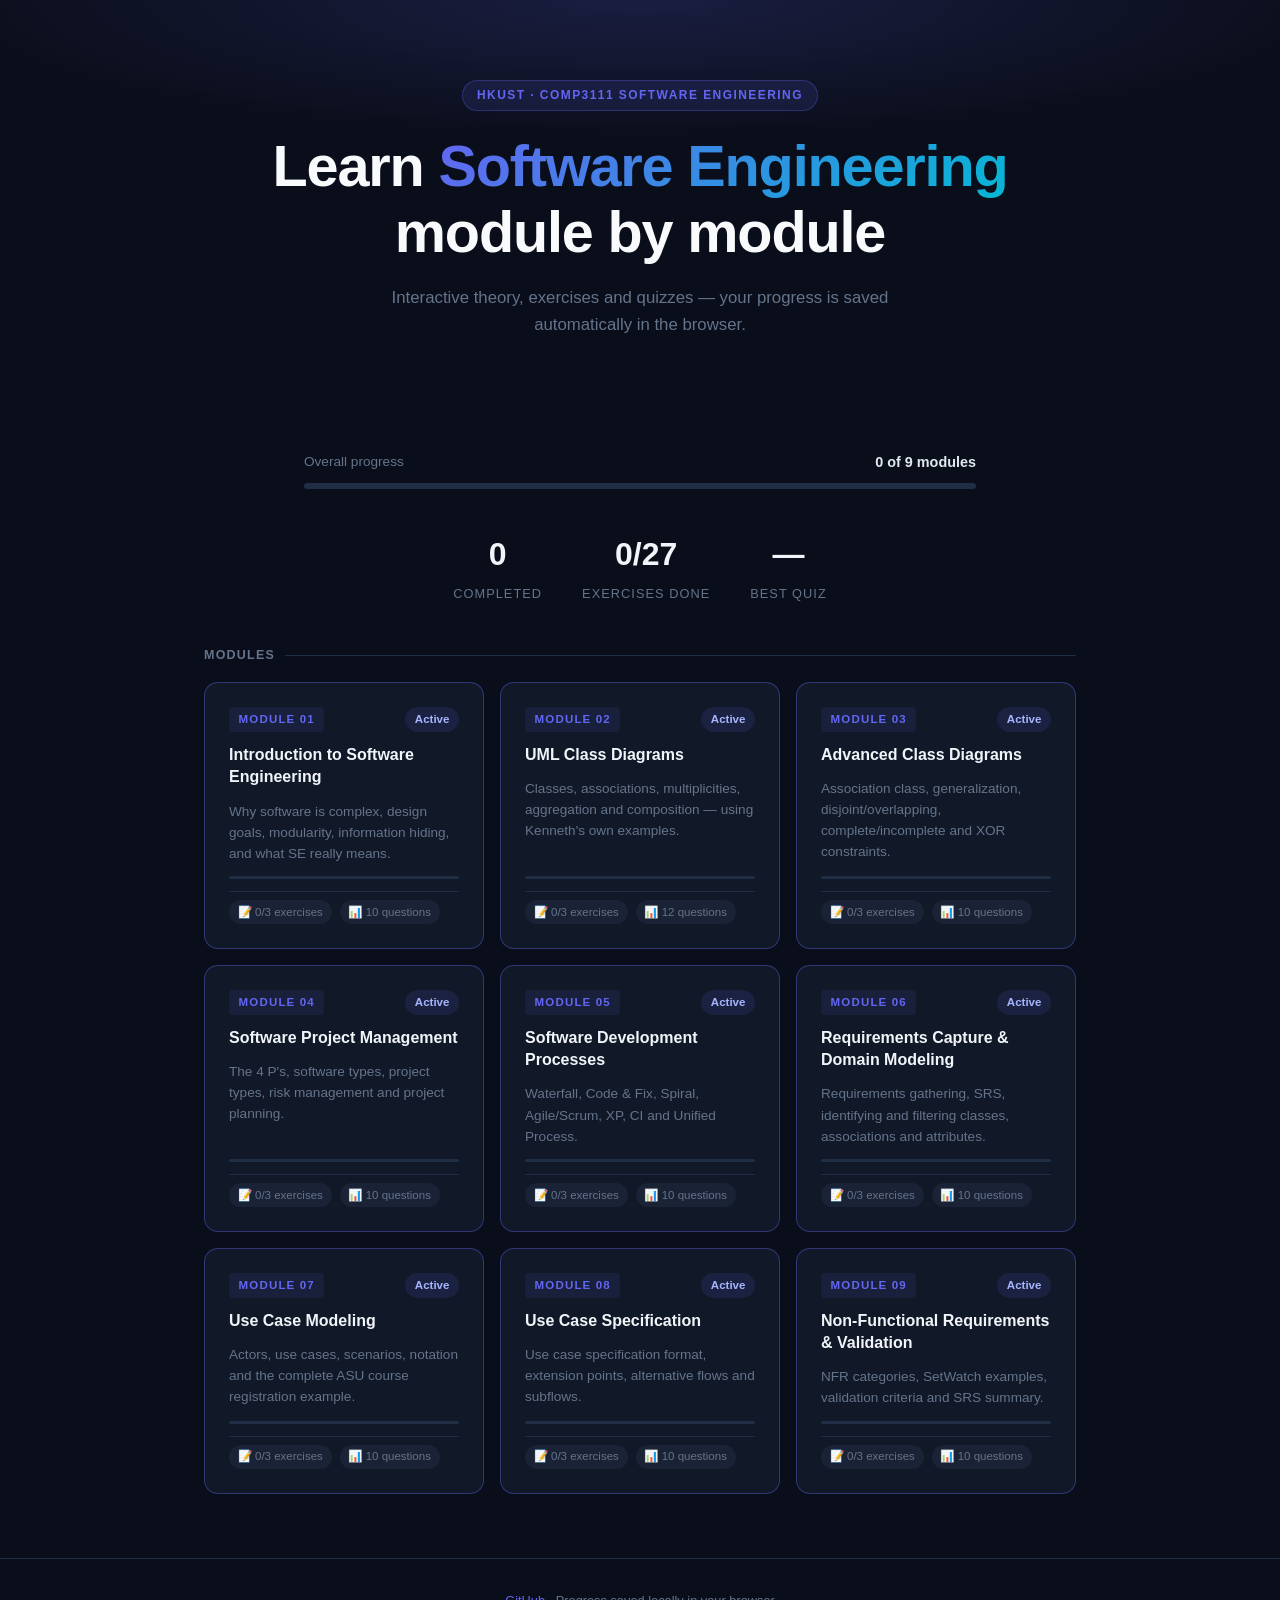
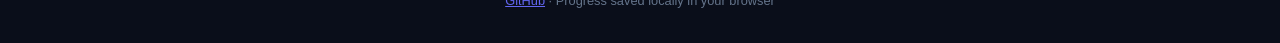
<file: index.html>
<!DOCTYPE html>
<html lang="no">
<head>
  <meta charset="UTF-8">
  <meta name="viewport" content="width=device-width, initial-scale=1.0">
  <title>Software Engineering</title>
  <style>
    :root {
      --bg: #0a0e1a;
      --surface: #111827;
      --surface2: #1a2236;
      --border: #1f2d45;
      --accent: #6366f1;
      --accent2: #06b6d4;
      --text: #e2e8f0;
      --muted: #64748b;
      --success: #22c55e;
      --warn: #f59e0b;
    }
    *, *::before, *::after { box-sizing: border-box; margin: 0; padding: 0; }
    body {
      font-family: -apple-system, BlinkMacSystemFont, 'Inter', 'Segoe UI', sans-serif;
      background: var(--bg);
      color: var(--text);
      min-height: 100vh;
      line-height: 1.6;
    }

    /* ── HERO ── */
    .hero {
      padding: 5rem 2rem 4rem;
      text-align: center;
      position: relative;
      overflow: hidden;
    }
    .hero::before {
      content: '';
      position: absolute;
      inset: 0;
      background: radial-gradient(ellipse 80% 50% at 50% 0%, rgba(99,102,241,.18) 0%, transparent 70%);
      pointer-events: none;
    }
    .hero-tag {
      display: inline-block;
      font-size: 0.75rem;
      font-weight: 600;
      letter-spacing: .12em;
      text-transform: uppercase;
      color: var(--accent);
      background: rgba(99,102,241,.12);
      border: 1px solid rgba(99,102,241,.3);
      padding: .3rem .9rem;
      border-radius: 99px;
      margin-bottom: 1.4rem;
    }
    .hero h1 {
      font-size: clamp(2.2rem, 5vw, 3.6rem);
      font-weight: 800;
      line-height: 1.15;
      letter-spacing: -.02em;
      color: #f8fafc;
    }
    .hero h1 span {
      background: linear-gradient(135deg, var(--accent), var(--accent2));
      -webkit-background-clip: text;
      -webkit-text-fill-color: transparent;
      background-clip: text;
    }
    .hero-sub {
      margin: 1.2rem auto 0;
      max-width: 560px;
      font-size: 1.05rem;
      color: var(--muted);
    }

    /* ── OVERALL PROGRESS ── */
    .progress-section {
      max-width: 720px;
      margin: 3rem auto 0;
      padding: 0 1.5rem;
    }
    .progress-header {
      display: flex;
      justify-content: space-between;
      align-items: center;
      margin-bottom: .6rem;
    }
    .progress-header span { font-size: .85rem; color: var(--muted); }
    .progress-header strong { font-size: .9rem; color: var(--text); }
    .track {
      height: 6px;
      background: var(--border);
      border-radius: 99px;
      overflow: hidden;
    }
    .track-fill {
      height: 100%;
      background: linear-gradient(90deg, var(--accent), var(--accent2));
      border-radius: 99px;
      transition: width .5s cubic-bezier(.4,0,.2,1);
    }

    /* ── STATS ROW ── */
    .stats {
      display: flex;
      justify-content: center;
      gap: 2.5rem;
      padding: 2.5rem 1.5rem;
      max-width: 720px;
      margin: 0 auto;
    }
    .stat { text-align: center; }
    .stat-num {
      font-size: 2rem;
      font-weight: 700;
      color: #f1f5f9;
      display: block;
    }
    .stat-label { font-size: .8rem; color: var(--muted); text-transform: uppercase; letter-spacing: .08em; }

    /* ── SECTION LABEL ── */
    .section-label {
      max-width: 920px;
      margin: 0 auto;
      padding: 0 1.5rem 1rem;
      font-size: .78rem;
      font-weight: 600;
      text-transform: uppercase;
      letter-spacing: .1em;
      color: var(--muted);
      display: flex;
      align-items: center;
      gap: .6rem;
    }
    .section-label::after {
      content: '';
      flex: 1;
      height: 1px;
      background: var(--border);
    }

    /* ── MODULE GRID ── */
    .grid {
      display: grid;
      grid-template-columns: repeat(auto-fill, minmax(280px, 1fr));
      gap: 1rem;
      max-width: 920px;
      margin: 0 auto;
      padding: 0 1.5rem 4rem;
    }

    .card {
      background: var(--surface);
      border: 1px solid var(--border);
      border-radius: 14px;
      padding: 1.5rem;
      cursor: pointer;
      text-decoration: none;
      color: inherit;
      display: flex;
      flex-direction: column;
      gap: .75rem;
      transition: border-color .18s, transform .18s, box-shadow .18s;
      position: relative;
      overflow: hidden;
    }
    .card::before {
      content: '';
      position: absolute;
      top: 0; left: 0; right: 0;
      height: 2px;
      background: linear-gradient(90deg, var(--accent), var(--accent2));
      opacity: 0;
      transition: opacity .18s;
    }
    .card:hover { border-color: rgba(99,102,241,.5); transform: translateY(-3px); box-shadow: 0 8px 32px rgba(0,0,0,.35); }
    .card:hover::before { opacity: 1; }

    .card.locked {
      opacity: .4;
      cursor: not-allowed;
      pointer-events: none;
    }
    .card.done { border-color: rgba(34,197,94,.25); }
    .card.done::before { background: linear-gradient(90deg, var(--success), #16a34a); opacity: 1; }
    .card.active { border-color: rgba(99,102,241,.4); }

    .card-top { display: flex; justify-content: space-between; align-items: flex-start; }
    .card-num {
      font-size: .72rem;
      font-weight: 700;
      letter-spacing: .1em;
      text-transform: uppercase;
      color: var(--accent);
      background: rgba(99,102,241,.1);
      padding: .2rem .6rem;
      border-radius: 4px;
    }
    .card-status {
      font-size: .72rem;
      padding: .2rem .6rem;
      border-radius: 99px;
      font-weight: 600;
    }
    .card-status.done { background: rgba(34,197,94,.12); color: var(--success); }
    .card-status.active { background: rgba(99,102,241,.12); color: #a5b4fc; }
    .card-status.locked-label { background: var(--surface2); color: var(--muted); }

    .card h2 { font-size: 1rem; font-weight: 600; color: #f1f5f9; line-height: 1.4; }
    .card p { font-size: .85rem; color: var(--muted); line-height: 1.55; flex: 1; }

    .card-footer {
      display: flex;
      gap: .5rem;
      flex-wrap: wrap;
      padding-top: .5rem;
      border-top: 1px solid var(--border);
    }
    .pill {
      font-size: .72rem;
      padding: .18rem .55rem;
      border-radius: 99px;
      background: var(--surface2);
      color: var(--muted);
      display: flex;
      align-items: center;
      gap: .3rem;
    }

    .card-progress { height: 3px; background: var(--border); border-radius: 99px; overflow: hidden; }
    .card-progress-fill { height: 100%; background: linear-gradient(90deg, var(--accent), var(--accent2)); border-radius: 99px; }

    /* ── EMPTY STATE ── */
    .empty {
      grid-column: 1 / -1;
      text-align: center;
      padding: 4rem 1rem;
      color: var(--muted);
    }
    .empty-icon { font-size: 2.5rem; margin-bottom: 1rem; display: block; opacity: .5; }
    .empty h3 { font-size: 1rem; font-weight: 600; color: #475569; margin-bottom: .4rem; }
    .empty code { font-size: .82rem; color: #475569; background: var(--surface2); padding: .15rem .45rem; border-radius: 4px; }

    /* ── FOOTER ── */
    footer {
      text-align: center;
      padding: 2rem;
      font-size: .8rem;
      color: var(--muted);
      border-top: 1px solid var(--border);
    }
    footer a { color: var(--accent); }
  </style>
</head>
<body>

  <div class="hero">
    <div class="hero-tag">HKUST · COMP3111 Software Engineering</div>
    <h1>Learn <span>Software Engineering</span><br>module by module</h1>
    <p class="hero-sub">Interactive theory, exercises and quizzes — your progress is saved automatically in the browser.</p>
  </div>

  <div class="progress-section">
    <div class="progress-header">
      <span>Overall progress</span>
      <strong id="progress-text">0 of 0 modules</strong>
    </div>
    <div class="track"><div class="track-fill" id="track-fill" style="width:0%"></div></div>
  </div>

  <div class="stats">
    <div class="stat"><span class="stat-num" id="stat-done">0</span><span class="stat-label">Completed</span></div>
    <div class="stat"><span class="stat-num" id="stat-exercises">0</span><span class="stat-label">Exercises done</span></div>
    <div class="stat"><span class="stat-num" id="stat-quiz">—</span><span class="stat-label">Best quiz</span></div>
  </div>

  <div class="section-label">Modules</div>

  <div class="grid" id="module-grid"></div>

  <footer>
    <a href="https://github.com/Veggis1077/software-engineering-course" target="_blank">GitHub</a> ·
    Progress saved locally in your browser
  </footer>

  <script>
    const STORAGE_KEY = 'se-progress-v1';

    // Module definitions — add entries here as modules are built
    const MODULES = [
      { id: 'mod01', num: '01', title: 'Introduction to Software Engineering', desc: 'Why software is complex, design goals, modularity, information hiding, and what SE really means.', path: 'modules/module-01/', exercises: 3, quizQuestions: 10 },
      { id: 'mod02', num: '02', title: 'UML Class Diagrams', desc: 'Classes, associations, multiplicities, aggregation and composition — using Kenneth\'s own examples.', path: 'modules/module-02/', exercises: 3, quizQuestions: 12 },
      { id: 'mod03', num: '03', title: 'Advanced Class Diagrams', desc: 'Association class, generalization, disjoint/overlapping, complete/incomplete and XOR constraints.', path: 'modules/module-03/', exercises: 3, quizQuestions: 10 },
      { id: 'mod04', num: '04', title: 'Software Project Management', desc: 'The 4 P\'s, software types, project types, risk management and project planning.', path: 'modules/module-04/', exercises: 3, quizQuestions: 10 },
      { id: 'mod05', num: '05', title: 'Software Development Processes', desc: 'Waterfall, Code & Fix, Spiral, Agile/Scrum, XP, CI and Unified Process.', path: 'modules/module-05/', exercises: 3, quizQuestions: 10 },
      { id: 'mod06', num: '06', title: 'Requirements Capture & Domain Modeling', desc: 'Requirements gathering, SRS, identifying and filtering classes, associations and attributes.', path: 'modules/module-06/', exercises: 3, quizQuestions: 10 },
      { id: 'mod07', num: '07', title: 'Use Case Modeling', desc: 'Actors, use cases, scenarios, notation and the complete ASU course registration example.', path: 'modules/module-07/', exercises: 3, quizQuestions: 10 },
      { id: 'mod08', num: '08', title: 'Use Case Specification', desc: 'Use case specification format, extension points, alternative flows and subflows.', path: 'modules/module-08/', exercises: 3, quizQuestions: 10 },
      { id: 'mod09', num: '09', title: 'Non-Functional Requirements & Validation', desc: 'NFR categories, SetWatch examples, validation criteria and SRS summary.', path: 'modules/module-09/', exercises: 3, quizQuestions: 10 },
    ];

    function getProgress() {
      try { return JSON.parse(localStorage.getItem(STORAGE_KEY)) || {}; } catch { return {}; }
    }

    function renderModules() {
      const grid = document.getElementById('module-grid');
      const progress = getProgress();

      if (!MODULES.length) return;

      grid.innerHTML = '';
      let doneCount = 0, totalExercises = 0, doneExercises = 0, bestQuiz = null;

      MODULES.forEach((mod, i) => {
        const p = progress[mod.id] || {};
        const exDone = (p.doneExercises || []).length;
        const quizDone = p.quizDone || false;
        const finished = p.finished || (quizDone && exDone >= (mod.exercises || 0));
        const isActive = !finished;
        const isLocked = false;
        const quizScore = p.quizScore != null ? Math.round(p.quizScore / (p.quizTotal||1) * 100) : null;

        if (finished) doneCount++;
        totalExercises += mod.exercises || 0;
        doneExercises += exDone;
        if (quizScore != null && (bestQuiz === null || quizScore > bestQuiz)) bestQuiz = quizScore;

        const pct = mod.exercises ? Math.round(exDone / mod.exercises * 100) : 0;

        const statusLabel = finished ? 'Done' : isActive ? 'Active' : 'Locked';
        const statusClass = finished ? 'done' : isActive ? 'active' : 'locked-label';
        const cardClass = finished ? 'done' : isActive ? 'active' : 'locked';

        grid.innerHTML += `
          <a href="${mod.path}" class="card ${cardClass}">
            <div class="card-top">
              <span class="card-num">Module ${mod.num}</span>
              <span class="card-status ${statusClass}">${statusLabel}</span>
            </div>
            <h2>${mod.title}</h2>
            <p>${mod.desc}</p>
            <div class="card-progress"><div class="card-progress-fill" style="width:${pct}%"></div></div>
            <div class="card-footer">
              <span class="pill">📝 ${exDone}/${mod.exercises} exercises</span>
              ${quizScore != null ? `<span class="pill">🎯 Quiz ${quizScore}%</span>` : `<span class="pill">📊 ${mod.quizQuestions} questions</span>`}
            </div>
          </a>`;
      });

      // Update stats
      const total = MODULES.length;
      document.getElementById('track-fill').style.width = total ? (doneCount/total*100)+'%' : '0%';
      document.getElementById('progress-text').textContent = `${doneCount} of ${total} modules`;
      document.getElementById('stat-done').textContent = doneCount;
      document.getElementById('stat-exercises').textContent = `${doneExercises}/${totalExercises}`;
      document.getElementById('stat-quiz').textContent = bestQuiz != null ? bestQuiz+'%' : '—';
    }

    renderModules();
  </script>
</body>
</html>
</file>
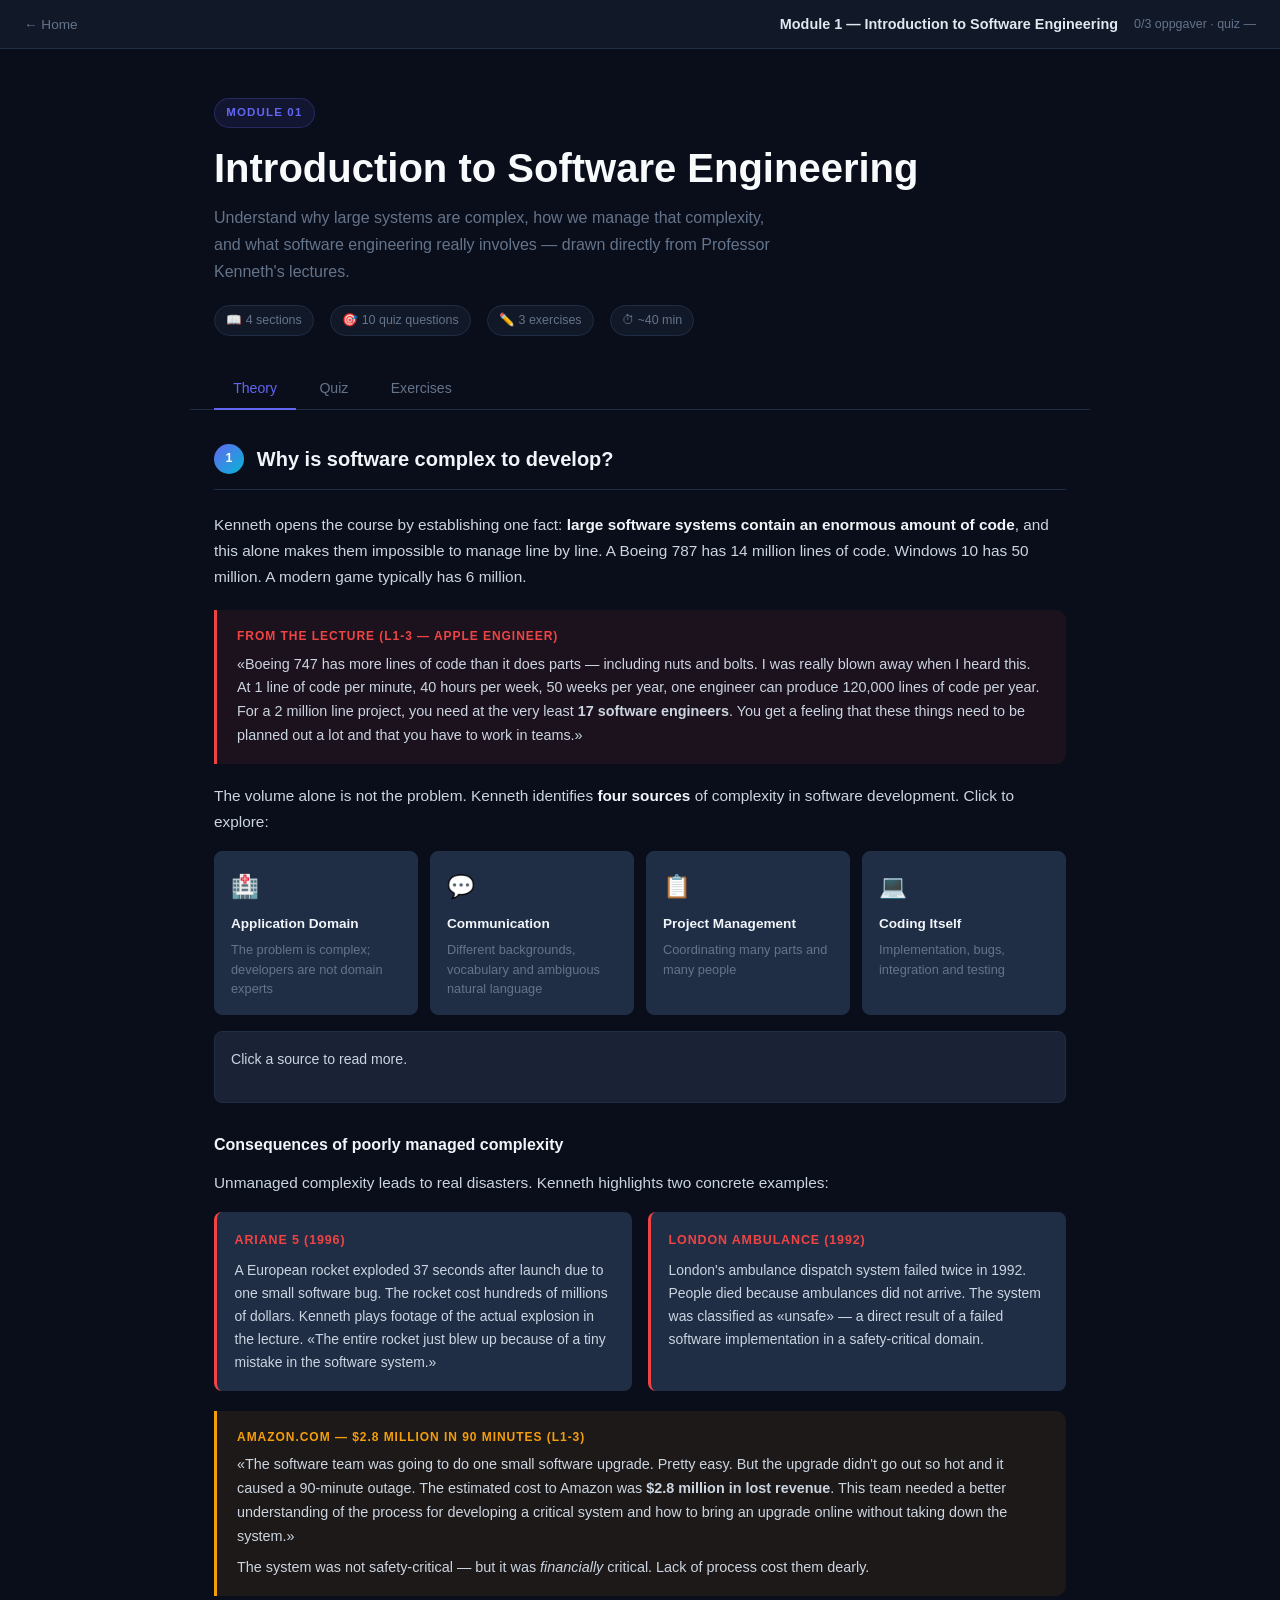
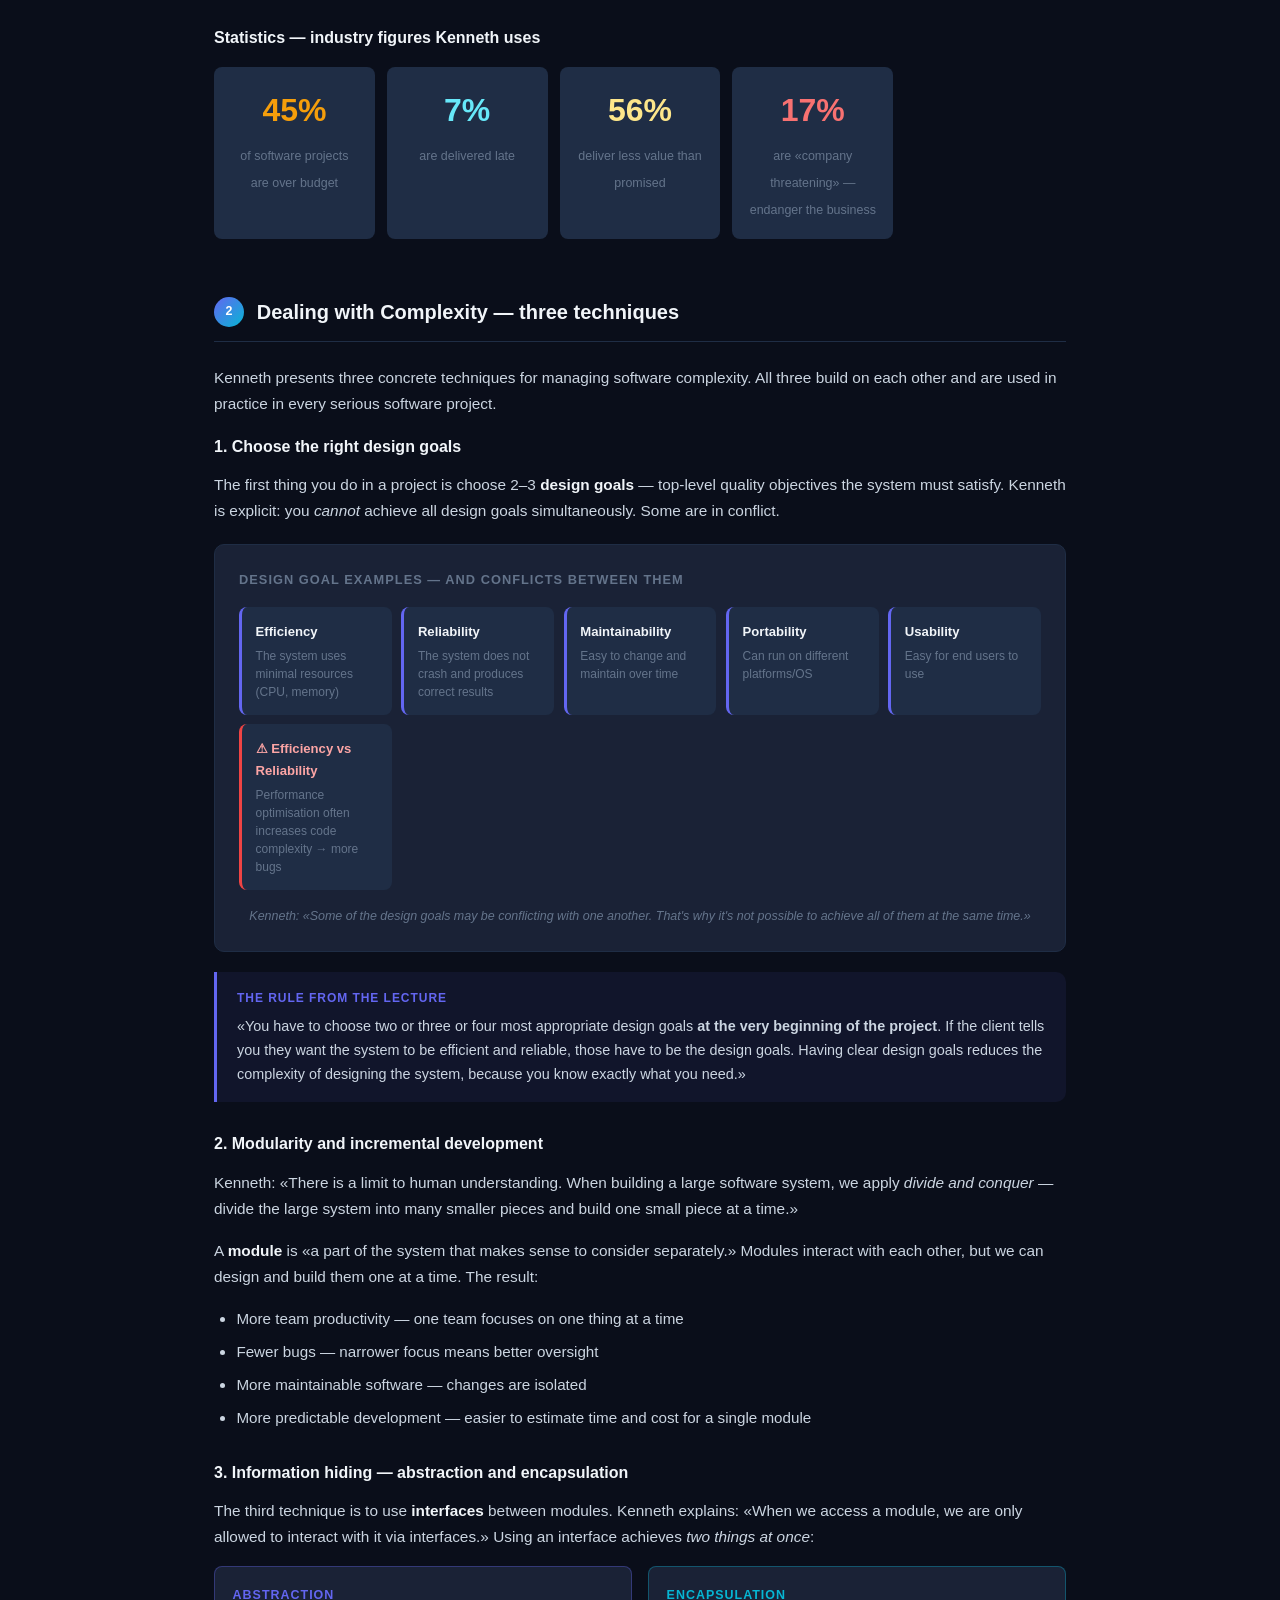
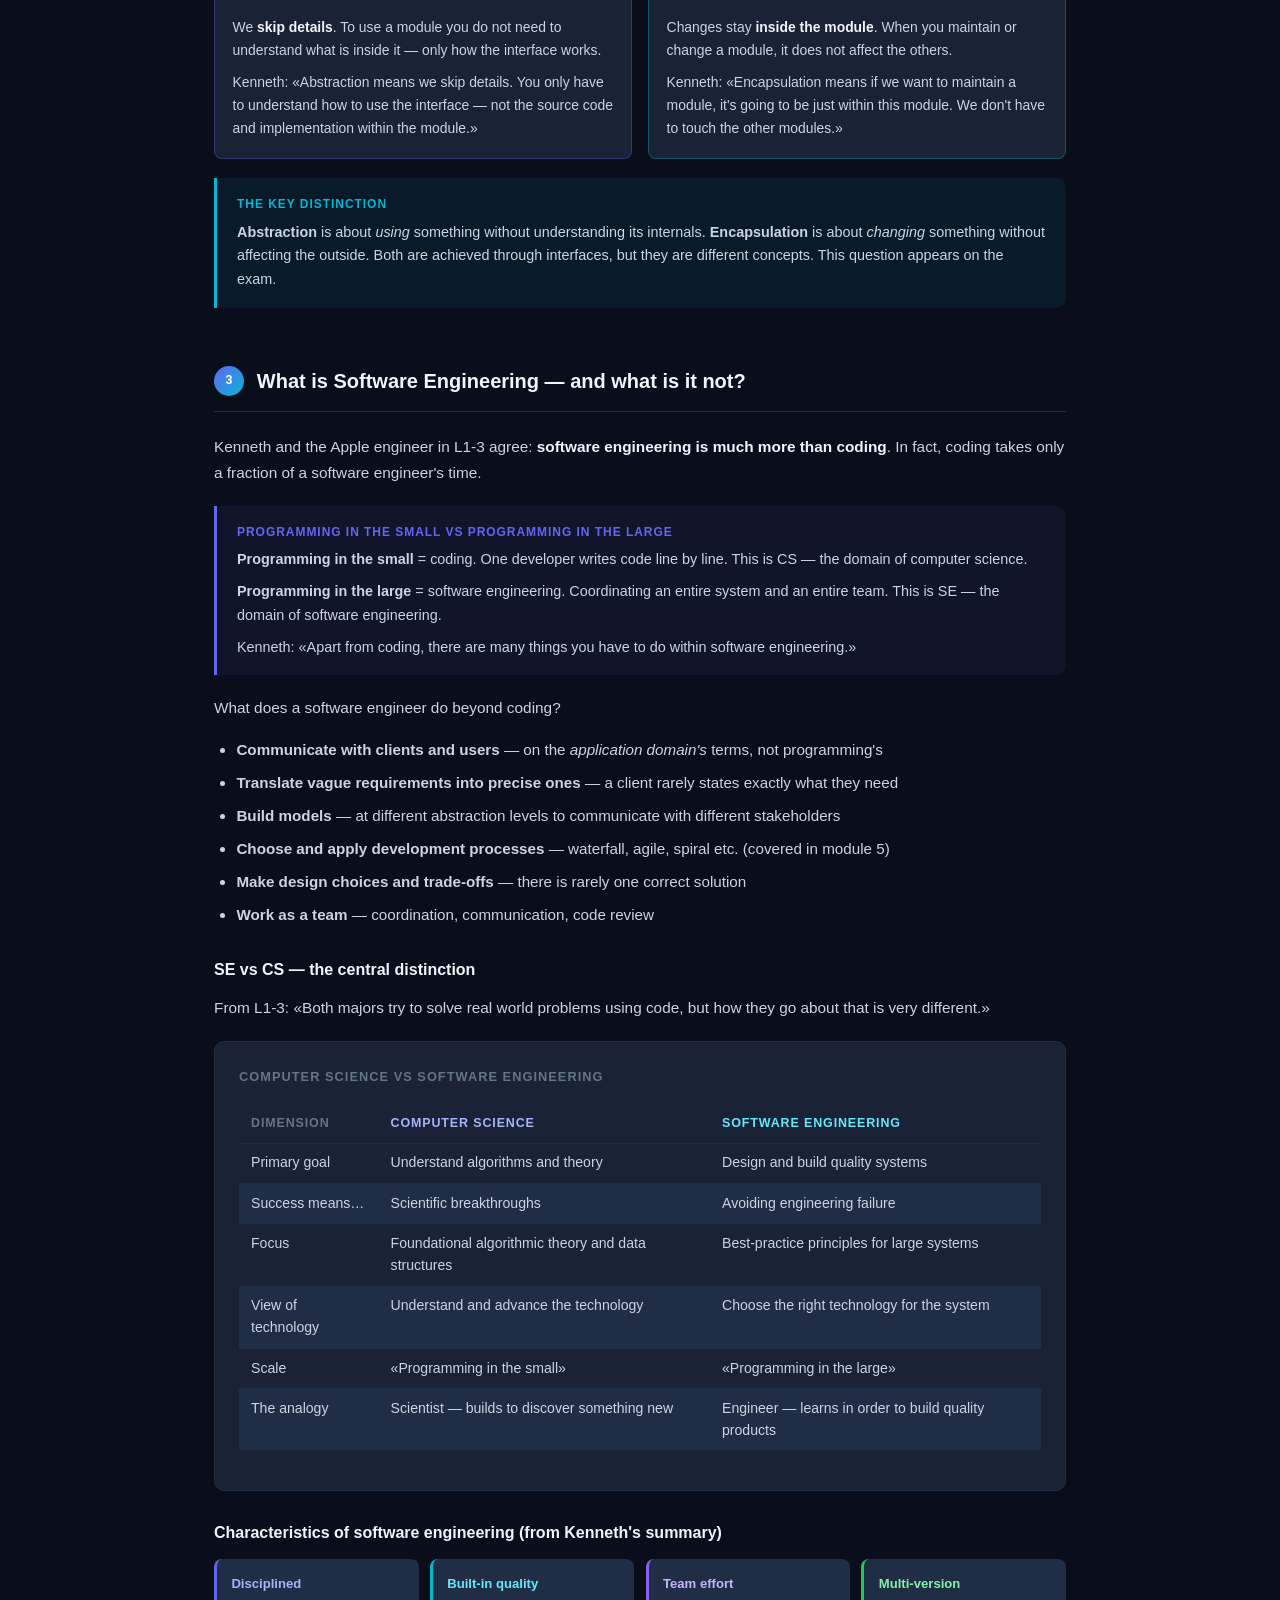
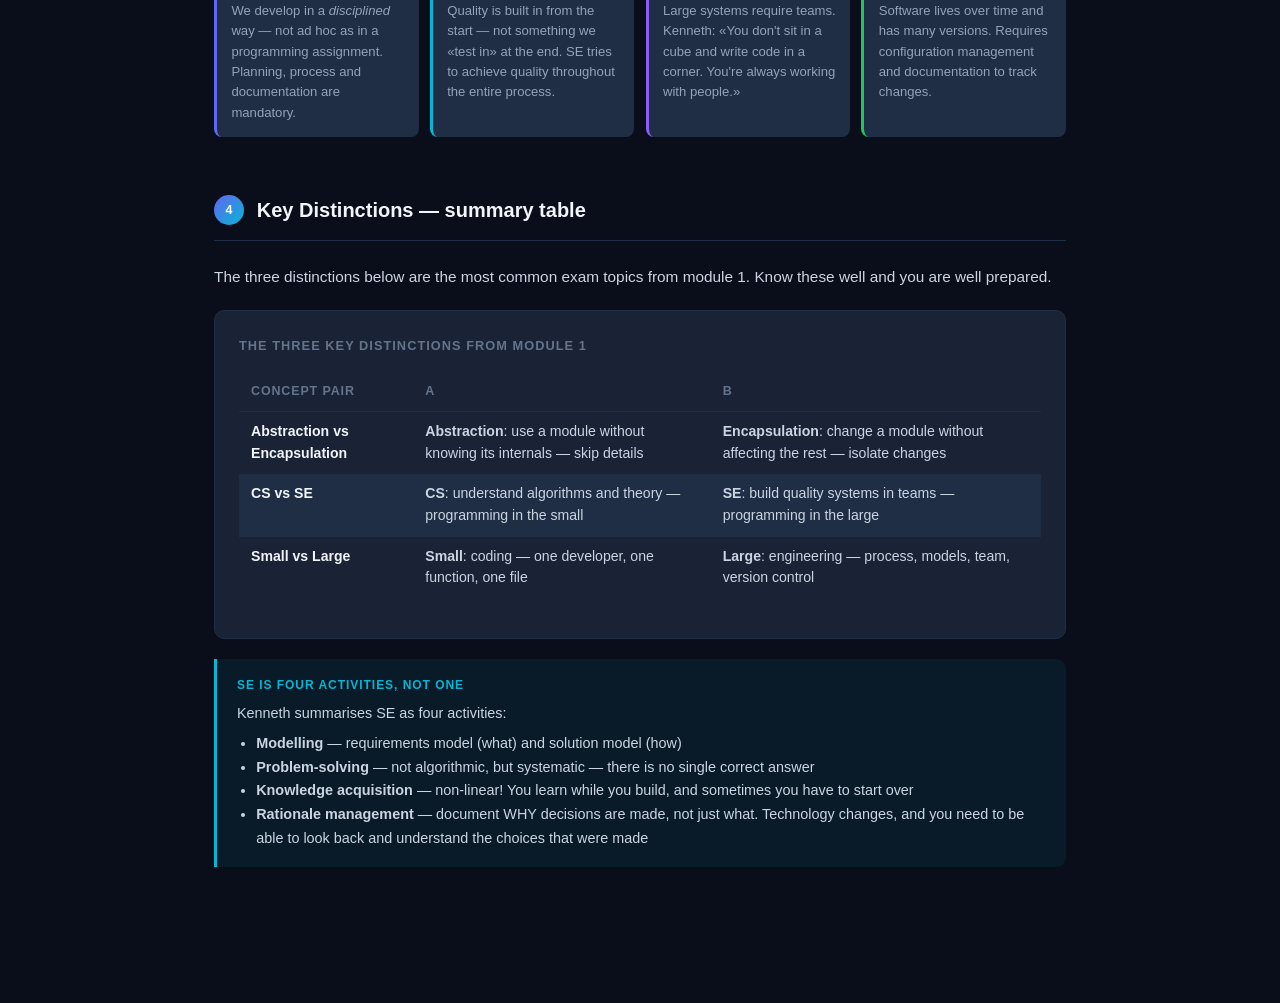
<file: modules/module-01/index.html>
<!DOCTYPE html>
<html lang="en">
<head>
  <meta charset="UTF-8">
  <meta name="viewport" content="width=device-width, initial-scale=1.0">
  <title>Module 1 — Introduction to Software Engineering</title>
  <style>
    :root {
      --bg:#0a0e1a; --surface:#111827; --surface2:#1a2236; --surface3:#1f2d45;
      --border:#1f2d45; --accent:#6366f1; --accent2:#06b6d4; --accent3:#8b5cf6;
      --text:#e2e8f0; --muted:#64748b; --success:#22c55e; --warn:#f59e0b; --danger:#ef4444;
      --radius:10px;
    }
    *,*::before,*::after{box-sizing:border-box;margin:0;padding:0}
    body{font-family:-apple-system,BlinkMacSystemFont,'Inter',sans-serif;background:var(--bg);color:var(--text);line-height:1.7}
    nav{background:var(--surface);border-bottom:1px solid var(--border);padding:.75rem 1.5rem;display:flex;align-items:center;gap:1rem;position:sticky;top:0;z-index:50}
    .nav-back{font-size:.85rem;color:var(--muted);text-decoration:none;display:flex;align-items:center;gap:.3rem}
    .nav-back:hover{color:var(--text)}
    .nav-title{font-size:.9rem;font-weight:600;color:var(--text);margin-left:auto}
    .nav-prog{font-size:.78rem;color:var(--muted)}
    .hero{padding:3rem 1.5rem 2rem;max-width:900px;margin:0 auto}
    .module-tag{font-size:.72rem;font-weight:700;letter-spacing:.1em;text-transform:uppercase;color:var(--accent);background:rgba(99,102,241,.1);border:1px solid rgba(99,102,241,.25);padding:.25rem .7rem;border-radius:99px;display:inline-block;margin-bottom:1rem}
    .hero h1{font-size:clamp(1.7rem,4vw,2.5rem);font-weight:800;color:#f8fafc;line-height:1.2}
    .hero p{margin-top:.75rem;color:var(--muted);font-size:1rem;max-width:580px}
    .hero-meta{display:flex;gap:1rem;margin-top:1.2rem;flex-wrap:wrap}
    .meta-pill{font-size:.78rem;color:var(--muted);background:var(--surface);border:1px solid var(--border);padding:.25rem .7rem;border-radius:99px}
    .tabs{display:flex;gap:.25rem;border-bottom:1px solid var(--border);padding:0 1.5rem;max-width:900px;margin:0 auto}
    .tab{padding:.75rem 1.2rem;font-size:.88rem;font-weight:500;color:var(--muted);cursor:pointer;border-bottom:2px solid transparent;margin-bottom:-1px;background:none;border-top:none;border-left:none;border-right:none;transition:color .15s,border-color .15s}
    .tab:hover{color:var(--text)}
    .tab.active{color:var(--accent);border-bottom-color:var(--accent)}
    .content{max-width:900px;margin:0 auto;padding:2rem 1.5rem 5rem}
    .panel{display:none}
    .panel.active{display:block}

    .section{margin-bottom:3.5rem}
    .section-header{display:flex;align-items:center;gap:.8rem;margin-bottom:1.4rem;padding-bottom:.8rem;border-bottom:1px solid var(--border)}
    .section-num{width:30px;height:30px;background:linear-gradient(135deg,var(--accent),var(--accent2));border-radius:50%;display:flex;align-items:center;justify-content:center;font-size:.78rem;font-weight:700;color:#fff;flex-shrink:0}
    .section h2{font-size:1.25rem;font-weight:700;color:#f1f5f9}
    .prose{color:#cbd5e1;font-size:.96rem;margin-bottom:1rem}
    .prose strong{color:#f1f5f9}
    ul.prose-list{color:#cbd5e1;font-size:.95rem;margin:.5rem 0 1rem 1.4rem}
    ul.prose-list li{margin-bottom:.45rem}

    .callout{border-radius:0 var(--radius) var(--radius) 0;padding:1rem 1.25rem;margin:1.2rem 0}
    .callout.info{background:rgba(99,102,241,.08);border-left:3px solid var(--accent)}
    .callout.tip{background:rgba(6,182,212,.08);border-left:3px solid var(--accent2)}
    .callout.warn{background:rgba(245,158,11,.08);border-left:3px solid var(--warn)}
    .callout.danger{background:rgba(239,68,68,.08);border-left:3px solid var(--danger)}
    .callout-title{font-size:.75rem;font-weight:700;text-transform:uppercase;letter-spacing:.08em;margin-bottom:.4rem}
    .callout.info .callout-title{color:var(--accent)}
    .callout.tip .callout-title{color:var(--accent2)}
    .callout.warn .callout-title{color:var(--warn)}
    .callout.danger .callout-title{color:var(--danger)}
    .callout p,.callout li{font-size:.9rem;color:#cbd5e1;line-height:1.65}
    .callout ul{margin:.4rem 0 0 1.2rem}

    .fig{background:var(--surface2);border:1px solid var(--border);border-radius:var(--radius);padding:1.5rem;margin:1.25rem 0;overflow-x:auto}
    .fig-caption{font-size:.78rem;color:var(--muted);margin-top:.85rem;text-align:center;font-style:italic}
    .fig-title{font-size:.8rem;font-weight:700;text-transform:uppercase;letter-spacing:.08em;color:var(--muted);margin-bottom:1rem}

    .two-col{display:grid;grid-template-columns:1fr 1fr;gap:1rem;margin:1rem 0}
    .stat-cards{display:grid;grid-template-columns:repeat(auto-fill,minmax(155px,1fr));gap:.75rem;margin:1rem 0}
    .stat-card{background:var(--surface3);border-radius:8px;padding:1rem;text-align:center}
    .stat-num{font-size:2rem;font-weight:800;display:block;margin-bottom:.2rem}
    .stat-label{font-size:.78rem;color:var(--muted);line-height:1.4}
    .stat-card.red .stat-num{color:#f87171}
    .stat-card.orange .stat-num{color:var(--warn)}
    .stat-card.yellow .stat-num{color:#fde68a}
    .stat-card.blue .stat-num{color:#67e8f9}

    .complexity-grid{display:grid;grid-template-columns:repeat(auto-fill,minmax(190px,1fr));gap:.75rem;margin:1rem 0}
    .cx-card{background:var(--surface3);border-radius:8px;padding:1rem;cursor:pointer;border:1.5px solid var(--border);transition:border-color .15s}
    .cx-card:hover,.cx-card.active{border-color:var(--accent)}
    .cx-icon{font-size:1.4rem;margin-bottom:.4rem}
    .cx-title{font-size:.85rem;font-weight:700;color:#f1f5f9;margin-bottom:.3rem}
    .cx-desc{font-size:.8rem;color:var(--muted);line-height:1.5}
    .cx-explain{background:var(--surface2);border:1px solid var(--border);border-radius:8px;padding:1rem;font-size:.88rem;color:#cbd5e1;min-height:72px;margin-top:.5rem;line-height:1.65;transition:all .2s}

    .dg-cards{display:grid;grid-template-columns:repeat(auto-fill,minmax(140px,1fr));gap:.6rem;margin:1rem 0}
    .dg-card{background:var(--surface3);border-radius:8px;padding:.85rem;border-left:3px solid var(--accent)}
    .dg-card.conflict{border-left-color:var(--danger)}
    .dg-name{font-size:.82rem;font-weight:700;color:#f1f5f9;margin-bottom:.25rem}
    .dg-desc{font-size:.75rem;color:var(--muted);line-height:1.5}

    .quiz-progress{display:flex;gap:.35rem;margin-bottom:1.75rem;flex-wrap:wrap}
    .qp-dot{width:11px;height:11px;border-radius:50%;background:var(--border);transition:background .2s}
    .qp-dot.correct{background:var(--success)}
    .qp-dot.wrong{background:var(--danger)}
    .q-num{font-size:.72rem;font-weight:700;text-transform:uppercase;letter-spacing:.1em;color:var(--muted);margin-bottom:.5rem}
    .q-text{font-size:1rem;font-weight:600;color:#f1f5f9;margin-bottom:1.25rem;line-height:1.55}
    .q-options{display:flex;flex-direction:column;gap:.5rem}
    .q-opt{background:var(--surface2);border:1px solid var(--border);border-radius:8px;padding:.75rem 1rem;cursor:pointer;font-size:.9rem;color:var(--text);text-align:left;transition:border-color .15s,background .15s}
    .q-opt:hover:not(:disabled){border-color:var(--accent);background:rgba(99,102,241,.08)}
    .q-opt.correct{border-color:var(--success)!important;background:rgba(34,197,94,.1);color:#86efac}
    .q-opt.wrong{border-color:var(--danger)!important;background:rgba(239,68,68,.1);color:#fca5a5}
    .q-explanation{margin-top:.9rem;background:var(--surface3);border-radius:8px;padding:.9rem 1rem;font-size:.87rem;color:#cbd5e1;display:none;line-height:1.65}
    .q-explanation.show{display:block}
    .q-nav{display:flex;gap:.75rem;margin-top:1.25rem;align-items:center;flex-wrap:wrap}
    .q-nav button{padding:.5rem 1.1rem;border-radius:6px;font-size:.85rem;font-weight:500;cursor:pointer;border:1px solid var(--border);background:var(--surface2);color:var(--text);transition:background .15s}
    .q-nav button:hover{background:var(--surface3)}
    .q-nav button.primary{background:var(--accent);border-color:var(--accent);color:#fff}
    .q-nav button.primary:hover{opacity:.88}
    .q-score{font-size:.82rem;color:var(--muted);margin-left:auto}
    .quiz-result{text-align:center;padding:2.5rem}
    .score-big{font-size:3.5rem;font-weight:800;color:var(--accent)}
    .quiz-result p{color:var(--muted);margin-top:.5rem;font-size:.95rem}
    .quiz-result button{margin-top:1.5rem;padding:.6rem 1.6rem;border-radius:6px;background:var(--accent);border:none;color:#fff;font-size:.9rem;font-weight:600;cursor:pointer}

    .exercise{background:var(--surface);border:1px solid var(--border);border-radius:var(--radius);margin-bottom:1.25rem;overflow:hidden}
    .ex-header{padding:1rem 1.25rem;display:flex;align-items:flex-start;gap:.75rem;cursor:pointer;user-select:none}
    .ex-header:hover{background:var(--surface2)}
    .ex-num{background:var(--surface3);border-radius:6px;padding:.2rem .55rem;font-size:.75rem;font-weight:700;color:var(--muted);flex-shrink:0;margin-top:.15rem}
    .ex-header h3{font-size:.92rem;font-weight:600;color:#f1f5f9;flex:1;line-height:1.5}
    .ex-toggle{font-size:.75rem;color:var(--muted);flex-shrink:0;margin-top:.15rem}
    .ex-body{padding:1.25rem;border-top:1px solid var(--border);display:none}
    .ex-body p,.ex-body li{font-size:.9rem;color:#cbd5e1;line-height:1.65}
    .ex-body ul{margin:.6rem 0 .6rem 1.3rem}
    .ex-body strong{color:#f1f5f9}
    .solution{background:var(--surface2);border-radius:8px;padding:1.1rem;margin-top:1rem;display:none}
    .solution.show{display:block}
    .sol-title{font-size:.78rem;font-weight:700;text-transform:uppercase;letter-spacing:.08em;color:var(--success);margin-bottom:.65rem}
    .solution p,.solution li{font-size:.88rem;color:#cbd5e1;line-height:1.65}
    .solution ul{margin:.5rem 0 .5rem 1.3rem}
    .solution strong{color:#f1f5f9}
    .sol-btn{margin-top:.85rem;padding:.4rem .9rem;border-radius:6px;font-size:.82rem;font-weight:500;background:transparent;border:1px solid var(--border);color:var(--muted);cursor:pointer;transition:color .15s,border-color .15s}
    .sol-btn:hover{border-color:var(--success);color:var(--success)}
    .done-btn{display:inline-block;margin-top:.75rem;padding:.5rem 1.1rem;border-radius:6px;font-size:.85rem;font-weight:500;background:rgba(34,197,94,.08);border:1px solid rgba(34,197,94,.25);color:var(--success);cursor:pointer;transition:background .15s}
    .done-btn:hover{background:rgba(34,197,94,.18)}
    .done-btn.done{background:rgba(34,197,94,.2)}

    code{font-family:'Courier New',monospace;font-size:.85em;background:var(--surface3);padding:.1em .4em;border-radius:4px;color:#a5b4fc}
    table.compare{width:100%;border-collapse:collapse;font-size:.88rem;margin:.75rem 0 1rem}
    table.compare th{text-align:left;padding:.55rem .75rem;color:var(--muted);font-weight:600;font-size:.78rem;text-transform:uppercase;letter-spacing:.07em;border-bottom:1px solid var(--border)}
    table.compare td{padding:.55rem .75rem;border-bottom:1px solid var(--border);color:#cbd5e1;vertical-align:top;line-height:1.55}
    table.compare tr:last-child td{border-bottom:none}
    table.compare tr:nth-child(even) td{background:var(--surface3)}
    @media(max-width:600px){.two-col{grid-template-columns:1fr}}
  </style>
</head>
<body>

<nav>
  <a href="../../index.html" class="nav-back">← Home</a>
  <span class="nav-title">Module 1 — Introduction to Software Engineering</span>
  <span class="nav-prog" id="nav-prog"></span>
</nav>

<div class="hero">
  <div class="module-tag">Module 01</div>
  <h1>Introduction to Software Engineering</h1>
  <p>Understand why large systems are complex, how we manage that complexity, and what software engineering really involves — drawn directly from Professor Kenneth's lectures.</p>
  <div class="hero-meta">
    <span class="meta-pill">📖 4 sections</span>
    <span class="meta-pill">🎯 10 quiz questions</span>
    <span class="meta-pill">✏️ 3 exercises</span>
    <span class="meta-pill">⏱ ~40 min</span>
  </div>
</div>

<div class="tabs">
  <button class="tab active" onclick="switchTab('theory',this)">Theory</button>
  <button class="tab" onclick="switchTab('quiz',this)">Quiz</button>
  <button class="tab" onclick="switchTab('exercises',this)">Exercises</button>
</div>

<div class="content">

<!-- ═══ THEORY ═══ -->
<div class="panel active" id="panel-theory">

<!-- ─── SEKSJON 1: Hvorfor er software komplekst ─── -->
<div class="section">
  <div class="section-header">
    <div class="section-num">1</div>
    <h2>Why is software complex to develop?</h2>
  </div>

  <p class="prose">Kenneth opens the course by establishing one fact: <strong>large software systems contain an enormous amount of code</strong>, and this alone makes them impossible to manage line by line. A Boeing 787 has 14 million lines of code. Windows 10 has 50 million. A modern game typically has 6 million.</p>

  <div class="callout danger">
    <div class="callout-title">From the lecture (L1-3 — Apple engineer)</div>
    <p>«Boeing 747 has more lines of code than it does parts — including nuts and bolts. I was really blown away when I heard this. At 1 line of code per minute, 40 hours per week, 50 weeks per year, one engineer can produce 120,000 lines of code per year. For a 2 million line project, you need at the very least <strong>17 software engineers</strong>. You get a feeling that these things need to be planned out a lot and that you have to work in teams.»</p>
  </div>

  <p class="prose">The volume alone is not the problem. Kenneth identifies <strong>four sources</strong> of complexity in software development. Click to explore:</p>

  <div class="complexity-grid">
    <div class="cx-card" onclick="showCx(this,'<strong style=&quot;color:#f1f5f9&quot;>Application Domain</strong><br><br>The problem itself is difficult, and developers are rarely domain experts. Kenneth: «If I ask you to build a software system for a hospital, you are an expert in programming but not in the hospital domain. You may have to learn about the application domain before you can work on the system.»<br><br>The client\'s vocabulary differs from the programmer\'s — «store numbers» could mean integer, float, or an entirely different concept.')">
      <div class="cx-icon">🏥</div>
      <div class="cx-title">Application Domain</div>
      <div class="cx-desc">The problem is complex; developers are not domain experts</div>
    </div>
    <div class="cx-card" onclick="showCx(this,'<strong style=&quot;color:#f1f5f9&quot;>Communication</strong><br><br>Different stakeholders use different vocabularies and have different backgrounds. Kenneth: «Your client may ask you to build a system to store numbers. You may have to clarify whether they mean integer, real numbers, or floating point numbers.»<br><br>Natural language is inherently ambiguous. Two people can read the same requirements document and understand two different things.')">
      <div class="cx-icon">💬</div>
      <div class="cx-title">Communication</div>
      <div class="cx-desc">Different backgrounds, vocabulary and ambiguous natural language</div>
    </div>
    <div class="cx-card" onclick="showCx(this,'<strong style=&quot;color:#f1f5f9&quot;>Project Management</strong><br><br>Large projects require coordination of many people and many parts. Kenneth: «We have to divide the project into pieces and then reassemble the pieces. We need to coordinate with many different parts and also many different people.»<br><br>The more people, the more communication complexity — and coordination failures can ruin everything.')">
      <div class="cx-icon">📋</div>
      <div class="cx-title">Project Management</div>
      <div class="cx-desc">Coordinating many parts and many people</div>
    </div>
    <div class="cx-card" onclick="showCx(this,'<strong style=&quot;color:#f1f5f9&quot;>Coding Itself</strong><br><br>Kenneth: «Coding itself is going to be complicated and creating useful software is going to be a complicated process.»<br><br>Even though coding is «just» implementation, it is a complex discipline in its own right — bugs, integration, testing, performance and security all demand their own expertise.')">
      <div class="cx-icon">💻</div>
      <div class="cx-title">Coding Itself</div>
      <div class="cx-desc">Implementation, bugs, integration and testing</div>
    </div>
  </div>
  <div class="cx-explain" id="cx-explain">Click a source to read more.</div>

  <h3 style="font-size:1rem;font-weight:700;color:#f1f5f9;margin:1.75rem 0 .75rem">Consequences of poorly managed complexity</h3>
  <p class="prose">Unmanaged complexity leads to real disasters. Kenneth highlights two concrete examples:</p>

  <div class="two-col" style="margin:1rem 0">
    <div style="background:var(--surface3);border-radius:8px;padding:1.1rem;border-left:3px solid var(--danger)">
      <div style="font-size:.78rem;font-weight:700;color:var(--danger);text-transform:uppercase;letter-spacing:.07em;margin-bottom:.5rem">Ariane 5 (1996)</div>
      <p style="font-size:.87rem;color:#cbd5e1;line-height:1.65">A European rocket exploded 37 seconds after launch due to one small software bug. The rocket cost hundreds of millions of dollars. Kenneth plays footage of the actual explosion in the lecture. «The entire rocket just blew up because of a tiny mistake in the software system.»</p>
    </div>
    <div style="background:var(--surface3);border-radius:8px;padding:1.1rem;border-left:3px solid var(--danger)">
      <div style="font-size:.78rem;font-weight:700;color:var(--danger);text-transform:uppercase;letter-spacing:.07em;margin-bottom:.5rem">London Ambulance (1992)</div>
      <p style="font-size:.87rem;color:#cbd5e1;line-height:1.65">London's ambulance dispatch system failed twice in 1992. People died because ambulances did not arrive. The system was classified as «unsafe» — a direct result of a failed software implementation in a safety-critical domain.</p>
    </div>
  </div>

  <div class="callout warn">
    <div class="callout-title">Amazon.com — $2.8 million in 90 minutes (L1-3)</div>
    <p>«The software team was going to do one small software upgrade. Pretty easy. But the upgrade didn't go out so hot and it caused a 90-minute outage. The estimated cost to Amazon was <strong>$2.8 million in lost revenue</strong>. This team needed a better understanding of the process for developing a critical system and how to bring an upgrade online without taking down the system.»</p>
    <p style="margin-top:.5rem">The system was not safety-critical — but it was <em>financially</em> critical. Lack of process cost them dearly.</p>
  </div>

  <h3 style="font-size:1rem;font-weight:700;color:#f1f5f9;margin:1.75rem 0 .75rem">Statistics — industry figures Kenneth uses</h3>
  <div class="stat-cards">
    <div class="stat-card orange">
      <span class="stat-num">45%</span>
      <span class="stat-label">of software projects are over budget</span>
    </div>
    <div class="stat-card blue">
      <span class="stat-num">7%</span>
      <span class="stat-label">are delivered late</span>
    </div>
    <div class="stat-card yellow">
      <span class="stat-num">56%</span>
      <span class="stat-label">deliver less value than promised</span>
    </div>
    <div class="stat-card red">
      <span class="stat-num">17%</span>
      <span class="stat-label">are «company threatening» — endanger the business</span>
    </div>
  </div>
</div>

<!-- ─── SEKSJON 2: Håndtere kompleksitet ─── -->
<div class="section">
  <div class="section-header">
    <div class="section-num">2</div>
    <h2>Dealing with Complexity — three techniques</h2>
  </div>

  <p class="prose">Kenneth presents three concrete techniques for managing software complexity. All three build on each other and are used in practice in every serious software project.</p>

  <h3 style="font-size:1rem;font-weight:700;color:#f1f5f9;margin:0 0 .75rem">1. Choose the right design goals</h3>
  <p class="prose">The first thing you do in a project is choose 2–3 <strong>design goals</strong> — top-level quality objectives the system must satisfy. Kenneth is explicit: you <em>cannot</em> achieve all design goals simultaneously. Some are in conflict.</p>

  <div class="fig">
    <div class="fig-title">Design goal examples — and conflicts between them</div>
    <div class="dg-cards">
      <div class="dg-card"><div class="dg-name">Efficiency</div><div class="dg-desc">The system uses minimal resources (CPU, memory)</div></div>
      <div class="dg-card"><div class="dg-name">Reliability</div><div class="dg-desc">The system does not crash and produces correct results</div></div>
      <div class="dg-card"><div class="dg-name">Maintainability</div><div class="dg-desc">Easy to change and maintain over time</div></div>
      <div class="dg-card"><div class="dg-name">Portability</div><div class="dg-desc">Can run on different platforms/OS</div></div>
      <div class="dg-card"><div class="dg-name">Usability</div><div class="dg-desc">Easy for end users to use</div></div>
      <div class="dg-card conflict"><div class="dg-name" style="color:#fca5a5">⚠ Efficiency vs Reliability</div><div class="dg-desc">Performance optimisation often increases code complexity → more bugs</div></div>
    </div>
    <div class="fig-caption">Kenneth: «Some of the design goals may be conflicting with one another. That's why it's not possible to achieve all of them at the same time.»</div>
  </div>

  <div class="callout info">
    <div class="callout-title">The rule from the lecture</div>
    <p>«You have to choose two or three or four most appropriate design goals <strong>at the very beginning of the project</strong>. If the client tells you they want the system to be efficient and reliable, those have to be the design goals. Having clear design goals reduces the complexity of designing the system, because you know exactly what you need.»</p>
  </div>

  <h3 style="font-size:1rem;font-weight:700;color:#f1f5f9;margin:1.75rem 0 .75rem">2. Modularity and incremental development</h3>
  <p class="prose">Kenneth: «There is a limit to human understanding. When building a large software system, we apply <em>divide and conquer</em> — divide the large system into many smaller pieces and build one small piece at a time.»</p>

  <p class="prose">A <strong>module</strong> is «a part of the system that makes sense to consider separately.» Modules interact with each other, but we can design and build them one at a time. The result:</p>

  <ul class="prose-list">
    <li>More team productivity — one team focuses on one thing at a time</li>
    <li>Fewer bugs — narrower focus means better oversight</li>
    <li>More maintainable software — changes are isolated</li>
    <li>More predictable development — easier to estimate time and cost for a single module</li>
  </ul>

  <h3 style="font-size:1rem;font-weight:700;color:#f1f5f9;margin:1.75rem 0 .75rem">3. Information hiding — abstraction and encapsulation</h3>
  <p class="prose">The third technique is to use <strong>interfaces</strong> between modules. Kenneth explains: «When we access a module, we are only allowed to interact with it via interfaces.» Using an interface achieves <em>two things at once</em>:</p>

  <div class="two-col">
    <div style="background:var(--surface2);border:1px solid rgba(99,102,241,.35);border-radius:8px;padding:1.1rem">
      <div style="font-size:.78rem;font-weight:700;text-transform:uppercase;letter-spacing:.08em;color:var(--accent);margin-bottom:.6rem">Abstraction</div>
      <p style="font-size:.87rem;color:#cbd5e1;line-height:1.65">We <strong style="color:#f1f5f9">skip details</strong>. To use a module you do not need to understand what is inside it — only how the interface works.</p>
      <p style="font-size:.87rem;color:#cbd5e1;line-height:1.65;margin-top:.6rem">Kenneth: «Abstraction means we skip details. You only have to understand how to use the interface — not the source code and implementation within the module.»</p>
    </div>
    <div style="background:var(--surface2);border:1px solid rgba(6,182,212,.35);border-radius:8px;padding:1.1rem">
      <div style="font-size:.78rem;font-weight:700;text-transform:uppercase;letter-spacing:.08em;color:var(--accent2);margin-bottom:.6rem">Encapsulation</div>
      <p style="font-size:.87rem;color:#cbd5e1;line-height:1.65">Changes stay <strong style="color:#f1f5f9">inside the module</strong>. When you maintain or change a module, it does not affect the others.</p>
      <p style="font-size:.87rem;color:#cbd5e1;line-height:1.65;margin-top:.6rem">Kenneth: «Encapsulation means if we want to maintain a module, it's going to be just within this module. We don't have to touch the other modules.»</p>
    </div>
  </div>

  <div class="callout tip">
    <div class="callout-title">The key distinction</div>
    <p><strong>Abstraction</strong> is about <em>using</em> something without understanding its internals. <strong>Encapsulation</strong> is about <em>changing</em> something without affecting the outside. Both are achieved through interfaces, but they are different concepts. This question appears on the exam.</p>
  </div>
</div>

<!-- ─── SEKSJON 3: Hva er software engineering ─── -->
<div class="section">
  <div class="section-header">
    <div class="section-num">3</div>
    <h2>What is Software Engineering — and what is it not?</h2>
  </div>

  <p class="prose">Kenneth and the Apple engineer in L1-3 agree: <strong>software engineering is much more than coding</strong>. In fact, coding takes only a fraction of a software engineer's time.</p>

  <div class="callout info">
    <div class="callout-title">Programming in the small vs programming in the large</div>
    <p><strong>Programming in the small</strong> = coding. One developer writes code line by line. This is CS — the domain of computer science.</p>
    <p style="margin-top:.5rem"><strong>Programming in the large</strong> = software engineering. Coordinating an entire system and an entire team. This is SE — the domain of software engineering.</p>
    <p style="margin-top:.5rem">Kenneth: «Apart from coding, there are many things you have to do within software engineering.»</p>
  </div>

  <p class="prose">What does a software engineer do beyond coding?</p>
  <ul class="prose-list">
    <li><strong>Communicate with clients and users</strong> — on the <em>application domain's</em> terms, not programming's</li>
    <li><strong>Translate vague requirements into precise ones</strong> — a client rarely states exactly what they need</li>
    <li><strong>Build models</strong> — at different abstraction levels to communicate with different stakeholders</li>
    <li><strong>Choose and apply development processes</strong> — waterfall, agile, spiral etc. (covered in module 5)</li>
    <li><strong>Make design choices and trade-offs</strong> — there is rarely one correct solution</li>
    <li><strong>Work as a team</strong> — coordination, communication, code review</li>
  </ul>

  <h3 style="font-size:1rem;font-weight:700;color:#f1f5f9;margin:1.75rem 0 .75rem">SE vs CS — the central distinction</h3>
  <p class="prose">From L1-3: «Both majors try to solve real world problems using code, but how they go about that is very different.»</p>

  <div class="fig">
    <div class="fig-title">Computer Science vs Software Engineering</div>
    <table class="compare">
      <thead>
        <tr>
          <th>Dimension</th>
          <th style="color:#a5b4fc">Computer Science</th>
          <th style="color:#67e8f9">Software Engineering</th>
        </tr>
      </thead>
      <tbody>
        <tr>
          <td>Primary goal</td>
          <td>Understand algorithms and theory</td>
          <td>Design and build quality systems</td>
        </tr>
        <tr>
          <td>Success means…</td>
          <td>Scientific breakthroughs</td>
          <td>Avoiding engineering failure</td>
        </tr>
        <tr>
          <td>Focus</td>
          <td>Foundational algorithmic theory and data structures</td>
          <td>Best-practice principles for large systems</td>
        </tr>
        <tr>
          <td>View of technology</td>
          <td>Understand and advance the technology</td>
          <td>Choose the right technology for the system</td>
        </tr>
        <tr>
          <td>Scale</td>
          <td>«Programming in the small»</td>
          <td>«Programming in the large»</td>
        </tr>
        <tr>
          <td>The analogy</td>
          <td>Scientist — builds to discover something new</td>
          <td>Engineer — learns in order to build quality products</td>
        </tr>
      </tbody>
    </table>
  </div>

  <h3 style="font-size:1rem;font-weight:700;color:#f1f5f9;margin:1.75rem 0 .75rem">Characteristics of software engineering (from Kenneth's summary)</h3>
  <div style="display:grid;grid-template-columns:repeat(auto-fill,minmax(200px,1fr));gap:.7rem;margin:.75rem 0">
    <div style="background:var(--surface3);border-radius:8px;padding:.9rem;border-left:3px solid var(--accent)">
      <div style="font-size:.82rem;font-weight:700;color:#a5b4fc;margin-bottom:.35rem">Disciplined</div>
      <p style="font-size:.82rem;color:#94a3b8;line-height:1.55">We develop in a <em>disciplined</em> way — not ad hoc as in a programming assignment. Planning, process and documentation are mandatory.</p>
    </div>
    <div style="background:var(--surface3);border-radius:8px;padding:.9rem;border-left:3px solid var(--accent2)">
      <div style="font-size:.82rem;font-weight:700;color:#67e8f9;margin-bottom:.35rem">Built-in quality</div>
      <p style="font-size:.82rem;color:#94a3b8;line-height:1.55">Quality is built in from the start — not something we «test in» at the end. SE tries to achieve quality throughout the entire process.</p>
    </div>
    <div style="background:var(--surface3);border-radius:8px;padding:.9rem;border-left:3px solid var(--accent3)">
      <div style="font-size:.82rem;font-weight:700;color:#c4b5fd;margin-bottom:.35rem">Team effort</div>
      <p style="font-size:.82rem;color:#94a3b8;line-height:1.55">Large systems require teams. Kenneth: «You don't sit in a cube and write code in a corner. You're always working with people.»</p>
    </div>
    <div style="background:var(--surface3);border-radius:8px;padding:.9rem;border-left:3px solid var(--success)">
      <div style="font-size:.82rem;font-weight:700;color:#86efac;margin-bottom:.35rem">Multi-version</div>
      <p style="font-size:.82rem;color:#94a3b8;line-height:1.55">Software lives over time and has many versions. Requires configuration management and documentation to track changes.</p>
    </div>
  </div>
</div>

<!-- ─── SEKSJON 4: Oppsummering ─── -->
<div class="section">
  <div class="section-header">
    <div class="section-num">4</div>
    <h2>Key Distinctions — summary table</h2>
  </div>

  <p class="prose">The three distinctions below are the most common exam topics from module 1. Know these well and you are well prepared.</p>

  <div class="fig">
    <div class="fig-title">The three key distinctions from module 1</div>
    <table class="compare">
      <thead>
        <tr><th>Concept pair</th><th>A</th><th>B</th></tr>
      </thead>
      <tbody>
        <tr>
          <td><strong style="color:#f1f5f9">Abstraction vs Encapsulation</strong></td>
          <td><strong>Abstraction</strong>: use a module without knowing its internals — skip details</td>
          <td><strong>Encapsulation</strong>: change a module without affecting the rest — isolate changes</td>
        </tr>
        <tr>
          <td><strong style="color:#f1f5f9">CS vs SE</strong></td>
          <td><strong>CS</strong>: understand algorithms and theory — programming in the small</td>
          <td><strong>SE</strong>: build quality systems in teams — programming in the large</td>
        </tr>
        <tr>
          <td><strong style="color:#f1f5f9">Small vs Large</strong></td>
          <td><strong>Small</strong>: coding — one developer, one function, one file</td>
          <td><strong>Large</strong>: engineering — process, models, team, version control</td>
        </tr>
      </tbody>
    </table>
  </div>

  <div class="callout tip">
    <div class="callout-title">SE is four activities, not one</div>
    <p>Kenneth summarises SE as four activities:</p>
    <ul>
      <li><strong>Modelling</strong> — requirements model (what) and solution model (how)</li>
      <li><strong>Problem-solving</strong> — not algorithmic, but systematic — there is no single correct answer</li>
      <li><strong>Knowledge acquisition</strong> — non-linear! You learn while you build, and sometimes you have to start over</li>
      <li><strong>Rationale management</strong> — document WHY decisions are made, not just what. Technology changes, and you need to be able to look back and understand the choices that were made</li>
    </ul>
  </div>
</div>

</div><!-- /panel-theory -->

<!-- ═══ QUIZ ═══ -->
<div class="panel" id="panel-quiz">
  <div class="quiz-progress" id="quiz-dots"></div>
  <div id="quiz-container"></div>
</div>

<!-- ═══ EXERCISES ═══ -->
<div class="panel" id="panel-exercises">

  <div class="exercise">
    <div class="ex-header" onclick="toggleEx(this)">
      <span class="ex-num">Ex 1</span>
      <h3>Identify complexity sources and design goals</h3>
      <span class="ex-toggle">▾</span>
    </div>
    <div class="ex-body">
      <p><strong>Scenario:</strong> A hospital wants a new patient records system. The client is the hospital director who knows nothing about programming. The system must handle hundreds of thousands of patient records and be available 24/7. The budget is limited.</p>
      <ul>
        <li><strong>a)</strong> Which of the four sources of software complexity are present here, and why?</li>
        <li><strong>b)</strong> Choose 2–3 design goals and justify your choice. Are any of them potentially in conflict?</li>
        <li><strong>c)</strong> What is meant by the «1 line per minute» problem? Relate it to this example.</li>
      </ul>
      <button class="sol-btn" onclick="toggleSol(this)">Show solution</button>
      <div class="solution">
        <div class="sol-title">Solution</div>
        <p><strong>a) Complexity sources:</strong></p>
        <ul>
          <li><strong>Application domain</strong>: Developers are not medical experts. They must learn about HIPAA, ICD codes, clinical workflows etc. before they can build the system.</li>
          <li><strong>Communication</strong>: The hospital director talks about «patient history» and «diagnosis codes» — the developer thinks about database tables. Different vocabulary, different backgrounds.</li>
          <li><strong>Project management</strong>: 24/7 requirements, integration with laboratory systems, X-rays, prescription systems — many parts that must be coordinated.</li>
          <li><strong>Coding</strong>: Security mechanisms, encryption of patient data, high concurrency — all technically complex.</li>
        </ul>
        <p style="margin-top:.6rem"><strong>b) Design goals:</strong></p>
        <ul>
          <li><strong>Reliability</strong>: A hospital system that crashes can cost lives. Absolute top priority.</li>
          <li><strong>Security</strong>: Patient records are sensitive information. Legally required.</li>
          <li><strong>Usability</strong>: Doctors and nurses do not have time for complicated interfaces.</li>
          <li>Possible conflict: <em>Security vs Usability</em> — strict authentication requirements can make the system cumbersome in emergency situations.</li>
        </ul>
        <p style="margin-top:.6rem"><strong>c) 1 line per minute:</strong> If the system needs 500,000 lines of code and a team of 5 engineers produces 120,000 lines/year per person, it takes ~1 year. But planning, testing and communication reduce output — actual productivity is much lower than 1 line/min for safety- and medically-critical code.</p>
      </div>
      <button class="done-btn" onclick="markDone(this,'ex1')">✓ Mark as done</button>
    </div>
  </div>

  <div class="exercise">
    <div class="ex-header" onclick="toggleEx(this)">
      <span class="ex-num">Ex 2</span>
      <h3>Abstraksjon vs innkapsling — forklar med eksempel</h3>
      <span class="ex-toggle">▾</span>
    </div>
    <div class="ex-body">
      <p>Du bruker funksjonen <code>sort(liste)</code> i et program. Du vet at den sorterer listen, men ikke om den bruker Quicksort, Mergesort eller Heapsort internt.</p>
      <ul>
        <li><strong>a)</strong> Hvilken av de to — abstraksjon eller innkapsling — demonstrerer denne situasjonen? Forklar.</li>
        <li><strong>b)</strong> Neste uke endrer bibliotekutvikleren intern implementasjon fra Mergesort til Timsort. Du merker ingenting i koden din. Hvilken av de to illustrerer <em>dette</em>?</li>
        <li><strong>c)</strong> Hva er grensesnittet i dette eksempelet? Hva er implementasjonen?</li>
      </ul>
      <button class="sol-btn" onclick="toggleSol(this)">Show solution</button>
      <div class="solution">
        <div class="sol-title">Løsning</div>
        <p><strong>a) Abstraksjon.</strong> Du <em>bruker</em> modulen (sort-funksjonen) uten å kjenne innsiden. Du hopper over detaljer om implementasjonen. Kenneth: «Abstraction means we skip details. You only have to understand how to use the interface.»</p>
        <p style="margin-top:.6rem"><strong>b) Innkapsling.</strong> Endringen skjedde <em>inni</em> modulen uten å påvirke resten av systemet. Du trenger ikke endre koden din. Kenneth: «Encapsulation means if you want to maintain a module, it's going to be just within this module.»</p>
        <p style="margin-top:.6rem"><strong>c)</strong> Grensesnitt = funksjonssignaturen <code>sort(liste) → sortert liste</code>. Implementasjon = den faktiske sorteringsalgoritmen (Mergesort/Timsort/osv.) og kildekoden inni funksjonen.</p>
      </div>
      <button class="done-btn" onclick="markDone(this,'ex2')">✓ Mark as done</button>
    </div>
  </div>

  <div class="exercise">
    <div class="ex-header" onclick="toggleEx(this)">
      <span class="ex-num">Ex 3</span>
      <h3>CS vs SE — klassifiser aktivitetene</h3>
      <span class="ex-toggle">▾</span>
    </div>
    <div class="ex-body">
      <p>Klassifiser hver aktivitet som primært <strong>CS (programming in the small)</strong> eller <strong>SE (programming in the large)</strong>:</p>
      <ul>
        <li><strong>a)</strong> Optimalisere en sorteringsalgoritme fra O(n²) til O(n log n)</li>
        <li><strong>b)</strong> Intervjue sykehusledere for å forstå arbeidsflyten i pasientinnleggelse</li>
        <li><strong>c)</strong> Bestemme at systemet skal bruke Scrum med 2-ukers sprints</li>
        <li><strong>d)</strong> Implementere en binærsøk-funksjon i Python</li>
        <li><strong>e)</strong> Designe grensesnittene mellom fem team som jobber på ulike moduler</li>
        <li><strong>f)</strong> Bevise at en graf-algoritme er korrekt for alle mulige input</li>
      </ul>
      <button class="sol-btn" onclick="toggleSol(this)">Show solution</button>
      <div class="solution">
        <div class="sol-title">Løsning</div>
        <ul>
          <li><strong>a) CS</strong> — algoritmisk optimalisering, Big-O-analyse. Typisk CS-aktivitet.</li>
          <li><strong>b) SE</strong> — kravinnsamling fra domeneeksperter. Kommunikasjon, ikke koding.</li>
          <li><strong>c) SE</strong> — valg av utviklingsprosess. Prosjektledelse og planlegging.</li>
          <li><strong>d) CS</strong> — programmering av én konkret funksjon. Programming in the small.</li>
          <li><strong>e) SE</strong> — grensesnittdesign mellom moduler er information hiding i praksis.</li>
          <li><strong>f) CS</strong> — korrekthetsbevising er theoretical computer science / algoritmeteori.</li>
        </ul>
        <p style="margin-top:.6rem;font-size:.85rem;color:var(--muted)">Merk: i praksis gjør en software-ingeniør begge deler. Distinksjonen er analytisk — hva er <em>primærfokuset</em> for aktiviteten?</p>
      </div>
      <button class="done-btn" onclick="markDone(this,'ex3')">✓ Mark as done</button>
    </div>
  </div>

</div><!-- /panel-exercises -->
</div><!-- /content -->

<script>
const MOD_ID='mod01',KEY='se-progress-v1';
function getP(){try{return JSON.parse(localStorage.getItem(KEY))||{};}catch{return{};}}
function saveP(d){const p=getP();p[MOD_ID]={...(p[MOD_ID]||{}),...d,updatedAt:Date.now()};localStorage.setItem(KEY,JSON.stringify(p));}
function getModP(){return getP()[MOD_ID]||{};}

function switchTab(name,btn){
  document.querySelectorAll('.panel').forEach(p=>p.classList.remove('active'));
  document.querySelectorAll('.tab').forEach(t=>t.classList.remove('active'));
  document.getElementById('panel-'+name).classList.add('active');
  btn.classList.add('active');
  if(name==='quiz')renderQuiz();
}

function showCx(el,html){
  document.querySelectorAll('.cx-card').forEach(c=>c.classList.remove('active'));
  el.classList.add('active');
  document.getElementById('cx-explain').innerHTML=html;
}

function toggleEx(header){
  const body=header.nextElementSibling;
  const arrow=header.querySelector('.ex-toggle');
  const open=body.style.display!=='none';
  body.style.display=open?'none':'block';
  arrow.textContent=open?'▾':'▴';
}
function toggleSol(btn){
  const sol=btn.nextElementSibling;
  const show=sol.classList.toggle('show');
  btn.textContent=show?'Hide solution':'Show solution';
}
function markDone(btn,id){
  btn.classList.toggle('done');
  const done=btn.classList.contains('done');
  btn.textContent=done?'✓ Done!':'✓ Mark as done';
  const p=getModP();
  const s=new Set(p.doneExercises||[]);
  done?s.add(id):s.delete(id);
  saveP({doneExercises:[...s]});
  updateNav();
}

const QUESTIONS=[
  {q:'Kenneth nevner fire kilder til software-kompleksitet. Hvilken av disse er IKKE en av dem?',opts:['Applikasjonsdomenet — utviklere er sjelden eksperter i kundens fagdomene','Kommunikasjon og koordinering mellom alle prosjektets stakeholders','Versjonskonflikt i git-repositories ved merge av kode fra ulike utviklere','Selve kodingen er kompleks — store systemer har millioner av kodelinjer'],correct:2,exp:'De fire kildene Kenneth identifiserer er: (1) applikasjonsdomenet, (2) kommunikasjon mellom stakeholders, (3) prosjektledelse av store prosjekter, og (4) selve kodingen. Git-konflikter er ikke én av de fire.'},
  {q:'Hva betyr «abstraksjon» i kontekst av information hiding?',opts:['Å dokumentere alle implementasjonsdetaljer grundig for fremtidig vedlikehold','Å hindre andre klasser fra å endre en moduls private intern-tilstand direkte','Å dele opp systemet i uavhengige moduler som kan utvikles og testes parallelt','Å bruke en modul uten å kjenne implementasjonen — bare grensesnittet'],correct:3,exp:'Kenneth: «Abstraction means we skip details. When we try to use a module, we don\'t have to understand what\'s inside. We only have to understand how to use the interface.» Det handler om å BRUKE noe uten å forstå innsiden.'},
  {q:'Hva betyr «innkapsling» (encapsulation)?',opts:['Å vedlikeholde eller endre en modul uten å måtte røre de andre modulene','Å bruke en modul uten å kjenne implementasjonen — bare via grensesnittet','Å samle alle relaterte klasser i én felles pakke for enklere import og struktur','Å gjøre alle attributter private og tilgjengelige via dedikerte get/set-metoder'],correct:0,exp:'Kenneth: «Encapsulation means if we want to maintain a module, it will be just within this module. We don\'t have to touch the other modules.» Det handler om å ENDRE noe uten å påvirke utsiden.'},
  {q:'Hva er «programming in the large»?',opts:['Å skrive mange linjer kode per dag, raskt og uten planlegging','Å programmere i store team uten dokumentasjon eller formelle prosesser','Software engineering — modeller, prosesser, kommunikasjon og designvalg','Å bruke et kraftig programmeringsspråk som Java eller C++ for store systemer'],correct:2,exp:'Kenneth skiller tydelig: «Programming in the small = coding. Programming in the large = software engineering.» SE inkluderer kommunikasjon med kunder, oversette krav, bygge modeller, velge prosesser, gjøre designvalg og teamarbeid — alt utover selve kodingen.'},
  {q:'Hva er den viktigste distinksjonen mellom CS og SE ifølge forelesningen?',opts:['CS er vanskeligere enn SE fordi algoritmisk teori er mer krevende enn systemdesign','CS jobber alene med matematisk teori; SE jobber alltid i store team med klienter','CS bruker Python for dataanalyse; SE bruker Java eller C++ for enterprise-systemer','CS vil forstå algoritmer og teori; SE vil designe og bygge kvalitetssystemer'],correct:3,exp:'Fra L1-3: «Computer scientists want to understand the algorithm and the foundations of computing theory. Software engineers want to design the principles of best practices for building quality software systems.» CS = lære noe nytt (vitenskap). SE = bygge noe som virker (ingeniørkunst).'},
  {q:'Ariane 5-eksempelet illustrerer primært hvilket problem?',opts:['At en liten softwarebug kan ha katastrofale konsekvenser for et kritisk system','At raketter er mer teknisk komplekse å konstruere enn software er å kode','At software er svært dyrt å utvikle og krever store team og lang tid','At NASA er bedre til å lage pålitelig software enn europeiske romfartsorganisasjoner'],correct:0,exp:'Kenneth bruker Ariane 5-eksempelet for å illustrere at software-kompleksitet kan føre til fullstendig systemsvikt. En liten bug forårsaket at raketten eksploderte 37 sekunder etter oppskytning — noe som kostet hundrevis av millioner dollar. Poenget: upålitelig software er ikke bare en ulempe, det kan være katastrofalt.'},
  {q:'Hvorfor er det ifølge Kenneth umulig å oppnå alle design goals samtidig?',opts:['Fordi programmerere er late og ikke ønsker å legge ned nok innsats','Fordi tid og budsjett er begrenset, og noen mål er direkte motstridende','Fordi klienter aldri vet hva de vil ha og endrer krav underveis i prosjektet','Fordi designmål bare gjelder for CS-prosjekter og ikke er relevante for SE'],correct:1,exp:'Kenneth: «It\'s often impossible to achieve all of them simultaneously because of the time and budget you have. And some design goals may be conflicting with one another.» Eks: efficiency vs reliability — optimalisering for ytelse kan øke kodekompleksitet og dermed bugs (redusert pålitelighet).'},
  {q:'En Amazon-upgrade forårsaket et 90-minutters nedetid med $2.8 millioner i tapte inntekter. Hva er den primære lærdommen fra dette eksempelet?',opts:['Amazon bør ha brukt et annet og mer pålitelig programmeringsspråk på serverne','Selv om systemet ikke er sikkerhetskritisk, krever kritiske systemer en veldefinert prosess','Store selskaper som Amazon har råd til å absorbere millionene i tapte inntekter','Man bør aldri oppdatere live-systemer uten å planlegge nedetid for vedlikehold'],correct:1,exp:'Fra L1-3: «This team needed a better understanding of the process for developing a critical system and how to bring an upgrade online without taking down the system. Amazon would have benefited from a better defined software development process.» Systemet var ikke sikkerhetskritisk, men finansielt kritisk — og manglende prosess var problemet.'},
  {q:'Hva er en «modul» i kontekst av modularitet?',opts:['En klasse i et objektorientert program med attributter og tilhørende operasjoner','En enkelt kildekodefil eller kompileringsenhet med spesifikk, konkret kode','En del av systemet som gir mening å vurdere og designe separat','En pakke i et programmeringsspråk som organiserer relaterte klasser og grensesnitt'],correct:2,exp:'Kenneth definerer det slik: «A module is a part of the system that makes sense to consider separately.» Det er ikke nødvendigvis en klasse eller fil — det er et konseptuelt stykke av systemet som kan designes, implementeres og vedlikeholdes på egenhånd.'},
  {q:'Hva er «knowledge acquisition» som en SE-aktivitet, og hva er spesielt med den?',opts:['En lineær prosess der du lærer alt om domenet fullstendig før du begynner å kode','Å lese eksisterende dokumentasjon og arkiverte spesifikasjoner for systemet','Å holde seg oppdatert på nye programmeringsspråk og rammeverk i industrien','En ikke-lineær prosess der du lærer mens du bygger — og av og til må starte om'],correct:3,exp:'Kenneth: «This knowledge acquisition activity is not a linear process. You learn while you are developing the project. And sometimes you may have to unlearn because you have learned something wrong. In the worst case, you may need to start over.» Dette er en av SE\'s fundamentale utfordringer — du forstår aldri alt på forhånd.'},
];
let qAnswers={},qCurrent=0;
function renderQuiz(){
  const p=getModP();
  if(p.quizDone){showQuizResult(p.quizScore,p.quizTotal);return;}
  document.getElementById('quiz-dots').innerHTML=QUESTIONS.map((_,i)=>`<div class="qp-dot ${qAnswers[i]!=null?(qAnswers[i].correct?'correct':'wrong'):''}" id="dot-${i}"></div>`).join('');
  renderQuestion(qCurrent);
}
function renderQuestion(idx){
  const q=QUESTIONS[idx];const answered=qAnswers[idx];
  document.getElementById('quiz-container').innerHTML=`
    <div>
      <div class="q-num">Spørsmål ${idx+1} av ${QUESTIONS.length}</div>
      <div class="q-text">${q.q}</div>
      <div class="q-options">${q.opts.map((o,i)=>`<button class="q-opt ${answered!=null?(i===q.correct?'correct':(i===answered.chosen?'wrong':''))  :''}" onclick="answerQ(${idx},${i})" ${answered!=null?'disabled':''}>${o}</button>`).join('')}</div>
      <div class="q-explanation ${answered!=null?'show':''}">💡 ${q.exp}</div>
      <div class="q-nav">
        ${idx>0?`<button onclick="gotoQ(${idx-1})">← Forrige</button>`:''}
        ${idx<QUESTIONS.length-1?`<button class="primary" onclick="gotoQ(${idx+1})">Neste →</button>`:''}
        ${idx===QUESTIONS.length-1&&Object.keys(qAnswers).length===QUESTIONS.length?`<button class="primary" onclick="finishQuiz()">Se resultat</button>`:''}
        <span class="q-score">${Object.keys(qAnswers).length}/${QUESTIONS.length} besvart</span>
      </div>
    </div>`;
}
function answerQ(qi,chosen){
  qAnswers[qi]={chosen,correct:chosen===QUESTIONS[qi].correct};
  document.getElementById('dot-'+qi).className='qp-dot '+(chosen===QUESTIONS[qi].correct?'correct':'wrong');
  renderQuestion(qi);
}
function gotoQ(idx){qCurrent=idx;renderQuestion(idx);}
function finishQuiz(){
  const score=Object.values(qAnswers).filter(a=>a.correct).length;
  saveP({quizScore:score,quizTotal:QUESTIONS.length,quizDone:true});
  updateNav();showQuizResult(score,QUESTIONS.length);
}
function showQuizResult(score,total){
  const pct=Math.round(score/total*100);
  const msg=pct>=80?'🎉 Utmerket! Du har god kontroll på modul 1.':pct>=60?'👍 Bra jobbet! Les gjennom forklaringene du fikk feil.':'📚 Gå gjennom teorien igjen — særlig abstraksjon vs innkapsling og CS vs SE.';
  document.getElementById('quiz-container').innerHTML=`<div class="quiz-result"><div class="score-big">${score}/${total}</div><p>${pct}% riktige</p><p style="margin-top:.3rem">${msg}</p><button onclick="resetQuiz()">Prøv igjen</button></div>`;
  document.getElementById('quiz-dots').innerHTML='';
}
function resetQuiz(){qAnswers={};qCurrent=0;saveP({quizDone:false,quizScore:null});renderQuiz();}

function updateNav(){
  const p=getModP();
  const ex=(p.doneExercises||[]).length;
  document.getElementById('nav-prog').textContent=`${ex}/3 oppgaver · quiz ${p.quizScore!=null?p.quizScore+'/10':'—'}`;
}

(function init(){
  const p=getModP();
  (p.doneExercises||[]).forEach(id=>{
    const btn=document.querySelector(`.done-btn[onclick*="${id}"]`);
    if(btn){btn.classList.add('done');btn.textContent='✓ Done!';}
  });
  updateNav();
})();
</script>
</body>
</html>
</file>
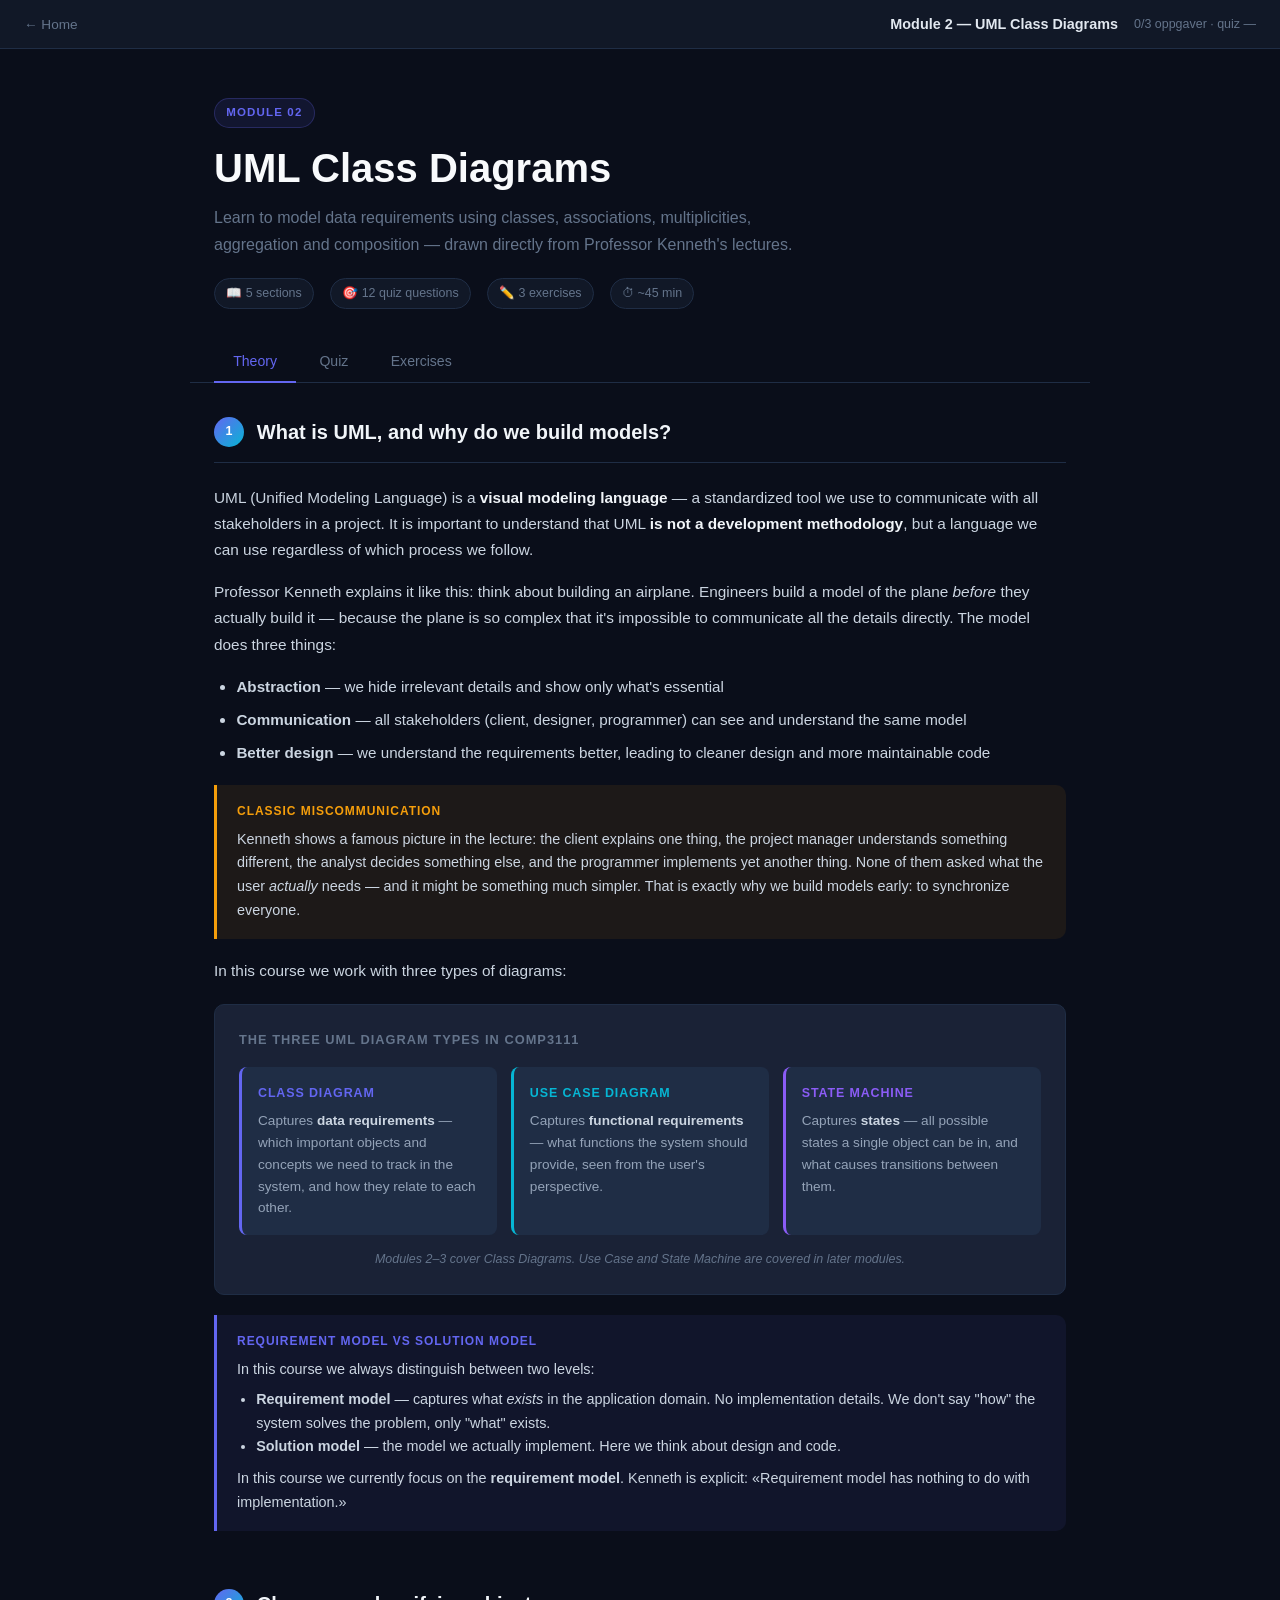
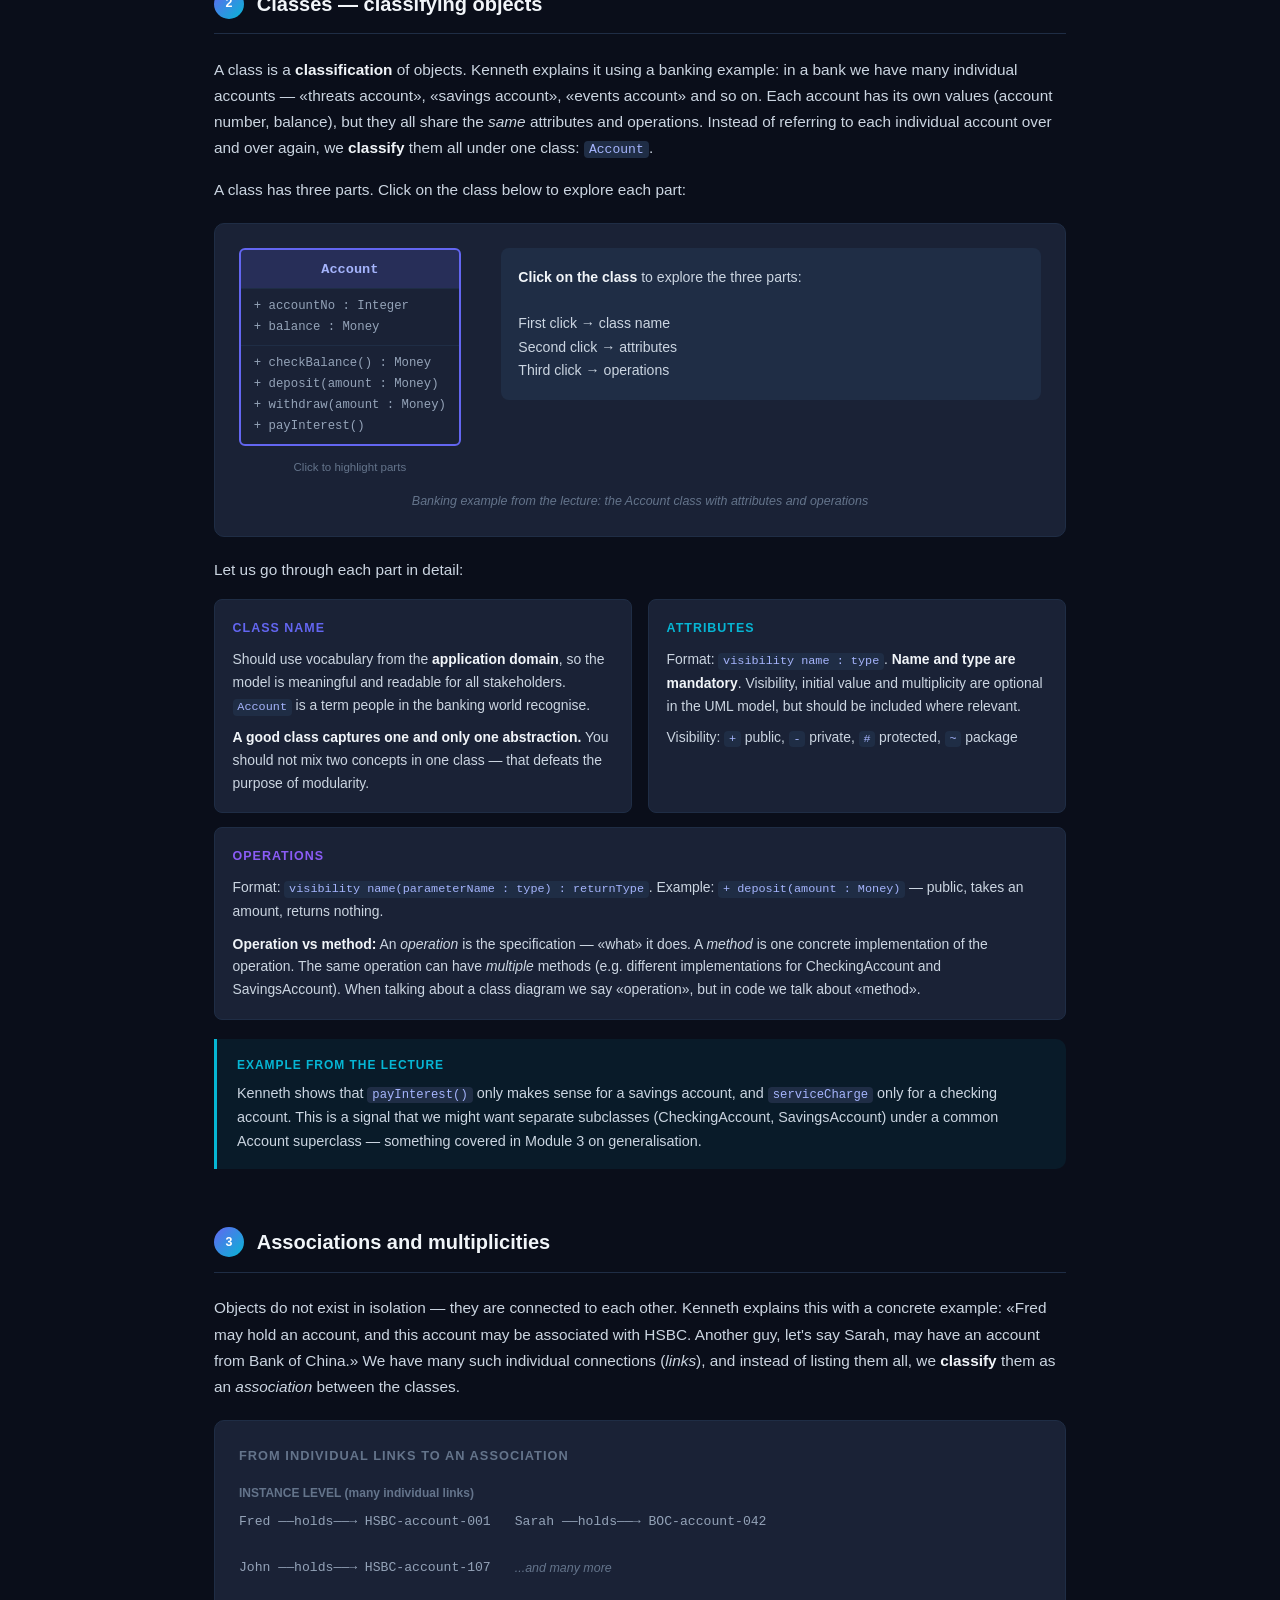
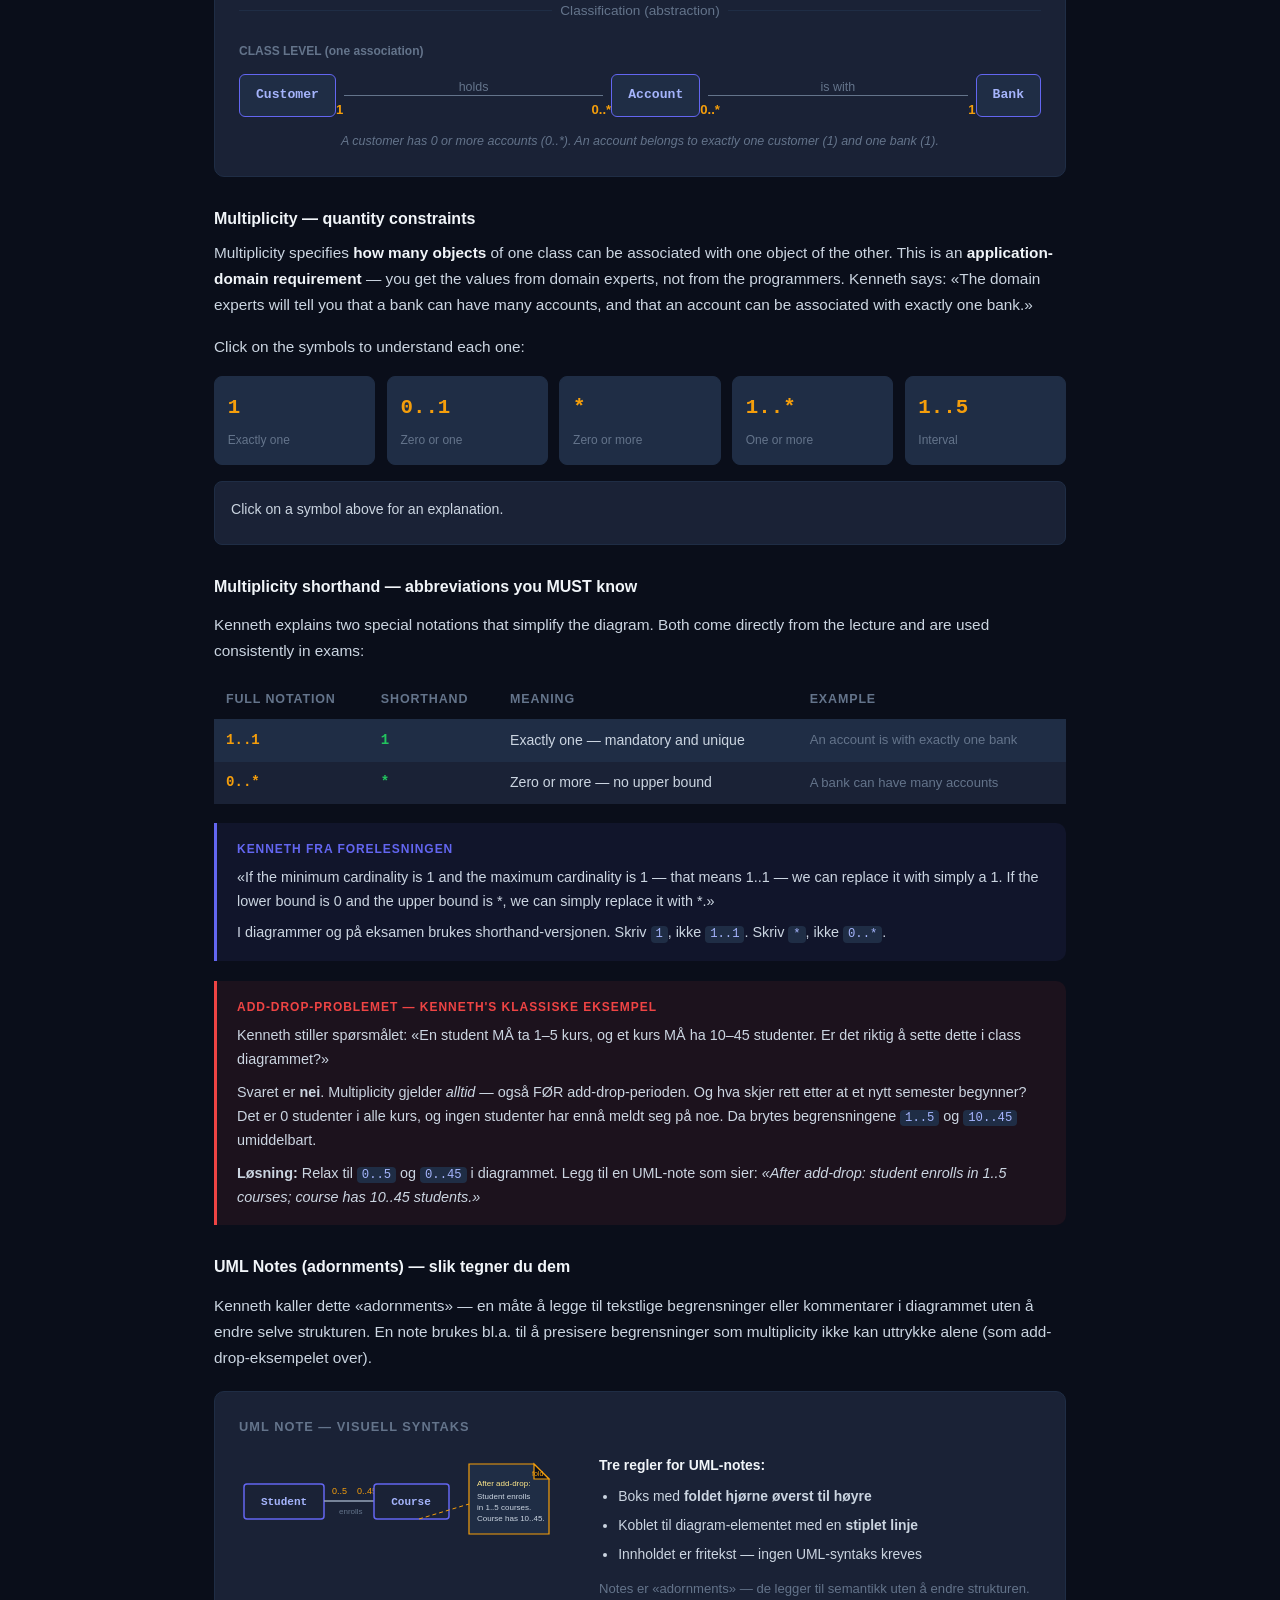
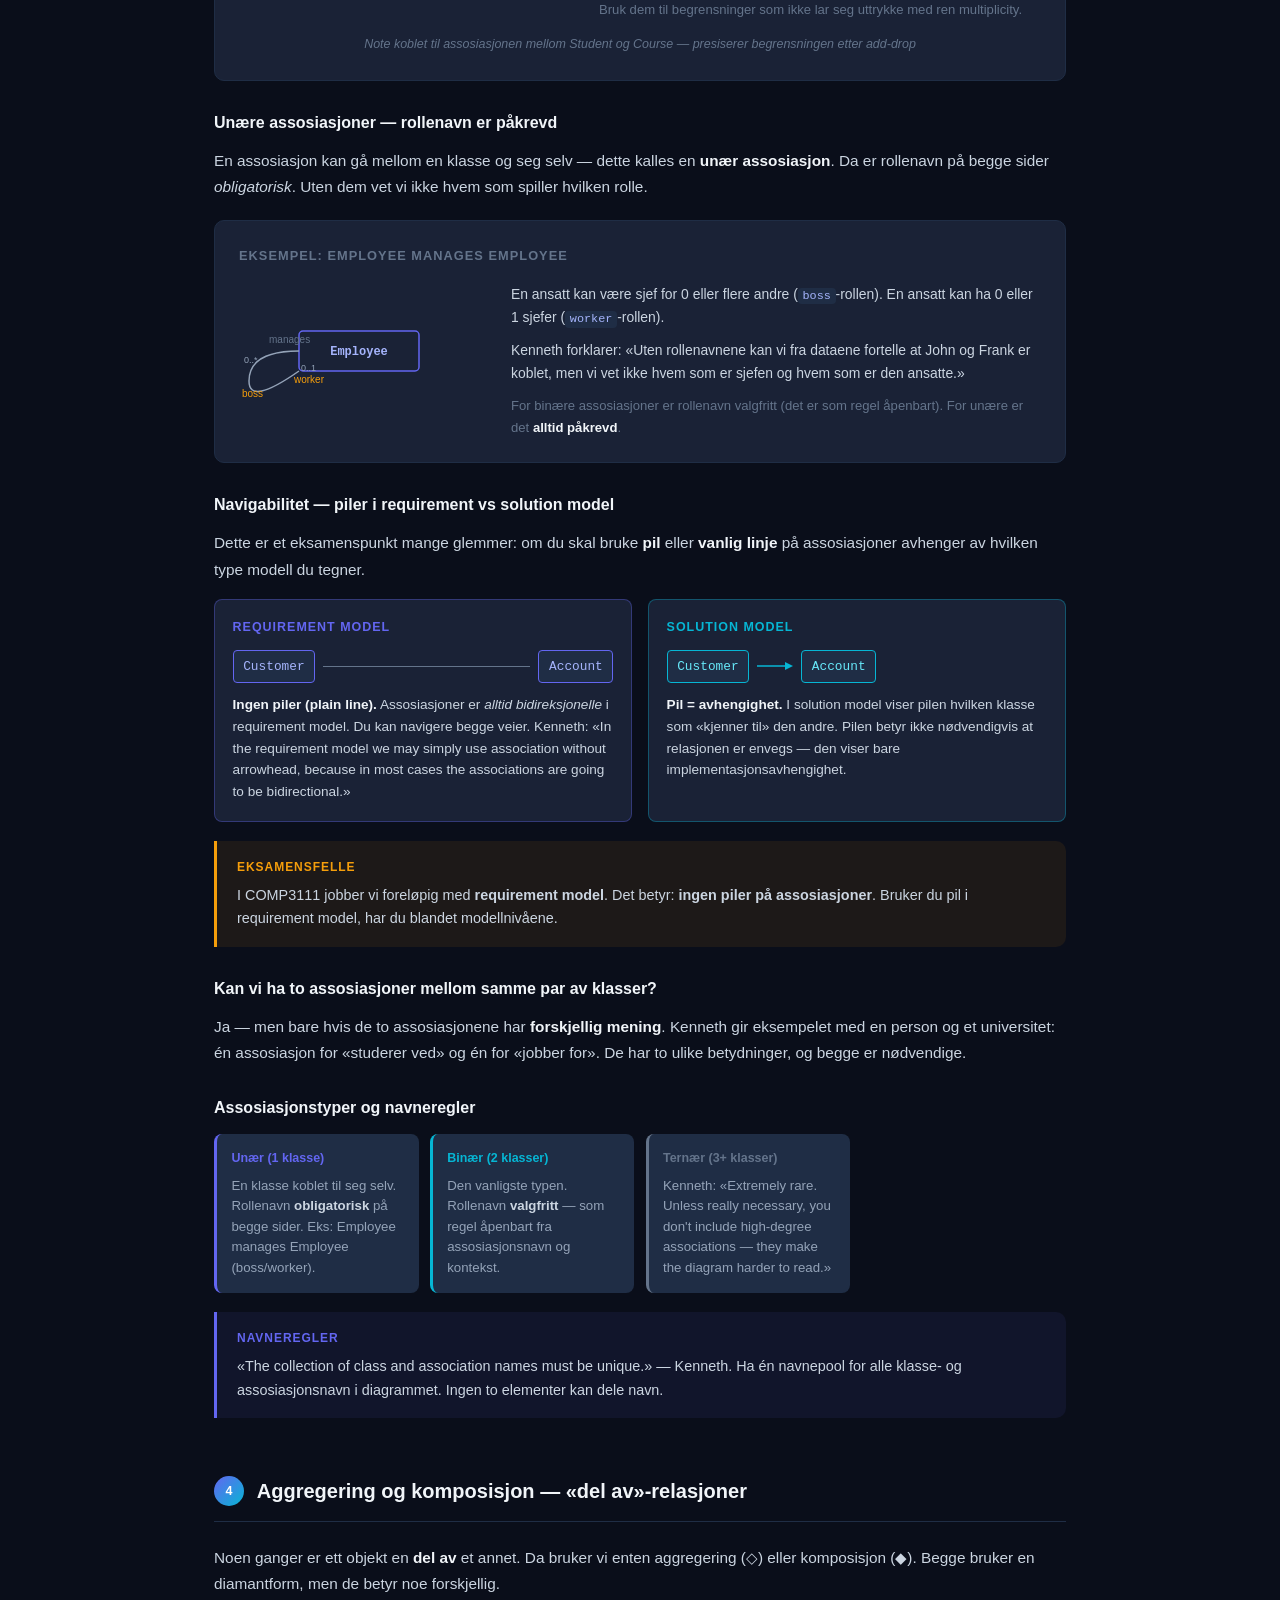
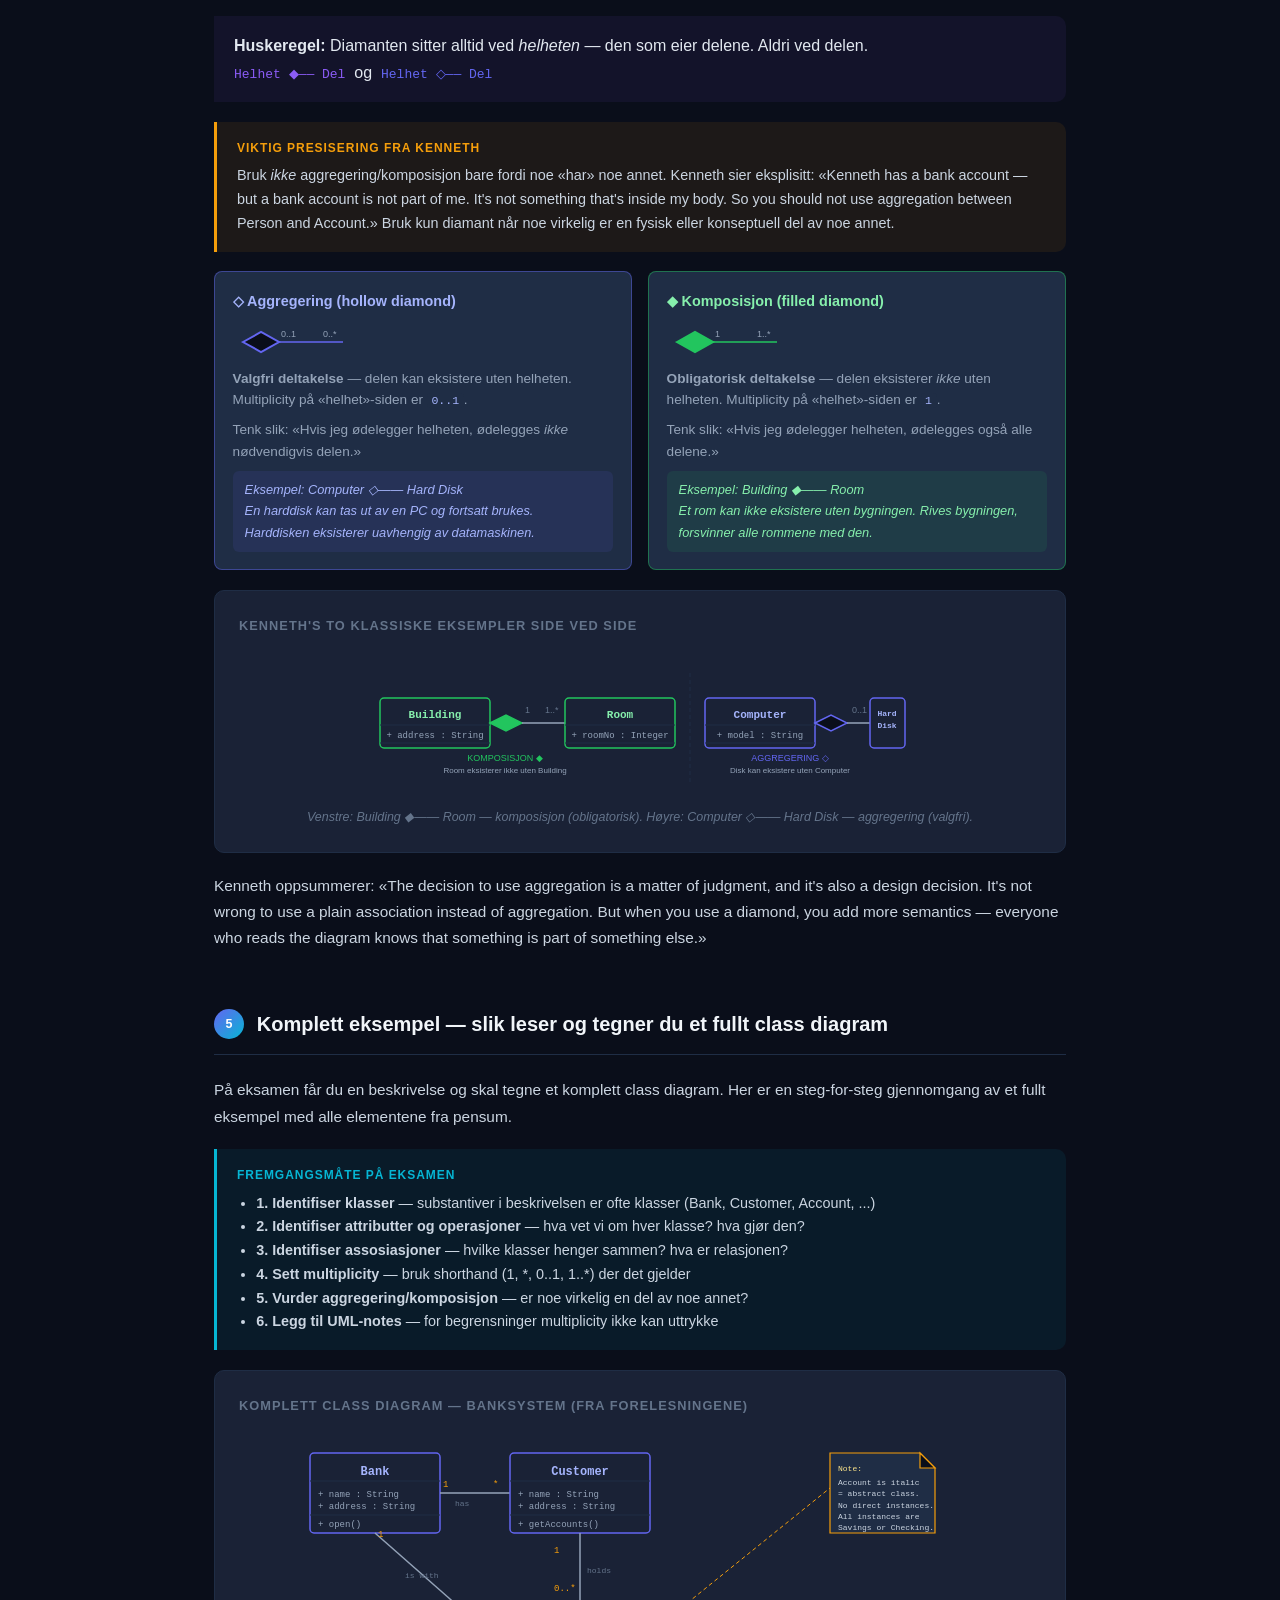
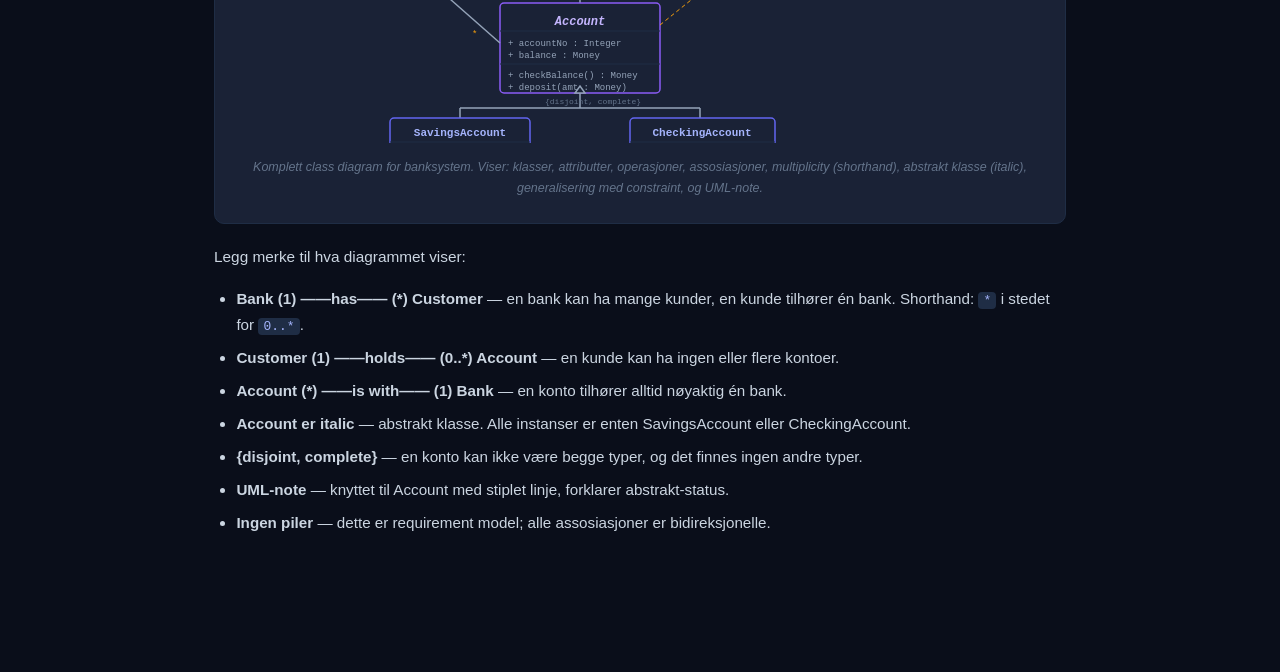
<file: modules/module-02/index.html>
<!DOCTYPE html>
<html lang="en">
<head>
  <meta charset="UTF-8">
  <meta name="viewport" content="width=device-width, initial-scale=1.0">
  <title>Module 2 — UML Class Diagrams</title>
  <style>
    :root {
      --bg:#0a0e1a; --surface:#111827; --surface2:#1a2236; --surface3:#1f2d45;
      --border:#1f2d45; --accent:#6366f1; --accent2:#06b6d4; --accent3:#8b5cf6;
      --text:#e2e8f0; --muted:#64748b; --success:#22c55e; --warn:#f59e0b; --danger:#ef4444;
      --radius:10px;
    }
    *,*::before,*::after{box-sizing:border-box;margin:0;padding:0}
    body{font-family:-apple-system,BlinkMacSystemFont,'Inter',sans-serif;background:var(--bg);color:var(--text);line-height:1.7}
    nav{background:var(--surface);border-bottom:1px solid var(--border);padding:.75rem 1.5rem;display:flex;align-items:center;gap:1rem;position:sticky;top:0;z-index:50}
    .nav-back{font-size:.85rem;color:var(--muted);text-decoration:none;display:flex;align-items:center;gap:.3rem}
    .nav-back:hover{color:var(--text)}
    .nav-title{font-size:.9rem;font-weight:600;color:var(--text);margin-left:auto}
    .nav-prog{font-size:.78rem;color:var(--muted)}
    .hero{padding:3rem 1.5rem 2rem;max-width:900px;margin:0 auto}
    .module-tag{font-size:.72rem;font-weight:700;letter-spacing:.1em;text-transform:uppercase;color:var(--accent);background:rgba(99,102,241,.1);border:1px solid rgba(99,102,241,.25);padding:.25rem .7rem;border-radius:99px;display:inline-block;margin-bottom:1rem}
    .hero h1{font-size:clamp(1.7rem,4vw,2.5rem);font-weight:800;color:#f8fafc;line-height:1.2}
    .hero p{margin-top:.75rem;color:var(--muted);font-size:1rem;max-width:580px}
    .hero-meta{display:flex;gap:1rem;margin-top:1.2rem;flex-wrap:wrap}
    .meta-pill{font-size:.78rem;color:var(--muted);background:var(--surface);border:1px solid var(--border);padding:.25rem .7rem;border-radius:99px}
    .tabs{display:flex;gap:.25rem;border-bottom:1px solid var(--border);padding:0 1.5rem;max-width:900px;margin:0 auto}
    .tab{padding:.75rem 1.2rem;font-size:.88rem;font-weight:500;color:var(--muted);cursor:pointer;border-bottom:2px solid transparent;margin-bottom:-1px;background:none;border-top:none;border-left:none;border-right:none;transition:color .15s,border-color .15s}
    .tab:hover{color:var(--text)}
    .tab.active{color:var(--accent);border-bottom-color:var(--accent)}
    .content{max-width:900px;margin:0 auto;padding:2rem 1.5rem 5rem}
    .panel{display:none}
    .panel.active{display:block}

    /* SECTION */
    .section{margin-bottom:3.5rem}
    .section-header{display:flex;align-items:center;gap:.8rem;margin-bottom:1.4rem;padding-bottom:.8rem;border-bottom:1px solid var(--border)}
    .section-num{width:30px;height:30px;background:linear-gradient(135deg,var(--accent),var(--accent2));border-radius:50%;display:flex;align-items:center;justify-content:center;font-size:.78rem;font-weight:700;color:#fff;flex-shrink:0}
    .section h2{font-size:1.25rem;font-weight:700;color:#f1f5f9}
    .prose{color:#cbd5e1;font-size:.96rem;margin-bottom:1rem}
    .prose strong{color:#f1f5f9}
    ul.prose-list{color:#cbd5e1;font-size:.95rem;margin:.5rem 0 1rem 1.4rem}
    ul.prose-list li{margin-bottom:.45rem}

    /* CALLOUT */
    .callout{border-radius:0 var(--radius) var(--radius) 0;padding:1rem 1.25rem;margin:1.2rem 0}
    .callout.info{background:rgba(99,102,241,.08);border-left:3px solid var(--accent)}
    .callout.tip{background:rgba(6,182,212,.08);border-left:3px solid var(--accent2)}
    .callout.warn{background:rgba(245,158,11,.08);border-left:3px solid var(--warn)}
    .callout.danger{background:rgba(239,68,68,.08);border-left:3px solid var(--danger)}
    .callout-title{font-size:.75rem;font-weight:700;text-transform:uppercase;letter-spacing:.08em;margin-bottom:.4rem}
    .callout.info .callout-title{color:var(--accent)}
    .callout.tip .callout-title{color:var(--accent2)}
    .callout.warn .callout-title{color:var(--warn)}
    .callout.danger .callout-title{color:var(--danger)}
    .callout p,.callout li{font-size:.9rem;color:#cbd5e1;line-height:1.65}
    .callout ul{margin:.4rem 0 0 1.2rem}

    /* FIG */
    .fig{background:var(--surface2);border:1px solid var(--border);border-radius:var(--radius);padding:1.5rem;margin:1.25rem 0;overflow-x:auto}
    .fig-caption{font-size:.78rem;color:var(--muted);margin-top:.85rem;text-align:center;font-style:italic}
    .fig-title{font-size:.8rem;font-weight:700;text-transform:uppercase;letter-spacing:.08em;color:var(--muted);margin-bottom:1rem}

    /* UML CLASS BOX */
    .uml-wrap{display:inline-flex;flex-direction:column;align-items:center;gap:.4rem}
    .uml-class{display:inline-block;min-width:190px;border:2px solid var(--accent);border-radius:6px;overflow:hidden;font-family:'Courier New',monospace;cursor:pointer;transition:border-color .15s,box-shadow .15s}
    .uml-class:hover,.uml-class.hl{border-color:var(--accent2);box-shadow:0 0 0 3px rgba(6,182,212,.18)}
    .uml-class.abstract-cls{border-color:var(--accent3)}
    .uml-name{background:rgba(99,102,241,.18);padding:.45rem .8rem;font-size:.85rem;font-weight:700;color:#a5b4fc;text-align:center;border-bottom:1px solid var(--border)}
    .uml-name.italic-name{font-style:italic;color:#c4b5fd}
    .uml-attrs,.uml-ops{padding:.45rem .8rem;font-size:.77rem;color:#94a3b8;border-bottom:1px solid var(--border);line-height:1.7}
    .uml-ops{border-bottom:none}
    .uml-line{display:block}
    .uml-lbl{font-size:.72rem;color:var(--muted);text-align:center;margin-top:.2rem}

    /* HIGHLIGHT STATES */
    .hl-name .uml-name{background:rgba(99,102,241,.4)!important;outline:2px solid var(--accent)}
    .hl-attr .uml-attrs{background:rgba(6,182,212,.15)!important;outline:1px solid var(--accent2)}
    .hl-op .uml-ops{background:rgba(139,92,246,.15)!important;outline:1px solid var(--accent3)}

    /* EXPLAIN PANEL */
    .explain-panel{flex:1;min-width:230px;background:var(--surface3);border-radius:8px;padding:1.1rem;font-size:.88rem;color:#cbd5e1;min-height:120px;line-height:1.65}
    .explain-panel strong{color:#f1f5f9}

    /* ASSOCIATION DIAGRAM */
    .assoc-fig{display:flex;align-items:center;gap:.5rem;flex-wrap:wrap}
    .assoc-box{background:var(--surface3);border:1.5px solid var(--accent);border-radius:6px;padding:.6rem 1rem;font-family:monospace;font-size:.82rem;color:#a5b4fc;font-weight:700;white-space:nowrap}
    .assoc-line{flex:1;min-width:40px;height:1px;background:var(--muted);position:relative}
    .assoc-line .lbl{position:absolute;top:-18px;left:50%;transform:translateX(-50%);font-size:.78rem;color:var(--muted);white-space:nowrap}
    .assoc-line .mult-l{position:absolute;top:4px;left:-8px;font-size:.82rem;color:var(--warn);font-weight:700}
    .assoc-line .mult-r{position:absolute;top:4px;right:-8px;font-size:.82rem;color:var(--warn);font-weight:700}

    /* MULT CARDS */
    .mult-grid{display:grid;grid-template-columns:repeat(auto-fill,minmax(140px,1fr));gap:.7rem;margin:1rem 0}
    .mult-card{background:var(--surface3);border:1.5px solid var(--border);border-radius:8px;padding:.8rem;cursor:pointer;transition:border-color .15s}
    .mult-card:hover,.mult-card.active{border-color:var(--warn)}
    .mult-sym{font-size:1.3rem;font-weight:700;color:var(--warn);font-family:monospace;margin-bottom:.3rem}
    .mult-name{font-size:.75rem;color:var(--muted)}
    .mult-explain-box{background:var(--surface2);border:1px solid var(--border);border-radius:8px;padding:1rem;font-size:.88rem;color:#cbd5e1;min-height:64px;margin-top:.5rem;transition:all .2s}

    /* DIAMOND COMPARISON */
    .diamond-row{display:grid;grid-template-columns:1fr 1fr;gap:1rem;margin:1.2rem 0}
    .d-card{background:var(--surface3);border:1px solid var(--border);border-radius:8px;padding:1.1rem}
    .d-card.agg{border-color:rgba(99,102,241,.45)}
    .d-card.comp{border-color:rgba(34,197,94,.45)}
    .d-card h4{font-size:.9rem;font-weight:700;margin-bottom:.6rem}
    .d-card.agg h4{color:#a5b4fc}
    .d-card.comp h4{color:#86efac}
    .d-card p{font-size:.85rem;color:#94a3b8;line-height:1.6;margin-bottom:.5rem}
    .d-example{font-size:.8rem;padding:.5rem .75rem;border-radius:6px;margin-top:.5rem;font-style:italic}
    .d-card.agg .d-example{background:rgba(99,102,241,.1);color:#a5b4fc}
    .d-card.comp .d-example{background:rgba(34,197,94,.1);color:#86efac}

    /* QUIZ */
    .quiz-progress{display:flex;gap:.35rem;margin-bottom:1.75rem;flex-wrap:wrap}
    .qp-dot{width:11px;height:11px;border-radius:50%;background:var(--border);transition:background .2s}
    .qp-dot.correct{background:var(--success)}
    .qp-dot.wrong{background:var(--danger)}
    .q-num{font-size:.72rem;font-weight:700;text-transform:uppercase;letter-spacing:.1em;color:var(--muted);margin-bottom:.5rem}
    .q-text{font-size:1rem;font-weight:600;color:#f1f5f9;margin-bottom:1.25rem;line-height:1.55}
    .q-options{display:flex;flex-direction:column;gap:.5rem}
    .q-opt{background:var(--surface2);border:1px solid var(--border);border-radius:8px;padding:.75rem 1rem;cursor:pointer;font-size:.9rem;color:var(--text);text-align:left;transition:border-color .15s,background .15s}
    .q-opt:hover:not(:disabled){border-color:var(--accent);background:rgba(99,102,241,.08)}
    .q-opt.correct{border-color:var(--success)!important;background:rgba(34,197,94,.1);color:#86efac}
    .q-opt.wrong{border-color:var(--danger)!important;background:rgba(239,68,68,.1);color:#fca5a5}
    .q-explanation{margin-top:.9rem;background:var(--surface3);border-radius:8px;padding:.9rem 1rem;font-size:.87rem;color:#cbd5e1;display:none;line-height:1.65}
    .q-explanation.show{display:block}
    .q-nav{display:flex;gap:.75rem;margin-top:1.25rem;align-items:center;flex-wrap:wrap}
    .q-nav button{padding:.5rem 1.1rem;border-radius:6px;font-size:.85rem;font-weight:500;cursor:pointer;border:1px solid var(--border);background:var(--surface2);color:var(--text);transition:background .15s}
    .q-nav button:hover{background:var(--surface3)}
    .q-nav button.primary{background:var(--accent);border-color:var(--accent);color:#fff}
    .q-nav button.primary:hover{opacity:.88}
    .q-score{font-size:.82rem;color:var(--muted);margin-left:auto}
    .quiz-result{text-align:center;padding:2.5rem}
    .score-big{font-size:3.5rem;font-weight:800;color:var(--accent)}
    .quiz-result p{color:var(--muted);margin-top:.5rem;font-size:.95rem}
    .quiz-result button{margin-top:1.5rem;padding:.6rem 1.6rem;border-radius:6px;background:var(--accent);border:none;color:#fff;font-size:.9rem;font-weight:600;cursor:pointer}

    /* EXERCISES */
    .exercise{background:var(--surface);border:1px solid var(--border);border-radius:var(--radius);margin-bottom:1.25rem;overflow:hidden}
    .ex-header{padding:1rem 1.25rem;display:flex;align-items:flex-start;gap:.75rem;cursor:pointer;user-select:none}
    .ex-header:hover{background:var(--surface2)}
    .ex-num{background:var(--surface3);border-radius:6px;padding:.2rem .55rem;font-size:.75rem;font-weight:700;color:var(--muted);flex-shrink:0;margin-top:.15rem}
    .ex-header h3{font-size:.92rem;font-weight:600;color:#f1f5f9;flex:1;line-height:1.5}
    .ex-toggle{font-size:.75rem;color:var(--muted);flex-shrink:0;margin-top:.15rem}
    .ex-body{padding:1.25rem;border-top:1px solid var(--border);display:none}
    .ex-body p,.ex-body li{font-size:.9rem;color:#cbd5e1;line-height:1.65}
    .ex-body ul{margin:.6rem 0 .6rem 1.3rem}
    .ex-body strong{color:#f1f5f9}
    .solution{background:var(--surface2);border-radius:8px;padding:1.1rem;margin-top:1rem;display:none}
    .solution.show{display:block}
    .sol-title{font-size:.78rem;font-weight:700;text-transform:uppercase;letter-spacing:.08em;color:var(--success);margin-bottom:.65rem}
    .solution p,.solution li{font-size:.88rem;color:#cbd5e1;line-height:1.65}
    .solution ul{margin:.5rem 0 .5rem 1.3rem}
    .solution strong{color:#f1f5f9}
    .sol-btn{margin-top:.85rem;padding:.4rem .9rem;border-radius:6px;font-size:.82rem;font-weight:500;background:transparent;border:1px solid var(--border);color:var(--muted);cursor:pointer;transition:color .15s,border-color .15s}
    .sol-btn:hover{border-color:var(--success);color:var(--success)}
    .done-btn{display:inline-block;margin-top:.75rem;padding:.5rem 1.1rem;border-radius:6px;font-size:.85rem;font-weight:500;background:rgba(34,197,94,.08);border:1px solid rgba(34,197,94,.25);color:var(--success);cursor:pointer;transition:background .15s}
    .done-btn:hover{background:rgba(34,197,94,.18)}
    .done-btn.done{background:rgba(34,197,94,.2)}

    code{font-family:'Courier New',monospace;font-size:.85em;background:var(--surface3);padding:.1em .4em;border-radius:4px;color:#a5b4fc}
    .two-col{display:grid;grid-template-columns:1fr 1fr;gap:1rem;margin:1rem 0}
    @media(max-width:620px){.two-col,.diamond-row{grid-template-columns:1fr}.assoc-fig{flex-direction:column;align-items:flex-start}}
  </style>
</head>
<body>

<nav>
  <a href="../../index.html" class="nav-back">← Home</a>
  <span class="nav-title">Module 2 — UML Class Diagrams</span>
  <span class="nav-prog" id="nav-prog"></span>
</nav>

<div class="hero">
  <div class="module-tag">Module 02</div>
  <h1>UML Class Diagrams</h1>
  <p>Learn to model data requirements using classes, associations, multiplicities, aggregation and composition — drawn directly from Professor Kenneth's lectures.</p>
  <div class="hero-meta">
    <span class="meta-pill">📖 5 sections</span>
    <span class="meta-pill">🎯 12 quiz questions</span>
    <span class="meta-pill">✏️ 3 exercises</span>
    <span class="meta-pill">⏱ ~45 min</span>
  </div>
</div>

<div class="tabs">
  <button class="tab active" onclick="switchTab('theory',this)">Theory</button>
  <button class="tab" onclick="switchTab('quiz',this)">Quiz</button>
  <button class="tab" onclick="switchTab('exercises',this)">Exercises</button>
</div>

<div class="content">
<!-- ═══════════════════ THEORY ═══════════════════ -->
<div class="panel active" id="panel-theory">

<!-- ─── SECTION 1: Why model ─── -->
<div class="section">
  <div class="section-header">
    <div class="section-num">1</div>
    <h2>What is UML, and why do we build models?</h2>
  </div>

  <p class="prose">UML (Unified Modeling Language) is a <strong>visual modeling language</strong> — a standardized tool we use to communicate with all stakeholders in a project. It is important to understand that UML <strong>is not a development methodology</strong>, but a language we can use regardless of which process we follow.</p>

  <p class="prose">Professor Kenneth explains it like this: think about building an airplane. Engineers build a model of the plane <em>before</em> they actually build it — because the plane is so complex that it's impossible to communicate all the details directly. The model does three things:</p>

  <ul class="prose-list">
    <li><strong>Abstraction</strong> — we hide irrelevant details and show only what's essential</li>
    <li><strong>Communication</strong> — all stakeholders (client, designer, programmer) can see and understand the same model</li>
    <li><strong>Better design</strong> — we understand the requirements better, leading to cleaner design and more maintainable code</li>
  </ul>

  <div class="callout warn">
    <div class="callout-title">Classic miscommunication</div>
    <p>Kenneth shows a famous picture in the lecture: the client explains one thing, the project manager understands something different, the analyst decides something else, and the programmer implements yet another thing. None of them asked what the user <em>actually</em> needs — and it might be something much simpler. That is exactly why we build models early: to synchronize everyone.</p>
  </div>

  <p class="prose" style="margin-top:1rem">In this course we work with three types of diagrams:</p>

  <div class="fig">
    <div class="fig-title">The three UML diagram types in COMP3111</div>
    <div style="display:grid;grid-template-columns:repeat(auto-fill,minmax(220px,1fr));gap:.85rem">
      <div style="background:var(--surface3);border-radius:8px;padding:1rem;border-left:3px solid var(--accent)">
        <div style="font-size:.78rem;font-weight:700;color:var(--accent);margin-bottom:.4rem;text-transform:uppercase;letter-spacing:.07em">Class Diagram</div>
        <p style="font-size:.85rem;color:#94a3b8;line-height:1.6">Captures <strong style="color:#cbd5e1">data requirements</strong> — which important objects and concepts we need to track in the system, and how they relate to each other.</p>
      </div>
      <div style="background:var(--surface3);border-radius:8px;padding:1rem;border-left:3px solid var(--accent2)">
        <div style="font-size:.78rem;font-weight:700;color:var(--accent2);margin-bottom:.4rem;text-transform:uppercase;letter-spacing:.07em">Use Case Diagram</div>
        <p style="font-size:.85rem;color:#94a3b8;line-height:1.6">Captures <strong style="color:#cbd5e1">functional requirements</strong> — what functions the system should provide, seen from the user's perspective.</p>
      </div>
      <div style="background:var(--surface3);border-radius:8px;padding:1rem;border-left:3px solid var(--accent3)">
        <div style="font-size:.78rem;font-weight:700;color:var(--accent3);margin-bottom:.4rem;text-transform:uppercase;letter-spacing:.07em">State Machine</div>
        <p style="font-size:.85rem;color:#94a3b8;line-height:1.6">Captures <strong style="color:#cbd5e1">states</strong> — all possible states a single object can be in, and what causes transitions between them.</p>
      </div>
    </div>
    <div class="fig-caption">Modules 2–3 cover Class Diagrams. Use Case and State Machine are covered in later modules.</div>
  </div>

  <div class="callout info">
    <div class="callout-title">Requirement model vs Solution model</div>
    <p>In this course we always distinguish between two levels:</p>
    <ul>
      <li><strong>Requirement model</strong> — captures what <em>exists</em> in the application domain. No implementation details. We don't say "how" the system solves the problem, only "what" exists.</li>
      <li><strong>Solution model</strong> — the model we actually implement. Here we think about design and code.</li>
    </ul>
    <p style="margin-top:.5rem">In this course we currently focus on the <strong>requirement model</strong>. Kenneth is explicit: «Requirement model has nothing to do with implementation.»</p>
  </div>
</div>

<!-- ─── SECTION 2: Classes ─── -->
<div class="section">
  <div class="section-header">
    <div class="section-num">2</div>
    <h2>Classes — classifying objects</h2>
  </div>

  <p class="prose">A class is a <strong>classification</strong> of objects. Kenneth explains it using a banking example: in a bank we have many individual accounts — «threats account», «savings account», «events account» and so on. Each account has its own values (account number, balance), but they all share the <em>same</em> attributes and operations. Instead of referring to each individual account over and over again, we <strong>classify</strong> them all under one class: <code>Account</code>.</p>

  <p class="prose">A class has three parts. Click on the class below to explore each part:</p>

  <div class="fig">
    <div style="display:flex;gap:2.5rem;align-items:flex-start;flex-wrap:wrap">
      <div>
        <div id="class-demo" class="uml-class" onclick="cycleClassPart()" style="min-width:210px">
          <div class="uml-name" id="d-name">Account</div>
          <div class="uml-attrs" id="d-attrs">
            <span class="uml-line">+ accountNo : Integer</span>
            <span class="uml-line">+ balance : Money</span>
          </div>
          <div class="uml-ops" id="d-ops">
            <span class="uml-line">+ checkBalance() : Money</span>
            <span class="uml-line">+ deposit(amount : Money)</span>
            <span class="uml-line">+ withdraw(amount : Money)</span>
            <span class="uml-line">+ payInterest()</span>
          </div>
        </div>
        <div class="uml-lbl">Click to highlight parts</div>
      </div>
      <div class="explain-panel" id="class-explain">
        <strong>Click on the class</strong> to explore the three parts:<br><br>
        First click → class name<br>
        Second click → attributes<br>
        Third click → operations
      </div>
    </div>
    <div class="fig-caption">Banking example from the lecture: the Account class with attributes and operations</div>
  </div>

  <p class="prose">Let us go through each part in detail:</p>

  <div class="two-col">
    <div style="background:var(--surface2);border:1px solid var(--border);border-radius:8px;padding:1.1rem">
      <div style="font-size:.78rem;font-weight:700;text-transform:uppercase;letter-spacing:.08em;color:var(--accent);margin-bottom:.6rem">Class name</div>
      <p style="font-size:.87rem;color:#cbd5e1;line-height:1.65">Should use vocabulary from the <strong style="color:#f1f5f9">application domain</strong>, so the model is meaningful and readable for all stakeholders. <code>Account</code> is a term people in the banking world recognise.</p>
      <p style="font-size:.87rem;color:#cbd5e1;line-height:1.65;margin-top:.5rem"><strong style="color:#f1f5f9">A good class captures one and only one abstraction.</strong> You should not mix two concepts in one class — that defeats the purpose of modularity.</p>
    </div>
    <div style="background:var(--surface2);border:1px solid var(--border);border-radius:8px;padding:1.1rem">
      <div style="font-size:.78rem;font-weight:700;text-transform:uppercase;letter-spacing:.08em;color:var(--accent2);margin-bottom:.6rem">Attributes</div>
      <p style="font-size:.87rem;color:#cbd5e1;line-height:1.65">Format: <code>visibility name : type</code>. <strong style="color:#f1f5f9">Name and type are mandatory</strong>. Visibility, initial value and multiplicity are optional in the UML model, but should be included where relevant.</p>
      <p style="font-size:.87rem;color:#cbd5e1;line-height:1.65;margin-top:.5rem">Visibility: <code>+</code> public, <code>-</code> private, <code>#</code> protected, <code>~</code> package</p>
    </div>
  </div>

  <div style="background:var(--surface2);border:1px solid var(--border);border-radius:8px;padding:1.1rem;margin-top:-.15rem">
    <div style="font-size:.78rem;font-weight:700;text-transform:uppercase;letter-spacing:.08em;color:var(--accent3);margin-bottom:.6rem">Operations</div>
    <p style="font-size:.87rem;color:#cbd5e1;line-height:1.65">Format: <code>visibility name(parameterName : type) : returnType</code>. Example: <code>+ deposit(amount : Money)</code> — public, takes an amount, returns nothing.</p>
    <p style="font-size:.87rem;color:#cbd5e1;line-height:1.65;margin-top:.6rem"><strong style="color:#f1f5f9">Operation vs method:</strong> An <em>operation</em> is the specification — «what» it does. A <em>method</em> is one concrete implementation of the operation. The same operation can have <em>multiple</em> methods (e.g. different implementations for CheckingAccount and SavingsAccount). When talking about a class diagram we say «operation», but in code we talk about «method».</p>
  </div>

  <div class="callout tip">
    <div class="callout-title">Example from the lecture</div>
    <p>Kenneth shows that <code>payInterest()</code> only makes sense for a savings account, and <code>serviceCharge</code> only for a checking account. This is a signal that we might want separate subclasses (CheckingAccount, SavingsAccount) under a common Account superclass — something covered in Module 3 on generalisation.</p>
  </div>
</div>

<!-- ─── SECTION 3: Associations and multiplicities ─── -->
<div class="section">
  <div class="section-header">
    <div class="section-num">3</div>
    <h2>Associations and multiplicities</h2>
  </div>

  <p class="prose">Objects do not exist in isolation — they are connected to each other. Kenneth explains this with a concrete example: «Fred may hold an account, and this account may be associated with HSBC. Another guy, let's say Sarah, may have an account from Bank of China.» We have many such individual connections (<em>links</em>), and instead of listing them all, we <strong>classify</strong> them as an <em>association</em> between the classes.</p>

  <div class="fig">
    <div class="fig-title">From individual links to an association</div>
    <div style="display:flex;flex-direction:column;gap:1.2rem">
      <!-- Instance level -->
      <div>
        <div style="font-size:.75rem;color:var(--muted);margin-bottom:.5rem;font-weight:600">INSTANCE LEVEL (many individual links)</div>
        <div style="display:flex;gap:1.5rem;flex-wrap:wrap;align-items:center">
          <div style="font-family:monospace;font-size:.82rem;color:#94a3b8">Fred ——holds——→ HSBC-account-001</div>
          <div style="font-family:monospace;font-size:.82rem;color:#94a3b8">Sarah ——holds——→ BOC-account-042</div>
          <div style="font-family:monospace;font-size:.82rem;color:#94a3b8">John ——holds——→ HSBC-account-107</div>
          <div style="font-size:.78rem;color:var(--muted);font-style:italic">...and many more</div>
        </div>
      </div>
      <div style="display:flex;align-items:center;gap:.5rem;color:var(--muted);font-size:.85rem">
        <div style="height:1px;flex:1;background:var(--border)"></div>
        Classification (abstraction)
        <div style="height:1px;flex:1;background:var(--border)"></div>
      </div>
      <!-- Class level -->
      <div>
        <div style="font-size:.75rem;color:var(--muted);margin-bottom:.75rem;font-weight:600">CLASS LEVEL (one association)</div>
        <div class="assoc-fig">
          <div class="assoc-box">Customer</div>
          <div class="assoc-line" style="min-width:80px">
            <span class="lbl">holds</span>
            <span class="mult-l">1</span>
            <span class="mult-r">0..*</span>
          </div>
          <div class="assoc-box">Account</div>
          <div class="assoc-line" style="min-width:80px">
            <span class="lbl">is with</span>
            <span class="mult-l">0..*</span>
            <span class="mult-r">1</span>
          </div>
          <div class="assoc-box">Bank</div>
        </div>
      </div>
    </div>
    <div class="fig-caption">A customer has 0 or more accounts (0..*). An account belongs to exactly one customer (1) and one bank (1).</div>
  </div>

  <h3 style="font-size:1rem;font-weight:700;color:#f1f5f9;margin:1.75rem 0 .5rem">Multiplicity — quantity constraints</h3>
  <p class="prose">Multiplicity specifies <strong>how many objects</strong> of one class can be associated with one object of the other. This is an <strong>application-domain requirement</strong> — you get the values from domain experts, not from the programmers. Kenneth says: «The domain experts will tell you that a bank can have many accounts, and that an account can be associated with exactly one bank.»</p>

  <p class="prose">Click on the symbols to understand each one:</p>
  <div class="mult-grid">
    <div class="mult-card" onclick="showMult(this,'1','<strong>Exactly one (1)</strong><br><br>Mandatory and unique. The object MUST be associated with exactly one other object — not zero, not two.<br><br><em>Example:</em> An account (<code>Account</code>) belongs to exactly one bank. You cannot have an account without a bank, or an account in two banks at the same time.')">
      <div class="mult-sym">1</div><div class="mult-name">Exactly one</div>
    </div>
    <div class="mult-card" onclick="showMult(this,'0..1','<strong>Zero or one (0..1)</strong><br><br>Optional participation. The object <em>can</em> exist without being associated, but cannot have more than one.<br><br><em>Example:</em> An employee may have 0 or 1 parking spots. It is not mandatory.')">
      <div class="mult-sym">0..1</div><div class="mult-name">Zero or one</div>
    </div>
    <div class="mult-card" onclick="showMult(this,'*','<strong>Zero or more (*)</strong><br><br>No lower or upper bound. Shorthand for 0..*. Used on the «many» side of a relation.<br><br><em>Example:</em> A bank can have any number of accounts (0, 1, 1000, or none).')">
      <div class="mult-sym">*</div><div class="mult-name">Zero or more</div>
    </div>
    <div class="mult-card" onclick="showMult(this,'1..*','<strong>One or more (1..*)</strong><br><br>Mandatory, but unbounded upper limit. MUST have at least one.<br><br><em>Example:</em> An order MUST have at least one order line. An order with no products makes no sense.')">
      <div class="mult-sym">1..*</div><div class="mult-name">One or more</div>
    </div>
    <div class="mult-card" onclick="showMult(this,'1..5','<strong>Specific interval (a..b)</strong><br><br>Defined lower and upper bound.<br><br><em>Example from the lecture:</em> A student may enrol in at least 1 and at most 5 courses per semester (1..5). A course MUST have 10–45 students (10..45).<br><br>⚠️ See below about the «add-drop» problem!')">
      <div class="mult-sym">1..5</div><div class="mult-name">Interval</div>
    </div>
  </div>
  <div class="mult-explain-box" id="mult-explain">Click on a symbol above for an explanation.</div>

  <h3 style="font-size:1rem;font-weight:700;color:#f1f5f9;margin:1.75rem 0 .75rem">Multiplicity shorthand — abbreviations you MUST know</h3>
  <p class="prose">Kenneth explains two special notations that simplify the diagram. Both come directly from the lecture and are used consistently in exams:</p>
  <div style="overflow-x:auto;margin:.75rem 0 1rem">
    <table style="width:100%;border-collapse:collapse;font-size:.88rem">
      <thead>
        <tr style="border-bottom:1px solid var(--border)">
          <th style="text-align:left;padding:.55rem .75rem;color:var(--muted);font-weight:600;font-size:.78rem;text-transform:uppercase;letter-spacing:.07em">Full notation</th>
          <th style="text-align:left;padding:.55rem .75rem;color:var(--muted);font-weight:600;font-size:.78rem;text-transform:uppercase;letter-spacing:.07em">Shorthand</th>
          <th style="text-align:left;padding:.55rem .75rem;color:var(--muted);font-weight:600;font-size:.78rem;text-transform:uppercase;letter-spacing:.07em">Meaning</th>
          <th style="text-align:left;padding:.55rem .75rem;color:var(--muted);font-weight:600;font-size:.78rem;text-transform:uppercase;letter-spacing:.07em">Example</th>
        </tr>
      </thead>
      <tbody>
        <tr style="border-bottom:1px solid var(--border);background:var(--surface3)">
          <td style="padding:.55rem .75rem;font-family:monospace;color:var(--warn);font-weight:700">1..1</td>
          <td style="padding:.55rem .75rem;font-family:monospace;color:var(--success);font-weight:700">1</td>
          <td style="padding:.55rem .75rem;color:#cbd5e1">Exactly one — mandatory and unique</td>
          <td style="padding:.55rem .75rem;color:var(--muted);font-size:.82rem">An account is with exactly one bank</td>
        </tr>
        <tr style="background:var(--surface2)">
          <td style="padding:.55rem .75rem;font-family:monospace;color:var(--warn);font-weight:700">0..*</td>
          <td style="padding:.55rem .75rem;font-family:monospace;color:var(--success);font-weight:700">*</td>
          <td style="padding:.55rem .75rem;color:#cbd5e1">Zero or more — no upper bound</td>
          <td style="padding:.55rem .75rem;color:var(--muted);font-size:.82rem">A bank can have many accounts</td>
        </tr>
      </tbody>
    </table>
  </div>
  <div class="callout info">
    <div class="callout-title">Kenneth fra forelesningen</div>
    <p>«If the minimum cardinality is 1 and the maximum cardinality is 1 — that means 1..1 — we can replace it with simply a 1. If the lower bound is 0 and the upper bound is *, we can simply replace it with *.»</p>
    <p style="margin-top:.5rem">I diagrammer og på eksamen brukes shorthand-versjonen. Skriv <code>1</code>, ikke <code>1..1</code>. Skriv <code>*</code>, ikke <code>0..*</code>.</p>
  </div>

  <div class="callout danger" style="margin-top:1.25rem">
    <div class="callout-title">Add-drop-problemet — Kenneth's klassiske eksempel</div>
    <p>Kenneth stiller spørsmålet: «En student MÅ ta 1–5 kurs, og et kurs MÅ ha 10–45 studenter. Er det riktig å sette dette i class diagrammet?»</p>
    <p style="margin-top:.6rem">Svaret er <strong>nei</strong>. Multiplicity gjelder <em>alltid</em> — også FØR add-drop-perioden. Og hva skjer rett etter at et nytt semester begynner? Det er 0 studenter i alle kurs, og ingen studenter har ennå meldt seg på noe. Da brytes begrensningene <code>1..5</code> og <code>10..45</code> umiddelbart.</p>
    <p style="margin-top:.6rem"><strong>Løsning:</strong> Relax til <code>0..5</code> og <code>0..45</code> i diagrammet. Legg til en UML-note som sier: <em>«After add-drop: student enrolls in 1..5 courses; course has 10..45 students.»</em></p>
  </div>

  <h3 style="font-size:1rem;font-weight:700;color:#f1f5f9;margin:1.75rem 0 .75rem">UML Notes (adornments) — slik tegner du dem</h3>
  <p class="prose">Kenneth kaller dette «adornments» — en måte å legge til tekstlige begrensninger eller kommentarer i diagrammet uten å endre selve strukturen. En note brukes bl.a. til å presisere begrensninger som multiplicity ikke kan uttrykke alene (som add-drop-eksempelet over).</p>

  <div class="fig">
    <div class="fig-title">UML Note — visuell syntaks</div>
    <div style="display:flex;gap:2.5rem;align-items:flex-start;flex-wrap:wrap">
      <div>
        <svg width="320" height="130" viewBox="0 0 320 130">
          <!-- Student box -->
          <rect x="5" y="30" width="80" height="35" rx="3" fill="#1a2236" stroke="#6366f1" stroke-width="1.5"/>
          <text x="45" y="51" text-anchor="middle" fill="#a5b4fc" font-size="11" font-weight="bold" font-family="monospace">Student</text>
          <!-- assoc line -->
          <line x1="85" y1="47" x2="135" y2="47" stroke="#94a3b8" stroke-width="1.5"/>
          <text x="93" y="40" fill="#f59e0b" font-size="9" font-family="sans-serif">0..5</text>
          <text x="118" y="40" fill="#f59e0b" font-size="9" font-family="sans-serif">0..45</text>
          <text x="100" y="60" fill="#64748b" font-size="8" font-family="sans-serif">enrolls</text>
          <!-- Course box -->
          <rect x="135" y="30" width="75" height="35" rx="3" fill="#1a2236" stroke="#6366f1" stroke-width="1.5"/>
          <text x="172" y="51" text-anchor="middle" fill="#a5b4fc" font-size="11" font-weight="bold" font-family="monospace">Course</text>
          <!-- Note box (folded corner) -->
          <polygon points="230,10 295,10 310,25 310,80 230,80" fill="#1f2d45" stroke="#f59e0b" stroke-width="1.2"/>
          <polygon points="295,10 295,25 310,25" fill="#0a0e1a" stroke="#f59e0b" stroke-width="1.2"/>
          <text x="238" y="32" fill="#fde68a" font-size="8" font-family="sans-serif">After add-drop:</text>
          <text x="238" y="45" fill="#cbd5e1" font-size="8" font-family="sans-serif">Student enrolls</text>
          <text x="238" y="56" fill="#cbd5e1" font-size="8" font-family="sans-serif">in 1..5 courses.</text>
          <text x="238" y="67" fill="#cbd5e1" font-size="8" font-family="sans-serif">Course has 10..45.</text>
          <!-- dashed line connecting note to association -->
          <line x1="180" y1="65" x2="230" y2="50" stroke="#f59e0b" stroke-width="1" stroke-dasharray="4,3"/>
          <!-- fold indicator label -->
          <text x="293" y="22" fill="#f59e0b" font-size="7" font-family="sans-serif">fold</text>
        </svg>
      </div>
      <div style="flex:1;min-width:200px;font-size:.87rem;color:#cbd5e1;line-height:1.65">
        <p><strong style="color:#f1f5f9">Tre regler for UML-notes:</strong></p>
        <ul style="margin:.5rem 0 0 1.2rem">
          <li style="margin-bottom:.4rem">Boks med <strong>foldet hjørne øverst til høyre</strong></li>
          <li style="margin-bottom:.4rem">Koblet til diagram-elementet med en <strong>stiplet linje</strong></li>
          <li style="margin-bottom:.4rem">Innholdet er fritekst — ingen UML-syntaks kreves</li>
        </ul>
        <p style="margin-top:.7rem;color:var(--muted);font-size:.82rem">Notes er «adornments» — de legger til semantikk uten å endre strukturen. Bruk dem til begrensninger som ikke lar seg uttrykke med ren multiplicity.</p>
      </div>
    </div>
    <div class="fig-caption">Note koblet til assosiasjonen mellom Student og Course — presiserer begrensningen etter add-drop</div>
  </div>

  <h3 style="font-size:1rem;font-weight:700;color:#f1f5f9;margin:1.75rem 0 .75rem">Unære assosiasjoner — rollenavn er påkrevd</h3>
  <p class="prose">En assosiasjon kan gå mellom en klasse og seg selv — dette kalles en <strong>unær assosiasjon</strong>. Da er rollenavn på begge sider <em>obligatorisk</em>. Uten dem vet vi ikke hvem som spiller hvilken rolle.</p>

  <div class="fig">
    <div class="fig-title">Eksempel: Employee manages Employee</div>
    <div style="display:flex;gap:2rem;align-items:center;flex-wrap:wrap">
      <div>
        <svg width="240" height="90" viewBox="0 0 240 90">
          <rect x="60" y="20" width="120" height="40" rx="4" fill="#1a2236" stroke="#6366f1" stroke-width="1.5"/>
          <text x="120" y="44" text-anchor="middle" fill="#a5b4fc" font-size="12" font-weight="bold" font-family="monospace">Employee</text>
          <path d="M60 40 Q10 40 10 70 Q10 95 60 60" fill="none" stroke="#94a3b8" stroke-width="1.5"/>
          <text x="30" y="32" fill="#64748b" font-size="10" font-family="sans-serif">manages</text>
          <text x="3" y="86" fill="#f59e0b" font-size="10" font-family="sans-serif">boss</text>
          <text x="55" y="72" fill="#f59e0b" font-size="10" font-family="sans-serif">worker</text>
          <text x="5" y="52" fill="#94a3b8" font-size="9" font-family="sans-serif">0..*</text>
          <text x="62" y="60" fill="#94a3b8" font-size="9" font-family="sans-serif">0..1</text>
        </svg>
      </div>
      <div style="flex:1;font-size:.87rem;color:#cbd5e1;line-height:1.65">
        <p>En ansatt kan være sjef for 0 eller flere andre (<code>boss</code>-rollen). En ansatt kan ha 0 eller 1 sjefer (<code>worker</code>-rollen).</p>
        <p style="margin-top:.6rem">Kenneth forklarer: «Uten rollenavnene kan vi fra dataene fortelle at John og Frank er koblet, men vi vet ikke hvem som er sjefen og hvem som er den ansatte.»</p>
        <p style="margin-top:.6rem;color:var(--muted);font-size:.82rem">For binære assosiasjoner er rollenavn valgfritt (det er som regel åpenbart). For unære er det <strong style="color:#f1f5f9">alltid påkrevd</strong>.</p>
      </div>
    </div>
  </div>

  <h3 style="font-size:1rem;font-weight:700;color:#f1f5f9;margin:1.75rem 0 .75rem">Navigabilitet — piler i requirement vs solution model</h3>
  <p class="prose">Dette er et eksamenspunkt mange glemmer: om du skal bruke <strong>pil</strong> eller <strong>vanlig linje</strong> på assosiasjoner avhenger av hvilken type modell du tegner.</p>

  <div class="two-col" style="margin:1rem 0">
    <div style="background:var(--surface2);border:1px solid rgba(99,102,241,.35);border-radius:8px;padding:1.1rem">
      <div style="font-size:.78rem;font-weight:700;text-transform:uppercase;letter-spacing:.08em;color:var(--accent);margin-bottom:.7rem">Requirement Model</div>
      <div style="display:flex;align-items:center;gap:.5rem;margin-bottom:.7rem">
        <div style="background:var(--surface3);border:1.5px solid var(--accent);border-radius:4px;padding:.3rem .6rem;font-family:monospace;font-size:.8rem;color:#a5b4fc">Customer</div>
        <div style="flex:1;height:1px;background:var(--muted)"></div>
        <div style="background:var(--surface3);border:1.5px solid var(--accent);border-radius:4px;padding:.3rem .6rem;font-family:monospace;font-size:.8rem;color:#a5b4fc">Account</div>
      </div>
      <p style="font-size:.85rem;color:#cbd5e1;line-height:1.6"><strong style="color:#f1f5f9">Ingen piler (plain line).</strong> Assosiasjoner er <em>alltid bidireksjonelle</em> i requirement model. Du kan navigere begge veier. Kenneth: «In the requirement model we may simply use association without arrowhead, because in most cases the associations are going to be bidirectional.»</p>
    </div>
    <div style="background:var(--surface2);border:1px solid rgba(6,182,212,.35);border-radius:8px;padding:1.1rem">
      <div style="font-size:.78rem;font-weight:700;text-transform:uppercase;letter-spacing:.08em;color:var(--accent2);margin-bottom:.7rem">Solution Model</div>
      <div style="display:flex;align-items:center;gap:.5rem;margin-bottom:.7rem">
        <div style="background:var(--surface3);border:1.5px solid var(--accent2);border-radius:4px;padding:.3rem .6rem;font-family:monospace;font-size:.8rem;color:#67e8f9">Customer</div>
        <svg width="36" height="14" viewBox="0 0 36 14" style="flex-shrink:0">
          <line x1="0" y1="7" x2="28" y2="7" stroke="#06b6d4" stroke-width="1.5"/>
          <polygon points="28,3 36,7 28,11" fill="#06b6d4"/>
        </svg>
        <div style="background:var(--surface3);border:1.5px solid var(--accent2);border-radius:4px;padding:.3rem .6rem;font-family:monospace;font-size:.8rem;color:#67e8f9">Account</div>
      </div>
      <p style="font-size:.85rem;color:#cbd5e1;line-height:1.6"><strong style="color:#f1f5f9">Pil = avhengighet.</strong> I solution model viser pilen hvilken klasse som «kjenner til» den andre. Pilen betyr ikke nødvendigvis at relasjonen er envegs — den viser bare implementasjonsavhengighet.</p>
    </div>
  </div>

  <div class="callout warn">
    <div class="callout-title">Eksamensfelle</div>
    <p>I COMP3111 jobber vi foreløpig med <strong>requirement model</strong>. Det betyr: <strong>ingen piler på assosiasjoner</strong>. Bruker du pil i requirement model, har du blandet modellnivåene.</p>
  </div>

  <h3 style="font-size:1rem;font-weight:700;color:#f1f5f9;margin:1.75rem 0 .75rem">Kan vi ha to assosiasjoner mellom samme par av klasser?</h3>
  <p class="prose">Ja — men bare hvis de to assosiasjonene har <strong>forskjellig mening</strong>. Kenneth gir eksempelet med en person og et universitet: én assosiasjon for «studerer ved» og én for «jobber for». De har to ulike betydninger, og begge er nødvendige.</p>

  <h3 style="font-size:1rem;font-weight:700;color:#f1f5f9;margin:1.75rem 0 .75rem">Assosiasjonstyper og navneregler</h3>

  <div style="display:grid;grid-template-columns:repeat(auto-fill,minmax(190px,1fr));gap:.7rem;margin:.75rem 0 1rem">
    <div style="background:var(--surface3);border-radius:8px;padding:.9rem;border-left:3px solid var(--accent)">
      <div style="font-size:.78rem;font-weight:700;color:var(--accent);margin-bottom:.4rem">Unær (1 klasse)</div>
      <p style="font-size:.83rem;color:#94a3b8;line-height:1.55">En klasse koblet til seg selv. Rollenavn <strong style="color:#cbd5e1">obligatorisk</strong> på begge sider. Eks: Employee manages Employee (boss/worker).</p>
    </div>
    <div style="background:var(--surface3);border-radius:8px;padding:.9rem;border-left:3px solid var(--accent2)">
      <div style="font-size:.78rem;font-weight:700;color:var(--accent2);margin-bottom:.4rem">Binær (2 klasser)</div>
      <p style="font-size:.83rem;color:#94a3b8;line-height:1.55">Den vanligste typen. Rollenavn <strong style="color:#cbd5e1">valgfritt</strong> — som regel åpenbart fra assosiasjonsnavn og kontekst.</p>
    </div>
    <div style="background:var(--surface3);border-radius:8px;padding:.9rem;border-left:3px solid var(--muted)">
      <div style="font-size:.78rem;font-weight:700;color:var(--muted);margin-bottom:.4rem">Ternær (3+ klasser)</div>
      <p style="font-size:.83rem;color:#94a3b8;line-height:1.55">Kenneth: «Extremely rare. Unless really necessary, you don't include high-degree associations — they make the diagram harder to read.»</p>
    </div>
  </div>

  <div class="callout info">
    <div class="callout-title">Navneregler</div>
    <p>«The collection of class and association names must be unique.» — Kenneth. Ha én navnepool for alle klasse- og assosiasjonsnavn i diagrammet. Ingen to elementer kan dele navn.</p>
  </div>
</div>

<!-- ─── SEKSJON 4: Aggregering og komposisjon ─── -->
<div class="section">
  <div class="section-header">
    <div class="section-num">4</div>
    <h2>Aggregering og komposisjon — «del av»-relasjoner</h2>
  </div>

  <p class="prose">Noen ganger er ett objekt en <strong>del av</strong> et annet. Da bruker vi enten aggregering (◇) eller komposisjon (◆). Begge bruker en diamantform, men de betyr noe forskjellig.</p>
  <div class="callout" style="border-color:var(--accent3);background:rgba(139,92,246,.07);margin-bottom:1rem">
    <strong>Huskeregel:</strong> Diamanten sitter alltid ved <em>helheten</em> — den som eier delene. Aldri ved delen.<br>
    <span style="font-family:monospace;color:var(--accent3)">Helhet ◆—— Del</span> &nbsp;og&nbsp; <span style="font-family:monospace;color:var(--accent)">Helhet ◇—— Del</span>
  </div>

  <div class="callout warn">
    <div class="callout-title">Viktig presisering fra Kenneth</div>
    <p>Bruk <em>ikke</em> aggregering/komposisjon bare fordi noe «har» noe annet. Kenneth sier eksplisitt: «Kenneth has a bank account — but a bank account is not part of me. It's not something that's inside my body. So you should not use aggregation between Person and Account.» Bruk kun diamant når noe virkelig er en fysisk eller konseptuell del av noe annet.</p>
  </div>

  <div class="diamond-row">
    <div class="d-card agg">
      <h4>◇ Aggregering (hollow diamond)</h4>
      <svg width="120" height="36" style="display:block;margin:.5rem 0">
        <polygon points="10,18 28,8 46,18 28,28" fill="#0a0e1a" stroke="#6366f1" stroke-width="2"/>
        <line x1="46" y1="18" x2="110" y2="18" stroke="#6366f1" stroke-width="1.5"/>
        <text x="48" y="13" fill="#94a3b8" font-size="9" font-family="sans-serif">0..1</text>
        <text x="90" y="13" fill="#94a3b8" font-size="9" font-family="sans-serif">0..*</text>
      </svg>
      <p><strong>Valgfri deltakelse</strong> — delen kan eksistere uten helheten. Multiplicity på «helhet»-siden er <code>0..1</code>.</p>
      <p>Tenk slik: «Hvis jeg ødelegger helheten, ødelegges <em>ikke</em> nødvendigvis delen.»</p>
      <div class="d-example">Eksempel: Computer ◇—— Hard Disk<br>En harddisk kan tas ut av en PC og fortsatt brukes. Harddisken eksisterer uavhengig av datamaskinen.</div>
    </div>
    <div class="d-card comp">
      <h4>◆ Komposisjon (filled diamond)</h4>
      <svg width="120" height="36" style="display:block;margin:.5rem 0">
        <polygon points="10,18 28,8 46,18 28,28" fill="#22c55e" stroke="#22c55e" stroke-width="2"/>
        <line x1="46" y1="18" x2="110" y2="18" stroke="#22c55e" stroke-width="1.5"/>
        <text x="48" y="13" fill="#94a3b8" font-size="9" font-family="sans-serif">1</text>
        <text x="90" y="13" fill="#94a3b8" font-size="9" font-family="sans-serif">1..*</text>
      </svg>
      <p><strong>Obligatorisk deltakelse</strong> — delen eksisterer <em>ikke</em> uten helheten. Multiplicity på «helhet»-siden er <code>1</code>.</p>
      <p>Tenk slik: «Hvis jeg ødelegger helheten, ødelegges også alle delene.»</p>
      <div class="d-example">Eksempel: Building ◆—— Room<br>Et rom kan ikke eksistere uten bygningen. Rives bygningen, forsvinner alle rommene med den.</div>
    </div>
  </div>

  <div class="fig" style="margin-top:1.25rem">
    <div class="fig-title">Kenneth's to klassiske eksempler side ved side</div>
    <svg width="100%" height="140" viewBox="0 0 540 140" style="display:block;max-width:540px;margin:0 auto">
      <!-- Building -->
      <rect x="10" y="45" width="110" height="50" rx="4" fill="#1a2236" stroke="#22c55e" stroke-width="1.5"/>
      <text x="65" y="65" text-anchor="middle" fill="#86efac" font-size="11" font-weight="bold" font-family="monospace">Building</text>
      <line x1="10" y1="72" x2="120" y2="72" stroke="#1f2d45"/>
      <text x="65" y="85" text-anchor="middle" fill="#94a3b8" font-size="9" font-family="monospace">+ address : String</text>
      <line x1="10" y1="90" x2="120" y2="90" stroke="#1f2d45"/>
      <!-- Filled diamond + line -->
      <polygon points="120,70 136,62 152,70 136,78" fill="#22c55e" stroke="#22c55e" stroke-width="1.5"/>
      <line x1="152" y1="70" x2="195" y2="70" stroke="#94a3b8" stroke-width="1.5"/>
      <text x="155" y="60" fill="#64748b" font-size="9" font-family="sans-serif">1</text>
      <text x="175" y="60" fill="#64748b" font-size="9" font-family="sans-serif">1..*</text>
      <!-- Room -->
      <rect x="195" y="45" width="110" height="50" rx="4" fill="#1a2236" stroke="#22c55e" stroke-width="1.5"/>
      <text x="250" y="65" text-anchor="middle" fill="#86efac" font-size="11" font-weight="bold" font-family="monospace">Room</text>
      <line x1="195" y1="72" x2="305" y2="72" stroke="#1f2d45"/>
      <text x="250" y="85" text-anchor="middle" fill="#94a3b8" font-size="9" font-family="monospace">+ roomNo : Integer</text>
      <line x1="195" y1="90" x2="305" y2="90" stroke="#1f2d45"/>
      <!-- Labels -->
      <text x="135" y="108" text-anchor="middle" fill="#22c55e" font-size="9" font-family="sans-serif">KOMPOSISJON ◆</text>
      <text x="135" y="120" text-anchor="middle" fill="#94a3b8" font-size="8" font-family="sans-serif">Room eksisterer ikke uten Building</text>

      <!-- Separator -->
      <line x1="320" y1="20" x2="320" y2="130" stroke="#1f2d45" stroke-dasharray="4,3"/>

      <!-- Computer -->
      <rect x="335" y="45" width="110" height="50" rx="4" fill="#1a2236" stroke="#6366f1" stroke-width="1.5"/>
      <text x="390" y="65" text-anchor="middle" fill="#a5b4fc" font-size="11" font-weight="bold" font-family="monospace">Computer</text>
      <line x1="335" y1="72" x2="445" y2="72" stroke="#1f2d45"/>
      <text x="390" y="85" text-anchor="middle" fill="#94a3b8" font-size="9" font-family="monospace">+ model : String</text>
      <line x1="335" y1="90" x2="445" y2="90" stroke="#1f2d45"/>
      <!-- Hollow diamond at Computer side (the whole), line to HardDisk -->
      <polygon points="445,70 461,62 477,70 461,78" fill="#0a0e1a" stroke="#6366f1" stroke-width="1.5"/>
      <line x1="477" y1="70" x2="500" y2="70" stroke="#94a3b8" stroke-width="1.5"/>
      <text x="482" y="60" fill="#64748b" font-size="9" font-family="sans-serif">0..1</text>
      <!-- HardDisk -->
      <rect x="500" y="45" width="35" height="50" rx="4" fill="#1a2236" stroke="#6366f1" stroke-width="1.5"/>
      <text x="517" y="63" text-anchor="middle" fill="#a5b4fc" font-size="8" font-weight="bold" font-family="monospace">Hard</text>
      <text x="517" y="75" text-anchor="middle" fill="#a5b4fc" font-size="8" font-weight="bold" font-family="monospace">Disk</text>
      <!-- Labels -->
      <text x="420" y="108" text-anchor="middle" fill="#6366f1" font-size="9" font-family="sans-serif">AGGREGERING ◇</text>
      <text x="420" y="120" text-anchor="middle" fill="#94a3b8" font-size="8" font-family="sans-serif">Disk kan eksistere uten Computer</text>
    </svg>
    <div class="fig-caption">Venstre: Building ◆—— Room — komposisjon (obligatorisk). Høyre: Computer ◇—— Hard Disk — aggregering (valgfri).</div>
  </div>

  <p class="prose" style="margin-top:1.25rem">Kenneth oppsummerer: «The decision to use aggregation is a matter of judgment, and it's also a design decision. It's not wrong to use a plain association instead of aggregation. But when you use a diamond, you add more semantics — everyone who reads the diagram knows that something is part of something else.»</p>
</div>

<!-- ─── SEKSJON 5: Komplett diagram ─── -->
<div class="section">
  <div class="section-header">
    <div class="section-num">5</div>
    <h2>Komplett eksempel — slik leser og tegner du et fullt class diagram</h2>
  </div>

  <p class="prose">På eksamen får du en beskrivelse og skal tegne et komplett class diagram. Her er en steg-for-steg gjennomgang av et fullt eksempel med alle elementene fra pensum.</p>

  <div class="callout tip">
    <div class="callout-title">Fremgangsmåte på eksamen</div>
    <ul>
      <li><strong>1. Identifiser klasser</strong> — substantiver i beskrivelsen er ofte klasser (Bank, Customer, Account, ...)</li>
      <li><strong>2. Identifiser attributter og operasjoner</strong> — hva vet vi om hver klasse? hva gjør den?</li>
      <li><strong>3. Identifiser assosiasjoner</strong> — hvilke klasser henger sammen? hva er relasjonen?</li>
      <li><strong>4. Sett multiplicity</strong> — bruk shorthand (1, *, 0..1, 1..*) der det gjelder</li>
      <li><strong>5. Vurder aggregering/komposisjon</strong> — er noe virkelig en del av noe annet?</li>
      <li><strong>6. Legg til UML-notes</strong> — for begrensninger multiplicity ikke kan uttrykke</li>
    </ul>
  </div>

  <div class="fig">
    <div class="fig-title">Komplett class diagram — Banksystem (fra forelesningene)</div>
    <svg width="100%" height="310" viewBox="0 0 680 310" style="display:block;max-width:680px;margin:0 auto;font-family:monospace">
      <!-- ─── Bank ─── -->
      <rect x="10" y="20" width="130" height="80" rx="4" fill="#1a2236" stroke="#6366f1" stroke-width="1.5"/>
      <text x="75" y="42" text-anchor="middle" fill="#a5b4fc" font-size="12" font-weight="bold">Bank</text>
      <line x1="10" y1="48" x2="140" y2="48" stroke="#1f2d45" stroke-width="1"/>
      <text x="18" y="64" fill="#94a3b8" font-size="9">+ name : String</text>
      <text x="18" y="76" fill="#94a3b8" font-size="9">+ address : String</text>
      <line x1="10" y1="82" x2="140" y2="82" stroke="#1f2d45" stroke-width="1"/>
      <text x="18" y="94" fill="#94a3b8" font-size="9">+ open()</text>

      <!-- Bank ——has—— Customer -->
      <line x1="140" y1="60" x2="210" y2="60" stroke="#94a3b8" stroke-width="1.5"/>
      <text x="143" y="54" fill="#f59e0b" font-size="9">1</text>
      <text x="193" y="54" fill="#f59e0b" font-size="9">*</text>
      <text x="155" y="73" fill="#64748b" font-size="8">has</text>

      <!-- ─── Customer ─── -->
      <rect x="210" y="20" width="140" height="80" rx="4" fill="#1a2236" stroke="#6366f1" stroke-width="1.5"/>
      <text x="280" y="42" text-anchor="middle" fill="#a5b4fc" font-size="12" font-weight="bold">Customer</text>
      <line x1="210" y1="48" x2="350" y2="48" stroke="#1f2d45" stroke-width="1"/>
      <text x="218" y="64" fill="#94a3b8" font-size="9">+ name : String</text>
      <text x="218" y="76" fill="#94a3b8" font-size="9">+ address : String</text>
      <line x1="210" y1="82" x2="350" y2="82" stroke="#1f2d45" stroke-width="1"/>
      <text x="218" y="94" fill="#94a3b8" font-size="9">+ getAccounts()</text>

      <!-- Customer ——holds—— Account (vertical) -->
      <line x1="280" y1="100" x2="280" y2="170" stroke="#94a3b8" stroke-width="1.5"/>
      <text x="254" y="120" fill="#f59e0b" font-size="9">1</text>
      <text x="254" y="158" fill="#f59e0b" font-size="9">0..*</text>
      <text x="287" y="140" fill="#64748b" font-size="8">holds</text>

      <!-- ─── Account (abstract) ─── -->
      <rect x="200" y="170" width="160" height="90" rx="4" fill="#1a2236" stroke="#8b5cf6" stroke-width="1.5"/>
      <text x="280" y="192" text-anchor="middle" fill="#c4b5fd" font-size="12" font-weight="bold" font-style="italic">Account</text>
      <line x1="200" y1="198" x2="360" y2="198" stroke="#1f2d45" stroke-width="1"/>
      <text x="208" y="213" fill="#94a3b8" font-size="9">+ accountNo : Integer</text>
      <text x="208" y="225" fill="#94a3b8" font-size="9">+ balance : Money</text>
      <line x1="200" y1="231" x2="360" y2="231" stroke="#1f2d45" stroke-width="1"/>
      <text x="208" y="245" fill="#94a3b8" font-size="9">+ checkBalance() : Money</text>
      <text x="208" y="257" fill="#94a3b8" font-size="9">+ deposit(amt : Money)</text>

      <!-- Account ——is with—— Bank (diagonal) -->
      <line x1="200" y1="210" x2="75" y2="100" stroke="#94a3b8" stroke-width="1.5"/>
      <text x="105" y="145" fill="#64748b" font-size="8">is with</text>
      <text x="172" y="204" fill="#f59e0b" font-size="9">*</text>
      <text x="78" y="104" fill="#f59e0b" font-size="9">1</text>

      <!-- Generalization triangle: Account → SavingsAccount / CheckingAccount -->
      <!-- Generalization line down from Account -->
      <line x1="280" y1="260" x2="280" y2="275" stroke="#94a3b8" stroke-width="1.5"/>
      <line x1="160" y1="275" x2="400" y2="275" stroke="#94a3b8" stroke-width="1.5"/>
      <!-- Left branch -->
      <line x1="160" y1="275" x2="160" y2="285" stroke="#94a3b8" stroke-width="1.5"/>
      <!-- Right branch -->
      <line x1="400" y1="275" x2="400" y2="285" stroke="#94a3b8" stroke-width="1.5"/>
      <!-- Hollow triangle at Account -->
      <polygon points="275,260 285,260 280,253" fill="#1a2236" stroke="#94a3b8" stroke-width="1.5"/>
      <!-- {disjoint, complete} label -->
      <text x="245" y="271" fill="#64748b" font-size="8">{disjoint, complete}</text>

      <!-- ─── SavingsAccount ─── -->
      <rect x="90" y="285" width="140" height="60" rx="4" fill="#1a2236" stroke="#6366f1" stroke-width="1.5"/>
      <text x="160" y="303" text-anchor="middle" fill="#a5b4fc" font-size="11" font-weight="bold">SavingsAccount</text>
      <line x1="90" y1="309" x2="230" y2="309" stroke="#1f2d45" stroke-width="1"/>
      <text x="98" y="322" fill="#94a3b8" font-size="9">+ interestRate : Float</text>
      <line x1="90" y1="328" x2="230" y2="328" stroke="#1f2d45" stroke-width="1"/>
      <text x="98" y="340" fill="#94a3b8" font-size="9">+ payInterest()</text>

      <!-- ─── CheckingAccount ─── -->
      <rect x="330" y="285" width="145" height="60" rx="4" fill="#1a2236" stroke="#6366f1" stroke-width="1.5"/>
      <text x="402" y="303" text-anchor="middle" fill="#a5b4fc" font-size="11" font-weight="bold">CheckingAccount</text>
      <line x1="330" y1="309" x2="475" y2="309" stroke="#1f2d45" stroke-width="1"/>
      <text x="338" y="322" fill="#94a3b8" font-size="9">+ serviceCharge : Money</text>
      <line x1="330" y1="328" x2="475" y2="328" stroke="#1f2d45" stroke-width="1"/>
      <text x="338" y="340" fill="#94a3b8" font-size="9">+ charge()</text>

      <!-- UML Note -->
      <polygon points="530,20 620,20 635,35 635,100 530,100" fill="#1f2d45" stroke="#f59e0b" stroke-width="1.2"/>
      <polygon points="620,20 620,35 635,35" fill="#0a0e1a" stroke="#f59e0b" stroke-width="1.2"/>
      <text x="538" y="38" fill="#fde68a" font-size="8">Note:</text>
      <text x="538" y="52" fill="#cbd5e1" font-size="8">Account is italic</text>
      <text x="538" y="63" fill="#cbd5e1" font-size="8">= abstract class.</text>
      <text x="538" y="75" fill="#cbd5e1" font-size="8">No direct instances.</text>
      <text x="538" y="86" fill="#cbd5e1" font-size="8">All instances are</text>
      <text x="538" y="97" fill="#cbd5e1" font-size="8">Savings or Checking.</text>
      <line x1="360" y1="192" x2="530" y2="55" stroke="#f59e0b" stroke-width="1" stroke-dasharray="4,3"/>
    </svg>
    <div class="fig-caption">Komplett class diagram for banksystem. Viser: klasser, attributter, operasjoner, assosiasjoner, multiplicity (shorthand), abstrakt klasse (italic), generalisering med constraint, og UML-note.</div>
  </div>

  <p class="prose" style="margin-top:1.25rem">Legg merke til hva diagrammet viser:</p>
  <ul class="prose-list">
    <li><strong>Bank (1) ——has—— (*) Customer</strong> — en bank kan ha mange kunder, en kunde tilhører én bank. Shorthand: <code>*</code> i stedet for <code>0..*</code>.</li>
    <li><strong>Customer (1) ——holds—— (0..*) Account</strong> — en kunde kan ha ingen eller flere kontoer.</li>
    <li><strong>Account (*) ——is with—— (1) Bank</strong> — en konto tilhører alltid nøyaktig én bank.</li>
    <li><strong>Account er italic</strong> — abstrakt klasse. Alle instanser er enten SavingsAccount eller CheckingAccount.</li>
    <li><strong>{disjoint, complete}</strong> — en konto kan ikke være begge typer, og det finnes ingen andre typer.</li>
    <li><strong>UML-note</strong> — knyttet til Account med stiplet linje, forklarer abstrakt-status.</li>
    <li><strong>Ingen piler</strong> — dette er requirement model; alle assosiasjoner er bidireksjonelle.</li>
  </ul>
</div>

</div><!-- /panel-theory -->

<!-- ═══════════════════ QUIZ ═══════════════════ -->
<div class="panel" id="panel-quiz">
  <div class="quiz-progress" id="quiz-dots"></div>
  <div id="quiz-container"></div>
</div>

<!-- ═══════════════════ EXERCISES ═══════════════════ -->
<div class="panel" id="panel-exercises">

  <div class="exercise">
    <div class="ex-header" onclick="toggleEx(this)">
      <span class="ex-num">Ex 1</span>
      <h3>Bank-system: klasser, assosiasjoner og generalisering</h3>
      <span class="ex-toggle">▾</span>
    </div>
    <div class="ex-body">
      <p><strong>Scenario (fra forelesningen):</strong> Du skal bygge et system for en bank. Fra applikasjonsdomenet vet du følgende:</p>
      <ul>
        <li>En bank har mange kunder. Hver kunde kan ha null eller flere kontoer.</li>
        <li>Hver konto tilhører nøyaktig én kunde og én bank.</li>
        <li>Det finnes to typer kontoer: <em>sparekonto</em> (SavingsAccount) med attributtet <code>interestRate</code>, og <em>brukskonto</em> (CheckingAccount) med attributtet <code>serviceCharge</code>.</li>
        <li>Felles for begge: <code>accountNo : Integer</code>, <code>balance : Money</code>, og operasjoner <code>checkBalance()</code>, <code>deposit()</code>, <code>withdraw()</code>.</li>
        <li>En konto kan ikke være begge typer samtidig, og det finnes ingen andre kontotyper.</li>
      </ul>
      <p style="margin-top:.75rem">Tegn class diagrammet. Inkluder: klasser, attributter, assosiasjoner med multiplicity, generalisering med riktig constraint.</p>
      <button class="sol-btn" onclick="toggleSol(this)">Show solution</button>
      <div class="solution">
        <div class="sol-title">Løsning</div>
        <p><strong>Klasser:</strong> Bank, Customer, Account (abstract), SavingsAccount, CheckingAccount</p>
        <p style="margin-top:.5rem"><strong>Assosiasjoner:</strong></p>
        <ul>
          <li>Bank <code>1 ——— 0..*</code> Customer (has) — En bank kan ha mange kunder, en kunde tilhører én bank</li>
          <li>Customer <code>1 ——— 0..*</code> Account (holds) — En kunde kan ha ingen eller mange kontoer</li>
          <li>Account <code>0..* ——— 1</code> Bank (is with) — En konto tilhører nøyaktig én bank</li>
        </ul>
        <p style="margin-top:.5rem"><strong>Generalisering:</strong> Account → {SavingsAccount, CheckingAccount}</p>
        <ul>
          <li>Constraint: <code>{disjoint, complete}</code></li>
          <li>Disjoint fordi en konto ikke kan være begge typer</li>
          <li>Complete fordi det ikke finnes andre kontotyper i dette domenet</li>
          <li>Account bør være <em>abstract</em> (italic) — alle instanser er enten Savings eller Checking, aldri bare «Account»</li>
        </ul>
        <p style="margin-top:.5rem"><strong>Attributter:</strong> Account har <code>accountNo, balance</code> og operasjoner. SavingsAccount legger til <code>interestRate</code> og <code>payInterest()</code>. CheckingAccount legger til <code>serviceCharge</code>.</p>
      </div>
      <button class="done-btn" onclick="markDone(this,'ex1')">✓ Mark as done</button>
    </div>
  </div>

  <div class="exercise">
    <div class="ex-header" onclick="toggleEx(this)">
      <span class="ex-num">Ex 2</span>
      <h3>Multiplicity-analyse med add-drop-problemet</h3>
      <span class="ex-toggle">▾</span>
    </div>
    <div class="ex-body">
      <p><strong>Scenario (direkte fra forelesningen):</strong> Kenneth stiller dette eksakte spørsmålet:</p>
      <p style="background:var(--surface3);border-radius:6px;padding:.75rem;margin:.75rem 0;font-style:italic;color:#a5b4fc">"A student must enroll into at least one course and can enroll into at most five courses in a semester. A course must have at least 10 students and cannot have more than 45 students."</p>
      <ul>
        <li>a) Hva er multiplicity-verdiene om du setter dem <em>direkte</em> fra domenkravene?</li>
        <li>b) Hva er problemet med disse verdiene i et class diagram?</li>
        <li>c) Hva er den riktige løsningen?</li>
      </ul>
      <button class="sol-btn" onclick="toggleSol(this)">Show solution</button>
      <div class="solution">
        <div class="sol-title">Løsning</div>
        <p><strong>a) Direkte fra domenet:</strong> Student <code>1..5 ——— 10..45</code> Course</p>
        <p style="margin-top:.6rem"><strong>b) Problemet:</strong> Multiplicity i et class diagram gjelder <em>alltid</em> — ikke bare i normal drift, men i alle tilstander systemet kan befinne seg i. Rett etter semesterstart, <em>før</em> add-drop-perioden er ferdig, vil kurser ha 0 studenter og studenter ha meldt seg på 0 kurs. Dette bryter begge begrensningene umiddelbart.</p>
        <p style="margin-top:.6rem"><strong>c) Riktig løsning:</strong></p>
        <ul>
          <li>Sett multiplicity til <code>0..5</code> og <code>0..45</code> i selve diagrammet</li>
          <li>Legg til en UML-note ved assosiasjonen: <em>«After add-drop: student enrolled in 1..5 courses; course has 10..45 students»</em></li>
        </ul>
        <p style="margin-top:.6rem">Kenneth sier: «Once we specify constraints within the class diagram, we have to always follow these constraints — all the time.»</p>
      </div>
      <button class="done-btn" onclick="markDone(this,'ex2')">✓ Mark as done</button>
    </div>
  </div>

  <div class="exercise">
    <div class="ex-header" onclick="toggleEx(this)">
      <span class="ex-num">Ex 3</span>
      <h3>Aggregering, komposisjon eller vanlig assosiasjon?</h3>
      <span class="ex-toggle">▾</span>
    </div>
    <div class="ex-body">
      <p>For hvert par: avgjør om det er komposisjon (◆), aggregering (◇), eller vanlig assosiasjon (—). Bruk Kenneth's tommelfingerregel: <em>«Ødelegger du helheten — ødelegges også delene?»</em></p>
      <ul>
        <li><strong>a)</strong> Order og OrderLine (en ordrelinje er alltid tilknyttet én ordre)</li>
        <li><strong>b)</strong> Person og BankAccount (en person eier en konto)</li>
        <li><strong>c)</strong> University og Department (en avdeling hører til ett universitet)</li>
        <li><strong>d)</strong> Computer og HardDisk (harddisken kan tas ut og brukes et annet sted)</li>
        <li><strong>e)</strong> Student og Course (en student tar kurs)</li>
        <li><strong>f)</strong> Car og Engine (motoren er integrert i bilen og kan ikke enkelt flyttes)</li>
      </ul>
      <button class="sol-btn" onclick="toggleSol(this)">Show solution</button>
      <div class="solution">
        <div class="sol-title">Løsning</div>
        <ul>
          <li><strong>a) Order ◆ OrderLine — Komposisjon.</strong> En ordrelinje kan ikke eksistere uten ordren. Sletter du ordren, forsvinner linjene med den.</li>
          <li><strong>b) Person — BankAccount — Vanlig assosiasjon.</strong> Kenneth er eksplisitt: «A bank account is not part of me. It's not something inside my body.» Bruk ikke diamant her.</li>
          <li><strong>c) University ◆ Department — Komposisjon.</strong> En avdeling eksisterer ikke selvstendig uten universitetet.</li>
          <li><strong>d) Computer ◇ HardDisk — Aggregering.</strong> Kenneth's eksempel: harddisken kan fjernes og brukes i et annet system. Den eksisterer selvstendig.</li>
          <li><strong>e) Student — Course — Vanlig assosiasjon.</strong> Et kurs er ikke en del av studenten.</li>
          <li><strong>f) Car ◆ Engine — Komposisjon</strong> (i de fleste domenekontekster). En motor i en bil er integrert — ødelegges bilen, ødelegges motoren i dette systemet. (Merknad: i et mekanisk-verksted-system ville svaret kanskje være aggregering. Domenet bestemmer.)</li>
        </ul>
      </div>
      <button class="done-btn" onclick="markDone(this,'ex3')">✓ Mark as done</button>
    </div>
  </div>

</div><!-- /panel-exercises -->
</div><!-- /content -->

<script>
const MOD_ID='mod02',KEY='se-progress-v1';
function getP(){try{return JSON.parse(localStorage.getItem(KEY))||{};}catch{return{};}}
function saveP(d){const p=getP();p[MOD_ID]={...(p[MOD_ID]||{}),...d,updatedAt:Date.now()};localStorage.setItem(KEY,JSON.stringify(p));}
function getModP(){return getP()[MOD_ID]||{};}

function switchTab(name,btn){
  document.querySelectorAll('.panel').forEach(p=>p.classList.remove('active'));
  document.querySelectorAll('.tab').forEach(t=>t.classList.remove('active'));
  document.getElementById('panel-'+name).classList.add('active');
  btn.classList.add('active');
  if(name==='quiz')renderQuiz();
}

// Class demo
const classParts=[
  {id:'name',text:'<strong style="color:#a5b4fc">Klassenavn</strong><br><br>Skal bruke vokabular fra applikasjonsdomenet — «Account» er et begrep alle i bank-verdenen forstår. En god klasse fanger <em>én og bare én</em> abstraksjon. Kenneth: «A good class should capture one and only one abstraction — you should not mix multiple things together.»'},
  {id:'attr',text:'<strong style="color:#06b6d4">Attributter</strong><br><br>Format: <code>synlighet navn : type</code>. <strong>Navn og type er obligatorisk</strong>. <code>+</code> public, <code>-</code> private, <code>#</code> protected.<br><br>Her: <code>accountNo : Integer</code> og <code>balance : Money</code>. Alle Account-instanser deler disse attributtene — det er <em>nettopp</em> grunnen til at vi klassifiserer dem under én klasse.'},
  {id:'op',text:'<strong style="color:#8b5cf6">Operasjoner</strong><br><br>Format: <code>synlighet navn(parameter : type) : returtype</code>.<br><br>Viktig distinksjon: en <em>operasjon</em> er spesifikasjonen («hva»). En <em>metode</em> er én konkret implementasjon («hvordan»). Samme operasjon kan ha flere metoder — f.eks. kan <code>withdraw()</code> være implementert ulikt for SavingsAccount og CheckingAccount.'},
];
let partIdx=0;
function cycleClassPart(){
  const el=document.getElementById('class-demo');
  el.querySelector('.uml-name').style.outline='';
  el.querySelector('.uml-attrs').style.outline='';
  el.querySelector('.uml-ops').style.outline='';
  el.querySelector('.uml-name').style.background='';
  el.querySelector('.uml-attrs').style.background='';
  el.querySelector('.uml-ops').style.background='';
  partIdx=(partIdx+1)%(classParts.length+1);
  const ex=document.getElementById('class-explain');
  if(partIdx===0){ex.innerHTML='<strong>Klikk på klassen</strong> for å utforske de tre delene:<br><br>Første klikk → klassenavn<br>Andre klikk → attributter<br>Tredje klikk → operasjoner';return;}
  const p=classParts[partIdx-1];
  if(p.id==='name'){el.querySelector('.uml-name').style.outline='2px solid #6366f1';el.querySelector('.uml-name').style.background='rgba(99,102,241,.35)';}
  if(p.id==='attr'){el.querySelector('.uml-attrs').style.outline='2px solid #06b6d4';el.querySelector('.uml-attrs').style.background='rgba(6,182,212,.15)';}
  if(p.id==='op'){el.querySelector('.uml-ops').style.outline='2px solid #8b5cf6';el.querySelector('.uml-ops').style.background='rgba(139,92,246,.15)';}
  ex.innerHTML=p.text;
}

function showMult(el,sym,html){
  document.querySelectorAll('.mult-card').forEach(c=>c.classList.remove('active'));
  el.classList.add('active');
  document.getElementById('mult-explain').innerHTML='<strong style="color:#f59e0b;font-size:1.05rem;font-family:monospace">'+sym+'</strong><br><br>'+html;
}

function toggleEx(header){
  const body=header.nextElementSibling;
  const arrow=header.querySelector('.ex-toggle');
  const open=body.style.display!=='none';
  body.style.display=open?'none':'block';
  arrow.textContent=open?'▾':'▴';
}
function toggleSol(btn){
  const sol=btn.nextElementSibling;
  const show=sol.classList.toggle('show');
  btn.textContent=show?'Hide solution':'Show solution';
}
function markDone(btn,id){
  btn.classList.toggle('done');
  const done=btn.classList.contains('done');
  btn.textContent=done?'✓ Done!':'✓ Mark as done';
  const p=getModP();
  const s=new Set(p.doneExercises||[]);
  done?s.add(id):s.delete(id);
  saveP({doneExercises:[...s]});
  updateNav();
}

// QUIZ
const QUESTIONS=[
  {q:'Hva er UML?',opts:['Et visuelt modelleringsspråk og industristandard for å representere og kommunisere systemdesign','Et programmeringsspråk på høyt nivå, som Java eller Python, for objektorientert utvikling','En software-utviklingsmetodologi med faste steg fra krav til deployment og vedlikehold','Et testverktøy for å verifisere at koden oppfyller de spesifiserte kravene'],correct:0,exp:'UML er et visuelt <em>modelleringsspråk</em> — ikke en metodologi og ikke et programmeringsspråk. Kenneth: «It\'s software development methodology or process neutral.» Det er et verktøy for å kommunisere modeller, uavhengig av hvilken prosess du bruker.'},
  {q:'Kenneth viser et eksempel der klienten forklarer én ting, men programmereren implementerer noe helt annet. Hva er den <em>viktigste</em> grunnen til at vi bygger UML-modeller?',opts:['For å generere kildekode automatisk fra diagrammer og spare programmeringstid','For å ha dokumentasjon til kontraktsinnleveringer og slutt-av-prosjekt leveranser','For å erstatte testing med formell verifisering av kodens korrekthet','For å synkronisere alle stakeholders\' forståelse av systemet og unngå misforståelser'],correct:3,exp:'Kjerneformålet med modellering er kommunikasjon. Kenneth sier: «We need a model to communicate with different people that we have within the project.» Uten en felles modell kan klienten, analytikeren og programmereren ha tre helt forskjellige bilder av hva systemet skal gjøre.'},
  {q:'Hva er forskjellen på en <em>operasjon</em> og en <em>metode</em> i UML?',opts:['De er fullstendig synonyme — begge refererer til utførbar kode tilhørende en klasse','En operasjon er spesifikasjonen av atferd; en metode er én konkret implementasjon av den','En operasjon er alltid privat; en metode er alltid public og tilgjengelig for andre objekter','En operasjon defineres i superklassen; en metode er override-versjonen i subklassen'],correct:1,exp:'Operasjon = spesifikasjonen («hva» den gjør, som vist i class diagrammet). Metode = én konkret implementasjon av operasjonen. Kenneth: «An operation can have several methods because there are different possible ways to implement the same operation.» F.eks. kan <code>withdraw()</code> være implementert ulikt for CheckingAccount og SavingsAccount.'},
  {q:'Kenneth stiller dette spørsmålet i forelesningen: Et kurs MÅ ha 10–45 studenter. Kan du sette multiplicity <code>10..45</code> direkte i class diagrammet?',opts:['Ja — multiplicity skal alltid reflektere domenekravet nøyaktig slik det er oppgitt','Ja, men bare i solution model — requirement model bruker avslappede begrensninger i stedet','Nei — multiplicity gjelder ALLTID, inkludert FØR add-drop når kurser ennå har 0 studenter','Nei — UML støtter ikke intervallnotasjon; bare enkelverdier som 1 eller * er gyldige'],correct:2,exp:'Kenneth er eksplisitt: «Once we specify constraints within the class diagram, we have to always follow these constraints — all the time.» Løsningen: relax til <code>0..45</code> i diagrammet og legg domenekravet i en UML-note.'},
  {q:'Hva er forskjellen på aggregering (◇) og komposisjon (◆)?',opts:['Aggregering (◇): delen kan eksistere uten helheten. Komposisjon (◆): delen eksisterer ikke uten helheten.','Komposisjon (◇): delen kan eksistere uten helheten. Aggregering (◆): delen ødelegges med helheten.','De betyr det samme — valget mellom hul og fylt diamant er rent stilistisk uten semantisk forskjell','Aggregering brukes mellom klasser i et arvehierarki; komposisjon for alle andre relasjoner'],correct:0,exp:'Hollow diamond (◇) = aggregering = valgfri deltakelse = delen lever videre hvis helheten forsvinner (f.eks. HardDisk uten Computer). Filled diamond (◆) = komposisjon = obligatorisk = delene ødelegges med helheten (f.eks. Room uten Building).'},
  {q:'Kenneth gir dette eksempelet: «Kenneth has a bank account.» Hvilken relasjon bør brukes mellom Person og BankAccount?',opts:['Person ◆ BankAccount (komposisjon) — kontoens eksistens avhenger helt av personen som eier den','Person ◇ BankAccount (aggregering) — en konto er løst «del av» personen som holder den','Person — BankAccount (vanlig assosiasjon) — en bankkonto er ikke en fysisk del av en person','Ingen relasjon er nødvendig — person og konto tilhører separate deler av domenemodellen'],correct:2,exp:'Kenneth er tydelig: «A bank account is not part of me. It\'s not something that\'s inside my body. So you should not use aggregation between Person and Account.» Bruk vanlig assosiasjon. Diamant brukes <em>kun</em> når noe virkelig er en fysisk eller konseptuell del av noe annet.'},
  {q:'Hva er en unær assosiasjon, og hva er spesielt med den?',opts:['En assosiasjon som kobler nøyaktig tre klasser simultant, med multiplicity på alle tre ender','En assosiasjon uten multiplicity-verdier — det nøyaktige antallet instanser er ukjent','En foreldet UML-notasjon erstattet av selvstendige grensesnitt i moderne solution models','En assosiasjon der en klasse er koblet til seg selv — rollenavn på begge sider er obligatorisk'],correct:3,exp:'Unær assosiasjon = en klasse assosiert med seg selv. Eksempel: Employee manages Employee. Uten rollenavn (boss/worker) kan vi ikke se hvem som er sjef og hvem som er ansatt. Kenneth: «For unary association, it\'s always required to provide the role names.»'},
  {q:'Kan vi ha to assosiasjoner mellom samme par av klasser?',opts:['Nei — nøyaktig én assosiasjon per klassepar er tillatt; ekstra semantikk fanges via rollenavn','Ja — men bare hvis de to assosiasjonene har to helt forskjellige meninger (semantikk)','Ja — alltid tillatt uten begrensning; ingen grense på antall assosiasjoner mellom to klasser','Ja — men bare når multipliciteten på begge sider er forskjellig mellom de to assosiasjonene'],correct:1,exp:'Ja, det er tillatt å ha to assosiasjoner mellom samme par, men bare når de representerer to <em>ulike</em> konsepter. Kenneth\'s eksempel: en person kan både «attends» (er student ved) og «works for» (er ansatt ved) samme universitet. Begge assosiasjonene er nødvendige fordi de betyr noe forskjellig.'},
  {q:'Hva er en <em>requirement model</em> i UML?',opts:['En modell som fanger viktige objekter i applikasjonsdomenet — uten implementasjonsdetaljer','En databaseskjema-modell med tabeller, fremmednøkler og normaliseringsregler for backend','En kildekode-modell som viser klassehierarkier og avhengigheter mellom moduler','En modell som definerer akseptansetester og forventede systemresultater for QA-teamet'],correct:0,exp:'Requirement model fanger hva som <em>finnes</em> i applikasjonsdomenet. Kenneth: «If we are talking about the requirement model, it has nothing to do with implementation. Given the application domain, we try to capture all the important objects. That\'s it.» Implementasjonsdetaljer hører hjemme i solution model.'},
  {q:'En klasse «Account» er vist med italic skrift i et class diagram. Hva betyr det?',opts:['At klassen er privat og ikke er tilgjengelig fra andre pakker eller moduler i systemet','At klassen er utdatert og skal fjernes i neste planlagte refaktorering av kodebasen','At klassen bare finnes i requirement model og ekskluderes fra solution model','At klassen er abstrakt — den har ingen direkte instanser; alle instanser er av en subtype'],correct:3,exp:'Italic i UML betyr abstrakt klasse. En abstrakt klasse har ingen direkte instanser — alle instanser er av en subtype. I bankeksempelet har Account ingen egne instanser; alle instanser er enten SavingsAccount eller CheckingAccount. Kenneth: «Abstract class has no direct instances — we use it for modeling purpose.»'},
  {q:'Du tegner et requirement model class diagram. Hvilken linjetype bruker du for assosiasjoner?',opts:['Piler (→) fra initierende klasse til responderende klasse for å vise interaksjonsretning','Stiplede piler (--→) for å indikere en svak avhengighet som kan endre seg under implementasjon','Vanlig linje (—) uten piler — assosiasjoner er bidireksjonelle som standard i requirement model','Dobbelpiler (↔) for å gjøre bidireksjonalitet visuelt eksplisitt for alle som leser diagrammet'],correct:2,exp:'I requirement model bruker vi alltid plain lines uten piler. Kenneth: «In the requirement model we may simply use association without arrowhead, because in most cases the associations are going to be bidirectional.» Piler brukes i solution model for å vise implementasjonsavhengighet. Dette er en vanlig eksamensfelle.'},
  {q:'Hva er riktig shorthand-notasjon for multiplicity 0..* i UML?',opts:['0','*','any','n'],correct:1,exp:'Kenneth fra forelesningen: «If the lower bound is 0 and the upper bound is *, we can simply replace it with *. That means any.» På samme måte er 1..1 shorthand for bare 1. Bruk alltid shorthand i diagrammer — skriv * ikke 0..*, og skriv 1 ikke 1..1.'},
];
let qAnswers={},qCurrent=0;
function renderQuiz(){
  const p=getModP();
  if(p.quizDone){showQuizResult(p.quizScore,p.quizTotal);return;}
  document.getElementById('quiz-dots').innerHTML=QUESTIONS.map((_,i)=>`<div class="qp-dot ${qAnswers[i]!=null?(qAnswers[i].correct?'correct':'wrong'):''}" id="dot-${i}"></div>`).join('');
  renderQuestion(qCurrent);
}
function renderQuestion(idx){
  const q=QUESTIONS[idx];const answered=qAnswers[idx];
  document.getElementById('quiz-container').innerHTML=`
    <div>
      <div class="q-num">Spørsmål ${idx+1} av ${QUESTIONS.length}</div>
      <div class="q-text">${q.q}</div>
      <div class="q-options">${q.opts.map((o,i)=>`<button class="q-opt ${answered!=null?(i===q.correct?'correct':(i===answered.chosen?'wrong':''))  :''}" onclick="answerQ(${idx},${i})" ${answered!=null?'disabled':''}>${o}</button>`).join('')}</div>
      <div class="q-explanation ${answered!=null?'show':''}">💡 ${q.exp}</div>
      <div class="q-nav">
        ${idx>0?`<button onclick="gotoQ(${idx-1})">← Forrige</button>`:''}
        ${idx<QUESTIONS.length-1?`<button class="primary" onclick="gotoQ(${idx+1})">Neste →</button>`:''}
        ${idx===QUESTIONS.length-1&&Object.keys(qAnswers).length===QUESTIONS.length?`<button class="primary" onclick="finishQuiz()">Se resultat</button>`:''}
        <span class="q-score">${Object.keys(qAnswers).length}/${QUESTIONS.length} besvart</span>
      </div>
    </div>`;
}
function answerQ(qi,chosen){
  qAnswers[qi]={chosen,correct:chosen===QUESTIONS[qi].correct};
  document.getElementById('dot-'+qi).className='qp-dot '+(chosen===QUESTIONS[qi].correct?'correct':'wrong');
  renderQuestion(qi);
}
function gotoQ(idx){qCurrent=idx;renderQuestion(idx);}
function finishQuiz(){
  const score=Object.values(qAnswers).filter(a=>a.correct).length;
  saveP({quizScore:score,quizTotal:QUESTIONS.length,quizDone:true});
  updateNav();showQuizResult(score,QUESTIONS.length);
}
function showQuizResult(score,total){
  const pct=Math.round(score/total*100);
  const msg=pct>=80?'🎉 Utmerket! Du har god kontroll på modul 2.':pct>=60?'👍 Bra jobbet! Les gjennom forklaringene du fikk feil.':'📚 Gå gjennom teorien igjen — spesielt multiplicity og aggregering.';
  document.getElementById('quiz-container').innerHTML=`<div class="quiz-result"><div class="score-big">${score}/${total}</div><p>${pct}% riktige</p><p style="margin-top:.3rem">${msg}</p><button onclick="resetQuiz()">Prøv igjen</button></div>`;
  document.getElementById('quiz-dots').innerHTML='';
}
function resetQuiz(){qAnswers={};qCurrent=0;saveP({quizDone:false,quizScore:null});renderQuiz();}

function updateNav(){
  const p=getModP();
  const ex=(p.doneExercises||[]).length;
  document.getElementById('nav-prog').textContent=`${ex}/3 oppgaver · quiz ${p.quizScore!=null?p.quizScore+'/10':'—'}`;
}

(function init(){
  const p=getModP();
  (p.doneExercises||[]).forEach(id=>{
    const btn=document.querySelector(`.done-btn[onclick*="${id}"]`);
    if(btn){btn.classList.add('done');btn.textContent='✓ Done!';}
  });
  updateNav();
})();
</script>
</body>
</html>
</file>
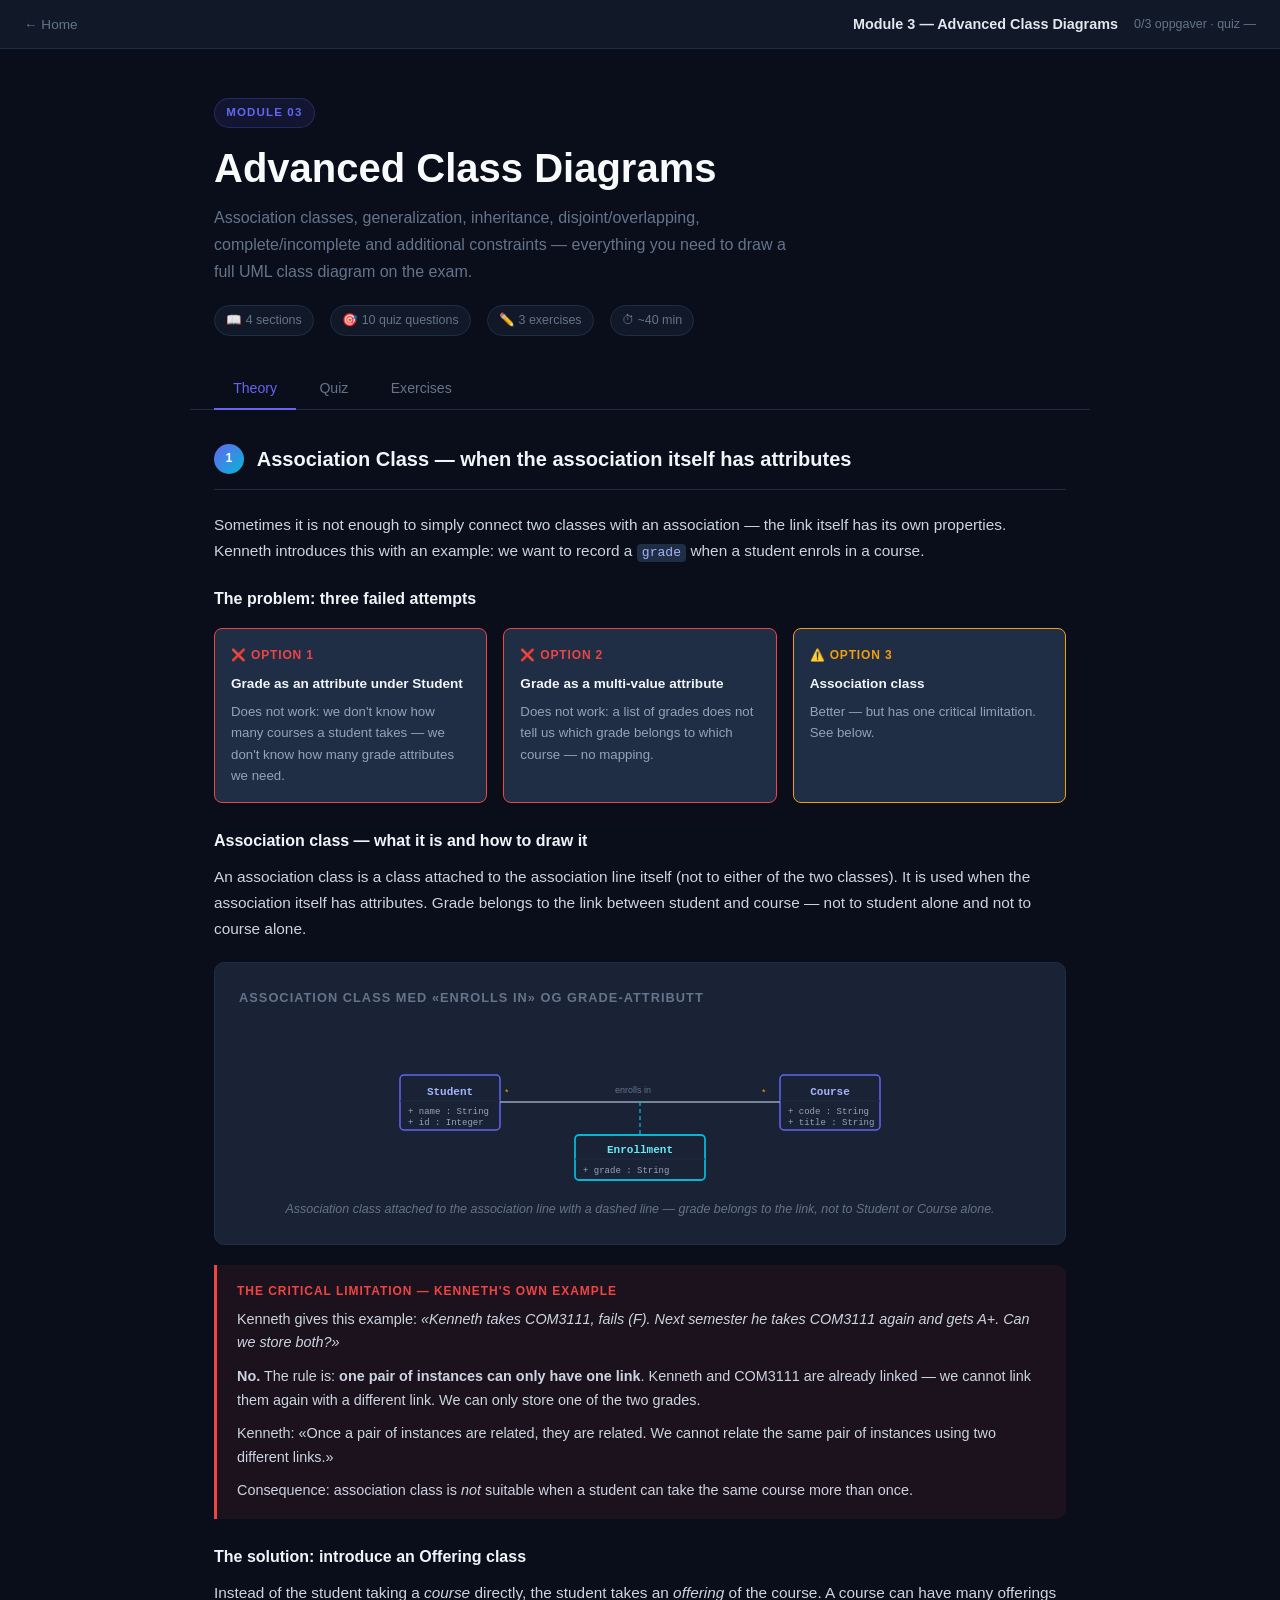
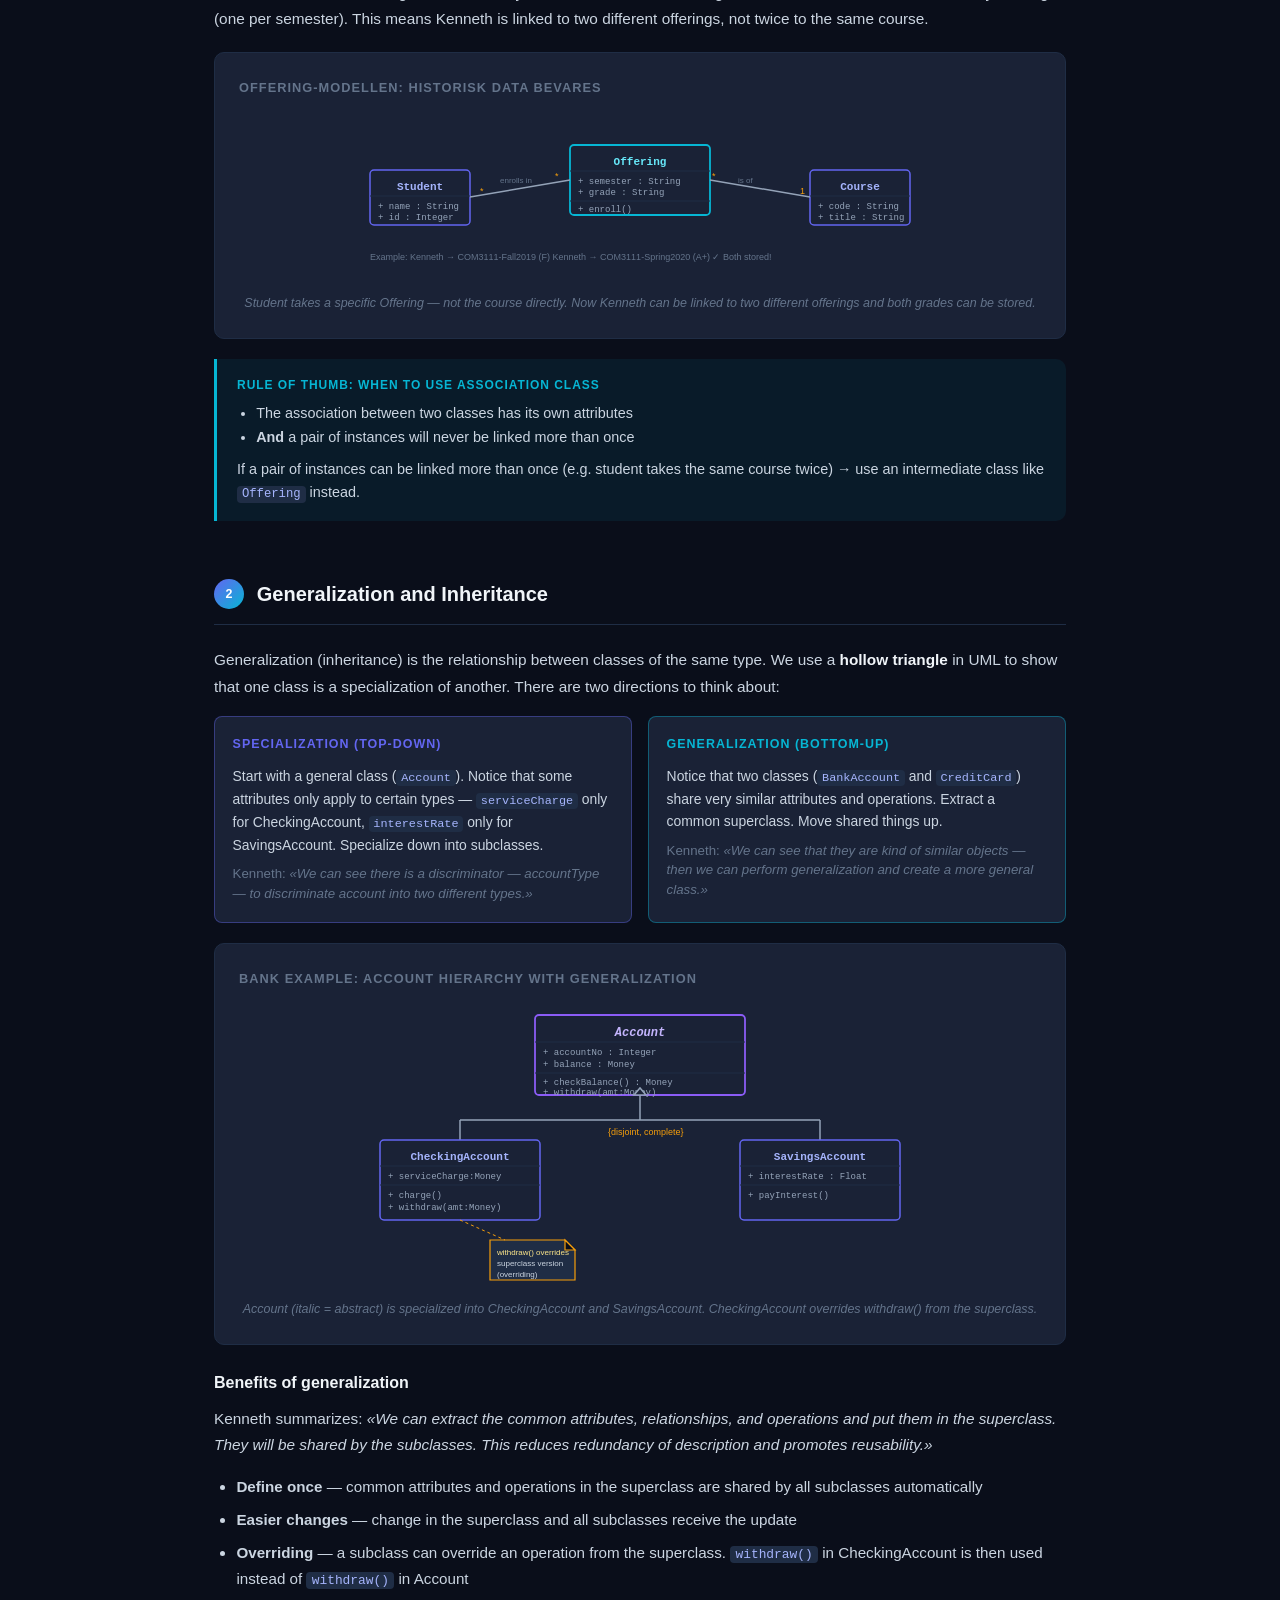
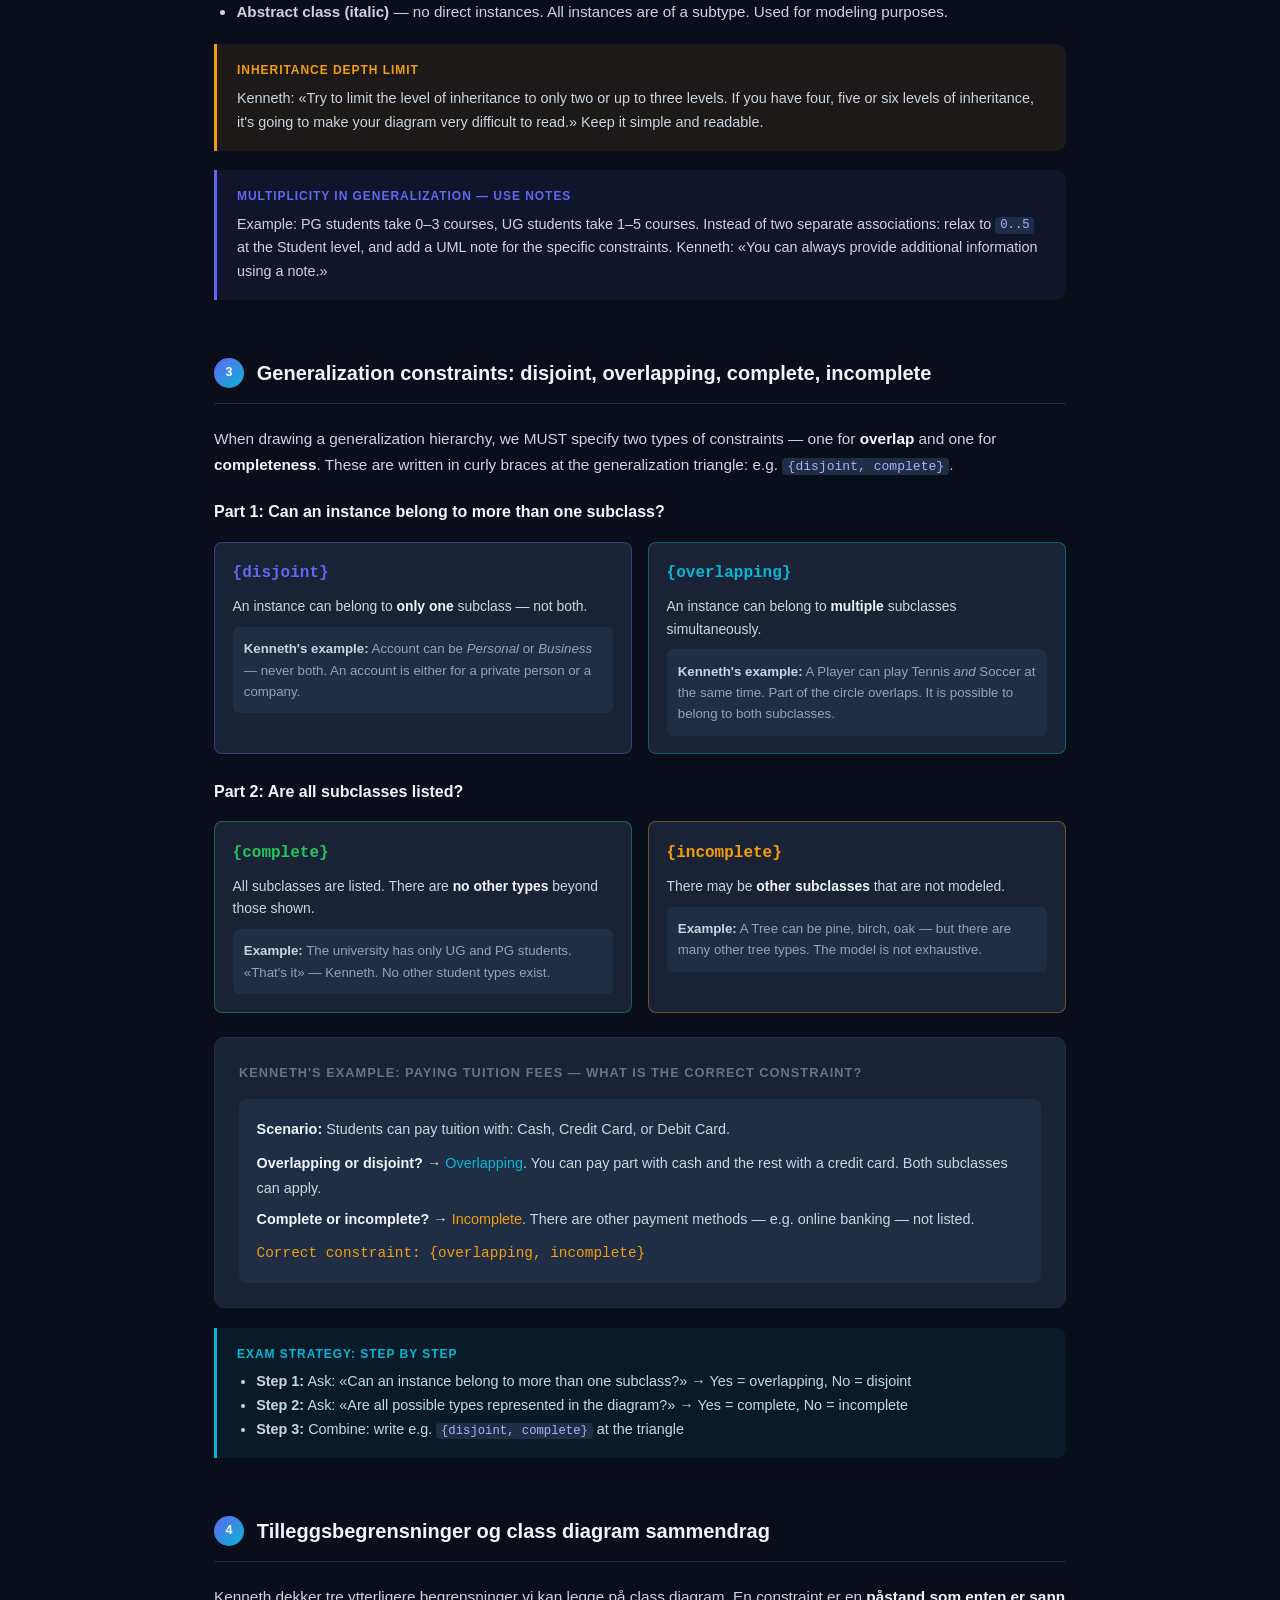
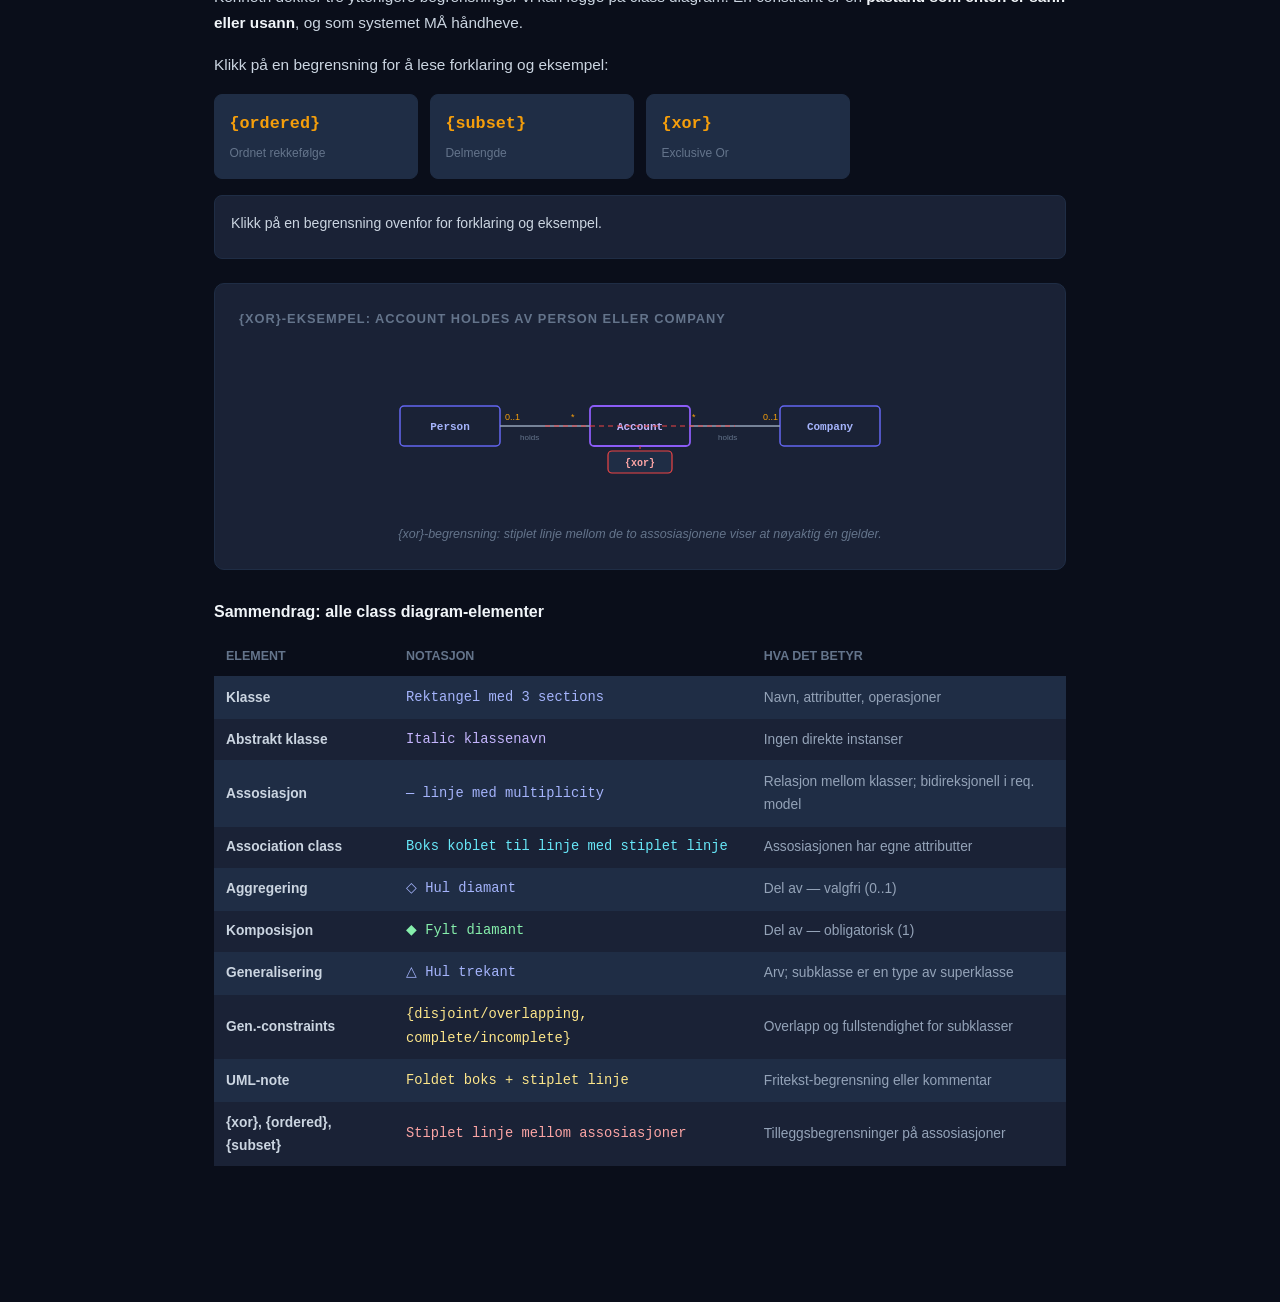
<file: modules/module-03/index.html>
<!DOCTYPE html>
<html lang="en">
<head>
  <meta charset="UTF-8">
  <meta name="viewport" content="width=device-width, initial-scale=1.0">
  <title>Module 3 — Advanced Class Diagrams</title>
  <style>
    :root {
      --bg:#0a0e1a; --surface:#111827; --surface2:#1a2236; --surface3:#1f2d45;
      --border:#1f2d45; --accent:#6366f1; --accent2:#06b6d4; --accent3:#8b5cf6;
      --text:#e2e8f0; --muted:#64748b; --success:#22c55e; --warn:#f59e0b; --danger:#ef4444;
      --radius:10px;
    }
    *,*::before,*::after{box-sizing:border-box;margin:0;padding:0}
    body{font-family:-apple-system,BlinkMacSystemFont,'Inter',sans-serif;background:var(--bg);color:var(--text);line-height:1.7}
    nav{background:var(--surface);border-bottom:1px solid var(--border);padding:.75rem 1.5rem;display:flex;align-items:center;gap:1rem;position:sticky;top:0;z-index:50}
    .nav-back{font-size:.85rem;color:var(--muted);text-decoration:none;display:flex;align-items:center;gap:.3rem}
    .nav-back:hover{color:var(--text)}
    .nav-title{font-size:.9rem;font-weight:600;color:var(--text);margin-left:auto}
    .nav-prog{font-size:.78rem;color:var(--muted)}
    .hero{padding:3rem 1.5rem 2rem;max-width:900px;margin:0 auto}
    .module-tag{font-size:.72rem;font-weight:700;letter-spacing:.1em;text-transform:uppercase;color:var(--accent);background:rgba(99,102,241,.1);border:1px solid rgba(99,102,241,.25);padding:.25rem .7rem;border-radius:99px;display:inline-block;margin-bottom:1rem}
    .hero h1{font-size:clamp(1.7rem,4vw,2.5rem);font-weight:800;color:#f8fafc;line-height:1.2}
    .hero p{margin-top:.75rem;color:var(--muted);font-size:1rem;max-width:580px}
    .hero-meta{display:flex;gap:1rem;margin-top:1.2rem;flex-wrap:wrap}
    .meta-pill{font-size:.78rem;color:var(--muted);background:var(--surface);border:1px solid var(--border);padding:.25rem .7rem;border-radius:99px}
    .tabs{display:flex;gap:.25rem;border-bottom:1px solid var(--border);padding:0 1.5rem;max-width:900px;margin:0 auto}
    .tab{padding:.75rem 1.2rem;font-size:.88rem;font-weight:500;color:var(--muted);cursor:pointer;border-bottom:2px solid transparent;margin-bottom:-1px;background:none;border-top:none;border-left:none;border-right:none;transition:color .15s,border-color .15s}
    .tab:hover{color:var(--text)}
    .tab.active{color:var(--accent);border-bottom-color:var(--accent)}
    .content{max-width:900px;margin:0 auto;padding:2rem 1.5rem 5rem}
    .panel{display:none}
    .panel.active{display:block}
    .section{margin-bottom:3.5rem}
    .section-header{display:flex;align-items:center;gap:.8rem;margin-bottom:1.4rem;padding-bottom:.8rem;border-bottom:1px solid var(--border)}
    .section-num{width:30px;height:30px;background:linear-gradient(135deg,var(--accent),var(--accent2));border-radius:50%;display:flex;align-items:center;justify-content:center;font-size:.78rem;font-weight:700;color:#fff;flex-shrink:0}
    .section h2{font-size:1.25rem;font-weight:700;color:#f1f5f9}
    .prose{color:#cbd5e1;font-size:.96rem;margin-bottom:1rem}
    .prose strong{color:#f1f5f9}
    ul.prose-list{color:#cbd5e1;font-size:.95rem;margin:.5rem 0 1rem 1.4rem}
    ul.prose-list li{margin-bottom:.45rem}
    .callout{border-radius:0 var(--radius) var(--radius) 0;padding:1rem 1.25rem;margin:1.2rem 0}
    .callout.info{background:rgba(99,102,241,.08);border-left:3px solid var(--accent)}
    .callout.tip{background:rgba(6,182,212,.08);border-left:3px solid var(--accent2)}
    .callout.warn{background:rgba(245,158,11,.08);border-left:3px solid var(--warn)}
    .callout.danger{background:rgba(239,68,68,.08);border-left:3px solid var(--danger)}
    .callout-title{font-size:.75rem;font-weight:700;text-transform:uppercase;letter-spacing:.08em;margin-bottom:.4rem}
    .callout.info .callout-title{color:var(--accent)}
    .callout.tip .callout-title{color:var(--accent2)}
    .callout.warn .callout-title{color:var(--warn)}
    .callout.danger .callout-title{color:var(--danger)}
    .callout p,.callout li{font-size:.9rem;color:#cbd5e1;line-height:1.65}
    .callout ul{margin:.4rem 0 0 1.2rem}
    .fig{background:var(--surface2);border:1px solid var(--border);border-radius:var(--radius);padding:1.5rem;margin:1.25rem 0;overflow-x:auto}
    .fig-caption{font-size:.78rem;color:var(--muted);margin-top:.85rem;text-align:center;font-style:italic}
    .fig-title{font-size:.8rem;font-weight:700;text-transform:uppercase;letter-spacing:.08em;color:var(--muted);margin-bottom:1rem}
    .uml-class{display:inline-block;min-width:160px;border:2px solid var(--accent);border-radius:6px;overflow:hidden;font-family:'Courier New',monospace}
    .uml-name{background:rgba(99,102,241,.18);padding:.4rem .8rem;font-size:.85rem;font-weight:700;color:#a5b4fc;text-align:center;border-bottom:1px solid var(--border)}
    .uml-name.italic-name{font-style:italic;color:#c4b5fd}
    .uml-attrs,.uml-ops{padding:.4rem .8rem;font-size:.75rem;color:#94a3b8;border-bottom:1px solid var(--border);line-height:1.7}
    .uml-ops{border-bottom:none}
    .uml-line{display:block}
    .two-col{display:grid;grid-template-columns:1fr 1fr;gap:1rem;margin:1rem 0}
    .three-col{display:grid;grid-template-columns:1fr 1fr 1fr;gap:1rem;margin:1rem 0}
    code{font-family:'Courier New',monospace;font-size:.85em;background:var(--surface3);padding:.1em .4em;border-radius:4px;color:#a5b4fc}
    /* Constraint cards */
    .constraint-grid{display:grid;grid-template-columns:repeat(auto-fill,minmax(200px,1fr));gap:.75rem;margin:1rem 0}
    .c-card{background:var(--surface3);border:1.5px solid var(--border);border-radius:8px;padding:.9rem;cursor:pointer;transition:border-color .15s}
    .c-card:hover,.c-card.active{border-color:var(--accent2)}
    .c-sym{font-family:monospace;font-size:1.05rem;font-weight:700;color:var(--warn);margin-bottom:.3rem}
    .c-name{font-size:.75rem;color:var(--muted)}
    .c-explain{background:var(--surface2);border:1px solid var(--border);border-radius:8px;padding:1rem;font-size:.88rem;color:#cbd5e1;min-height:64px;margin-top:.5rem;line-height:1.65;transition:all .2s}
    /* Quiz */
    .quiz-progress{display:flex;gap:.35rem;margin-bottom:1.75rem;flex-wrap:wrap}
    .qp-dot{width:11px;height:11px;border-radius:50%;background:var(--border);transition:background .2s}
    .qp-dot.correct{background:var(--success)}
    .qp-dot.wrong{background:var(--danger)}
    .q-num{font-size:.72rem;font-weight:700;text-transform:uppercase;letter-spacing:.1em;color:var(--muted);margin-bottom:.5rem}
    .q-text{font-size:1rem;font-weight:600;color:#f1f5f9;margin-bottom:1.25rem;line-height:1.55}
    .q-options{display:flex;flex-direction:column;gap:.5rem}
    .q-opt{background:var(--surface2);border:1px solid var(--border);border-radius:8px;padding:.75rem 1rem;cursor:pointer;font-size:.9rem;color:var(--text);text-align:left;transition:border-color .15s,background .15s}
    .q-opt:hover:not(:disabled){border-color:var(--accent);background:rgba(99,102,241,.08)}
    .q-opt.correct{border-color:var(--success)!important;background:rgba(34,197,94,.1);color:#86efac}
    .q-opt.wrong{border-color:var(--danger)!important;background:rgba(239,68,68,.1);color:#fca5a5}
    .q-explanation{margin-top:.9rem;background:var(--surface3);border-radius:8px;padding:.9rem 1rem;font-size:.87rem;color:#cbd5e1;display:none;line-height:1.65}
    .q-explanation.show{display:block}
    .q-nav{display:flex;gap:.75rem;margin-top:1.25rem;align-items:center;flex-wrap:wrap}
    .q-nav button{padding:.5rem 1.1rem;border-radius:6px;font-size:.85rem;font-weight:500;cursor:pointer;border:1px solid var(--border);background:var(--surface2);color:var(--text);transition:background .15s}
    .q-nav button:hover{background:var(--surface3)}
    .q-nav button.primary{background:var(--accent);border-color:var(--accent);color:#fff}
    .q-nav button.primary:hover{opacity:.88}
    .q-score{font-size:.82rem;color:var(--muted);margin-left:auto}
    .quiz-result{text-align:center;padding:2.5rem}
    .score-big{font-size:3.5rem;font-weight:800;color:var(--accent)}
    .quiz-result p{color:var(--muted);margin-top:.5rem;font-size:.95rem}
    .quiz-result button{margin-top:1.5rem;padding:.6rem 1.6rem;border-radius:6px;background:var(--accent);border:none;color:#fff;font-size:.9rem;font-weight:600;cursor:pointer}
    /* Exercises */
    .exercise{background:var(--surface);border:1px solid var(--border);border-radius:var(--radius);margin-bottom:1.25rem;overflow:hidden}
    .ex-header{padding:1rem 1.25rem;display:flex;align-items:flex-start;gap:.75rem;cursor:pointer;user-select:none}
    .ex-header:hover{background:var(--surface2)}
    .ex-num{background:var(--surface3);border-radius:6px;padding:.2rem .55rem;font-size:.75rem;font-weight:700;color:var(--muted);flex-shrink:0;margin-top:.15rem}
    .ex-header h3{font-size:.92rem;font-weight:600;color:#f1f5f9;flex:1;line-height:1.5}
    .ex-toggle{font-size:.75rem;color:var(--muted);flex-shrink:0;margin-top:.15rem}
    .ex-body{padding:1.25rem;border-top:1px solid var(--border);display:none}
    .ex-body p,.ex-body li{font-size:.9rem;color:#cbd5e1;line-height:1.65}
    .ex-body ul{margin:.6rem 0 .6rem 1.3rem}
    .ex-body strong{color:#f1f5f9}
    .solution{background:var(--surface2);border-radius:8px;padding:1.1rem;margin-top:1rem;display:none}
    .solution.show{display:block}
    .sol-title{font-size:.78rem;font-weight:700;text-transform:uppercase;letter-spacing:.08em;color:var(--success);margin-bottom:.65rem}
    .solution p,.solution li{font-size:.88rem;color:#cbd5e1;line-height:1.65}
    .solution ul{margin:.5rem 0 .5rem 1.3rem}
    .solution strong{color:#f1f5f9}
    .sol-btn{margin-top:.85rem;padding:.4rem .9rem;border-radius:6px;font-size:.82rem;font-weight:500;background:transparent;border:1px solid var(--border);color:var(--muted);cursor:pointer;transition:color .15s,border-color .15s}
    .sol-btn:hover{border-color:var(--success);color:var(--success)}
    .done-btn{display:inline-block;margin-top:.75rem;padding:.5rem 1.1rem;border-radius:6px;font-size:.85rem;font-weight:500;background:rgba(34,197,94,.08);border:1px solid rgba(34,197,94,.25);color:var(--success);cursor:pointer;transition:background .15s}
    .done-btn:hover{background:rgba(34,197,94,.18)}
    .done-btn.done{background:rgba(34,197,94,.2)}
    @media(max-width:620px){.two-col,.three-col{grid-template-columns:1fr}}
  </style>
</head>
<body>

<nav>
  <a href="../../index.html" class="nav-back">← Home</a>
  <span class="nav-title">Module 3 — Advanced Class Diagrams</span>
  <span class="nav-prog" id="nav-prog"></span>
</nav>

<div class="hero">
  <div class="module-tag">Module 03</div>
  <h1>Advanced Class Diagrams</h1>
  <p>Association classes, generalization, inheritance, disjoint/overlapping, complete/incomplete and additional constraints — everything you need to draw a full UML class diagram on the exam.</p>
  <div class="hero-meta">
    <span class="meta-pill">📖 4 sections</span>
    <span class="meta-pill">🎯 10 quiz questions</span>
    <span class="meta-pill">✏️ 3 exercises</span>
    <span class="meta-pill">⏱ ~40 min</span>
  </div>
</div>

<div class="tabs">
  <button class="tab active" onclick="switchTab('theory',this)">Theory</button>
  <button class="tab" onclick="switchTab('quiz',this)">Quiz</button>
  <button class="tab" onclick="switchTab('exercises',this)">Exercises</button>
</div>

<div class="content">

<!-- ═══════════════════ THEORY ═══════════════════ -->
<div class="panel active" id="panel-theory">

<!-- ─── SEKSJON 1: Association Class ─── -->
<div class="section">
  <div class="section-header">
    <div class="section-num">1</div>
    <h2>Association Class — when the association itself has attributes</h2>
  </div>

  <p class="prose">Sometimes it is not enough to simply connect two classes with an association — the link itself has its own properties. Kenneth introduces this with an example: we want to record a <code>grade</code> when a student enrols in a course.</p>

  <h3 style="font-size:1rem;font-weight:700;color:#f1f5f9;margin:1.25rem 0 .6rem">The problem: three failed attempts</h3>

  <div class="three-col">
    <div style="background:var(--surface3);border:1.5px solid var(--danger);border-radius:8px;padding:1rem">
      <div style="font-size:.75rem;font-weight:700;color:var(--danger);margin-bottom:.5rem;text-transform:uppercase;letter-spacing:.07em">❌ Option 1</div>
      <p style="font-size:.85rem;color:#cbd5e1;line-height:1.6"><strong style="color:#f1f5f9">Grade as an attribute under Student</strong></p>
      <p style="font-size:.83rem;color:#94a3b8;margin-top:.4rem;line-height:1.6">Does not work: we don't know how many courses a student takes — we don't know how many grade attributes we need.</p>
    </div>
    <div style="background:var(--surface3);border:1.5px solid var(--danger);border-radius:8px;padding:1rem">
      <div style="font-size:.75rem;font-weight:700;color:var(--danger);margin-bottom:.5rem;text-transform:uppercase;letter-spacing:.07em">❌ Option 2</div>
      <p style="font-size:.85rem;color:#cbd5e1;line-height:1.6"><strong style="color:#f1f5f9">Grade as a multi-value attribute</strong></p>
      <p style="font-size:.83rem;color:#94a3b8;margin-top:.4rem;line-height:1.6">Does not work: a list of grades does not tell us which grade belongs to which course — no mapping.</p>
    </div>
    <div style="background:var(--surface3);border:1.5px solid var(--warn);border-radius:8px;padding:1rem">
      <div style="font-size:.75rem;font-weight:700;color:var(--warn);margin-bottom:.5rem;text-transform:uppercase;letter-spacing:.07em">⚠️ Option 3</div>
      <p style="font-size:.85rem;color:#cbd5e1;line-height:1.6"><strong style="color:#f1f5f9">Association class</strong></p>
      <p style="font-size:.83rem;color:#94a3b8;margin-top:.4rem;line-height:1.6">Better — but has one critical limitation. See below.</p>
    </div>
  </div>

  <h3 style="font-size:1rem;font-weight:700;color:#f1f5f9;margin:1.5rem 0 .6rem">Association class — what it is and how to draw it</h3>
  <p class="prose">An association class is a class attached to the association line itself (not to either of the two classes). It is used when the association itself has attributes. Grade belongs to the link between student and course — not to student alone and not to course alone.</p>

  <div class="fig">
    <div class="fig-title">Association class med «Enrolls In» og grade-attributt</div>
    <svg width="100%" height="160" viewBox="0 0 500 160" style="display:block;max-width:500px;margin:0 auto">
      <!-- Student -->
      <rect x="10" y="50" width="100" height="55" rx="4" fill="#1a2236" stroke="#6366f1" stroke-width="1.5"/>
      <text x="60" y="70" text-anchor="middle" fill="#a5b4fc" font-size="11" font-weight="bold" font-family="monospace">Student</text>
      <line x1="10" y1="76" x2="110" y2="76" stroke="#1f2d45"/>
      <text x="18" y="89" fill="#94a3b8" font-size="9" font-family="monospace">+ name : String</text>
      <text x="18" y="100" fill="#94a3b8" font-size="9" font-family="monospace">+ id : Integer</text>
      <!-- Course -->
      <rect x="390" y="50" width="100" height="55" rx="4" fill="#1a2236" stroke="#6366f1" stroke-width="1.5"/>
      <text x="440" y="70" text-anchor="middle" fill="#a5b4fc" font-size="11" font-weight="bold" font-family="monospace">Course</text>
      <line x1="390" y1="76" x2="490" y2="76" stroke="#1f2d45"/>
      <text x="398" y="89" fill="#94a3b8" font-size="9" font-family="monospace">+ code : String</text>
      <text x="398" y="100" fill="#94a3b8" font-size="9" font-family="monospace">+ title : String</text>
      <!-- Association line -->
      <line x1="110" y1="77" x2="390" y2="77" stroke="#94a3b8" stroke-width="1.5"/>
      <text x="225" y="68" fill="#64748b" font-size="9" font-family="sans-serif">enrolls in</text>
      <text x="115" y="70" fill="#f59e0b" font-size="9" font-family="sans-serif">*</text>
      <text x="372" y="70" fill="#f59e0b" font-size="9" font-family="sans-serif">*</text>
      <!-- Association class dashed line -->
      <line x1="250" y1="77" x2="250" y2="110" stroke="#06b6d4" stroke-width="1.3" stroke-dasharray="4,3"/>
      <!-- Association class box -->
      <rect x="185" y="110" width="130" height="45" rx="4" fill="#1a2236" stroke="#06b6d4" stroke-width="1.8"/>
      <text x="250" y="128" text-anchor="middle" fill="#67e8f9" font-size="11" font-weight="bold" font-family="monospace">Enrollment</text>
      <line x1="185" y1="134" x2="315" y2="134" stroke="#1f2d45"/>
      <text x="193" y="148" fill="#94a3b8" font-size="9" font-family="monospace">+ grade : String</text>
    </svg>
    <div class="fig-caption">Association class attached to the association line with a dashed line — grade belongs to <em>the link</em>, not to Student or Course alone.</div>
  </div>

  <div class="callout danger">
    <div class="callout-title">The critical limitation — Kenneth's own example</div>
    <p>Kenneth gives this example: <em>«Kenneth takes COM3111, fails (F). Next semester he takes COM3111 again and gets A+. Can we store both?»</em></p>
    <p style="margin-top:.6rem"><strong>No.</strong> The rule is: <strong>one pair of instances can only have one link</strong>. Kenneth and COM3111 are already linked — we cannot link them again with a different link. We can only store one of the two grades.</p>
    <p style="margin-top:.6rem">Kenneth: «Once a pair of instances are related, they are related. We cannot relate the same pair of instances using two different links.»</p>
    <p style="margin-top:.6rem">Consequence: association class is <em>not</em> suitable when a student can take the same course more than once.</p>
  </div>

  <h3 style="font-size:1rem;font-weight:700;color:#f1f5f9;margin:1.5rem 0 .6rem">The solution: introduce an Offering class</h3>
  <p class="prose">Instead of the student taking a <em>course</em> directly, the student takes an <em>offering</em> of the course. A course can have many offerings (one per semester). This means Kenneth is linked to two different offerings, not twice to the same course.</p>

  <div class="fig">
    <div class="fig-title">Offering-modellen: historisk data bevares</div>
    <svg width="100%" height="165" viewBox="0 0 560 165" style="display:block;max-width:560px;margin:0 auto">
      <!-- Student -->
      <rect x="10" y="55" width="100" height="55" rx="4" fill="#1a2236" stroke="#6366f1" stroke-width="1.5"/>
      <text x="60" y="75" text-anchor="middle" fill="#a5b4fc" font-size="11" font-weight="bold" font-family="monospace">Student</text>
      <line x1="10" y1="81" x2="110" y2="81" stroke="#1f2d45"/>
      <text x="18" y="94" fill="#94a3b8" font-size="9" font-family="monospace">+ name : String</text>
      <text x="18" y="105" fill="#94a3b8" font-size="9" font-family="monospace">+ id : Integer</text>
      <!-- Offering -->
      <rect x="210" y="30" width="140" height="70" rx="4" fill="#1a2236" stroke="#06b6d4" stroke-width="1.8"/>
      <text x="280" y="50" text-anchor="middle" fill="#67e8f9" font-size="11" font-weight="bold" font-family="monospace">Offering</text>
      <line x1="210" y1="56" x2="350" y2="56" stroke="#1f2d45"/>
      <text x="218" y="69" fill="#94a3b8" font-size="9" font-family="monospace">+ semester : String</text>
      <text x="218" y="80" fill="#94a3b8" font-size="9" font-family="monospace">+ grade : String</text>
      <line x1="210" y1="86" x2="350" y2="86" stroke="#1f2d45"/>
      <text x="218" y="97" fill="#94a3b8" font-size="9" font-family="monospace">+ enroll()</text>
      <!-- Course -->
      <rect x="450" y="55" width="100" height="55" rx="4" fill="#1a2236" stroke="#6366f1" stroke-width="1.5"/>
      <text x="500" y="75" text-anchor="middle" fill="#a5b4fc" font-size="11" font-weight="bold" font-family="monospace">Course</text>
      <line x1="450" y1="81" x2="550" y2="81" stroke="#1f2d45"/>
      <text x="458" y="94" fill="#94a3b8" font-size="9" font-family="monospace">+ code : String</text>
      <text x="458" y="105" fill="#94a3b8" font-size="9" font-family="monospace">+ title : String</text>
      <!-- Student --enrolls in-- Offering -->
      <line x1="110" y1="82" x2="210" y2="65" stroke="#94a3b8" stroke-width="1.5"/>
      <text x="120" y="79" fill="#f59e0b" font-size="9" font-family="sans-serif">*</text>
      <text x="195" y="64" fill="#f59e0b" font-size="9" font-family="sans-serif">*</text>
      <text x="140" y="68" fill="#64748b" font-size="8" font-family="sans-serif">enrolls in</text>
      <!-- Offering --is of-- Course -->
      <line x1="350" y1="65" x2="450" y2="82" stroke="#94a3b8" stroke-width="1.5"/>
      <text x="352" y="64" fill="#f59e0b" font-size="9" font-family="sans-serif">*</text>
      <text x="440" y="79" fill="#f59e0b" font-size="9" font-family="sans-serif">1</text>
      <text x="378" y="68" fill="#64748b" font-size="8" font-family="sans-serif">is of</text>
      <!-- Example data label -->
      <text x="10" y="145" fill="#64748b" font-size="9" font-family="sans-serif">Example: Kenneth → COM3111-Fall2019 (F)   Kenneth → COM3111-Spring2020 (A+)   ✓ Both stored!</text>
    </svg>
    <div class="fig-caption">Student takes a specific Offering — not the course directly. Now Kenneth can be linked to two different offerings and both grades can be stored.</div>
  </div>

  <div class="callout tip">
    <div class="callout-title">Rule of thumb: when to use association class</div>
    <ul>
      <li>The association between two classes has its own attributes</li>
      <li><strong>And</strong> a pair of instances will never be linked more than once</li>
    </ul>
    <p style="margin-top:.5rem">If a pair of instances can be linked more than once (e.g. student takes the same course twice) → use an intermediate class like <code>Offering</code> instead.</p>
  </div>
</div>

<!-- ─── SEKSJON 2: Generalisering ─── -->
<div class="section">
  <div class="section-header">
    <div class="section-num">2</div>
    <h2>Generalization and Inheritance</h2>
  </div>

  <p class="prose">Generalization (inheritance) is the relationship between classes of the same type. We use a <strong>hollow triangle</strong> in UML to show that one class is a specialization of another. There are two directions to think about:</p>

  <div class="two-col">
    <div style="background:var(--surface2);border:1px solid rgba(99,102,241,.4);border-radius:8px;padding:1.1rem">
      <div style="font-size:.78rem;font-weight:700;text-transform:uppercase;letter-spacing:.08em;color:var(--accent);margin-bottom:.6rem">Specialization (top-down)</div>
      <p style="font-size:.87rem;color:#cbd5e1;line-height:1.6">Start with a general class (<code>Account</code>). Notice that some attributes only apply to certain types — <code>serviceCharge</code> only for CheckingAccount, <code>interestRate</code> only for SavingsAccount. Specialize down into subclasses.</p>
      <p style="font-size:.83rem;color:var(--muted);margin-top:.5rem;line-height:1.5">Kenneth: <em>«We can see there is a discriminator — accountType — to discriminate account into two different types.»</em></p>
    </div>
    <div style="background:var(--surface2);border:1px solid rgba(6,182,212,.4);border-radius:8px;padding:1.1rem">
      <div style="font-size:.78rem;font-weight:700;text-transform:uppercase;letter-spacing:.08em;color:var(--accent2);margin-bottom:.6rem">Generalization (bottom-up)</div>
      <p style="font-size:.87rem;color:#cbd5e1;line-height:1.6">Notice that two classes (<code>BankAccount</code> and <code>CreditCard</code>) share very similar attributes and operations. Extract a common superclass. Move shared things up.</p>
      <p style="font-size:.83rem;color:var(--muted);margin-top:.5rem;line-height:1.5">Kenneth: <em>«We can see that they are kind of similar objects — then we can perform generalization and create a more general class.»</em></p>
    </div>
  </div>

  <div class="fig" style="margin-top:1.25rem">
    <div class="fig-title">Bank example: Account hierarchy with generalization</div>
    <svg width="100%" height="280" viewBox="0 0 560 280" style="display:block;max-width:560px;margin:0 auto">
      <!-- Account (abstract) -->
      <rect x="175" y="10" width="210" height="80" rx="4" fill="#1a2236" stroke="#8b5cf6" stroke-width="1.8"/>
      <text x="280" y="31" text-anchor="middle" fill="#c4b5fd" font-size="12" font-weight="bold" font-family="monospace" font-style="italic">Account</text>
      <line x1="175" y1="37" x2="385" y2="37" stroke="#1f2d45"/>
      <text x="183" y="50" fill="#94a3b8" font-size="9" font-family="monospace">+ accountNo : Integer</text>
      <text x="183" y="62" fill="#94a3b8" font-size="9" font-family="monospace">+ balance : Money</text>
      <line x1="175" y1="68" x2="385" y2="68" stroke="#1f2d45"/>
      <text x="183" y="80" fill="#94a3b8" font-size="9" font-family="monospace">+ checkBalance() : Money</text>
      <text x="183" y="90" fill="#94a3b8" font-size="9" font-family="monospace">+ withdraw(amt:Money)</text>
      <!-- Generalization line down -->
      <line x1="280" y1="90" x2="280" y2="115" stroke="#94a3b8" stroke-width="1.5"/>
      <line x1="100" y1="115" x2="460" y2="115" stroke="#94a3b8" stroke-width="1.5"/>
      <!-- Hollow triangle at superclass -->
      <polygon points="274,90 286,90 280,83" fill="#1a2236" stroke="#94a3b8" stroke-width="1.5"/>
      <!-- Left branch line -->
      <line x1="100" y1="115" x2="100" y2="135" stroke="#94a3b8" stroke-width="1.5"/>
      <!-- Right branch line -->
      <line x1="460" y1="115" x2="460" y2="135" stroke="#94a3b8" stroke-width="1.5"/>
      <!-- Constraint label -->
      <text x="248" y="130" fill="#f59e0b" font-size="9" font-family="sans-serif">{disjoint, complete}</text>
      <!-- CheckingAccount -->
      <rect x="20" y="135" width="160" height="80" rx="4" fill="#1a2236" stroke="#6366f1" stroke-width="1.5"/>
      <text x="100" y="155" text-anchor="middle" fill="#a5b4fc" font-size="11" font-weight="bold" font-family="monospace">CheckingAccount</text>
      <line x1="20" y1="161" x2="180" y2="161" stroke="#1f2d45"/>
      <text x="28" y="174" fill="#94a3b8" font-size="9" font-family="monospace">+ serviceCharge:Money</text>
      <line x1="20" y1="180" x2="180" y2="180" stroke="#1f2d45"/>
      <text x="28" y="193" fill="#94a3b8" font-size="9" font-family="monospace">+ charge()</text>
      <text x="28" y="205" fill="#94a3b8" font-size="9" font-family="monospace">+ withdraw(amt:Money)</text>
      <!-- SavingsAccount -->
      <rect x="380" y="135" width="160" height="80" rx="4" fill="#1a2236" stroke="#6366f1" stroke-width="1.5"/>
      <text x="460" y="155" text-anchor="middle" fill="#a5b4fc" font-size="11" font-weight="bold" font-family="monospace">SavingsAccount</text>
      <line x1="380" y1="161" x2="540" y2="161" stroke="#1f2d45"/>
      <text x="388" y="174" fill="#94a3b8" font-size="9" font-family="monospace">+ interestRate : Float</text>
      <line x1="380" y1="180" x2="540" y2="180" stroke="#1f2d45"/>
      <text x="388" y="193" fill="#94a3b8" font-size="9" font-family="monospace">+ payInterest()</text>
      <!-- Overriding note -->
      <polygon points="130,235 205,235 215,245 215,275 130,275" fill="#1f2d45" stroke="#f59e0b" stroke-width="1.2"/>
      <polygon points="205,235 205,245 215,245" fill="#0a0e1a" stroke="#f59e0b" stroke-width="1.2"/>
      <text x="137" y="250" fill="#fde68a" font-size="8" font-family="sans-serif">withdraw() overrides</text>
      <text x="137" y="261" fill="#cbd5e1" font-size="8" font-family="sans-serif">superclass version</text>
      <text x="137" y="272" fill="#cbd5e1" font-size="8" font-family="sans-serif">(overriding)</text>
      <line x1="100" y1="215" x2="145" y2="235" stroke="#f59e0b" stroke-width="1" stroke-dasharray="3,3"/>
    </svg>
    <div class="fig-caption">Account (italic = abstract) is specialized into CheckingAccount and SavingsAccount. CheckingAccount overrides withdraw() from the superclass.</div>
  </div>

  <h3 style="font-size:1rem;font-weight:700;color:#f1f5f9;margin:1.5rem 0 .6rem">Benefits of generalization</h3>
  <p class="prose">Kenneth summarizes: <em>«We can extract the common attributes, relationships, and operations and put them in the superclass. They will be shared by the subclasses. This reduces redundancy of description and promotes reusability.»</em></p>

  <ul class="prose-list">
    <li><strong>Define once</strong> — common attributes and operations in the superclass are shared by all subclasses automatically</li>
    <li><strong>Easier changes</strong> — change in the superclass and all subclasses receive the update</li>
    <li><strong>Overriding</strong> — a subclass can override an operation from the superclass. <code>withdraw()</code> in CheckingAccount is then used instead of <code>withdraw()</code> in Account</li>
    <li><strong>Abstract class (italic)</strong> — no direct instances. All instances are of a subtype. Used for modeling purposes.</li>
  </ul>

  <div class="callout warn">
    <div class="callout-title">Inheritance depth limit</div>
    <p>Kenneth: «Try to limit the level of inheritance to only two or up to three levels. If you have four, five or six levels of inheritance, it's going to make your diagram very difficult to read.» Keep it simple and readable.</p>
  </div>

  <div class="callout info">
    <div class="callout-title">Multiplicity in generalization — use notes</div>
    <p>Example: PG students take 0–3 courses, UG students take 1–5 courses. Instead of two separate associations: relax to <code>0..5</code> at the Student level, and add a UML note for the specific constraints. Kenneth: «You can always provide additional information using a note.»</p>
  </div>
</div>

<!-- ─── SEKSJON 3: Disjoint/Overlapping, Complete/Incomplete ─── -->
<div class="section">
  <div class="section-header">
    <div class="section-num">3</div>
    <h2>Generalization constraints: disjoint, overlapping, complete, incomplete</h2>
  </div>

  <p class="prose">When drawing a generalization hierarchy, we MUST specify two types of constraints — one for <strong>overlap</strong> and one for <strong>completeness</strong>. These are written in curly braces at the generalization triangle: e.g. <code>{disjoint, complete}</code>.</p>

  <h3 style="font-size:1rem;font-weight:700;color:#f1f5f9;margin:1.25rem 0 .75rem">Part 1: Can an instance belong to more than one subclass?</h3>

  <div class="two-col">
    <div style="background:var(--surface2);border:1px solid rgba(99,102,241,.4);border-radius:8px;padding:1.1rem">
      <div style="font-family:monospace;font-size:1rem;font-weight:700;color:var(--accent);margin-bottom:.5rem">{disjoint}</div>
      <p style="font-size:.87rem;color:#cbd5e1;line-height:1.6">An instance can belong to <strong style="color:#f1f5f9">only one</strong> subclass — not both.</p>
      <div style="background:var(--surface3);border-radius:6px;padding:.7rem;margin-top:.6rem;font-size:.83rem;color:#94a3b8;line-height:1.6">
        <strong style="color:#cbd5e1">Kenneth's example:</strong> Account can be <em>Personal</em> or <em>Business</em> — never both. An account is either for a private person or a company.
      </div>
    </div>
    <div style="background:var(--surface2);border:1px solid rgba(6,182,212,.4);border-radius:8px;padding:1.1rem">
      <div style="font-family:monospace;font-size:1rem;font-weight:700;color:var(--accent2);margin-bottom:.5rem">{overlapping}</div>
      <p style="font-size:.87rem;color:#cbd5e1;line-height:1.6">An instance can belong to <strong style="color:#f1f5f9">multiple</strong> subclasses simultaneously.</p>
      <div style="background:var(--surface3);border-radius:6px;padding:.7rem;margin-top:.6rem;font-size:.83rem;color:#94a3b8;line-height:1.6">
        <strong style="color:#cbd5e1">Kenneth's example:</strong> A Player can play Tennis <em>and</em> Soccer at the same time. Part of the circle overlaps. It is possible to belong to both subclasses.
      </div>
    </div>
  </div>

  <h3 style="font-size:1rem;font-weight:700;color:#f1f5f9;margin:1.5rem 0 .75rem">Part 2: Are all subclasses listed?</h3>

  <div class="two-col">
    <div style="background:var(--surface2);border:1px solid rgba(34,197,94,.4);border-radius:8px;padding:1.1rem">
      <div style="font-family:monospace;font-size:1rem;font-weight:700;color:var(--success);margin-bottom:.5rem">{complete}</div>
      <p style="font-size:.87rem;color:#cbd5e1;line-height:1.6">All subclasses are listed. There are <strong style="color:#f1f5f9">no other types</strong> beyond those shown.</p>
      <div style="background:var(--surface3);border-radius:6px;padding:.7rem;margin-top:.6rem;font-size:.83rem;color:#94a3b8;line-height:1.6">
        <strong style="color:#cbd5e1">Example:</strong> The university has only UG and PG students. «That's it» — Kenneth. No other student types exist.
      </div>
    </div>
    <div style="background:var(--surface2);border:1px solid rgba(245,158,11,.4);border-radius:8px;padding:1.1rem">
      <div style="font-family:monospace;font-size:1rem;font-weight:700;color:var(--warn);margin-bottom:.5rem">{incomplete}</div>
      <p style="font-size:.87rem;color:#cbd5e1;line-height:1.6">There may be <strong style="color:#f1f5f9">other subclasses</strong> that are not modeled.</p>
      <div style="background:var(--surface3);border-radius:6px;padding:.7rem;margin-top:.6rem;font-size:.83rem;color:#94a3b8;line-height:1.6">
        <strong style="color:#cbd5e1">Example:</strong> A Tree can be pine, birch, oak — but there are many other tree types. The model is not exhaustive.
      </div>
    </div>
  </div>

  <div class="fig" style="margin-top:1.5rem">
    <div class="fig-title">Kenneth's example: paying tuition fees — what is the correct constraint?</div>
    <div style="background:var(--surface3);border-radius:8px;padding:1.1rem;font-size:.9rem;color:#cbd5e1;line-height:1.7">
      <p><strong style="color:#f1f5f9">Scenario:</strong> Students can pay tuition with: Cash, Credit Card, or Debit Card.</p>
      <p style="margin-top:.6rem"><strong style="color:#f1f5f9">Overlapping or disjoint?</strong> → <span style="color:#06b6d4">Overlapping</span>. You can pay part with cash and the rest with a credit card. Both subclasses can apply.</p>
      <p style="margin-top:.4rem"><strong style="color:#f1f5f9">Complete or incomplete?</strong> → <span style="color:#f59e0b">Incomplete</span>. There are other payment methods — e.g. online banking — not listed.</p>
      <p style="margin-top:.6rem;font-family:monospace;color:var(--warn);font-size:.9rem">Correct constraint: {overlapping, incomplete}</p>
    </div>
  </div>

  <div class="callout tip">
    <div class="callout-title">Exam strategy: step by step</div>
    <ul>
      <li><strong>Step 1:</strong> Ask: «Can an instance belong to more than one subclass?» → Yes = overlapping, No = disjoint</li>
      <li><strong>Step 2:</strong> Ask: «Are all possible types represented in the diagram?» → Yes = complete, No = incomplete</li>
      <li><strong>Step 3:</strong> Combine: write e.g. <code>{disjoint, complete}</code> at the triangle</li>
    </ul>
  </div>
</div>

<!-- ─── SEKSJON 4: Tilleggsbegrensninger og sammendrag ─── -->
<div class="section">
  <div class="section-header">
    <div class="section-num">4</div>
    <h2>Tilleggsbegrensninger og class diagram sammendrag</h2>
  </div>

  <p class="prose">Kenneth dekker tre ytterligere begrensninger vi kan legge på class diagram. En constraint er en <strong>påstand som enten er sann eller usann</strong>, og som systemet MÅ håndheve.</p>

  <p class="prose">Klikk på en begrensning for å lese forklaring og eksempel:</p>
  <div class="constraint-grid">
    <div class="c-card" onclick="showConstraint(this,'{ordered}','<strong style=&quot;color:#f1f5f9&quot;>{ordered}</strong><br><br>Objektene i relasjonen er sortert i en bestemt rekkefølge.<br><br><strong style=&quot;color:#cbd5e1&quot;>Kenneth\'s eksempel:</strong> Studenter kan stå på venteliste til et kurs — rekkefølgen er «first in, first out». Assosiasjonens «*»-side merkes med <code>{ordered}</code>.<br><br>Uten denne begrensningen er rekkefølgen undefined.')">
      <div class="c-sym">{ordered}</div><div class="c-name">Ordnet rekkefølge</div>
    </div>
    <div class="c-card" onclick="showConstraint(this,'{subset}','<strong style=&quot;color:#f1f5f9&quot;>{subset}</strong><br><br>Én assosiasjon er en delmengde av en annen.<br><br><strong style=&quot;color:#cbd5e1&quot;>Kenneth\'s eksempel:</strong> En komité har en Person som leder (chair) og mange Person som medlemmer (members). Lederen MÅ være ett av medlemmene — chair ⊆ members.<br><br>Tegnes som: en stiplet pil fra chair-assosiasjonen til members-assosiasjonen med <code>{subset}</code>.')">
      <div class="c-sym">{subset}</div><div class="c-name">Delmengde</div>
    </div>
    <div class="c-card" onclick="showConstraint(this,'{xor}','<strong style=&quot;color:#f1f5f9&quot;>{xor} — Exclusive Or</strong><br><br>Nøyaktig én av to assosiasjoner gjelder på samme tid — aldri begge, aldri ingen.<br><br><strong style=&quot;color:#cbd5e1&quot;>Kenneth\'s eksempel:</strong> En Account holdes av enten en Person ELLER en Company — ikke begge og ikke ingen.<br><br>Tegnes med en stiplet linje mellom de to assosiasjonene og <code>{xor}</code>-label. Se figur nedenfor.')">
      <div class="c-sym">{xor}</div><div class="c-name">Exclusive Or</div>
    </div>
  </div>
  <div class="c-explain" id="constraint-explain">Klikk på en begrensning ovenfor for forklaring og eksempel.</div>

  <div class="fig" style="margin-top:1.5rem">
    <div class="fig-title">{xor}-eksempel: Account holdes av Person ELLER Company</div>
    <svg width="100%" height="165" viewBox="0 0 500 165" style="display:block;max-width:500px;margin:0 auto">
      <!-- Person -->
      <rect x="10" y="60" width="100" height="40" rx="4" fill="#1a2236" stroke="#6366f1" stroke-width="1.5"/>
      <text x="60" y="84" text-anchor="middle" fill="#a5b4fc" font-size="11" font-weight="bold" font-family="monospace">Person</text>
      <!-- Account -->
      <rect x="200" y="60" width="100" height="40" rx="4" fill="#1a2236" stroke="#8b5cf6" stroke-width="1.8"/>
      <text x="250" y="84" text-anchor="middle" fill="#c4b5fd" font-size="11" font-weight="bold" font-family="monospace">Account</text>
      <!-- Company -->
      <rect x="390" y="60" width="100" height="40" rx="4" fill="#1a2236" stroke="#6366f1" stroke-width="1.5"/>
      <text x="440" y="84" text-anchor="middle" fill="#a5b4fc" font-size="11" font-weight="bold" font-family="monospace">Company</text>
      <!-- Person -- Account -->
      <line x1="110" y1="80" x2="200" y2="80" stroke="#94a3b8" stroke-width="1.5"/>
      <text x="115" y="74" fill="#f59e0b" font-size="9" font-family="sans-serif">0..1</text>
      <text x="181" y="74" fill="#f59e0b" font-size="9" font-family="sans-serif">*</text>
      <text x="130" y="94" fill="#64748b" font-size="8" font-family="sans-serif">holds</text>
      <!-- Account -- Company -->
      <line x1="300" y1="80" x2="390" y2="80" stroke="#94a3b8" stroke-width="1.5"/>
      <text x="302" y="74" fill="#f59e0b" font-size="9" font-family="sans-serif">*</text>
      <text x="373" y="74" fill="#f59e0b" font-size="9" font-family="sans-serif">0..1</text>
      <text x="328" y="94" fill="#64748b" font-size="8" font-family="sans-serif">holds</text>
      <!-- XOR dashed line + label -->
      <line x1="155" y1="80" x2="345" y2="80" stroke="#ef4444" stroke-width="1" stroke-dasharray="5,4"/>
      <rect x="218" y="105" width="64" height="22" rx="4" fill="#1f2d45" stroke="#ef4444" stroke-width="1.2"/>
      <text x="250" y="120" text-anchor="middle" fill="#fca5a5" font-size="10" font-family="monospace" font-weight="bold">{xor}</text>
      <line x1="250" y1="100" x2="250" y2="105" stroke="#ef4444" stroke-width="1" stroke-dasharray="3,3"/>
    </svg>
    <div class="fig-caption">{xor}-begrensning: stiplet linje mellom de to assosiasjonene viser at nøyaktig én gjelder.</div>
  </div>

  <h3 style="font-size:1rem;font-weight:700;color:#f1f5f9;margin:1.75rem 0 .75rem">Sammendrag: alle class diagram-elementer</h3>

  <div style="overflow-x:auto;margin:.75rem 0">
    <table style="width:100%;border-collapse:collapse;font-size:.86rem">
      <thead>
        <tr style="border-bottom:1px solid var(--border)">
          <th style="text-align:left;padding:.55rem .75rem;color:var(--muted);font-weight:600;font-size:.78rem;text-transform:uppercase">Element</th>
          <th style="text-align:left;padding:.55rem .75rem;color:var(--muted);font-weight:600;font-size:.78rem;text-transform:uppercase">Notasjon</th>
          <th style="text-align:left;padding:.55rem .75rem;color:var(--muted);font-weight:600;font-size:.78rem;text-transform:uppercase">Hva det betyr</th>
        </tr>
      </thead>
      <tbody>
        <tr style="border-bottom:1px solid var(--border);background:var(--surface3)">
          <td style="padding:.55rem .75rem;color:#cbd5e1;font-weight:600">Klasse</td>
          <td style="padding:.55rem .75rem;font-family:monospace;color:#a5b4fc">Rektangel med 3 sections</td>
          <td style="padding:.55rem .75rem;color:#94a3b8">Navn, attributter, operasjoner</td>
        </tr>
        <tr style="border-bottom:1px solid var(--border);background:var(--surface2)">
          <td style="padding:.55rem .75rem;color:#cbd5e1;font-weight:600">Abstrakt klasse</td>
          <td style="padding:.55rem .75rem;font-family:monospace;color:#c4b5fd">Italic klassenavn</td>
          <td style="padding:.55rem .75rem;color:#94a3b8">Ingen direkte instanser</td>
        </tr>
        <tr style="border-bottom:1px solid var(--border);background:var(--surface3)">
          <td style="padding:.55rem .75rem;color:#cbd5e1;font-weight:600">Assosiasjon</td>
          <td style="padding:.55rem .75rem;font-family:monospace;color:#a5b4fc">— linje med multiplicity</td>
          <td style="padding:.55rem .75rem;color:#94a3b8">Relasjon mellom klasser; bidireksjonell i req. model</td>
        </tr>
        <tr style="border-bottom:1px solid var(--border);background:var(--surface2)">
          <td style="padding:.55rem .75rem;color:#cbd5e1;font-weight:600">Association class</td>
          <td style="padding:.55rem .75rem;font-family:monospace;color:#67e8f9">Boks koblet til linje med stiplet linje</td>
          <td style="padding:.55rem .75rem;color:#94a3b8">Assosiasjonen har egne attributter</td>
        </tr>
        <tr style="border-bottom:1px solid var(--border);background:var(--surface3)">
          <td style="padding:.55rem .75rem;color:#cbd5e1;font-weight:600">Aggregering</td>
          <td style="padding:.55rem .75rem;font-family:monospace;color:#a5b4fc">◇ Hul diamant</td>
          <td style="padding:.55rem .75rem;color:#94a3b8">Del av — valgfri (0..1)</td>
        </tr>
        <tr style="border-bottom:1px solid var(--border);background:var(--surface2)">
          <td style="padding:.55rem .75rem;color:#cbd5e1;font-weight:600">Komposisjon</td>
          <td style="padding:.55rem .75rem;font-family:monospace;color:#86efac">◆ Fylt diamant</td>
          <td style="padding:.55rem .75rem;color:#94a3b8">Del av — obligatorisk (1)</td>
        </tr>
        <tr style="border-bottom:1px solid var(--border);background:var(--surface3)">
          <td style="padding:.55rem .75rem;color:#cbd5e1;font-weight:600">Generalisering</td>
          <td style="padding:.55rem .75rem;font-family:monospace;color:#a5b4fc">△ Hul trekant</td>
          <td style="padding:.55rem .75rem;color:#94a3b8">Arv; subklasse er en type av superklasse</td>
        </tr>
        <tr style="border-bottom:1px solid var(--border);background:var(--surface2)">
          <td style="padding:.55rem .75rem;color:#cbd5e1;font-weight:600">Gen.-constraints</td>
          <td style="padding:.55rem .75rem;font-family:monospace;color:#fde68a">{disjoint/overlapping, complete/incomplete}</td>
          <td style="padding:.55rem .75rem;color:#94a3b8">Overlapp og fullstendighet for subklasser</td>
        </tr>
        <tr style="border-bottom:1px solid var(--border);background:var(--surface3)">
          <td style="padding:.55rem .75rem;color:#cbd5e1;font-weight:600">UML-note</td>
          <td style="padding:.55rem .75rem;font-family:monospace;color:#fde68a">Foldet boks + stiplet linje</td>
          <td style="padding:.55rem .75rem;color:#94a3b8">Fritekst-begrensning eller kommentar</td>
        </tr>
        <tr style="background:var(--surface2)">
          <td style="padding:.55rem .75rem;color:#cbd5e1;font-weight:600">{xor}, {ordered}, {subset}</td>
          <td style="padding:.55rem .75rem;font-family:monospace;color:#fca5a5">Stiplet linje mellom assosiasjoner</td>
          <td style="padding:.55rem .75rem;color:#94a3b8">Tilleggsbegrensninger på assosiasjoner</td>
        </tr>
      </tbody>
    </table>
  </div>
</div>

</div><!-- /panel-theory -->

<!-- ═══════════════════ QUIZ ═══════════════════ -->
<div class="panel" id="panel-quiz">
  <div class="quiz-progress" id="quiz-dots"></div>
  <div id="quiz-container"></div>
</div>

<!-- ═══════════════════ EXERCISES ═══════════════════ -->
<div class="panel" id="panel-exercises">

  <div class="exercise">
    <div class="ex-header" onclick="toggleEx(this)">
      <span class="ex-num">Ex 1</span>
      <h3>Association class vs mellomklasse — når bruker du hva?</h3>
      <span class="ex-toggle">▾</span>
    </div>
    <div class="ex-body">
      <p><strong>Scenario A:</strong> Et firma vil holde styr på hvilke ansatte som er med i hvilke prosjekter. Hvert (ansatt, prosjekt)-par har en attributt <code>role : String</code> (f.eks. «developer», «tester»). En ansatt kan bare ha én rolle per prosjekt, og kan ikke jobbe på samme prosjekt to ganger.</p>
      <p style="margin-top:.75rem"><strong>Scenario B:</strong> Et bibliotek vil holde styr på utlån. Samme bok kan lånes av samme person flere ganger (ulike datoer). Hvert utlån har attributter <code>borrowDate</code> og <code>returnDate</code>.</p>
      <p style="margin-top:.75rem">For hvert scenario: bruk association class eller introduser mellomklasse? Begrunn svaret.</p>
      <button class="sol-btn" onclick="toggleSol(this)">Show solution</button>
      <div class="solution">
        <div class="sol-title">Løsning</div>
        <p><strong>Scenario A — Association class er riktig.</strong></p>
        <ul>
          <li>Assosiasjonen (Employee–Project) har en attributt (<code>role</code>)</li>
          <li>En ansatt kan bare ha én rolle per prosjekt → ett par instanser kobles maks én gang → begrensningen brytes ikke</li>
          <li>Tegn en association class «Assignment» med <code>role : String</code> koblet til enrolls-assosiasjonen</li>
        </ul>
        <p style="margin-top:.65rem"><strong>Scenario B — Mellomklasse (Loan) er nødvendig.</strong></p>
        <ul>
          <li>Samme person kan låne samme bok mer enn én gang → ett par instanser kobles flere ganger</li>
          <li>Association class tillater ikke dette — «once related, they are related»</li>
          <li>Løsning: introduser klassen <code>Loan</code> med <code>borrowDate</code>, <code>returnDate</code>. Person tar en Loan, Loan er av en Book. Nå er person koblet til to ulike Loan-instanser for samme bok.</li>
        </ul>
      </div>
      <button class="done-btn" onclick="markDone(this,'ex1')">✓ Mark as done</button>
    </div>
  </div>

  <div class="exercise">
    <div class="ex-header" onclick="toggleEx(this)">
      <span class="ex-num">Ex 2</span>
      <h3>Tegn et generaliseringshierarki for et universitetssystem</h3>
      <span class="ex-toggle">▾</span>
    </div>
    <div class="ex-body">
      <p><strong>Scenario:</strong> Fra applikasjonsdomenet vet du følgende om et universitetssystem:</p>
      <ul>
        <li>Alle brukere (<code>User</code>) har <code>username</code> og <code>password</code></li>
        <li>Studenter er enten UG (bachelor) eller PG (master/phd) — ingen andre typer</li>
        <li>En UG-student kan ta 1–5 kurs, en PG-student kan ta 0–3 kurs</li>
        <li>Lærere kan undervise i mange kurs, og en lærer kan også være student (doktorgrads-student)</li>
        <li>Det finnes kun studenter og lærere som brukertyper i systemet</li>
      </ul>
      <p style="margin-top:.75rem">Tegn class diagrammet. Husk: klassenavn, constraints på generalisering, multiplicity og UML-notes der det trengs.</p>
      <button class="sol-btn" onclick="toggleSol(this)">Show solution</button>
      <div class="solution">
        <div class="sol-title">Løsning</div>
        <p><strong>Hierarki:</strong> User (abstract, italic) → {Student, Teacher}</p>
        <ul>
          <li>User → Student, Teacher: <code>{disjoint, complete}</code> — en bruker er enten student eller lærer (men se merknad!), og det finnes ingen andre typer</li>
          <li>Student → UGStudent, PGStudent: <code>{disjoint, complete}</code> — kun disse to typene</li>
          <li>User er abstract (italic) — ingen direkte User-instanser</li>
          <li>Student er abstract (italic) — alle instanser er enten UGStudent eller PGStudent</li>
        </ul>
        <p style="margin-top:.5rem"><strong>Assosiasjoner:</strong></p>
        <ul>
          <li>Student enrolls in Course: multiplicity <code>0..5</code> på Student-siden (relax fra 1..5/0..3 fordi det må gjelde alltid)</li>
          <li>UML-note: «UGStudent: 1..5 courses. PGStudent: 0..3 courses»</li>
          <li>Teacher teaches Course: <code>*</code> på begge sider</li>
        </ul>
        <p style="margin-top:.5rem"><strong>Merknad om doktorgradsstudent-lærer:</strong> Overlapping? Kenneth sier at hvis en lærer KAN være student, kan vi endre User-hierarkiet til <code>{overlapping, complete}</code>. Alternativt introduser en separat PhDStudent-klasse under PGStudent. Avhengig av domenebeskrivelsen.</p>
      </div>
      <button class="done-btn" onclick="markDone(this,'ex2')">✓ Mark as done</button>
    </div>
  </div>

  <div class="exercise">
    <div class="ex-header" onclick="toggleEx(this)">
      <span class="ex-num">Ex 3</span>
      <h3>Identifiser riktig generaliseringsbegrensning</h3>
      <span class="ex-toggle">▾</span>
    </div>
    <div class="ex-body">
      <p>For hvert scenario: velg riktig kombinasjon av <strong>disjoint/overlapping</strong> og <strong>complete/incomplete</strong>. Begrunn valget.</p>
      <ul>
        <li><strong>a)</strong> Et kjøretøy er enten bil, motorsykkel, eller lastebil. Et kjøretøy kan kun tilhøre én type.</li>
        <li><strong>b)</strong> En person kan ha rollen som both Student og Employee ved samme institusjon. Det finnes også andre roller (f.eks. Alumni) som ikke er modellert.</li>
        <li><strong>c)</strong> Et dokument er enten Confidential eller Public. Det kan ikke være begge. Disse er de eneste to klassifiseringene som finnes.</li>
        <li><strong>d)</strong> Et måltid kan inneholde forrett, hovedrett OG dessert — eller bare noen av dem. Vi antar det finnes andre typer måltidskomponenter.</li>
      </ul>
      <button class="sol-btn" onclick="toggleSol(this)">Show solution</button>
      <div class="solution">
        <div class="sol-title">Løsning</div>
        <ul>
          <li><strong>a) {disjoint, incomplete}</strong> — kun én type (disjoint). Men det finnes andre kjøretøytyper som sykkel, scooter, osv. som ikke er modellert (incomplete).</li>
          <li><strong>b) {overlapping, incomplete}</strong> — kan tilhøre begge roller (overlapping). Alumni og andre roller eksisterer men er ikke modellert (incomplete).</li>
          <li><strong>c) {disjoint, complete}</strong> — kan ikke være begge (disjoint). Disse er de eneste to mulige klassifiseringene (complete).</li>
          <li><strong>d) {overlapping, incomplete}</strong> — et måltid kan ha flere komponenter samtidig (overlapping). Antatt at det finnes andre typer (incomplete).</li>
        </ul>
      </div>
      <button class="done-btn" onclick="markDone(this,'ex3')">✓ Mark as done</button>
    </div>
  </div>

</div><!-- /panel-exercises -->
</div><!-- /content -->

<script>
const MOD_ID='mod03',KEY='se-progress-v1';
function getP(){try{return JSON.parse(localStorage.getItem(KEY))||{};}catch{return{};}}
function saveP(d){const p=getP();p[MOD_ID]={...(p[MOD_ID]||{}),...d,updatedAt:Date.now()};localStorage.setItem(KEY,JSON.stringify(p));}
function getModP(){return getP()[MOD_ID]||{};}

function switchTab(name,btn){
  document.querySelectorAll('.panel').forEach(p=>p.classList.remove('active'));
  document.querySelectorAll('.tab').forEach(t=>t.classList.remove('active'));
  document.getElementById('panel-'+name).classList.add('active');
  btn.classList.add('active');
  if(name==='quiz')renderQuiz();
}

function showConstraint(el,sym,html){
  document.querySelectorAll('.c-card').forEach(c=>c.classList.remove('active'));
  el.classList.add('active');
  document.getElementById('constraint-explain').innerHTML='<strong style="color:#f59e0b;font-size:1.05rem;font-family:monospace">'+sym+'</strong><br><br>'+html;
}

function toggleEx(header){
  const body=header.nextElementSibling;
  const arrow=header.querySelector('.ex-toggle');
  const open=body.style.display!=='none';
  body.style.display=open?'none':'block';
  arrow.textContent=open?'▾':'▴';
}
function toggleSol(btn){
  const sol=btn.nextElementSibling;
  const show=sol.classList.toggle('show');
  btn.textContent=show?'Hide solution':'Show solution';
}
function markDone(btn,id){
  btn.classList.toggle('done');
  const done=btn.classList.contains('done');
  btn.textContent=done?'✓ Done!':'✓ Mark as done';
  const p=getModP();
  const s=new Set(p.doneExercises||[]);
  done?s.add(id):s.delete(id);
  saveP({doneExercises:[...s]});
  updateNav();
}

const QUESTIONS=[
  {q:'Hva er en «association class» og når bruker man den?',opts:['En klasse som arver fra en assosiasjonsende og overskriver dens multiplicity-verdier','En klasse koblet til en assosiasjons linje — brukes når assosiasjonen selv har attributter','En abstrakt superklasse som samler felles egenskaper fra to forskjellige assosiasjoner','En klasse som erstatter en assosiasjon og tar over dens rolle i relasjonsstrukturen'],correct:1,exp:'Association class brukes når selve koblingen mellom to klasser har egne attributter. Eksempel: Grade hører til koblingen mellom Student og Course — ikke til Student alene (vet ikke hvor mange kurs) og ikke til Course alene. Kenneth: «Whenever the association has properties, we can model the properties of an association using attributes under the association.»'},
  {q:'Kenneth viser dette eksempelet: Kenneth tar COM3111, stryker (F). Neste semester tar han det igjen og får A+. Kan vi lagre begge karakterene med en association class?',opts:['Ja — association class støtter lagring av alle historiske attributtverdier per par','Ja — bare vi bruker en multi-value attributt i association class-instansen','Nei — association class er kun for binære assosiasjoner; bruk vanlig klasse for ternær','Nei — ett par instanser kan kun ha én link; vi kan ikke koble Kenneth og COM3111 to ganger'],correct:3,exp:'Dette er den kritiske begrensningen Kenneth understreker: «Once a pair of instances are related, they are related. We cannot relate the same pair of instances using more than one link.» Vi kan lagre én av de to karakterene, men ikke begge. Kenneth og COM3111 kan kun kobles én gang.'},
  {q:'Hva er den korrekte løsningen på Kenneth-COM3111-problemet?',opts:['Introduser en Offering-klasse: Student enrolls in Offering, Offering is of Course','Bruk to separate association classes, én per semester for å holde dem adskilt','Lagre grade som en multi-value attributt direkte under Course-klassen','Bruk to separate assosiasjoner mellom Student og Course med ulike navn'],correct:0,exp:'Kenneth løser dette ved å introdusere en mellomklasse: Offering. Et kurs har mange offerings (én per semester). Dermed er Kenneth koblet til COM3111-Fall2019 og COM3111-Spring2020 som to ulike Offering-instanser. Begge karakterer kan lagres. Kenneth: «Students are not taking courses — they are taking offerings of courses.»'},
  {q:'Hva er forskjellen på spesialisering og generalisering i UML?',opts:['De er fullstendig synonyme og kan brukes om hverandre uten semantisk forskjell','Spesialisering brukes kun for abstrakte superklasser; generalisering bare for konkrete','Spesialisering: top-down (generell klasse → subklasser). Generalisering: bottom-up (like klasser → superklasse).','Spesialisering bruker hul trekant (◁); generalisering bruker fylt trekant (◀) i UML'],correct:2,exp:'Kenneth forklarer begge retningene. Top-down (spesialisering): vi starter med Account og ser at serviceCharge bare gjelder CheckingAccount og interestRate bare SavingsAccount — vi spesialiserer ned. Bottom-up (generalisering): vi ser at BankAccount og CreditCard er veldig like — vi trekker ut en felles superklasse Account.'},
  {q:'Hva betyr overriding i UML/OO-sammenheng?',opts:['At superklassen overstyrer og erstatter subklassens versjon av operasjonen','At operasjonen er privat i superklassen og dermed ikke kan arves av subklasser','At en operasjon kalles på tvers av klasser ved hjelp av en referanse til et objekt','At subklassen definerer samme operasjon som superklassen — subklassens versjon brukes'],correct:3,exp:'Kenneth: «If we define the same operation again in the subtype, we\'re going to use the operation defined in the subtype.» I eksempelet: CheckingAccount definerer withdraw() på nytt — dermed brukes den versjonen istedenfor withdraw() fra Account. Subklassens implementasjon overstyrer superklassens.'},
  {q:'Hva er en abstrakt klasse i UML og hvordan vises den?',opts:['En klasse uten direkte instanser — vises med italic klassenavn i class diagrammet','En klasse med utelukkende private attributter — vises med minus-tegn foran hvert navn','En klasse uten operasjoner — vises med en tom operasjonsseksjon i class-boksen','En klasse med nøyaktig én subklasse — vises med en enkel arrowhead (trekant) pil'],correct:0,exp:'En abstrakt klasse har ingen direkte instanser — alle instanser er av en subtype. I UML vises den med italic klassenavn. Kenneth: «An abstract class is a class that has no direct instances. We don\'t store any instances under account — all instances are either checking accounts or saving accounts.» Brukes for modelleringsformål.'},
  {q:'Spillere kan spille tennis OG soccer på samme tid. Hva er riktig constraint?',opts:['{disjoint} — partisjonene er gjensidig utelukkende uten overlapp','{overlapping} — instanser kan tilhøre flere subklasser samtidig','{complete} — alle mulige subtyper er listet uten unntak','{subset} — én partisjon er alltid en delmengde av en annen'],correct:1,exp:'Overlapping betyr at en instans kan tilhøre flere subklasser samtidig. Kenneth: «Some players, they are playing tennis and soccer at the same time — this green part, they may be playing tennis and soccer at the same time.» Disjoint ville betydd at en spiller KUN kan spille ett av de to sportene.'},
  {q:'Et universitet har nøyaktig to studenttyper: UG og PG. Ingen andre finnes. Hva er riktig constraint for fullstendighet?',opts:['{incomplete} — det kan alltid finnes andre studenttyper vi ikke har modellert','{ordered} — UG-studenter kommer alltid før PG-studenter i systemet','{complete} — alle mulige subklasser er listet; ingen andre finnes i domenet','{subset} — PG-studenter er en delmengde av UG-studenter i systemet'],correct:2,exp:'Complete betyr at alle mulige subklasser er listet. Kenneth: «Under a university we only have UG and PG students — that\'s it. We do not have another type of student.» Incomplete brukes når det kan finnes andre typer som ikke er modellert (f.eks. trær: vi har modellert furu, bjørk og eik, men det finnes mange andre tretyper).'},
  {q:'Hva betyr {xor}-begrensningen i et class diagram?',opts:['At to assosiasjoner er ordnet og alltid opptrer i en bestemt rekkefølge','At to klasser deler én felles assosiasjon og dermed er tett koblet i domenet','At én assosiasjon er en delmengde av en annen og alltid gjelder der den andre gjør','At to assosiasjoner er gjensidig utelukkende — nøyaktig én gjelder på samme tid'],correct:3,exp:'XOR = Exclusive Or. Kenneth\'s eksempel: «An account is going to be held by either a Person or a Company — exclusive or, either this or that, but not both at the same time.» Tegnes med en stiplet linje mellom de to assosiasjonene og {xor}-label. Betyr aldri begge og aldri ingen.'},
  {q:'Hva er en constraint i UML?',opts:['En påstand som enten er sann eller usann — MÅ håndheves av systemets implementasjon','Et kommentar i UML som ikke håndheves av systemet og kun er informativt','Et alternativt navn for en assosiasjon som kan brukes i stedet for rollenavnet','En begrensning som bare gjelder antall assosiasjoner mellom to klasser'],correct:0,exp:'Kenneth: «A constraint is actually a statement that can be tested to be either true or false, and it should be enforced by the system implementation.» Eksempel: balance >= 800,000. Dette er sant eller usant, og systemet MÅ sørge for at det alltid er sant. Constraints kan spesifiseres ved siden av operasjoner eller i UML-notes.'},
];

let qAnswers={},qCurrent=0;
function renderQuiz(){
  const p=getModP();
  if(p.quizDone){showQuizResult(p.quizScore,p.quizTotal);return;}
  document.getElementById('quiz-dots').innerHTML=QUESTIONS.map((_,i)=>`<div class="qp-dot ${qAnswers[i]!=null?(qAnswers[i].correct?'correct':'wrong'):''}" id="dot-${i}"></div>`).join('');
  renderQuestion(qCurrent);
}
function renderQuestion(idx){
  const q=QUESTIONS[idx];const answered=qAnswers[idx];
  document.getElementById('quiz-container').innerHTML=`
    <div>
      <div class="q-num">Spørsmål ${idx+1} av ${QUESTIONS.length}</div>
      <div class="q-text">${q.q}</div>
      <div class="q-options">${q.opts.map((o,i)=>`<button class="q-opt ${answered!=null?(i===q.correct?'correct':(i===answered.chosen?'wrong':''))  :''}" onclick="answerQ(${idx},${i})" ${answered!=null?'disabled':''}>${o}</button>`).join('')}</div>
      <div class="q-explanation ${answered!=null?'show':''}">💡 ${q.exp}</div>
      <div class="q-nav">
        ${idx>0?`<button onclick="gotoQ(${idx-1})">← Forrige</button>`:''}
        ${idx<QUESTIONS.length-1?`<button class="primary" onclick="gotoQ(${idx+1})">Neste →</button>`:''}
        ${idx===QUESTIONS.length-1&&Object.keys(qAnswers).length===QUESTIONS.length?`<button class="primary" onclick="finishQuiz()">Se resultat</button>`:''}
        <span class="q-score">${Object.keys(qAnswers).length}/${QUESTIONS.length} besvart</span>
      </div>
    </div>`;
}
function answerQ(qi,chosen){
  qAnswers[qi]={chosen,correct:chosen===QUESTIONS[qi].correct};
  document.getElementById('dot-'+qi).className='qp-dot '+(chosen===QUESTIONS[qi].correct?'correct':'wrong');
  renderQuestion(qi);
}
function gotoQ(idx){qCurrent=idx;renderQuestion(idx);}
function finishQuiz(){
  const score=Object.values(qAnswers).filter(a=>a.correct).length;
  saveP({quizScore:score,quizTotal:QUESTIONS.length,quizDone:true});
  updateNav();showQuizResult(score,QUESTIONS.length);
}
function showQuizResult(score,total){
  const pct=Math.round(score/total*100);
  const msg=pct>=80?'🎉 Utmerket! Stålkontroll på avansert class diagram.':pct>=60?'👍 Bra! Les gjennom forklaringene på feil svar.':'📚 Gå gjennom teorien igjen — spesielt association class og generalisering.';
  document.getElementById('quiz-container').innerHTML=`<div class="quiz-result"><div class="score-big">${score}/${total}</div><p>${pct}% riktige</p><p style="margin-top:.3rem">${msg}</p><button onclick="resetQuiz()">Prøv igjen</button></div>`;
  document.getElementById('quiz-dots').innerHTML='';
}
function resetQuiz(){qAnswers={};qCurrent=0;saveP({quizDone:false,quizScore:null});renderQuiz();}

function updateNav(){
  const p=getModP();
  const ex=(p.doneExercises||[]).length;
  document.getElementById('nav-prog').textContent=`${ex}/3 oppgaver · quiz ${p.quizScore!=null?p.quizScore+'/10':'—'}`;
}

(function init(){
  const p=getModP();
  (p.doneExercises||[]).forEach(id=>{
    const btn=document.querySelector(`.done-btn[onclick*="${id}"]`);
    if(btn){btn.classList.add('done');btn.textContent='✓ Done!';}
  });
  updateNav();
})();
</script>
</body>
</html>
</file>
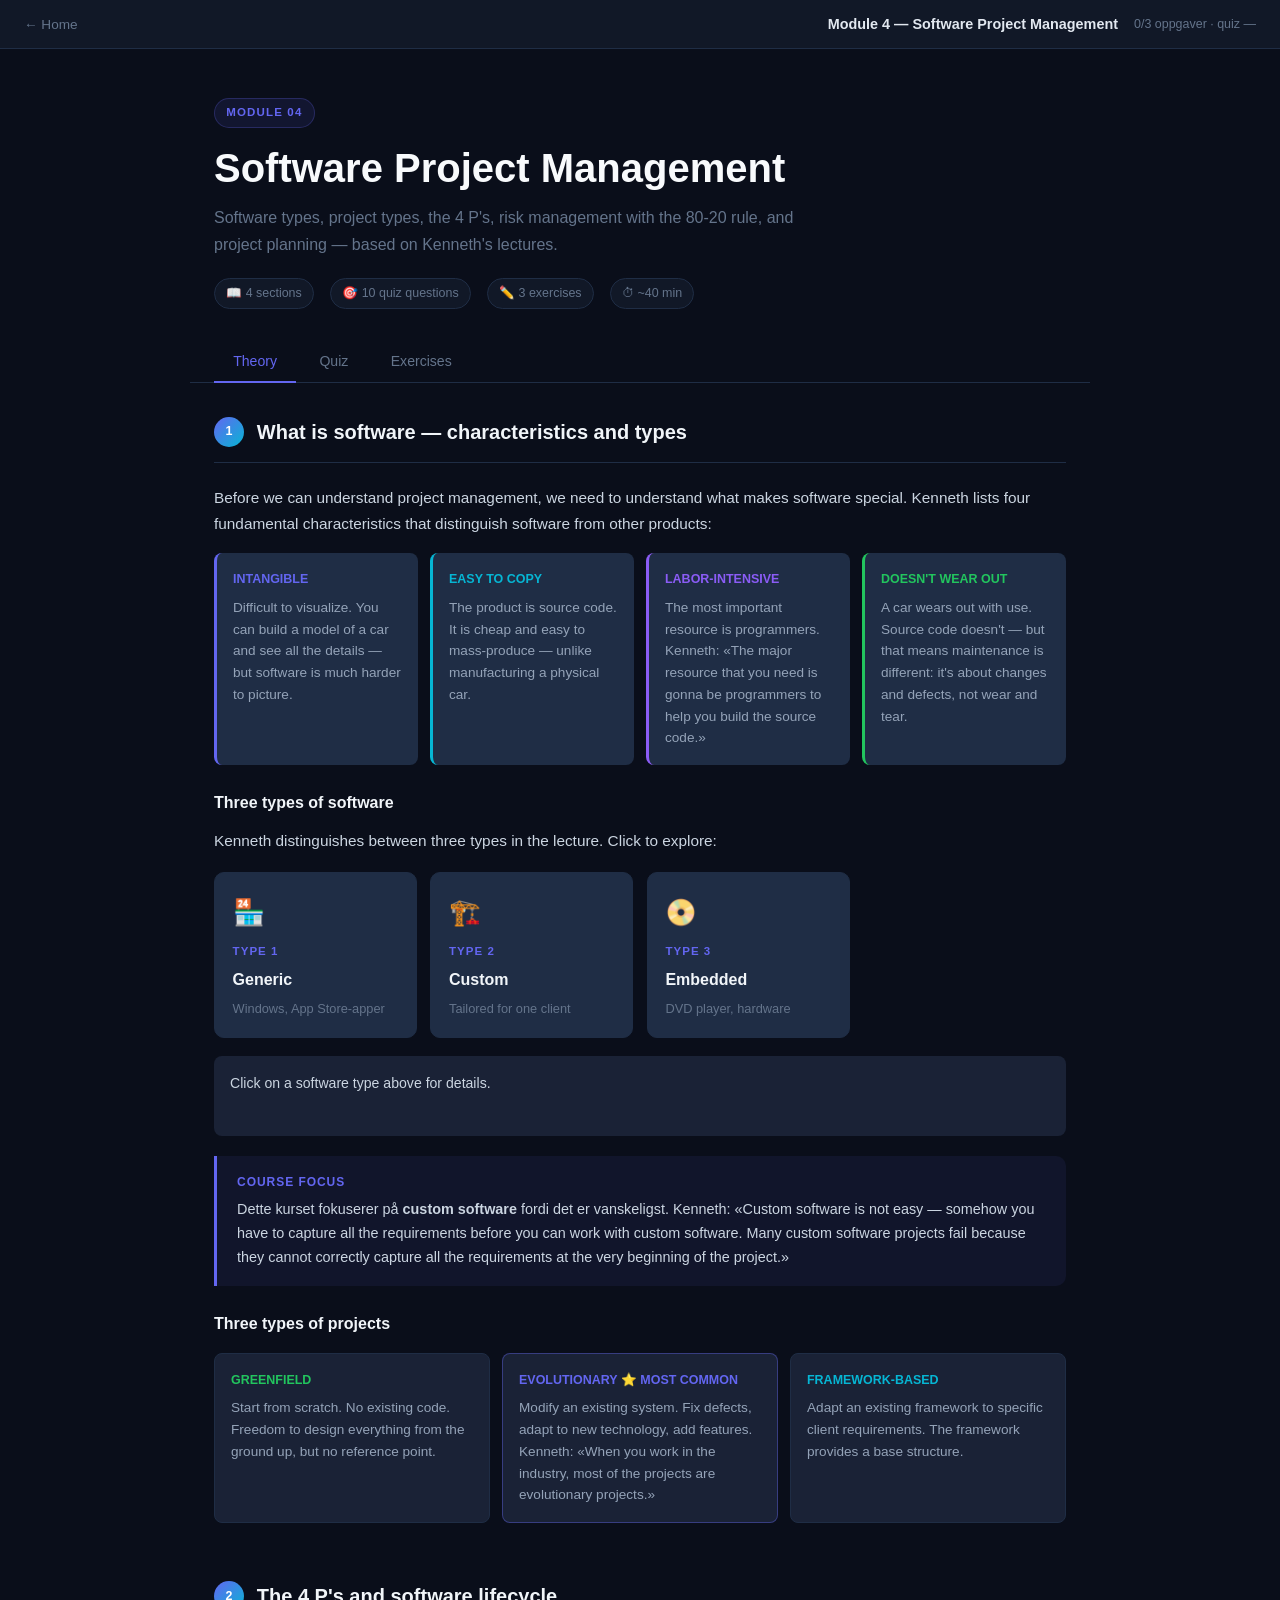
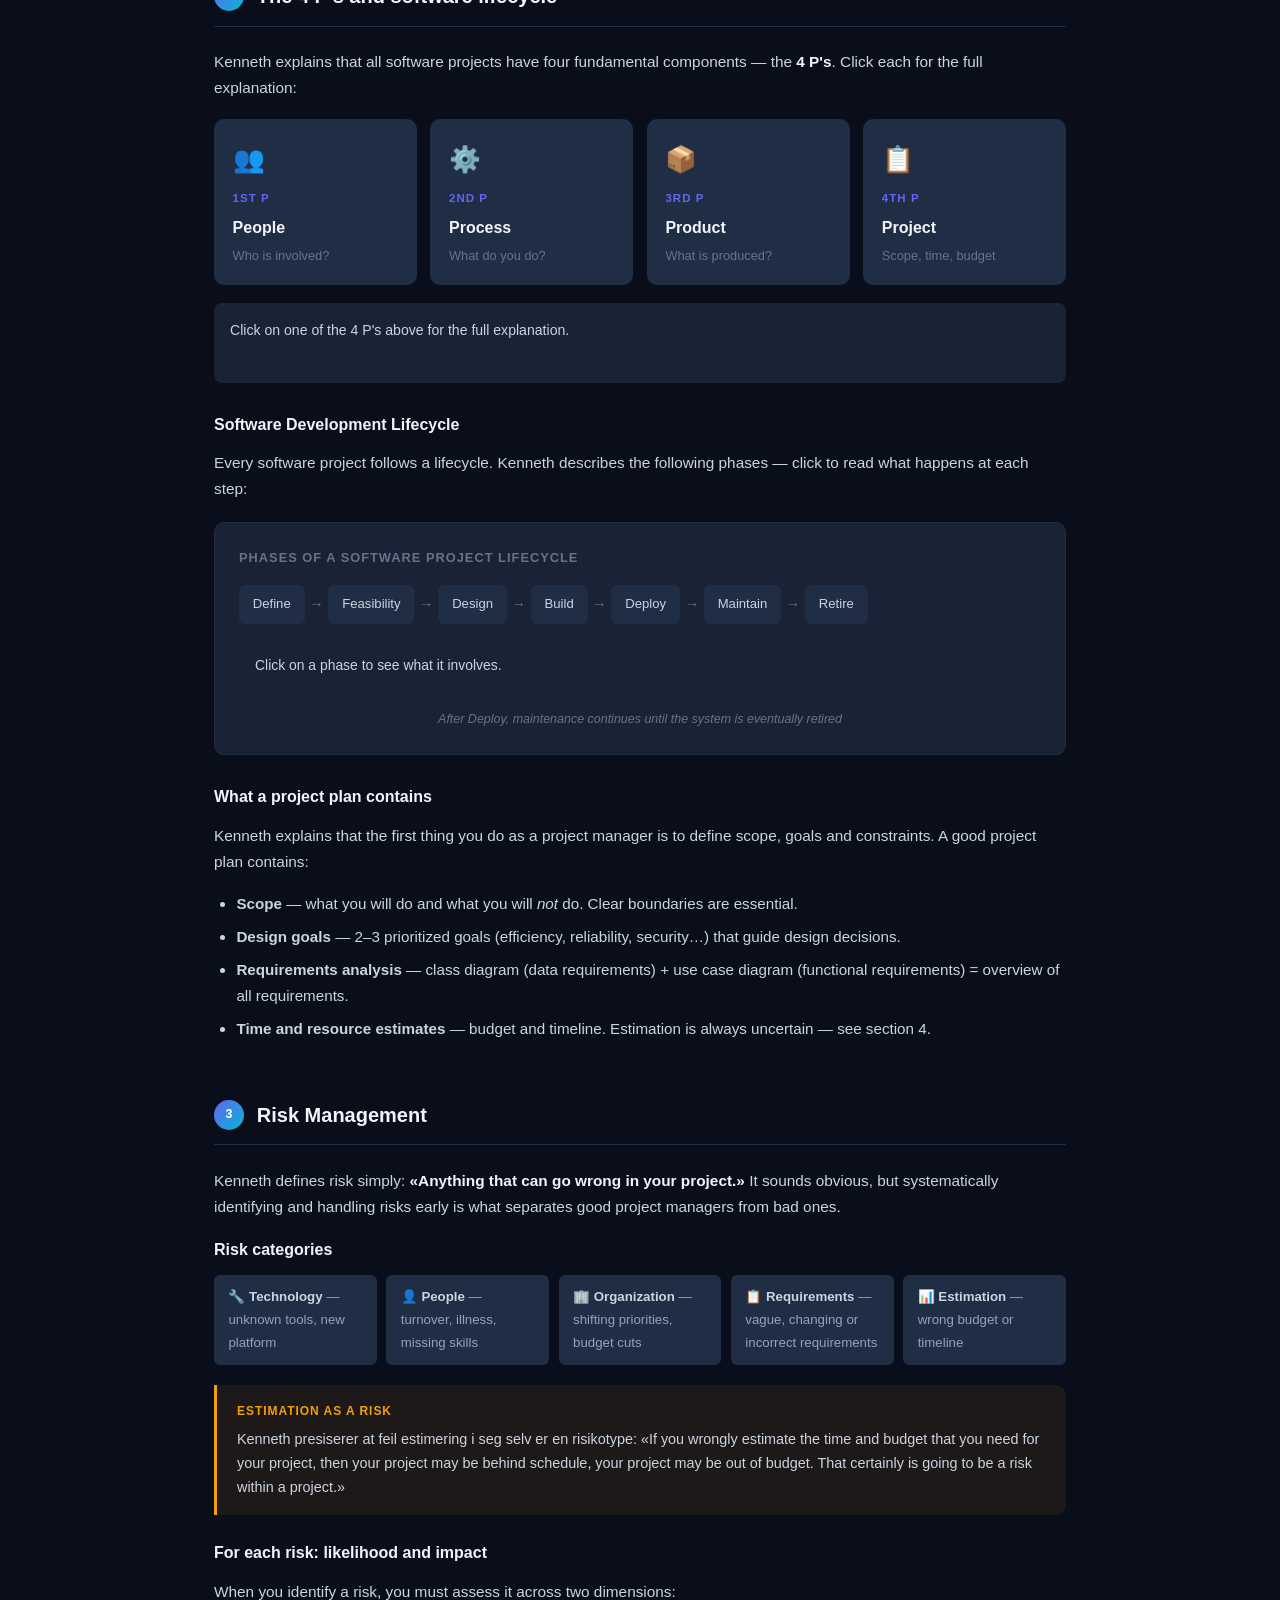
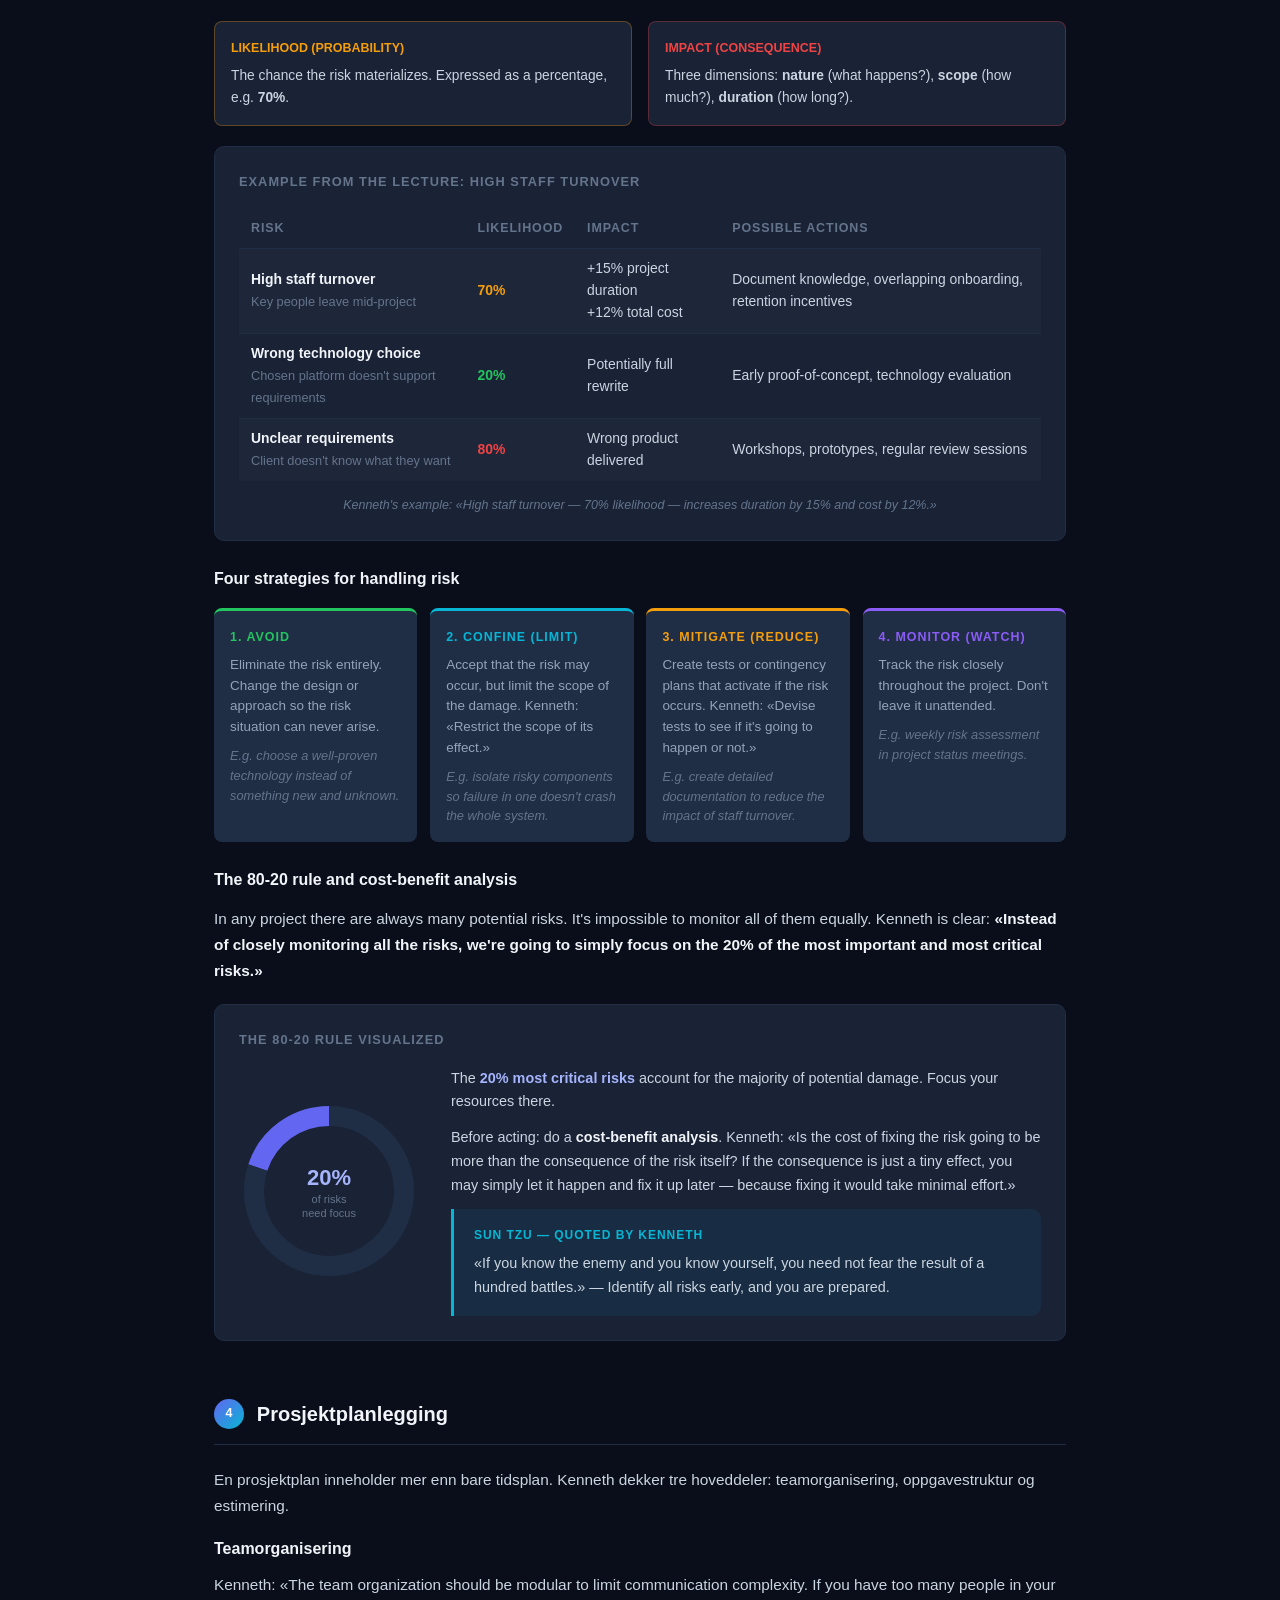
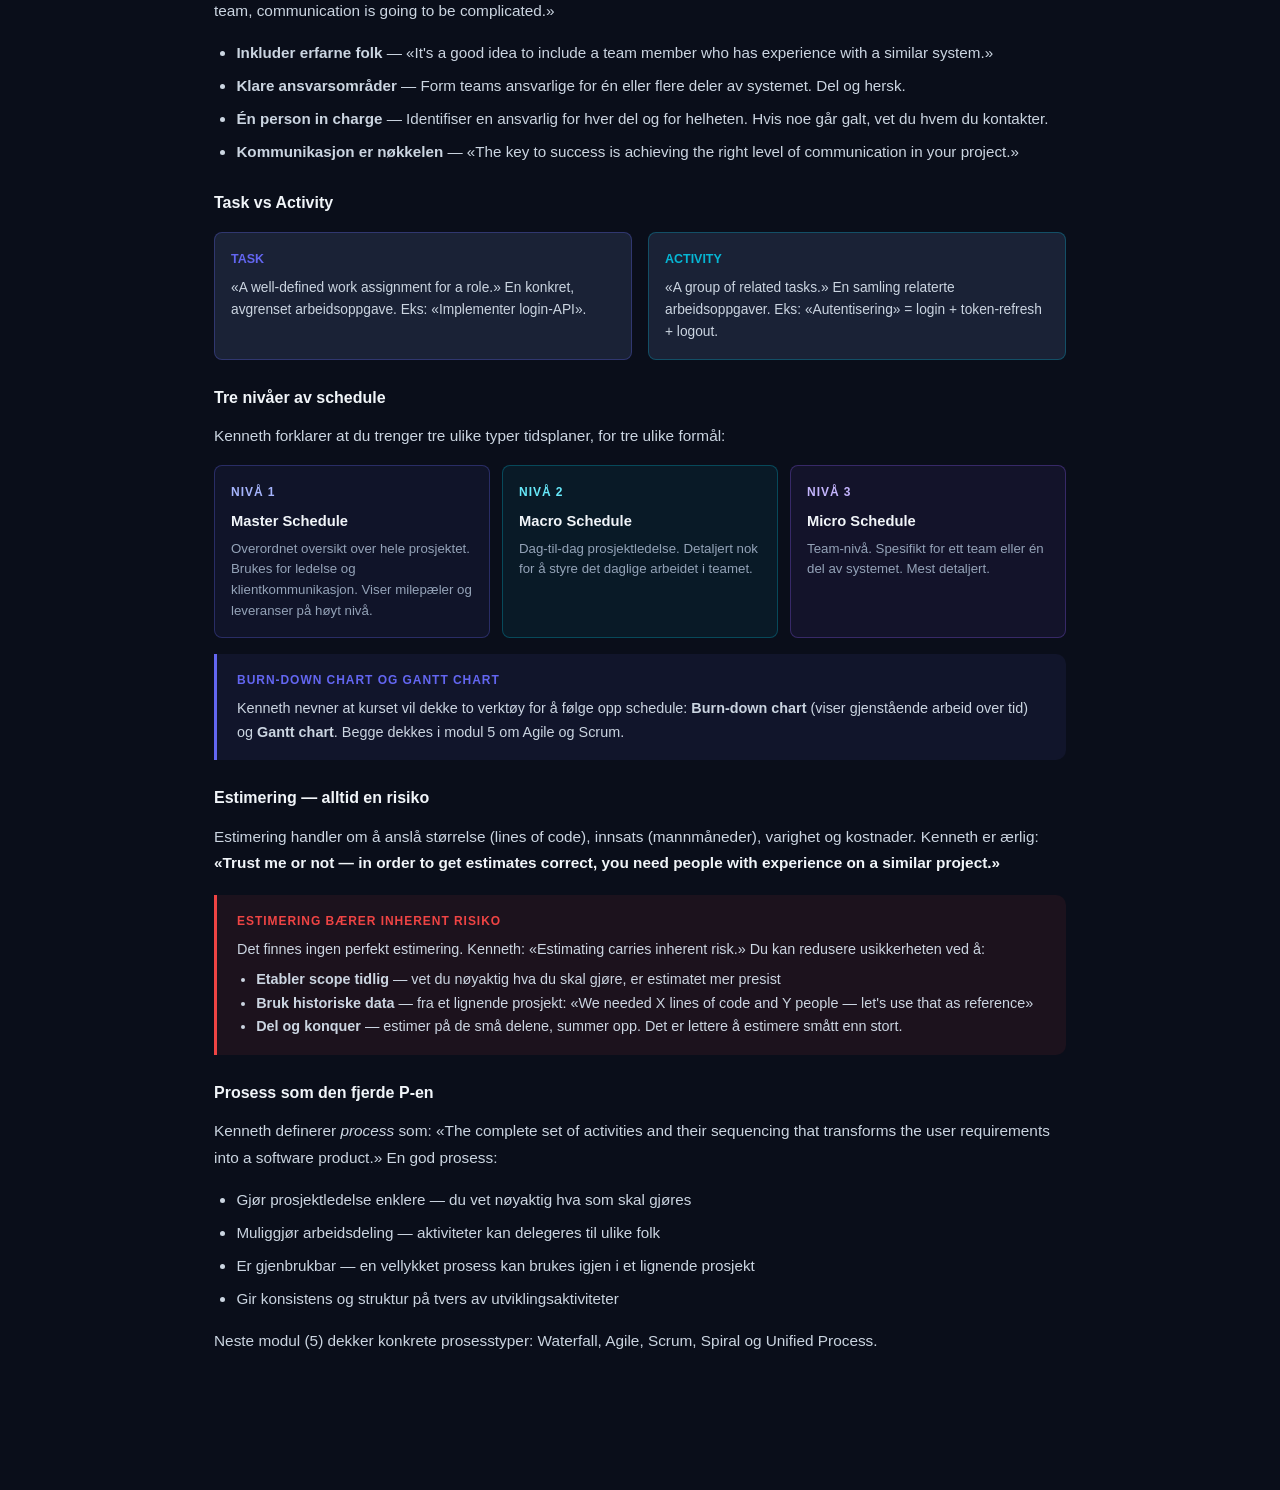
<file: modules/module-04/index.html>
<!DOCTYPE html>
<html lang="en">
<head>
  <meta charset="UTF-8">
  <meta name="viewport" content="width=device-width, initial-scale=1.0">
  <title>Module 4 — Software Project Management</title>
  <style>
    :root {
      --bg:#0a0e1a; --surface:#111827; --surface2:#1a2236; --surface3:#1f2d45;
      --border:#1f2d45; --accent:#6366f1; --accent2:#06b6d4; --accent3:#8b5cf6;
      --text:#e2e8f0; --muted:#64748b; --success:#22c55e; --warn:#f59e0b; --danger:#ef4444;
      --radius:10px;
    }
    *,*::before,*::after{box-sizing:border-box;margin:0;padding:0}
    body{font-family:-apple-system,BlinkMacSystemFont,'Inter',sans-serif;background:var(--bg);color:var(--text);line-height:1.7}
    nav{background:var(--surface);border-bottom:1px solid var(--border);padding:.75rem 1.5rem;display:flex;align-items:center;gap:1rem;position:sticky;top:0;z-index:50}
    .nav-back{font-size:.85rem;color:var(--muted);text-decoration:none;display:flex;align-items:center;gap:.3rem}
    .nav-back:hover{color:var(--text)}
    .nav-title{font-size:.9rem;font-weight:600;color:var(--text);margin-left:auto}
    .nav-prog{font-size:.78rem;color:var(--muted)}
    .hero{padding:3rem 1.5rem 2rem;max-width:900px;margin:0 auto}
    .module-tag{font-size:.72rem;font-weight:700;letter-spacing:.1em;text-transform:uppercase;color:var(--accent);background:rgba(99,102,241,.1);border:1px solid rgba(99,102,241,.25);padding:.25rem .7rem;border-radius:99px;display:inline-block;margin-bottom:1rem}
    .hero h1{font-size:clamp(1.7rem,4vw,2.5rem);font-weight:800;color:#f8fafc;line-height:1.2}
    .hero p{margin-top:.75rem;color:var(--muted);font-size:1rem;max-width:580px}
    .hero-meta{display:flex;gap:1rem;margin-top:1.2rem;flex-wrap:wrap}
    .meta-pill{font-size:.78rem;color:var(--muted);background:var(--surface);border:1px solid var(--border);padding:.25rem .7rem;border-radius:99px}
    .tabs{display:flex;gap:.25rem;border-bottom:1px solid var(--border);padding:0 1.5rem;max-width:900px;margin:0 auto}
    .tab{padding:.75rem 1.2rem;font-size:.88rem;font-weight:500;color:var(--muted);cursor:pointer;border-bottom:2px solid transparent;margin-bottom:-1px;background:none;border-top:none;border-left:none;border-right:none;transition:color .15s,border-color .15s}
    .tab:hover{color:var(--text)}
    .tab.active{color:var(--accent);border-bottom-color:var(--accent)}
    .content{max-width:900px;margin:0 auto;padding:2rem 1.5rem 5rem}
    .panel{display:none}.panel.active{display:block}
    .section{margin-bottom:3.5rem}
    .section-header{display:flex;align-items:center;gap:.8rem;margin-bottom:1.4rem;padding-bottom:.8rem;border-bottom:1px solid var(--border)}
    .section-num{width:30px;height:30px;background:linear-gradient(135deg,var(--accent),var(--accent2));border-radius:50%;display:flex;align-items:center;justify-content:center;font-size:.78rem;font-weight:700;color:#fff;flex-shrink:0}
    .section h2{font-size:1.25rem;font-weight:700;color:#f1f5f9}
    .prose{color:#cbd5e1;font-size:.96rem;margin-bottom:1rem}
    .prose strong{color:#f1f5f9}
    ul.prose-list{color:#cbd5e1;font-size:.95rem;margin:.5rem 0 1rem 1.4rem}
    ul.prose-list li{margin-bottom:.45rem}
    .callout{border-radius:0 var(--radius) var(--radius) 0;padding:1rem 1.25rem;margin:1.2rem 0}
    .callout.info{background:rgba(99,102,241,.08);border-left:3px solid var(--accent)}
    .callout.tip{background:rgba(6,182,212,.08);border-left:3px solid var(--accent2)}
    .callout.warn{background:rgba(245,158,11,.08);border-left:3px solid var(--warn)}
    .callout.danger{background:rgba(239,68,68,.08);border-left:3px solid var(--danger)}
    .callout-title{font-size:.75rem;font-weight:700;text-transform:uppercase;letter-spacing:.08em;margin-bottom:.4rem}
    .callout.info .callout-title{color:var(--accent)}
    .callout.tip .callout-title{color:var(--accent2)}
    .callout.warn .callout-title{color:var(--warn)}
    .callout.danger .callout-title{color:var(--danger)}
    .callout p,.callout li{font-size:.9rem;color:#cbd5e1;line-height:1.65}
    .callout ul{margin:.4rem 0 0 1.2rem}
    .fig{background:var(--surface2);border:1px solid var(--border);border-radius:var(--radius);padding:1.5rem;margin:1.25rem 0;overflow-x:auto}
    .fig-caption{font-size:.78rem;color:var(--muted);margin-top:.85rem;text-align:center;font-style:italic}
    .fig-title{font-size:.8rem;font-weight:700;text-transform:uppercase;letter-spacing:.08em;color:var(--muted);margin-bottom:1rem}
    .two-col{display:grid;grid-template-columns:1fr 1fr;gap:1rem;margin:1rem 0}
    .three-col{display:grid;grid-template-columns:repeat(3,1fr);gap:.75rem;margin:1rem 0}
    /* INTERACTIVE CARDS */
    .p-cards{display:grid;grid-template-columns:repeat(auto-fill,minmax(190px,1fr));gap:.85rem;margin:1.1rem 0}
    .p-card{background:var(--surface3);border:1.5px solid var(--border);border-radius:10px;padding:1.1rem;cursor:pointer;transition:border-color .15s,transform .15s}
    .p-card:hover,.p-card.active{border-color:var(--accent);transform:translateY(-2px)}
    .p-icon{font-size:1.6rem;margin-bottom:.5rem}
    .p-label{font-size:.72rem;font-weight:700;text-transform:uppercase;letter-spacing:.09em;color:var(--accent);margin-bottom:.3rem}
    .p-name{font-size:1rem;font-weight:700;color:#f1f5f9;margin-bottom:.25rem}
    .p-short{font-size:.8rem;color:var(--muted)}
    .p-detail{background:var(--surface2);border-radius:8px;padding:1rem;font-size:.88rem;color:#cbd5e1;line-height:1.65;min-height:80px;margin-top:.6rem;transition:all .2s}
    /* RISK TABLE */
    table.risk-table{width:100%;border-collapse:collapse;font-size:.87rem}
    table.risk-table th{text-align:left;padding:.55rem .75rem;color:var(--muted);font-weight:600;font-size:.78rem;text-transform:uppercase;letter-spacing:.07em;border-bottom:1px solid var(--border)}
    table.risk-table td{padding:.6rem .75rem;border-bottom:1px solid var(--border);color:#cbd5e1;line-height:1.55}
    table.risk-table tr:last-child td{border-bottom:none}
    table.risk-table tr:nth-child(odd) td{background:rgba(255,255,255,.02)}
    /* LIFECYCLE */
    .lifecycle{display:flex;align-items:center;flex-wrap:wrap;gap:.3rem;margin:1rem 0}
    .lc-step{background:var(--surface3);border:1px solid var(--border);border-radius:6px;padding:.45rem .8rem;font-size:.82rem;color:#cbd5e1;white-space:nowrap;cursor:pointer;transition:background .15s,border-color .15s}
    .lc-step:hover,.lc-step.active{background:rgba(99,102,241,.15);border-color:var(--accent);color:#a5b4fc}
    .lc-arrow{color:var(--muted);font-size:.9rem}
    .lc-detail{background:var(--surface2);border-radius:8px;padding:.9rem 1rem;font-size:.87rem;color:#cbd5e1;min-height:56px;margin-top:.5rem;line-height:1.65}
    /* RISK STRATEGY CARDS */
    .strategy-grid{display:grid;grid-template-columns:repeat(auto-fill,minmax(200px,1fr));gap:.8rem;margin:1rem 0}
    .strat-card{background:var(--surface3);border-radius:8px;padding:1rem;border-top:3px solid}
    .strat-card.avoid{border-color:#22c55e}
    .strat-card.confine{border-color:#06b6d4}
    .strat-card.mitigate{border-color:#f59e0b}
    .strat-card.monitor{border-color:#8b5cf6}
    .strat-label{font-size:.78rem;font-weight:700;text-transform:uppercase;letter-spacing:.08em;margin-bottom:.4rem}
    .strat-card.avoid .strat-label{color:#22c55e}
    .strat-card.confine .strat-label{color:#06b6d4}
    .strat-card.mitigate .strat-label{color:#f59e0b}
    .strat-card.monitor .strat-label{color:#8b5cf6}
    .strat-card p{font-size:.84rem;color:#94a3b8;line-height:1.55}
    /* SCHEDULE */
    .sched-row{display:grid;grid-template-columns:repeat(3,1fr);gap:.75rem;margin:1rem 0}
    .sched-card{border-radius:8px;padding:1rem;border:1px solid var(--border)}
    .sched-card.master{background:rgba(99,102,241,.07);border-color:rgba(99,102,241,.3)}
    .sched-card.macro{background:rgba(6,182,212,.07);border-color:rgba(6,182,212,.3)}
    .sched-card.micro{background:rgba(139,92,246,.07);border-color:rgba(139,92,246,.3)}
    .sched-label{font-size:.75rem;font-weight:700;text-transform:uppercase;letter-spacing:.08em;margin-bottom:.4rem}
    .sched-card.master .sched-label{color:#a5b4fc}
    .sched-card.macro .sched-label{color:#67e8f9}
    .sched-card.micro .sched-label{color:#c4b5fd}
    .sched-card h4{font-size:.92rem;font-weight:700;color:#f1f5f9;margin-bottom:.3rem}
    .sched-card p{font-size:.83rem;color:#94a3b8;line-height:1.55}
    /* QUIZ */
    .quiz-progress{display:flex;gap:.35rem;margin-bottom:1.75rem;flex-wrap:wrap}
    .qp-dot{width:11px;height:11px;border-radius:50%;background:var(--border);transition:background .2s}
    .qp-dot.correct{background:var(--success)}.qp-dot.wrong{background:var(--danger)}
    .q-num{font-size:.72rem;font-weight:700;text-transform:uppercase;letter-spacing:.1em;color:var(--muted);margin-bottom:.5rem}
    .q-text{font-size:1rem;font-weight:600;color:#f1f5f9;margin-bottom:1.25rem;line-height:1.55}
    .q-options{display:flex;flex-direction:column;gap:.5rem}
    .q-opt{background:var(--surface2);border:1px solid var(--border);border-radius:8px;padding:.75rem 1rem;cursor:pointer;font-size:.9rem;color:var(--text);text-align:left;transition:border-color .15s,background .15s}
    .q-opt:hover:not(:disabled){border-color:var(--accent);background:rgba(99,102,241,.08)}
    .q-opt.correct{border-color:var(--success)!important;background:rgba(34,197,94,.1);color:#86efac}
    .q-opt.wrong{border-color:var(--danger)!important;background:rgba(239,68,68,.1);color:#fca5a5}
    .q-explanation{margin-top:.9rem;background:var(--surface3);border-radius:8px;padding:.9rem 1rem;font-size:.87rem;color:#cbd5e1;display:none;line-height:1.65}
    .q-explanation.show{display:block}
    .q-nav{display:flex;gap:.75rem;margin-top:1.25rem;align-items:center;flex-wrap:wrap}
    .q-nav button{padding:.5rem 1.1rem;border-radius:6px;font-size:.85rem;font-weight:500;cursor:pointer;border:1px solid var(--border);background:var(--surface2);color:var(--text);transition:background .15s}
    .q-nav button:hover{background:var(--surface3)}
    .q-nav button.primary{background:var(--accent);border-color:var(--accent);color:#fff}
    .q-nav button.primary:hover{opacity:.88}
    .q-score{font-size:.82rem;color:var(--muted);margin-left:auto}
    .quiz-result{text-align:center;padding:2.5rem}
    .score-big{font-size:3.5rem;font-weight:800;color:var(--accent)}
    .quiz-result p{color:var(--muted);margin-top:.5rem;font-size:.95rem}
    .quiz-result button{margin-top:1.5rem;padding:.6rem 1.6rem;border-radius:6px;background:var(--accent);border:none;color:#fff;font-size:.9rem;font-weight:600;cursor:pointer}
    /* EXERCISES */
    .exercise{background:var(--surface);border:1px solid var(--border);border-radius:var(--radius);margin-bottom:1.25rem;overflow:hidden}
    .ex-header{padding:1rem 1.25rem;display:flex;align-items:flex-start;gap:.75rem;cursor:pointer;user-select:none}
    .ex-header:hover{background:var(--surface2)}
    .ex-num{background:var(--surface3);border-radius:6px;padding:.2rem .55rem;font-size:.75rem;font-weight:700;color:var(--muted);flex-shrink:0;margin-top:.15rem}
    .ex-header h3{font-size:.92rem;font-weight:600;color:#f1f5f9;flex:1;line-height:1.5}
    .ex-toggle{font-size:.75rem;color:var(--muted);flex-shrink:0;margin-top:.15rem}
    .ex-body{padding:1.25rem;border-top:1px solid var(--border);display:none}
    .ex-body p,.ex-body li{font-size:.9rem;color:#cbd5e1;line-height:1.65}
    .ex-body ul,.ex-body ol{margin:.6rem 0 .6rem 1.3rem}
    .ex-body strong{color:#f1f5f9}
    .solution{background:var(--surface2);border-radius:8px;padding:1.1rem;margin-top:1rem;display:none}
    .solution.show{display:block}
    .sol-title{font-size:.78rem;font-weight:700;text-transform:uppercase;letter-spacing:.08em;color:var(--success);margin-bottom:.65rem}
    .solution p,.solution li{font-size:.88rem;color:#cbd5e1;line-height:1.65}
    .solution ul,.solution ol{margin:.5rem 0 .5rem 1.3rem}
    .solution strong{color:#f1f5f9}
    .sol-btn{margin-top:.85rem;padding:.4rem .9rem;border-radius:6px;font-size:.82rem;font-weight:500;background:transparent;border:1px solid var(--border);color:var(--muted);cursor:pointer;transition:color .15s,border-color .15s}
    .sol-btn:hover{border-color:var(--success);color:var(--success)}
    .done-btn{display:inline-block;margin-top:.75rem;padding:.5rem 1.1rem;border-radius:6px;font-size:.85rem;font-weight:500;background:rgba(34,197,94,.08);border:1px solid rgba(34,197,94,.25);color:var(--success);cursor:pointer;transition:background .15s}
    .done-btn:hover{background:rgba(34,197,94,.18)}
    .done-btn.done{background:rgba(34,197,94,.2)}
    code{font-family:'Courier New',monospace;font-size:.85em;background:var(--surface3);padding:.1em .4em;border-radius:4px;color:#a5b4fc}
    @media(max-width:600px){.two-col,.three-col,.sched-row,.strategy-grid{grid-template-columns:1fr}}
  </style>
</head>
<body>

<nav>
  <a href="../../index.html" class="nav-back">← Home</a>
  <span class="nav-title">Module 4 — Software Project Management</span>
  <span class="nav-prog" id="nav-prog"></span>
</nav>

<div class="hero">
  <div class="module-tag">Module 04</div>
  <h1>Software Project Management</h1>
  <p>Software types, project types, the 4 P's, risk management with the 80-20 rule, and project planning — based on Kenneth's lectures.</p>
  <div class="hero-meta">
    <span class="meta-pill">📖 4 sections</span>
    <span class="meta-pill">🎯 10 quiz questions</span>
    <span class="meta-pill">✏️ 3 exercises</span>
    <span class="meta-pill">⏱ ~40 min</span>
  </div>
</div>

<div class="tabs">
  <button class="tab active" onclick="switchTab('theory',this)">Theory</button>
  <button class="tab" onclick="switchTab('quiz',this)">Quiz</button>
  <button class="tab" onclick="switchTab('exercises',this)">Exercises</button>
</div>

<div class="content">

<!-- ═══════════════════ THEORY ═══════════════════ -->
<div class="panel active" id="panel-theory">

<!-- ─── SEKSJON 1: Software-typer ─── -->
<div class="section">
  <div class="section-header">
    <div class="section-num">1</div>
    <h2>What is software — characteristics and types</h2>
  </div>

  <p class="prose">Before we can understand project management, we need to understand what makes software special. Kenneth lists four fundamental characteristics that distinguish software from other products:</p>

  <div style="display:grid;grid-template-columns:repeat(auto-fill,minmax(200px,1fr));gap:.75rem;margin:1rem 0 1.5rem">
    <div style="background:var(--surface3);border-radius:8px;padding:1rem;border-left:3px solid var(--accent)">
      <div style="font-size:.78rem;font-weight:700;color:var(--accent);margin-bottom:.4rem;text-transform:uppercase">Intangible</div>
      <p style="font-size:.85rem;color:#94a3b8;line-height:1.6">Difficult to visualize. You can build a model of a car and see all the details — but software is much harder to picture.</p>
    </div>
    <div style="background:var(--surface3);border-radius:8px;padding:1rem;border-left:3px solid var(--accent2)">
      <div style="font-size:.78rem;font-weight:700;color:var(--accent2);margin-bottom:.4rem;text-transform:uppercase">Easy to copy</div>
      <p style="font-size:.85rem;color:#94a3b8;line-height:1.6">The product is source code. It is cheap and easy to mass-produce — unlike manufacturing a physical car.</p>
    </div>
    <div style="background:var(--surface3);border-radius:8px;padding:1rem;border-left:3px solid var(--accent3)">
      <div style="font-size:.78rem;font-weight:700;color:var(--accent3);margin-bottom:.4rem;text-transform:uppercase">Labor-intensive</div>
      <p style="font-size:.85rem;color:#94a3b8;line-height:1.6">The most important resource is programmers. Kenneth: «The major resource that you need is gonna be programmers to help you build the source code.»</p>
    </div>
    <div style="background:var(--surface3);border-radius:8px;padding:1rem;border-left:3px solid var(--success)">
      <div style="font-size:.78rem;font-weight:700;color:var(--success);margin-bottom:.4rem;text-transform:uppercase">Doesn't wear out</div>
      <p style="font-size:.85rem;color:#94a3b8;line-height:1.6">A car wears out with use. Source code doesn't — but that means maintenance is different: it's about changes and defects, not wear and tear.</p>
    </div>
  </div>

  <h3 style="font-size:1rem;font-weight:700;color:#f1f5f9;margin:1.5rem 0 .75rem">Three types of software</h3>
  <p class="prose">Kenneth distinguishes between three types in the lecture. Click to explore:</p>

  <div class="p-cards" id="sw-types">
    <div class="p-card" onclick="showSWType(this,'generic')">
      <div class="p-icon">🏪</div>
      <div class="p-label">Type 1</div>
      <div class="p-name">Generic</div>
      <div class="p-short">Windows, App Store-apper</div>
    </div>
    <div class="p-card" onclick="showSWType(this,'custom')">
      <div class="p-icon">🏗️</div>
      <div class="p-label">Type 2</div>
      <div class="p-name">Custom</div>
      <div class="p-short">Tailored for one client</div>
    </div>
    <div class="p-card" onclick="showSWType(this,'embedded')">
      <div class="p-icon">📀</div>
      <div class="p-label">Type 3</div>
      <div class="p-name">Embedded</div>
      <div class="p-short">DVD player, hardware</div>
    </div>
  </div>
  <div class="p-detail" id="sw-type-detail">Click on a software type above for details.</div>

  <div class="callout info" style="margin-top:1.25rem">
    <div class="callout-title">Course focus</div>
    <p>Dette kurset fokuserer på <strong>custom software</strong> fordi det er vanskeligst. Kenneth: «Custom software is not easy — somehow you have to capture all the requirements before you can work with custom software. Many custom software projects fail because they cannot correctly capture all the requirements at the very beginning of the project.»</p>
  </div>

  <h3 style="font-size:1rem;font-weight:700;color:#f1f5f9;margin:1.5rem 0 .75rem">Three types of projects</h3>

  <div class="three-col">
    <div style="background:var(--surface2);border:1px solid var(--border);border-radius:8px;padding:1rem">
      <div style="font-size:.78rem;font-weight:700;color:var(--success);margin-bottom:.4rem;text-transform:uppercase">Greenfield</div>
      <p style="font-size:.85rem;color:#94a3b8;line-height:1.6">Start from scratch. No existing code. Freedom to design everything from the ground up, but no reference point.</p>
    </div>
    <div style="background:var(--surface2);border:1px solid rgba(99,102,241,.4);border-radius:8px;padding:1rem">
      <div style="font-size:.78rem;font-weight:700;color:var(--accent);margin-bottom:.4rem;text-transform:uppercase">Evolutionary ⭐ Most common</div>
      <p style="font-size:.85rem;color:#94a3b8;line-height:1.6">Modify an existing system. Fix defects, adapt to new technology, add features. Kenneth: «When you work in the industry, most of the projects are evolutionary projects.»</p>
    </div>
    <div style="background:var(--surface2);border:1px solid var(--border);border-radius:8px;padding:1rem">
      <div style="font-size:.78rem;font-weight:700;color:var(--accent2);margin-bottom:.4rem;text-transform:uppercase">Framework-based</div>
      <p style="font-size:.85rem;color:#94a3b8;line-height:1.6">Adapt an existing framework to specific client requirements. The framework provides a base structure.</p>
    </div>
  </div>
</div>

<!-- ─── SEKSJON 2: De 4 P-ene og livssyklus ─── -->
<div class="section">
  <div class="section-header">
    <div class="section-num">2</div>
    <h2>The 4 P's and software lifecycle</h2>
  </div>

  <p class="prose">Kenneth explains that all software projects have four fundamental components — the <strong>4 P's</strong>. Click each for the full explanation:</p>

  <div class="p-cards">
    <div class="p-card" onclick="showP(this,'people')">
      <div class="p-icon">👥</div>
      <div class="p-label">1st P</div>
      <div class="p-name">People</div>
      <div class="p-short">Who is involved?</div>
    </div>
    <div class="p-card" onclick="showP(this,'process')">
      <div class="p-icon">⚙️</div>
      <div class="p-label">2nd P</div>
      <div class="p-name">Process</div>
      <div class="p-short">What do you do?</div>
    </div>
    <div class="p-card" onclick="showP(this,'product')">
      <div class="p-icon">📦</div>
      <div class="p-label">3rd P</div>
      <div class="p-name">Product</div>
      <div class="p-short">What is produced?</div>
    </div>
    <div class="p-card" onclick="showP(this,'project')">
      <div class="p-icon">📋</div>
      <div class="p-label">4th P</div>
      <div class="p-name">Project</div>
      <div class="p-short">Scope, time, budget</div>
    </div>
  </div>
  <div class="p-detail" id="p-detail">Click on one of the 4 P's above for the full explanation.</div>

  <h3 style="font-size:1rem;font-weight:700;color:#f1f5f9;margin:1.75rem 0 .75rem">Software Development Lifecycle</h3>
  <p class="prose">Every software project follows a lifecycle. Kenneth describes the following phases — click to read what happens at each step:</p>

  <div class="fig">
    <div class="fig-title">Phases of a software project lifecycle</div>
    <div class="lifecycle">
      <div class="lc-step" onclick="showLC(this,'define')">Define</div>
      <div class="lc-arrow">→</div>
      <div class="lc-step" onclick="showLC(this,'feasibility')">Feasibility</div>
      <div class="lc-arrow">→</div>
      <div class="lc-step" onclick="showLC(this,'design')">Design</div>
      <div class="lc-arrow">→</div>
      <div class="lc-step" onclick="showLC(this,'build')">Build</div>
      <div class="lc-arrow">→</div>
      <div class="lc-step" onclick="showLC(this,'deploy')">Deploy</div>
      <div class="lc-arrow">→</div>
      <div class="lc-step" onclick="showLC(this,'maintain')">Maintain</div>
      <div class="lc-arrow">→</div>
      <div class="lc-step" onclick="showLC(this,'retire')">Retire</div>
    </div>
    <div class="lc-detail" id="lc-detail">Click on a phase to see what it involves.</div>
    <div class="fig-caption">After Deploy, maintenance continues until the system is eventually retired</div>
  </div>

  <h3 style="font-size:1rem;font-weight:700;color:#f1f5f9;margin:1.75rem 0 .75rem">What a project plan contains</h3>
  <p class="prose">Kenneth explains that the first thing you do as a project manager is to define scope, goals and constraints. A good project plan contains:</p>

  <ul class="prose-list">
    <li><strong>Scope</strong> — what you will do and what you will <em>not</em> do. Clear boundaries are essential.</li>
    <li><strong>Design goals</strong> — 2–3 prioritized goals (efficiency, reliability, security…) that guide design decisions.</li>
    <li><strong>Requirements analysis</strong> — class diagram (data requirements) + use case diagram (functional requirements) = overview of all requirements.</li>
    <li><strong>Time and resource estimates</strong> — budget and timeline. Estimation is always uncertain — see section 4.</li>
  </ul>
</div>

<!-- ─── SEKSJON 3: Risikostyring ─── -->
<div class="section">
  <div class="section-header">
    <div class="section-num">3</div>
    <h2>Risk Management</h2>
  </div>

  <p class="prose">Kenneth defines risk simply: <strong>«Anything that can go wrong in your project.»</strong> It sounds obvious, but systematically identifying and handling risks early is what separates good project managers from bad ones.</p>

  <h3 style="font-size:1rem;font-weight:700;color:#f1f5f9;margin:1rem 0 .6rem">Risk categories</h3>
  <div style="display:grid;grid-template-columns:repeat(auto-fill,minmax(155px,1fr));gap:.6rem;margin:.75rem 0 1.25rem">
    <div style="background:var(--surface3);border-radius:6px;padding:.7rem .9rem;font-size:.83rem;color:#94a3b8">🔧 <strong style="color:#cbd5e1">Technology</strong> — unknown tools, new platform</div>
    <div style="background:var(--surface3);border-radius:6px;padding:.7rem .9rem;font-size:.83rem;color:#94a3b8">👤 <strong style="color:#cbd5e1">People</strong> — turnover, illness, missing skills</div>
    <div style="background:var(--surface3);border-radius:6px;padding:.7rem .9rem;font-size:.83rem;color:#94a3b8">🏢 <strong style="color:#cbd5e1">Organization</strong> — shifting priorities, budget cuts</div>
    <div style="background:var(--surface3);border-radius:6px;padding:.7rem .9rem;font-size:.83rem;color:#94a3b8">📋 <strong style="color:#cbd5e1">Requirements</strong> — vague, changing or incorrect requirements</div>
    <div style="background:var(--surface3);border-radius:6px;padding:.7rem .9rem;font-size:.83rem;color:#94a3b8">📊 <strong style="color:#cbd5e1">Estimation</strong> — wrong budget or timeline</div>
  </div>

  <div class="callout warn">
    <div class="callout-title">Estimation as a risk</div>
    <p>Kenneth presiserer at feil estimering i seg selv er en risikotype: «If you wrongly estimate the time and budget that you need for your project, then your project may be behind schedule, your project may be out of budget. That certainly is going to be a risk within a project.»</p>
  </div>

  <h3 style="font-size:1rem;font-weight:700;color:#f1f5f9;margin:1.5rem 0 .75rem">For each risk: likelihood and impact</h3>
  <p class="prose">When you identify a risk, you must assess it across two dimensions:</p>

  <div class="two-col">
    <div style="background:var(--surface2);border:1px solid rgba(245,158,11,.3);border-radius:8px;padding:1rem">
      <div style="font-size:.78rem;font-weight:700;color:var(--warn);text-transform:uppercase;margin-bottom:.4rem">Likelihood (probability)</div>
      <p style="font-size:.86rem;color:#cbd5e1;line-height:1.6">The chance the risk materializes. Expressed as a percentage, e.g. <strong>70%</strong>.</p>
    </div>
    <div style="background:var(--surface2);border:1px solid rgba(239,68,68,.3);border-radius:8px;padding:1rem">
      <div style="font-size:.78rem;font-weight:700;color:var(--danger);text-transform:uppercase;margin-bottom:.4rem">Impact (consequence)</div>
      <p style="font-size:.86rem;color:#cbd5e1;line-height:1.6">Three dimensions: <strong>nature</strong> (what happens?), <strong>scope</strong> (how much?), <strong>duration</strong> (how long?).</p>
    </div>
  </div>

  <div class="fig" style="margin-top:1.25rem">
    <div class="fig-title">Example from the lecture: High Staff Turnover</div>
    <div style="overflow-x:auto">
      <table class="risk-table">
        <thead>
          <tr>
            <th>Risk</th>
            <th>Likelihood</th>
            <th>Impact</th>
            <th>Possible actions</th>
          </tr>
        </thead>
        <tbody>
          <tr>
            <td><strong style="color:#f1f5f9">High staff turnover</strong><br><span style="font-size:.8rem;color:var(--muted)">Key people leave mid-project</span></td>
            <td><span style="color:var(--warn);font-weight:700">70%</span></td>
            <td>+15% project duration<br>+12% total cost</td>
            <td>Document knowledge, overlapping onboarding, retention incentives</td>
          </tr>
          <tr>
            <td><strong style="color:#f1f5f9">Wrong technology choice</strong><br><span style="font-size:.8rem;color:var(--muted)">Chosen platform doesn't support requirements</span></td>
            <td><span style="color:var(--success);font-weight:700">20%</span></td>
            <td>Potentially full rewrite</td>
            <td>Early proof-of-concept, technology evaluation</td>
          </tr>
          <tr>
            <td><strong style="color:#f1f5f9">Unclear requirements</strong><br><span style="font-size:.8rem;color:var(--muted)">Client doesn't know what they want</span></td>
            <td><span style="color:var(--danger);font-weight:700">80%</span></td>
            <td>Wrong product delivered</td>
            <td>Workshops, prototypes, regular review sessions</td>
          </tr>
        </tbody>
      </table>
    </div>
    <div class="fig-caption">Kenneth's example: «High staff turnover — 70% likelihood — increases duration by 15% and cost by 12%.»</div>
  </div>

  <h3 style="font-size:1rem;font-weight:700;color:#f1f5f9;margin:1.5rem 0 .75rem">Four strategies for handling risk</h3>

  <div class="strategy-grid">
    <div class="strat-card avoid">
      <div class="strat-label">1. Avoid</div>
      <p>Eliminate the risk entirely. Change the design or approach so the risk situation can never arise.</p>
      <p style="margin-top:.5rem;font-size:.8rem;font-style:italic;color:var(--muted)">E.g. choose a well-proven technology instead of something new and unknown.</p>
    </div>
    <div class="strat-card confine">
      <div class="strat-label">2. Confine (Limit)</div>
      <p>Accept that the risk may occur, but limit the scope of the damage. Kenneth: «Restrict the scope of its effect.»</p>
      <p style="margin-top:.5rem;font-size:.8rem;font-style:italic;color:var(--muted)">E.g. isolate risky components so failure in one doesn't crash the whole system.</p>
    </div>
    <div class="strat-card mitigate">
      <div class="strat-label">3. Mitigate (Reduce)</div>
      <p>Create tests or contingency plans that activate if the risk occurs. Kenneth: «Devise tests to see if it's going to happen or not.»</p>
      <p style="margin-top:.5rem;font-size:.8rem;font-style:italic;color:var(--muted)">E.g. create detailed documentation to reduce the impact of staff turnover.</p>
    </div>
    <div class="strat-card monitor">
      <div class="strat-label">4. Monitor (Watch)</div>
      <p>Track the risk closely throughout the project. Don't leave it unattended.</p>
      <p style="margin-top:.5rem;font-size:.8rem;font-style:italic;color:var(--muted)">E.g. weekly risk assessment in project status meetings.</p>
    </div>
  </div>

  <h3 style="font-size:1rem;font-weight:700;color:#f1f5f9;margin:1.5rem 0 .75rem">The 80-20 rule and cost-benefit analysis</h3>

  <p class="prose">In any project there are always many potential risks. It's impossible to monitor all of them equally. Kenneth is clear: <strong>«Instead of closely monitoring all the risks, we're going to simply focus on the 20% of the most important and most critical risks.»</strong></p>

  <div class="fig">
    <div class="fig-title">The 80-20 rule visualized</div>
    <div style="display:flex;gap:2rem;align-items:center;flex-wrap:wrap">
      <svg width="180" height="180" viewBox="0 0 180 180">
        <circle cx="90" cy="90" r="75" fill="none" stroke="var(--border)" stroke-width="20"/>
        <circle cx="90" cy="90" r="75" fill="none" stroke="#6366f1" stroke-width="20"
          stroke-dasharray="94.2 376.8" stroke-dashoffset="94.2" transform="rotate(-90 90 90)"/>
        <circle cx="90" cy="90" r="75" fill="none" stroke="var(--surface3)" stroke-width="20"
          stroke-dasharray="282.6 188.4" stroke-dashoffset="-94.2" transform="rotate(-90 90 90)"/>
        <text x="90" y="84" text-anchor="middle" fill="#a5b4fc" font-size="22" font-weight="800" font-family="sans-serif">20%</text>
        <text x="90" y="102" text-anchor="middle" fill="#64748b" font-size="11" font-family="sans-serif">of risks</text>
        <text x="90" y="116" text-anchor="middle" fill="#64748b" font-size="11" font-family="sans-serif">need focus</text>
      </svg>
      <div style="flex:1;min-width:200px">
        <p style="font-size:.9rem;color:#cbd5e1;line-height:1.65;margin-bottom:.75rem">The <strong style="color:#a5b4fc">20% most critical risks</strong> account for the majority of potential damage. Focus your resources there.</p>
        <p style="font-size:.9rem;color:#cbd5e1;line-height:1.65;margin-bottom:.75rem">Before acting: do a <strong style="color:#f1f5f9">cost-benefit analysis</strong>. Kenneth: «Is the cost of fixing the risk going to be more than the consequence of the risk itself? If the consequence is just a tiny effect, you may simply let it happen and fix it up later — because fixing it would take minimal effort.»</p>
        <div class="callout tip" style="margin:0">
          <div class="callout-title">Sun Tzu — quoted by Kenneth</div>
          <p>«If you know the enemy and you know yourself, you need not fear the result of a hundred battles.» — Identify all risks early, and you are prepared.</p>
        </div>
      </div>
    </div>
  </div>
</div>

<!-- ─── SEKSJON 4: Prosjektplanlegging ─── -->
<div class="section">
  <div class="section-header">
    <div class="section-num">4</div>
    <h2>Prosjektplanlegging</h2>
  </div>

  <p class="prose">En prosjektplan inneholder mer enn bare tidsplan. Kenneth dekker tre hoveddeler: teamorganisering, oppgavestruktur og estimering.</p>

  <h3 style="font-size:1rem;font-weight:700;color:#f1f5f9;margin:1rem 0 .6rem">Teamorganisering</h3>
  <p class="prose">Kenneth: «The team organization should be modular to limit communication complexity. If you have too many people in your team, communication is going to be complicated.»</p>

  <ul class="prose-list">
    <li><strong>Inkluder erfarne folk</strong> — «It's a good idea to include a team member who has experience with a similar system.»</li>
    <li><strong>Klare ansvarsområder</strong> — Form teams ansvarlige for én eller flere deler av systemet. Del og hersk.</li>
    <li><strong>Én person in charge</strong> — Identifiser en ansvarlig for hver del og for helheten. Hvis noe går galt, vet du hvem du kontakter.</li>
    <li><strong>Kommunikasjon er nøkkelen</strong> — «The key to success is achieving the right level of communication in your project.»</li>
  </ul>

  <h3 style="font-size:1rem;font-weight:700;color:#f1f5f9;margin:1.5rem 0 .6rem">Task vs Activity</h3>
  <div class="two-col">
    <div style="background:var(--surface2);border:1px solid rgba(99,102,241,.3);border-radius:8px;padding:1rem">
      <div style="font-size:.78rem;font-weight:700;color:var(--accent);text-transform:uppercase;margin-bottom:.4rem">Task</div>
      <p style="font-size:.86rem;color:#cbd5e1;line-height:1.6">«A well-defined work assignment for a role.» En konkret, avgrenset arbeidsoppgave. Eks: «Implementer login-API».</p>
    </div>
    <div style="background:var(--surface2);border:1px solid rgba(6,182,212,.3);border-radius:8px;padding:1rem">
      <div style="font-size:.78rem;font-weight:700;color:var(--accent2);text-transform:uppercase;margin-bottom:.4rem">Activity</div>
      <p style="font-size:.86rem;color:#cbd5e1;line-height:1.6">«A group of related tasks.» En samling relaterte arbeidsoppgaver. Eks: «Autentisering» = login + token-refresh + logout.</p>
    </div>
  </div>

  <h3 style="font-size:1rem;font-weight:700;color:#f1f5f9;margin:1.5rem 0 .75rem">Tre nivåer av schedule</h3>
  <p class="prose">Kenneth forklarer at du trenger tre ulike typer tidsplaner, for tre ulike formål:</p>

  <div class="sched-row">
    <div class="sched-card master">
      <div class="sched-label">Nivå 1</div>
      <h4>Master Schedule</h4>
      <p>Overordnet oversikt over hele prosjektet. Brukes for ledelse og klientkommunikasjon. Viser milepæler og leveranser på høyt nivå.</p>
    </div>
    <div class="sched-card macro">
      <div class="sched-label">Nivå 2</div>
      <h4>Macro Schedule</h4>
      <p>Dag-til-dag prosjektledelse. Detaljert nok for å styre det daglige arbeidet i teamet.</p>
    </div>
    <div class="sched-card micro">
      <div class="sched-label">Nivå 3</div>
      <h4>Micro Schedule</h4>
      <p>Team-nivå. Spesifikt for ett team eller én del av systemet. Mest detaljert.</p>
    </div>
  </div>

  <div class="callout info" style="margin-top:.5rem">
    <div class="callout-title">Burn-down chart og Gantt chart</div>
    <p>Kenneth nevner at kurset vil dekke to verktøy for å følge opp schedule: <strong>Burn-down chart</strong> (viser gjenstående arbeid over tid) og <strong>Gantt chart</strong>. Begge dekkes i modul 5 om Agile og Scrum.</p>
  </div>

  <h3 style="font-size:1rem;font-weight:700;color:#f1f5f9;margin:1.5rem 0 .75rem">Estimering — alltid en risiko</h3>

  <p class="prose">Estimering handler om å anslå størrelse (lines of code), innsats (mannmåneder), varighet og kostnader. Kenneth er ærlig: <strong>«Trust me or not — in order to get estimates correct, you need people with experience on a similar project.»</strong></p>

  <div class="callout danger">
    <div class="callout-title">Estimering bærer inherent risiko</div>
    <p>Det finnes ingen perfekt estimering. Kenneth: «Estimating carries inherent risk.» Du kan redusere usikkerheten ved å:</p>
    <ul>
      <li><strong>Etabler scope tidlig</strong> — vet du nøyaktig hva du skal gjøre, er estimatet mer presist</li>
      <li><strong>Bruk historiske data</strong> — fra et lignende prosjekt: «We needed X lines of code and Y people — let's use that as reference»</li>
      <li><strong>Del og konquer</strong> — estimer på de små delene, summer opp. Det er lettere å estimere smått enn stort.</li>
    </ul>
  </div>

  <h3 style="font-size:1rem;font-weight:700;color:#f1f5f9;margin:1.5rem 0 .75rem">Prosess som den fjerde P-en</h3>
  <p class="prose">Kenneth definerer <em>process</em> som: «The complete set of activities and their sequencing that transforms the user requirements into a software product.» En god prosess:</p>
  <ul class="prose-list">
    <li>Gjør prosjektledelse enklere — du vet nøyaktig hva som skal gjøres</li>
    <li>Muliggjør arbeidsdeling — aktiviteter kan delegeres til ulike folk</li>
    <li>Er gjenbrukbar — en vellykket prosess kan brukes igjen i et lignende prosjekt</li>
    <li>Gir konsistens og struktur på tvers av utviklingsaktiviteter</li>
  </ul>
  <p class="prose">Neste modul (5) dekker konkrete prosesstyper: Waterfall, Agile, Scrum, Spiral og Unified Process.</p>
</div>

</div><!-- /panel-theory -->

<!-- ═══════════════════ QUIZ ═══════════════════ -->
<div class="panel" id="panel-quiz">
  <div class="quiz-progress" id="quiz-dots"></div>
  <div id="quiz-container"></div>
</div>

<!-- ═══════════════════ EXERCISES ═══════════════════ -->
<div class="panel" id="panel-exercises">

  <div class="exercise">
    <div class="ex-header" onclick="toggleEx(this)">
      <span class="ex-num">Ex 1</span>
      <h3>Identifiser de 4 P-ene i et konkret scenario</h3>
      <span class="ex-toggle">▾</span>
    </div>
    <div class="ex-body">
      <p><strong>Scenario:</strong> Du er ansatt av et sykehus for å bygge et nytt pasientjournalsystem. Teamet består av 6 utviklere, 1 prosjektleder og en domeneekspert fra sykehuset. Dere bruker Scrum med 2-ukers sprinter. Leveransen er kildekoden, en bruksanvisning og et deployert system. Prosjektet skal fullføres på 9 måneder med et budsjett på 2 millioner.</p>
      <p style="margin-top:.75rem">a) Identifiser de 4 P-ene i dette scenariet.<br>b) Hva slags software er dette (generic/custom/embedded)?<br>c) Hva slags prosjekttype er det (greenfield/evolutionary/framework)?</p>
      <button class="sol-btn" onclick="toggleSol(this)">Show solution</button>
      <div class="solution">
        <div class="sol-title">Løsning</div>
        <p><strong>a) De 4 P-ene:</strong></p>
        <ul>
          <li><strong>People</strong>: 6 utviklere, 1 prosjektleder, domeneekspert, + klienten (sykehuset) som stakeholder</li>
          <li><strong>Process</strong>: Scrum med 2-ukers sprinter — en agil prosess</li>
          <li><strong>Product</strong>: Kildekoden, bruksanvisning og det deployerte systemet</li>
          <li><strong>Project</strong>: 9 måneder, 2 millioner kr — scope/budsjett/tid</li>
        </ul>
        <p style="margin-top:.6rem"><strong>b) Custom software</strong> — kravene kommer fra sykehuset (én spesifikk klient). Kenneth: «Custom software — development effort is high because you have to capture all the requirements before you can build a system.»</p>
        <p style="margin-top:.6rem"><strong>c) Greenfield</strong> — «et nytt system» = fra scratch. Hvis det hadde stått «vi skal modernisere det eksisterende journalsystemet», ville det vært evolutionary.</p>
      </div>
      <button class="done-btn" onclick="markDone(this,'ex1')">✓ Mark as done</button>
    </div>
  </div>

  <div class="exercise">
    <div class="ex-header" onclick="toggleEx(this)">
      <span class="ex-num">Ex 2</span>
      <h3>Risikoanalyse — klassifiser og prioriter</h3>
      <span class="ex-toggle">▾</span>
    </div>
    <div class="ex-body">
      <p>Teamet ditt identifiserer disse risikoene tidlig i prosjektet:</p>
      <ol>
        <li>Nøkkelutvikleren som kjenner domenet kan slutte (likelihood: 60%, impact: +20% tid)</li>
        <li>Klientens krav er vage og kan endre seg (likelihood: 85%, impact: feil produkt)</li>
        <li>Serverne kan bli kompromittert (likelihood: 5%, impact: datatap)</li>
        <li>Ny API-integrasjon mot bank-system er uprøvd teknologi (likelihood: 40%, impact: redesign)</li>
        <li>En utvikler kan bli syk i én uke (likelihood: 90%, impact: én ukes forsinkelse)</li>
      </ol>
      <p style="margin-top:.75rem">a) Ranger etter prioritet (bruk 80-20-regelen — velg de 2 viktigste).<br>b) Foreslå én strategi (avoid/confine/mitigate/monitor) for hvert av de 2 viktigste.<br>c) Hvilken risiko bør du bare la skje og fikse etterpå?</p>
      <button class="sol-btn" onclick="toggleSol(this)">Show solution</button>
      <div class="solution">
        <div class="sol-title">Løsning</div>
        <p><strong>a) Prioritering:</strong> Med 80-20-regelen fokuserer vi på de 20% mest kritiske. Kombiner likelihood og impact:</p>
        <ul>
          <li><strong>#1: Vage krav</strong> (85% × høy impact) — størst kombinert risiko</li>
          <li><strong>#2: Nøkkelutvikler slutter</strong> (60% × stor impact) — alvorlig</li>
          <li>#3: Bank-API (40% × medium-høy)</li>
          <li>#4: Sikkerhet (5% × høy) — lav likelihood redder den</li>
          <li>#5: Utvikler syk — lav impact</li>
        </ul>
        <p style="margin-top:.6rem"><strong>b) Strategier:</strong></p>
        <ul>
          <li>Vage krav → <strong>Mitigate</strong>: ukentlige review-møter med klienten, bruk prototyper for å validere forståelse</li>
          <li>Nøkkelutvikler slutter → <strong>Mitigate</strong>: dokumenter all domenekunnskap løpende, pair programming slik at kunnskap spres</li>
        </ul>
        <p style="margin-top:.6rem"><strong>c) La skje:</strong> Risiko #5 (utvikler syk én uke). Kost-nytte: å sette i verk tiltak for dette koster mer enn konsekvensen. Kenneth: «If the consequence is just a tiny effect, you may simply let it happen and fix it up later.»</p>
      </div>
      <button class="done-btn" onclick="markDone(this,'ex2')">✓ Mark as done</button>
    </div>
  </div>

  <div class="exercise">
    <div class="ex-header" onclick="toggleEx(this)">
      <span class="ex-num">Ex 3</span>
      <h3>Prosjekttype og livssyklus</h3>
      <span class="ex-toggle">▾</span>
    </div>
    <div class="ex-body">
      <p>Koble hvert scenario til riktig prosjekttype <em>og</em> angi hvilken livssyklus-fase som er den vanskeligste:</p>
      <ol>
        <li>Du jobber for et konsulentfirma og får i oppdrag å migrere et 15 år gammelt ERP-system til sky. Mye av koden er udokumentert.</li>
        <li>Du bygger et nytt bookingsystem for en liten restaurant som bruker papir i dag.</li>
        <li>Du skal tilpasse Shopify til å håndtere spesifikke lojalitetsprogramkrav for en retailkjede.</li>
      </ol>
      <button class="sol-btn" onclick="toggleSol(this)">Show solution</button>
      <div class="solution">
        <div class="sol-title">Løsning</div>
        <ul>
          <li><strong>Scenario 1: Evolutionary</strong> — modifisere et eksisterende system. Vanskeligste fase: <em>Define</em> (forstå hva det gamle systemet gjør) og <em>Design</em> (migrasjon uten å miste funksjonalitet).</li>
          <li><strong>Scenario 2: Greenfield</strong> — nytt system fra scratch. Vanskeligste fase: <em>Feasibility + Define</em> — fange alle krav fra en klient som aldri har brukt software for dette formålet.</li>
          <li><strong>Scenario 3: Framework-basert</strong> — tilpasse Shopify. Vanskeligste fase: <em>Design</em> — forstå hva rammeverket tillater og begrenser, og designe løsningen innenfor det.</li>
        </ul>
      </div>
      <button class="done-btn" onclick="markDone(this,'ex3')">✓ Mark as done</button>
    </div>
  </div>

</div><!-- /panel-exercises -->
</div><!-- /content -->

<script>
const MOD_ID='mod04',KEY='se-progress-v1';
function getP(){try{return JSON.parse(localStorage.getItem(KEY))||{};}catch{return{};}}
function saveP(d){const p=getP();p[MOD_ID]={...(p[MOD_ID]||{}),...d,updatedAt:Date.now()};localStorage.setItem(KEY,JSON.stringify(p));}
function getModP(){return getP()[MOD_ID]||{};}

function switchTab(name,btn){
  document.querySelectorAll('.panel').forEach(p=>p.classList.remove('active'));
  document.querySelectorAll('.tab').forEach(t=>t.classList.remove('active'));
  document.getElementById('panel-'+name).classList.add('active');
  btn.classList.add('active');
  if(name==='quiz')renderQuiz();
}

// SW Types
const SW_TYPES={
  generic:'<strong style="color:#f1f5f9">Generic Software</strong><br><br>Eksempler: Windows 10, Microsoft Office, App Store-apper, Google Play. Kravene kommer fra <strong>markedsundersøkelse</strong> — «folk vil ha dette, så la oss bygge det». Utviklingskostnad er høy, men kopieringstallet er enormt. Mange brukere deler på kostnadene.',
  custom:'<strong style="color:#f1f5f9">Custom Software</strong><br><br>Eksempel: et restaurantsystem. Kravene kommer <strong>fra klienten</strong>. Kenneth: «Development effort is high because you have to capture all the requirements before you can build a system.» Kopieringstallet er lavt — bare klienten bruker det. Dette er kursens fokus fordi prosjekter feiler her.',
  embedded:'<strong style="color:#f1f5f9">Embedded Software</strong><br><br>Eksempel: software i en DVD-spiller. Kravene er <strong>kjent på forhånd</strong> — du vet nøyaktig hva enheten skal gjøre. Utviklingsinnsatsen er relativt lav fordi kravene er klare. Kopieringstallet er høyt — alle DVD-spillere bruker samme system.'
};
function showSWType(el,type){
  document.querySelectorAll('#sw-types .p-card').forEach(c=>c.classList.remove('active'));
  el.classList.add('active');
  document.getElementById('sw-type-detail').innerHTML=SW_TYPES[type];
}

// 4 P's
const P_DATA={
  people:'<strong style="color:#f1f5f9">People</strong> — hvem er involvert?<br><br>Alle stakeholders: klienter, brukere, domeneeksperter, utviklere, testere, prosjektleder. Kenneth: «In your project, you have to work with different people.»<br><br>Utfordringen: ulike stakeholders har ulike mål, ulik teknisk bakgrunn og ulik kommunikasjonsstil. Å synkronisere dem er en sentral utfordring i SE.',
  process:'<strong style="color:#f1f5f9">Process</strong> — hva gjør du?<br><br>«The complete set of activities and their sequencing that transforms user requirements into a software product.» En prosess forteller deg nøyaktig hva som må gjøres, og i hvilken rekkefølge — fra kravinnsamling til deploy.<br><br>Modul 5 dekker konkrete prosesser: Waterfall, Agile, Scrum, Spiral, Unified Process.',
  product:'<strong style="color:#f1f5f9">Product</strong> — hva produseres?<br><br>Artefakter: klassediagrammer, use case-diagrammer, kildekode, testrapporter, brukermanualer. Alt det synlige du leverer. Kenneth: «For example, different diagrams, models that you use in your software system, source code, or even user manuals.»',
  project:'<strong style="color:#f1f5f9">Project</strong> — scope, budsjett, tid<br><br>Prosjektledelse: definer scope (hva skal gjøres/ikke gjøres), sett mål, estimer tid og kostnad. «As a software engineer or project manager, the first task is to define the scope, objectives and constraints of your project.»<br><br>Constraints er typisk budsjett og tid.'
};
function showP(el,p){
  el.closest('.p-cards').querySelectorAll('.p-card').forEach(c=>c.classList.remove('active'));
  el.classList.add('active');
  document.getElementById('p-detail').innerHTML=P_DATA[p];
}

// Lifecycle
const LC={
  define:'<strong>Define</strong> — Bestem nøyaktig hva som skal bygges. Scope, mål og krav defineres. «What you have to build for your client.»',
  feasibility:'<strong>Feasibility</strong> — Er det gjennomførbart? Teknisk, økonomisk og tidsmessig. Kenneth: «If it\'s not feasible, you stop and tell your client.»',
  design:'<strong>Design</strong> — Planlegg arkitektur, klasser, databaser. Oversett krav til en blueprint som kan implementeres.',
  build:'<strong>Build</strong> — Implementasjonsfasen. Skriv kode basert på design.',
  deploy:'<strong>Deploy</strong> — Lever systemet til klienten. Installer, konfigurer og sett i produksjon.',
  maintain:'<strong>Maintain</strong> — Den lengste fasen. Fix bugs, legg til funksjoner, tilpass ny teknologi. Kenneth: «You have to keep maintaining until the retirement of the project.»',
  retire:'<strong>Retire</strong> — Systemet fases ut. Erstatt med nytt system eller avslutt bruken.'
};
function showLC(el,phase){
  document.querySelectorAll('.lc-step').forEach(s=>s.classList.remove('active'));
  el.classList.add('active');
  document.getElementById('lc-detail').innerHTML=LC[phase];
}

function toggleEx(header){
  const body=header.nextElementSibling;
  const arrow=header.querySelector('.ex-toggle');
  const open=body.style.display!=='none';
  body.style.display=open?'none':'block';
  arrow.textContent=open?'▾':'▴';
}
function toggleSol(btn){
  const sol=btn.nextElementSibling;
  const show=sol.classList.toggle('show');
  btn.textContent=show?'Hide solution':'Show solution';
}
function markDone(btn,id){
  btn.classList.toggle('done');
  const done=btn.classList.contains('done');
  btn.textContent=done?'✓ Done!':'✓ Mark as done';
  const p=getModP();
  const s=new Set(p.doneExercises||[]);
  done?s.add(id):s.delete(id);
  saveP({doneExercises:[...s]});
  updateNav();
}

// QUIZ
const QUESTIONS=[
  {q:'Kenneth sier at de fleste prosjekter i industrien er av én bestemt type. Hvilken?',opts:['Evolutionary — du modifiserer og videreutvikler et eksisterende system','Greenfield — du starter alltid fra scratch uten eksisterende kodebase','Framework-basert — du tilpasser et rammeverk til kundens spesifikke behov','Embedded — software innebygd i maskinvare med strenge ressursbegrensninger'],correct:0,exp:'Kenneth er eksplisitt: «When you work in the industry, you will find that most of the projects are evolutionary projects.» Du får et eksisterende system og skal fikse defekter, tilpasse ny teknologi eller legge til funksjonalitet.'},
  {q:'Hva er hovedforskjellen mellom generic og custom software, ifølge Kenneth?',opts:['Generic software er alltid dyrere å lage og tar lenger tid enn custom software','Custom software har krav fra markedsundersøkelse; generic har krav fra klientens behov','Generic software er enklere å lage fordi kravene allerede finnes i markedet','Generic har krav fra markedsundersøkelse; custom har krav fra én spesifikk klient'],correct:3,exp:'Kenneth: «For generic software, all the requirements come from market research. For custom software, all the requirements come from the client needs.» Kurset fokuserer på custom fordi kravinnsamling er vanskelig og mange prosjekter feiler der.'},
  {q:'Hva representerer de 4 P-ene i software-utvikling?',opts:['Plan, Produce, Publish, Profit — det kommersielle rammeverket for product development','People, Process, Product, Project — de fire viktige P-ene i et software-prosjekt','Program, Platform, Protocol, Performance — de tekniske kvalitetsegenskapene til systemet','Prototype, Pilot, Production, Post-release — de fire fasene i prosjektets livsyklus'],correct:1,exp:'De 4 P-ene er: People (stakeholders), Process (aktivitetene), Product (artefaktene) og Project (scope/budsjett/tid). Kenneth: «These are the four important P\'s involved in a software development project.»'},
  {q:'Hva er riktig definisjon av risiko i prosjektledelse ifølge Kenneth?',opts:['Noe som kan gå galt i prosjektet — inkludert teknologi, folk, org og estimering','En kjent feil i kildekoden som ikke er fikset innen sprintens avslutning','Et krav som er teknisk vanskelig å implementere innenfor gitt tid og budsjett','En automatisk testcas som feiler og dermed blokkerer videre CI/CD-pipeline'],correct:0,exp:'Kenneth: «The definition of risk is simple — anything that can go wrong in your project.» Dette inkluderer teknologi, folk, organisasjon, krav og estimering.'},
  {q:'80-20-regelen i risikostyring betyr at du bør...',opts:['Bruke 80% av prosjektbudsjettet på de første og mest kritiske 20% av funksjonene','La 80% av prosjektteamet håndtere risiko, og 20% av teamet fokusere på koding','Fokusere på de 20% mest kritiske risikoene — de har størst innvirkning på prosjektet','La 80% av risikoene inntreffe uten tiltak og bare håndtere de alvorligste 20%'],correct:2,exp:'Kenneth: «Instead of closely monitoring all the risks, we\'re going to simply focus on the 20% of the most important and most critical risks within the project.» Det er umulig å gi like mye oppmerksomhet til alle potensielle risikoer.'},
  {q:'Hva er forskjellen på en «task» og en «activity»?',opts:['De er fullstendig synonyme og kan brukes om hverandre i prosjektledelse','Activity er en konkret arbeidsoppgave for én rolle; Task er en gruppe av relaterte activities','Activity planlegges iterativt sprint for sprint; Task planlegges alltid upfront','Task = konkret arbeidsoppgave for én rolle; Activity = gruppe av relaterte tasks'],correct:3,exp:'Kenneth definerer det klart: «A task is a well-defined work assignment for a role. An activity is a group of related tasks.» Eks: Activity «Autentisering» = tasks «implementer login», «implementer token-refresh», «implementer logout».'},
  {q:'Hvilke tre nivåer av schedule nevner Kenneth?',opts:['High-level, Mid-level, Low-level — for henholdsvis ledelse, PM og team','Strategic, Tactical, Operational — de klassiske ledelsesnivåene i en organisasjon','Master, Macro, Micro — for ledelse/klient, daglig PM og teamledelse','Sprint, Release, Roadmap — de tre tidshorisonten i agile-planlegging'],correct:2,exp:'Kenneth: «We have to keep track of three levels of schedule: Master schedule (overview for management/client communication), Macro schedule (day-to-day project management), and Micro schedule (team management).»'},
  {q:'Hvilken risikostrategi innebærer å «devise tests to see if it\'s going to happen or not»?',opts:['Mitigate — lag tester for å avdekke om risikoen materialiserer seg og forbered respons','Avoid — fjern risikoen helt ved å endre planen slik at den ikke lenger gjelder','Confine — begrens skadeomfanget slik at risikoen rammer et minst mulig område','Monitor — overvåk risikoen tett og planlegg å reagere om den inntreffer'],correct:0,exp:'Kenneth bruker ordene «meet a grade, try to devise tests to see if it\'s going to happen or not» — dette er mitigate-strategien. Du tester om risikoen materialiserer seg og forbereder en reaksjon. Avoid = fjern risikoen helt. Confine = begrens omfanget. Monitor = overvåk tett.'},
  {q:'Estimering er en risikotype fordi...',opts:['Estimater tar for lang tid å lage og forsinker oppstarten av selve kodingen','Feil estimering kan føre til at prosjektet er sent eller over budsjett','Estimater er aldri riktige og dermed meningsløse i et moderne agile-prosjekt','Klienten ønsker alltid lavere estimater, noe som skaper konflikter i prosjektet'],correct:1,exp:'Kenneth: «If you wrongly estimate the time and budget that you need for your project, then your project may be behind schedule, your project may be out of budget. That certainly is going to be a risk within a project.»'},
  {q:'Hva er den beste måten å redusere risikoen i estimering?',opts:['Legg alltid til 50% buffer over estimert tid og budsjett for å ha sikkerhetsmargin','La klienten bestemme budsjettet og tilpass scope til det de er villige til å betale','Bruk kun matematiske COCOMO-modeller uten å konsultere historiske prosjektdata','Bruk historiske data fra lignende prosjekter og del og hersk — bryt opp i mindre deler'],correct:3,exp:'Kenneth anbefaler: «Establish project scope in advance (know exactly what you have to do), use historical data from past projects (similar project = similar estimates), and divide and conquer (break system into smaller pieces and estimate each).»'}
];

let qAnswers={},qCurrent=0;
function renderQuiz(){
  const p=getModP();
  if(p.quizDone){showQuizResult(p.quizScore,p.quizTotal);return;}
  document.getElementById('quiz-dots').innerHTML=QUESTIONS.map((_,i)=>`<div class="qp-dot ${qAnswers[i]!=null?(qAnswers[i].correct?'correct':'wrong'):''}" id="dot-${i}"></div>`).join('');
  renderQuestion(qCurrent);
}
function renderQuestion(idx){
  const q=QUESTIONS[idx];const answered=qAnswers[idx];
  document.getElementById('quiz-container').innerHTML=`
    <div>
      <div class="q-num">Spørsmål ${idx+1} av ${QUESTIONS.length}</div>
      <div class="q-text">${q.q}</div>
      <div class="q-options">${q.opts.map((o,i)=>`<button class="q-opt ${answered!=null?(i===q.correct?'correct':(i===answered.chosen?'wrong':''))  :''}" onclick="answerQ(${idx},${i})" ${answered!=null?'disabled':''}>${o}</button>`).join('')}</div>
      <div class="q-explanation ${answered!=null?'show':''}">💡 ${q.exp}</div>
      <div class="q-nav">
        ${idx>0?`<button onclick="gotoQ(${idx-1})">← Forrige</button>`:''}
        ${idx<QUESTIONS.length-1?`<button class="primary" onclick="gotoQ(${idx+1})">Neste →</button>`:''}
        ${idx===QUESTIONS.length-1&&Object.keys(qAnswers).length===QUESTIONS.length?`<button class="primary" onclick="finishQuiz()">Se resultat</button>`:''}
        <span class="q-score">${Object.keys(qAnswers).length}/${QUESTIONS.length} besvart</span>
      </div>
    </div>`;
}
function answerQ(qi,chosen){
  qAnswers[qi]={chosen,correct:chosen===QUESTIONS[qi].correct};
  document.getElementById('dot-'+qi).className='qp-dot '+(chosen===QUESTIONS[qi].correct?'correct':'wrong');
  renderQuestion(qi);
}
function gotoQ(idx){qCurrent=idx;renderQuestion(idx);}
function finishQuiz(){
  const score=Object.values(qAnswers).filter(a=>a.correct).length;
  saveP({quizScore:score,quizTotal:QUESTIONS.length,quizDone:true});
  updateNav();showQuizResult(score,QUESTIONS.length);
}
function showQuizResult(score,total){
  const pct=Math.round(score/total*100);
  const msg=pct>=80?'🎉 Utmerket! Du har god kontroll på modul 4.':pct>=60?'👍 Bra jobbet! Les gjennom forklaringene du fikk feil.':'📚 Gå gjennom teorien igjen — særlig risikostyring og de 4 P-ene.';
  document.getElementById('quiz-container').innerHTML=`<div class="quiz-result"><div class="score-big">${score}/${total}</div><p>${pct}% riktige</p><p style="margin-top:.3rem">${msg}</p><button onclick="resetQuiz()">Prøv igjen</button></div>`;
  document.getElementById('quiz-dots').innerHTML='';
}
function resetQuiz(){qAnswers={};qCurrent=0;saveP({quizDone:false,quizScore:null});renderQuiz();}

function updateNav(){
  const p=getModP();
  const ex=(p.doneExercises||[]).length;
  document.getElementById('nav-prog').textContent=`${ex}/3 oppgaver · quiz ${p.quizScore!=null?p.quizScore+'/10':'—'}`;
}

(function init(){
  const p=getModP();
  (p.doneExercises||[]).forEach(id=>{
    const btn=document.querySelector(`.done-btn[onclick*="${id}"]`);
    if(btn){btn.classList.add('done');btn.textContent='✓ Done!';}
  });
  updateNav();
})();
</script>
</body>
</html>
</file>
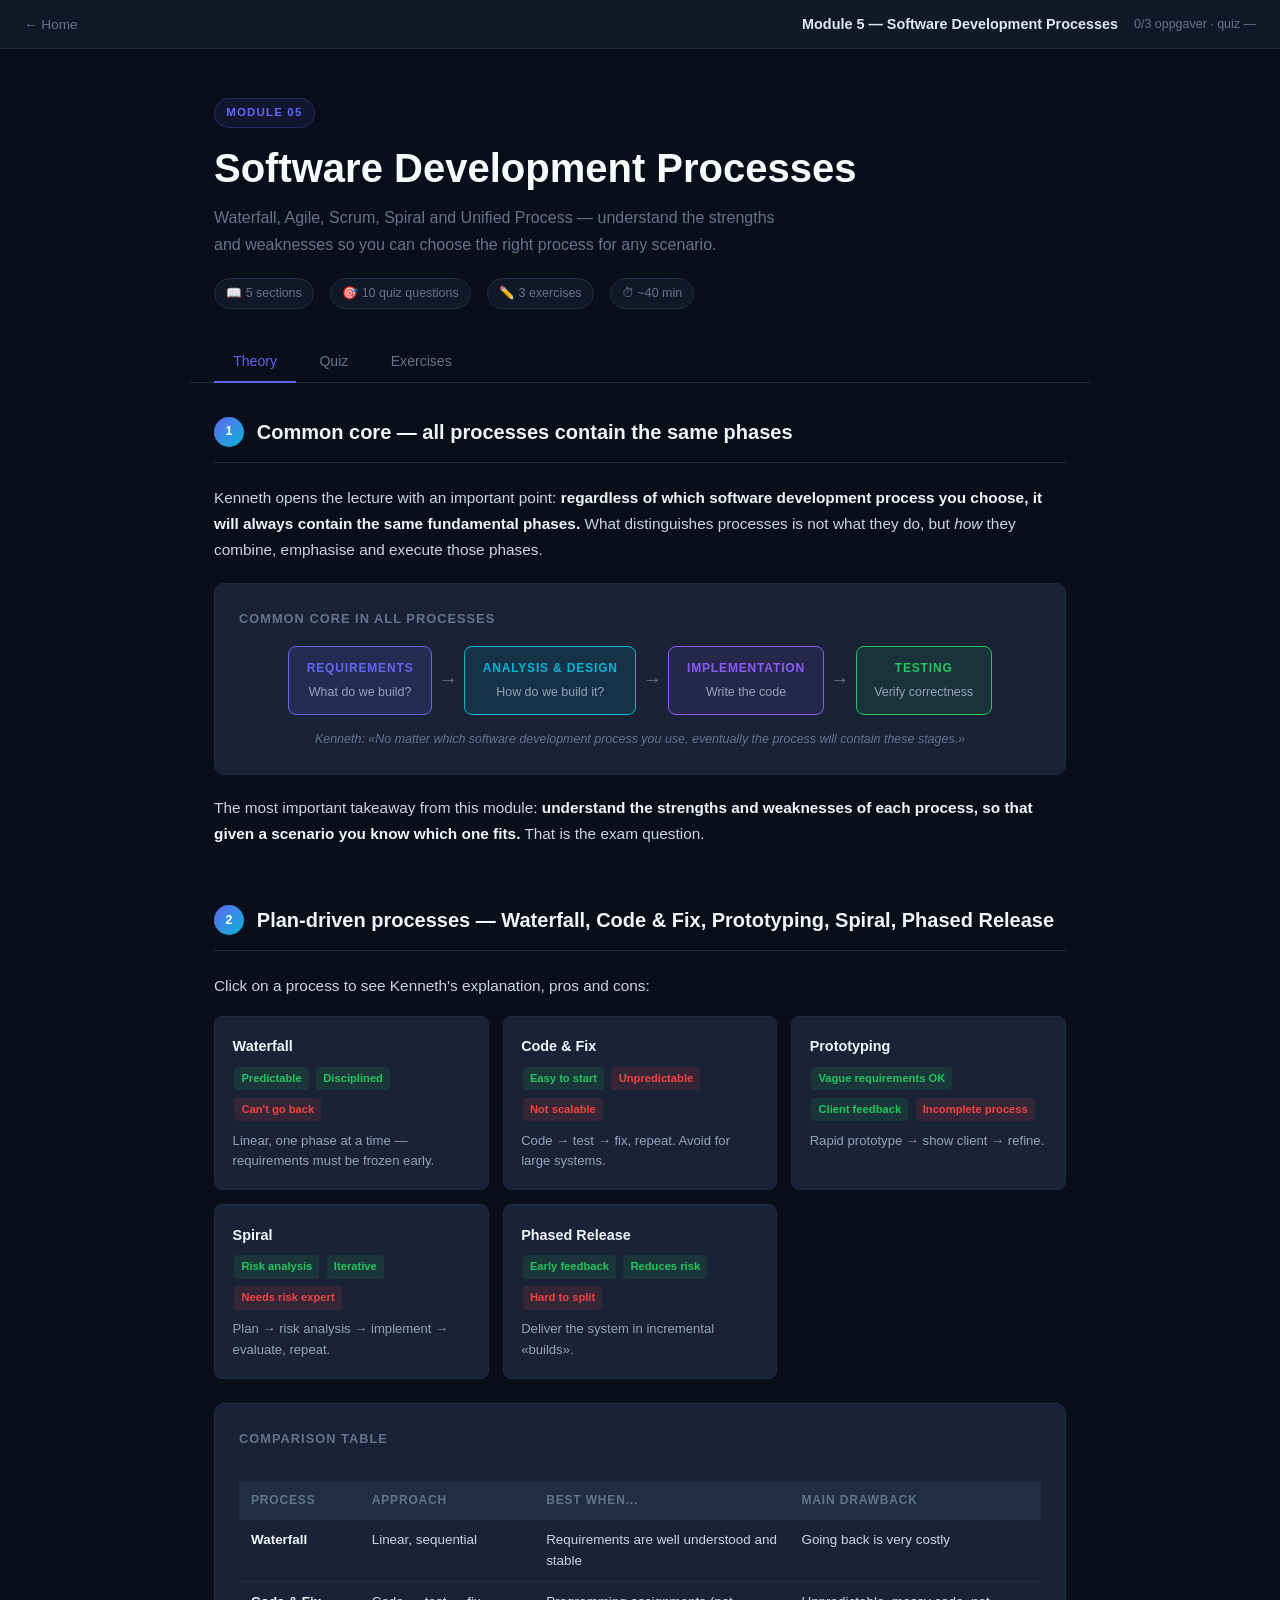
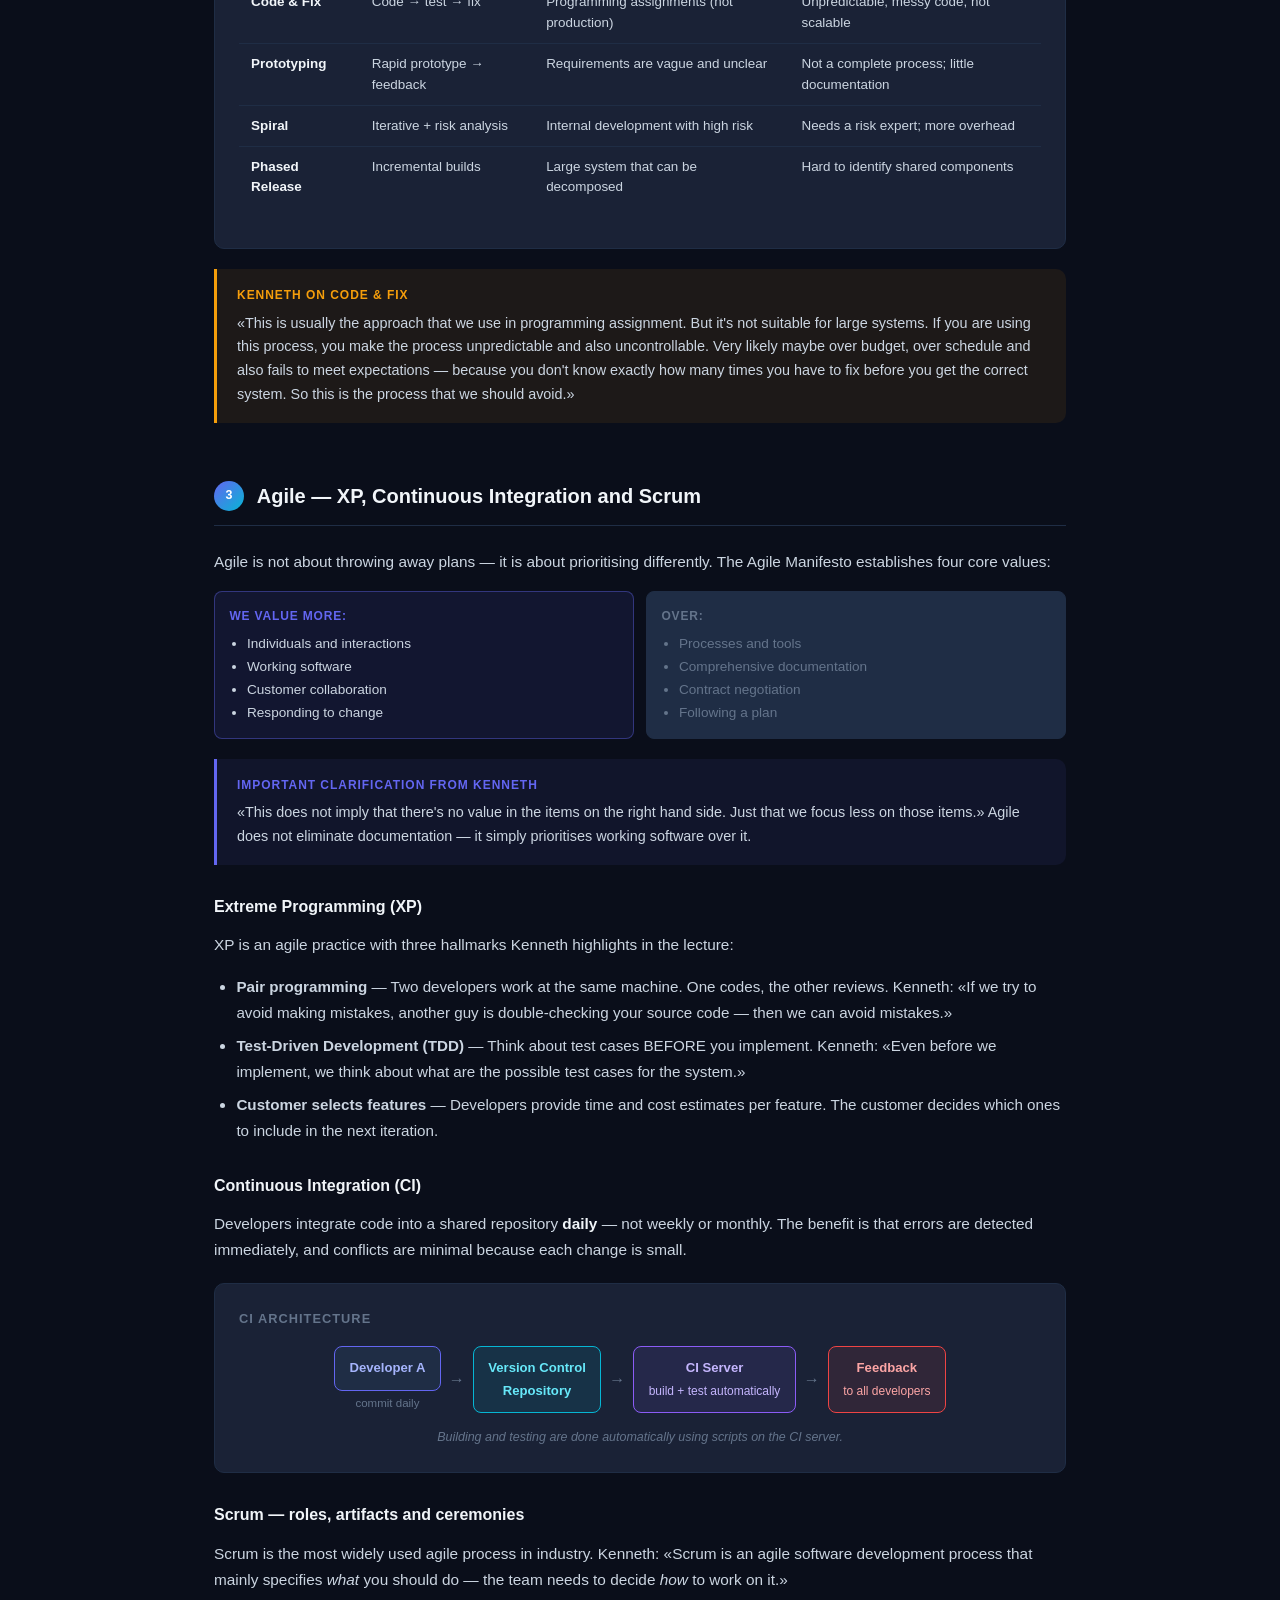
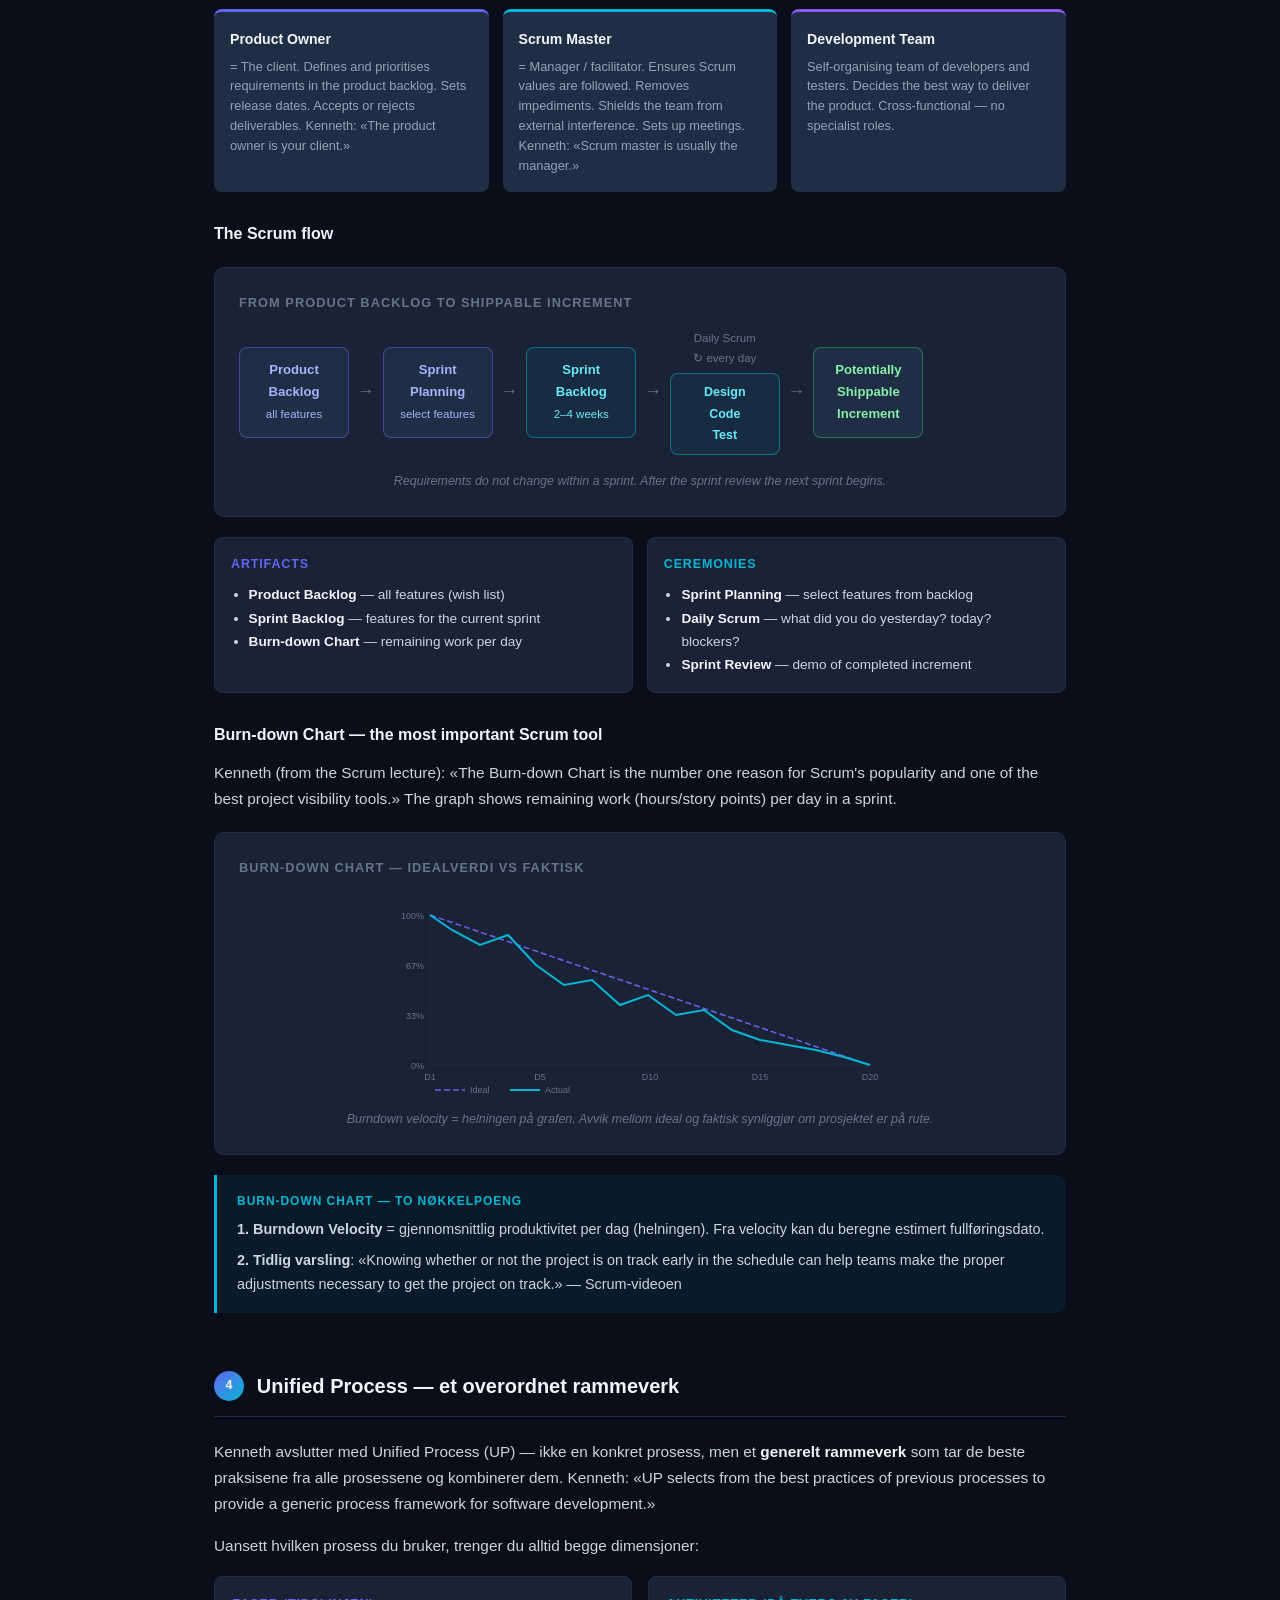
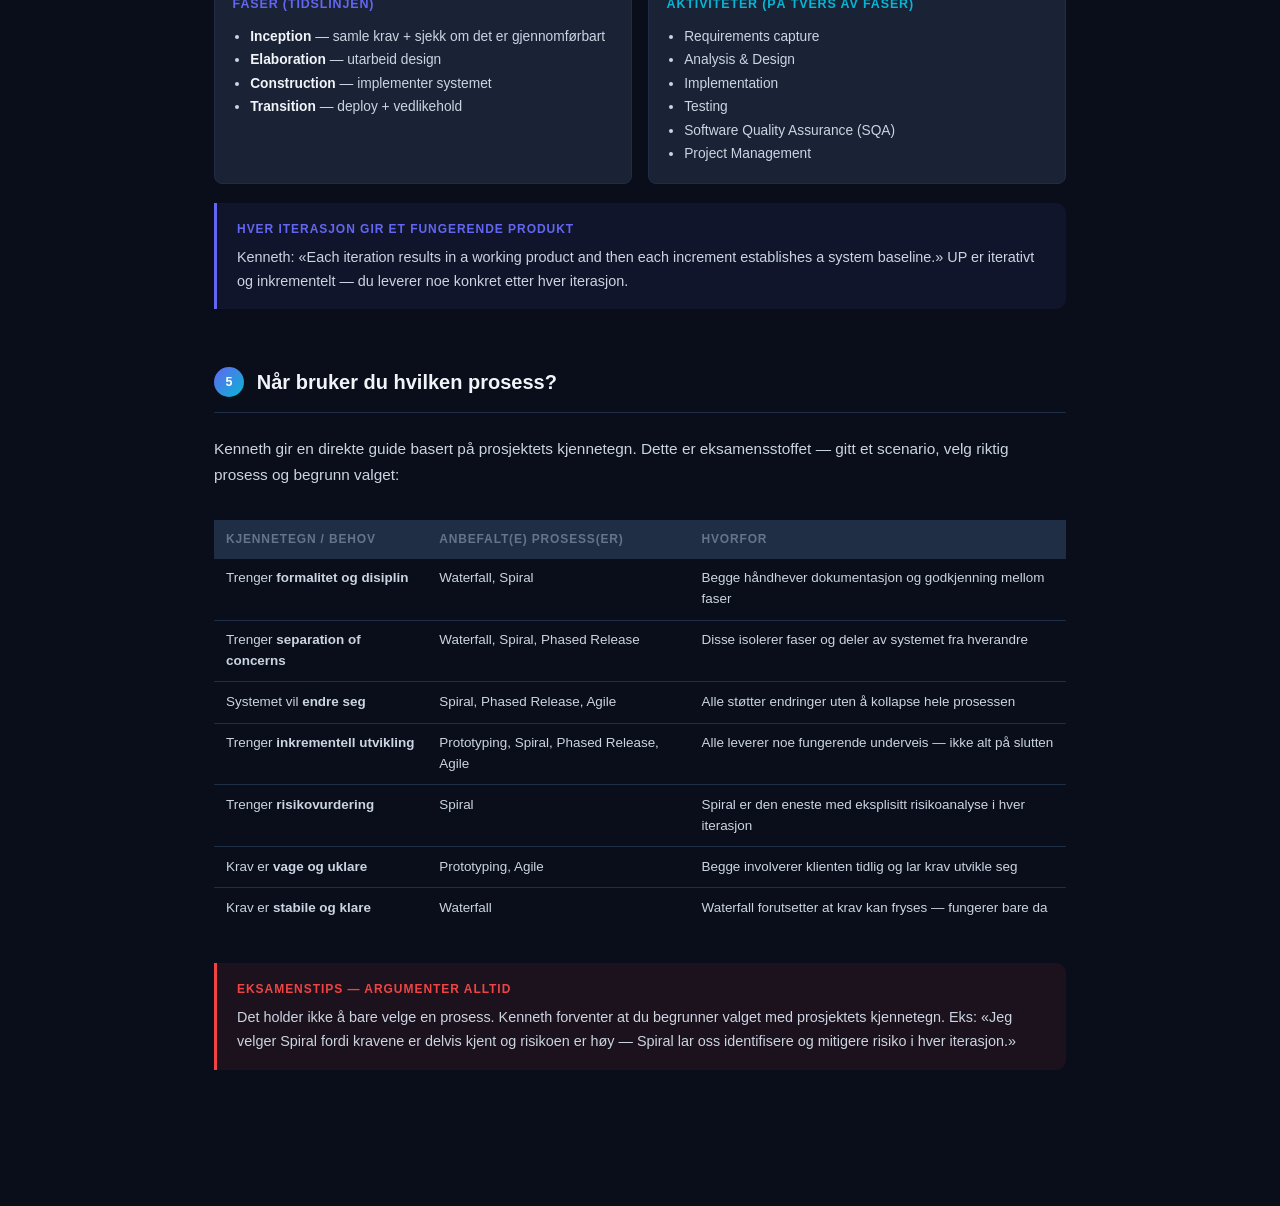
<file: modules/module-05/index.html>
<!DOCTYPE html>
<html lang="en">
<head>
  <meta charset="UTF-8">
  <meta name="viewport" content="width=device-width, initial-scale=1.0">
  <title>Module 5 — Software Development Processes</title>
  <style>
    :root {
      --bg:#0a0e1a; --surface:#111827; --surface2:#1a2236; --surface3:#1f2d45;
      --border:#1f2d45; --accent:#6366f1; --accent2:#06b6d4; --accent3:#8b5cf6;
      --text:#e2e8f0; --muted:#64748b; --success:#22c55e; --warn:#f59e0b; --danger:#ef4444;
      --radius:10px;
    }
    *,*::before,*::after{box-sizing:border-box;margin:0;padding:0}
    body{font-family:-apple-system,BlinkMacSystemFont,'Inter',sans-serif;background:var(--bg);color:var(--text);line-height:1.7}
    nav{background:var(--surface);border-bottom:1px solid var(--border);padding:.75rem 1.5rem;display:flex;align-items:center;gap:1rem;position:sticky;top:0;z-index:50}
    .nav-back{font-size:.85rem;color:var(--muted);text-decoration:none;display:flex;align-items:center;gap:.3rem}
    .nav-back:hover{color:var(--text)}
    .nav-title{font-size:.9rem;font-weight:600;color:var(--text);margin-left:auto}
    .nav-prog{font-size:.78rem;color:var(--muted)}
    .hero{padding:3rem 1.5rem 2rem;max-width:900px;margin:0 auto}
    .module-tag{font-size:.72rem;font-weight:700;letter-spacing:.1em;text-transform:uppercase;color:var(--accent);background:rgba(99,102,241,.1);border:1px solid rgba(99,102,241,.25);padding:.25rem .7rem;border-radius:99px;display:inline-block;margin-bottom:1rem}
    .hero h1{font-size:clamp(1.7rem,4vw,2.5rem);font-weight:800;color:#f8fafc;line-height:1.2}
    .hero p{margin-top:.75rem;color:var(--muted);font-size:1rem;max-width:580px}
    .hero-meta{display:flex;gap:1rem;margin-top:1.2rem;flex-wrap:wrap}
    .meta-pill{font-size:.78rem;color:var(--muted);background:var(--surface);border:1px solid var(--border);padding:.25rem .7rem;border-radius:99px}
    .tabs{display:flex;gap:.25rem;border-bottom:1px solid var(--border);padding:0 1.5rem;max-width:900px;margin:0 auto}
    .tab{padding:.75rem 1.2rem;font-size:.88rem;font-weight:500;color:var(--muted);cursor:pointer;border-bottom:2px solid transparent;margin-bottom:-1px;background:none;border-top:none;border-left:none;border-right:none;transition:color .15s,border-color .15s}
    .tab:hover{color:var(--text)}
    .tab.active{color:var(--accent);border-bottom-color:var(--accent)}
    .content{max-width:900px;margin:0 auto;padding:2rem 1.5rem 5rem}
    .panel{display:none}
    .panel.active{display:block}

    .section{margin-bottom:3.5rem}
    .section-header{display:flex;align-items:center;gap:.8rem;margin-bottom:1.4rem;padding-bottom:.8rem;border-bottom:1px solid var(--border)}
    .section-num{width:30px;height:30px;background:linear-gradient(135deg,var(--accent),var(--accent2));border-radius:50%;display:flex;align-items:center;justify-content:center;font-size:.78rem;font-weight:700;color:#fff;flex-shrink:0}
    .section h2{font-size:1.25rem;font-weight:700;color:#f1f5f9}
    .prose{color:#cbd5e1;font-size:.96rem;margin-bottom:1rem}
    .prose strong{color:#f1f5f9}
    ul.prose-list{color:#cbd5e1;font-size:.95rem;margin:.5rem 0 1rem 1.4rem}
    ul.prose-list li{margin-bottom:.45rem}

    .callout{border-radius:0 var(--radius) var(--radius) 0;padding:1rem 1.25rem;margin:1.2rem 0}
    .callout.info{background:rgba(99,102,241,.08);border-left:3px solid var(--accent)}
    .callout.tip{background:rgba(6,182,212,.08);border-left:3px solid var(--accent2)}
    .callout.warn{background:rgba(245,158,11,.08);border-left:3px solid var(--warn)}
    .callout.danger{background:rgba(239,68,68,.08);border-left:3px solid var(--danger)}
    .callout-title{font-size:.75rem;font-weight:700;text-transform:uppercase;letter-spacing:.08em;margin-bottom:.4rem}
    .callout.info .callout-title{color:var(--accent)}
    .callout.tip .callout-title{color:var(--accent2)}
    .callout.warn .callout-title{color:var(--warn)}
    .callout.danger .callout-title{color:var(--danger)}
    .callout p,.callout li{font-size:.9rem;color:#cbd5e1;line-height:1.65}
    .callout ul{margin:.4rem 0 0 1.2rem}

    .fig{background:var(--surface2);border:1px solid var(--border);border-radius:var(--radius);padding:1.5rem;margin:1.25rem 0;overflow-x:auto}
    .fig-caption{font-size:.78rem;color:var(--muted);margin-top:.85rem;text-align:center;font-style:italic}
    .fig-title{font-size:.8rem;font-weight:700;text-transform:uppercase;letter-spacing:.08em;color:var(--muted);margin-bottom:1rem}

    /* PROCESS TABLE */
    .proc-table{width:100%;border-collapse:collapse;font-size:.84rem;margin:1rem 0}
    .proc-table th{background:var(--surface3);color:var(--muted);font-size:.75rem;font-weight:700;text-transform:uppercase;letter-spacing:.07em;padding:.55rem .75rem;text-align:left;border-bottom:1px solid var(--border)}
    .proc-table td{padding:.6rem .75rem;border-bottom:1px solid var(--border);color:#cbd5e1;vertical-align:top;line-height:1.55}
    .proc-table tr:last-child td{border-bottom:none}
    .proc-table tr:hover td{background:var(--surface3)}
    .proc-name{font-weight:700;color:#f1f5f9}
    .tag{display:inline-block;font-size:.7rem;padding:.15rem .45rem;border-radius:4px;font-weight:600;margin:.1rem}
    .tag.pro{background:rgba(34,197,94,.12);color:var(--success)}
    .tag.con{background:rgba(239,68,68,.12);color:var(--danger)}

    /* SCRUM DIAGRAM */
    .scrum-flow{display:flex;gap:.5rem;align-items:center;flex-wrap:wrap;margin:1rem 0}
    .scrum-box{background:var(--surface3);border:1.5px solid var(--border);border-radius:8px;padding:.7rem 1rem;font-size:.82rem;font-weight:600;color:#f1f5f9;text-align:center;min-width:110px}
    .scrum-box.backlog{border-color:rgba(99,102,241,.5);color:#a5b4fc}
    .scrum-box.sprint{border-color:rgba(6,182,212,.5);color:#67e8f9;background:rgba(6,182,212,.07)}
    .scrum-box.done{border-color:rgba(34,197,94,.5);color:#86efac}
    .scrum-arrow{color:var(--muted);font-size:1.1rem;flex-shrink:0}

    /* BURNDOWN */
    .burndown-wrap{overflow-x:auto}

    /* QUIZ */
    .quiz-progress{display:flex;gap:.35rem;margin-bottom:1.75rem;flex-wrap:wrap}
    .qp-dot{width:11px;height:11px;border-radius:50%;background:var(--border);transition:background .2s}
    .qp-dot.correct{background:var(--success)}
    .qp-dot.wrong{background:var(--danger)}
    .q-num{font-size:.72rem;font-weight:700;text-transform:uppercase;letter-spacing:.1em;color:var(--muted);margin-bottom:.5rem}
    .q-text{font-size:1rem;font-weight:600;color:#f1f5f9;margin-bottom:1.25rem;line-height:1.55}
    .q-options{display:flex;flex-direction:column;gap:.5rem}
    .q-opt{background:var(--surface2);border:1px solid var(--border);border-radius:8px;padding:.75rem 1rem;cursor:pointer;font-size:.9rem;color:var(--text);text-align:left;transition:border-color .15s,background .15s}
    .q-opt:hover:not(:disabled){border-color:var(--accent);background:rgba(99,102,241,.08)}
    .q-opt.correct{border-color:var(--success)!important;background:rgba(34,197,94,.1);color:#86efac}
    .q-opt.wrong{border-color:var(--danger)!important;background:rgba(239,68,68,.1);color:#fca5a5}
    .q-explanation{margin-top:.9rem;background:var(--surface3);border-radius:8px;padding:.9rem 1rem;font-size:.87rem;color:#cbd5e1;display:none;line-height:1.65}
    .q-explanation.show{display:block}
    .q-nav{display:flex;gap:.75rem;margin-top:1.25rem;align-items:center;flex-wrap:wrap}
    .q-nav button{padding:.5rem 1.1rem;border-radius:6px;font-size:.85rem;font-weight:500;cursor:pointer;border:1px solid var(--border);background:var(--surface2);color:var(--text);transition:background .15s}
    .q-nav button:hover{background:var(--surface3)}
    .q-nav button.primary{background:var(--accent);border-color:var(--accent);color:#fff}
    .q-nav button.primary:hover{opacity:.88}
    .q-score{font-size:.82rem;color:var(--muted);margin-left:auto}
    .quiz-result{text-align:center;padding:2.5rem}
    .score-big{font-size:3.5rem;font-weight:800;color:var(--accent)}
    .quiz-result p{color:var(--muted);margin-top:.5rem;font-size:.95rem}
    .quiz-result button{margin-top:1.5rem;padding:.6rem 1.6rem;border-radius:6px;background:var(--accent);border:none;color:#fff;font-size:.9rem;font-weight:600;cursor:pointer}

    /* EXERCISES */
    .exercise{background:var(--surface);border:1px solid var(--border);border-radius:var(--radius);margin-bottom:1.25rem;overflow:hidden}
    .ex-header{padding:1rem 1.25rem;display:flex;align-items:flex-start;gap:.75rem;cursor:pointer;user-select:none}
    .ex-header:hover{background:var(--surface2)}
    .ex-num{background:var(--surface3);border-radius:6px;padding:.2rem .55rem;font-size:.75rem;font-weight:700;color:var(--muted);flex-shrink:0;margin-top:.15rem}
    .ex-header h3{font-size:.92rem;font-weight:600;color:#f1f5f9;flex:1;line-height:1.5}
    .ex-toggle{font-size:.75rem;color:var(--muted);flex-shrink:0;margin-top:.15rem}
    .ex-body{padding:1.25rem;border-top:1px solid var(--border);display:none}
    .ex-body p,.ex-body li{font-size:.9rem;color:#cbd5e1;line-height:1.65}
    .ex-body ul{margin:.6rem 0 .6rem 1.3rem}
    .ex-body strong{color:#f1f5f9}
    .solution{background:var(--surface2);border-radius:8px;padding:1.1rem;margin-top:1rem;display:none}
    .solution.show{display:block}
    .sol-title{font-size:.78rem;font-weight:700;text-transform:uppercase;letter-spacing:.08em;color:var(--success);margin-bottom:.65rem}
    .solution p,.solution li{font-size:.88rem;color:#cbd5e1;line-height:1.65}
    .solution ul{margin:.5rem 0 .5rem 1.3rem}
    .solution strong{color:#f1f5f9}
    .sol-btn{margin-top:.85rem;padding:.4rem .9rem;border-radius:6px;font-size:.82rem;font-weight:500;background:transparent;border:1px solid var(--border);color:var(--muted);cursor:pointer;transition:color .15s,border-color .15s}
    .sol-btn:hover{border-color:var(--success);color:var(--success)}
    .done-btn{display:inline-block;margin-top:.75rem;padding:.5rem 1.1rem;border-radius:6px;font-size:.85rem;font-weight:500;background:rgba(34,197,94,.08);border:1px solid rgba(34,197,94,.25);color:var(--success);cursor:pointer;transition:background .15s}
    .done-btn:hover{background:rgba(34,197,94,.18)}
    .done-btn.done{background:rgba(34,197,94,.2)}

    code{font-family:'Courier New',monospace;font-size:.85em;background:var(--surface3);padding:.1em .4em;border-radius:4px;color:#a5b4fc}
    .two-col{display:grid;grid-template-columns:1fr 1fr;gap:1rem;margin:1rem 0}
    @media(max-width:620px){.two-col{grid-template-columns:1fr}.scrum-flow{flex-direction:column;align-items:flex-start}}

    /* Process cards */
    .proc-cards{display:grid;grid-template-columns:repeat(auto-fill,minmax(240px,1fr));gap:.85rem;margin:1rem 0}
    .proc-card{background:var(--surface2);border:1px solid var(--border);border-radius:8px;padding:1.1rem;cursor:pointer;transition:border-color .15s}
    .proc-card:hover,.proc-card.active{border-color:var(--accent)}
    .proc-card h4{font-size:.9rem;font-weight:700;color:#f1f5f9;margin-bottom:.4rem}
    .proc-card .tag-row{display:flex;flex-wrap:wrap;gap:.25rem;margin-bottom:.5rem}
    .proc-card p{font-size:.82rem;color:#94a3b8;line-height:1.55}
    .proc-detail{background:var(--surface3);border-radius:8px;padding:1.1rem;min-height:80px;font-size:.88rem;color:#cbd5e1;line-height:1.65;margin-top:.5rem;display:none}
    .proc-detail.show{display:block}

    /* Role cards */
    .role-grid{display:grid;grid-template-columns:repeat(3,1fr);gap:.85rem;margin:1rem 0}
    .role-card{background:var(--surface3);border-radius:8px;padding:1rem;border-top:3px solid var(--accent)}
    .role-card.sm{border-top-color:var(--accent2)}
    .role-card.team{border-top-color:var(--accent3)}
    .role-card h4{font-size:.88rem;font-weight:700;color:#f1f5f9;margin-bottom:.3rem}
    .role-card p{font-size:.8rem;color:#94a3b8;line-height:1.55}
    @media(max-width:540px){.role-grid{grid-template-columns:1fr}}
  </style>
</head>
<body>

<nav>
  <a href="../../index.html" class="nav-back">← Home</a>
  <span class="nav-title">Module 5 — Software Development Processes</span>
  <span class="nav-prog" id="nav-prog"></span>
</nav>

<div class="hero">
  <div class="module-tag">Module 05</div>
  <h1>Software Development Processes</h1>
  <p>Waterfall, Agile, Scrum, Spiral and Unified Process — understand the strengths and weaknesses so you can choose the right process for any scenario.</p>
  <div class="hero-meta">
    <span class="meta-pill">📖 5 sections</span>
    <span class="meta-pill">🎯 10 quiz questions</span>
    <span class="meta-pill">✏️ 3 exercises</span>
    <span class="meta-pill">⏱ ~40 min</span>
  </div>
</div>

<div class="tabs">
  <button class="tab active" onclick="switchTab('theory',this)">Theory</button>
  <button class="tab" onclick="switchTab('quiz',this)">Quiz</button>
  <button class="tab" onclick="switchTab('exercises',this)">Exercises</button>
</div>

<div class="content">

<!-- ═══════════════════ THEORY ═══════════════════ -->
<div class="panel active" id="panel-theory">

<!-- SECTION 1 -->
<div class="section">
  <div class="section-header">
    <div class="section-num">1</div>
    <h2>Common core — all processes contain the same phases</h2>
  </div>

  <p class="prose">Kenneth opens the lecture with an important point: <strong>regardless of which software development process you choose, it will always contain the same fundamental phases.</strong> What distinguishes processes is not what they do, but <em>how</em> they combine, emphasise and execute those phases.</p>

  <div class="fig">
    <div class="fig-title">Common core in all processes</div>
    <div style="display:flex;align-items:center;gap:.4rem;flex-wrap:wrap;justify-content:center">
      <div style="background:rgba(99,102,241,.15);border:1.5px solid var(--accent);border-radius:8px;padding:.7rem 1.1rem;text-align:center;min-width:110px">
        <div style="font-size:.75rem;font-weight:700;color:var(--accent);text-transform:uppercase;letter-spacing:.07em">Requirements</div>
        <div style="font-size:.78rem;color:#94a3b8;margin-top:.2rem">What do we build?</div>
      </div>
      <div style="color:var(--muted);font-size:1.2rem">→</div>
      <div style="background:rgba(6,182,212,.1);border:1.5px solid var(--accent2);border-radius:8px;padding:.7rem 1.1rem;text-align:center;min-width:130px">
        <div style="font-size:.75rem;font-weight:700;color:var(--accent2);text-transform:uppercase;letter-spacing:.07em">Analysis &amp; Design</div>
        <div style="font-size:.78rem;color:#94a3b8;margin-top:.2rem">How do we build it?</div>
      </div>
      <div style="color:var(--muted);font-size:1.2rem">→</div>
      <div style="background:rgba(139,92,246,.1);border:1.5px solid var(--accent3);border-radius:8px;padding:.7rem 1.1rem;text-align:center;min-width:110px">
        <div style="font-size:.75rem;font-weight:700;color:var(--accent3);text-transform:uppercase;letter-spacing:.07em">Implementation</div>
        <div style="font-size:.78rem;color:#94a3b8;margin-top:.2rem">Write the code</div>
      </div>
      <div style="color:var(--muted);font-size:1.2rem">→</div>
      <div style="background:rgba(34,197,94,.1);border:1.5px solid var(--success);border-radius:8px;padding:.7rem 1.1rem;text-align:center;min-width:110px">
        <div style="font-size:.75rem;font-weight:700;color:var(--success);text-transform:uppercase;letter-spacing:.07em">Testing</div>
        <div style="font-size:.78rem;color:#94a3b8;margin-top:.2rem">Verify correctness</div>
      </div>
    </div>
    <div class="fig-caption">Kenneth: «No matter which software development process you use, eventually the process will contain these stages.»</div>
  </div>

  <p class="prose">The most important takeaway from this module: <strong>understand the strengths and weaknesses of each process, so that given a scenario you know which one fits.</strong> That is the exam question.</p>
</div>

<!-- SECTION 2 -->
<div class="section">
  <div class="section-header">
    <div class="section-num">2</div>
    <h2>Plan-driven processes — Waterfall, Code &amp; Fix, Prototyping, Spiral, Phased Release</h2>
  </div>

  <p class="prose">Click on a process to see Kenneth's explanation, pros and cons:</p>

  <div class="proc-cards">
    <div class="proc-card" onclick="showProc(this,'waterfall')">
      <h4>Waterfall</h4>
      <div class="tag-row"><span class="tag pro">Predictable</span><span class="tag pro">Disciplined</span><span class="tag con">Can't go back</span></div>
      <p>Linear, one phase at a time — requirements must be frozen early.</p>
    </div>
    <div class="proc-card" onclick="showProc(this,'codefix')">
      <h4>Code &amp; Fix</h4>
      <div class="tag-row"><span class="tag pro">Easy to start</span><span class="tag con">Unpredictable</span><span class="tag con">Not scalable</span></div>
      <p>Code → test → fix, repeat. Avoid for large systems.</p>
    </div>
    <div class="proc-card" onclick="showProc(this,'proto')">
      <h4>Prototyping</h4>
      <div class="tag-row"><span class="tag pro">Vague requirements OK</span><span class="tag pro">Client feedback</span><span class="tag con">Incomplete process</span></div>
      <p>Rapid prototype → show client → refine.</p>
    </div>
    <div class="proc-card" onclick="showProc(this,'spiral')">
      <h4>Spiral</h4>
      <div class="tag-row"><span class="tag pro">Risk analysis</span><span class="tag pro">Iterative</span><span class="tag con">Needs risk expert</span></div>
      <p>Plan → risk analysis → implement → evaluate, repeat.</p>
    </div>
    <div class="proc-card" onclick="showProc(this,'phased')">
      <h4>Phased Release</h4>
      <div class="tag-row"><span class="tag pro">Early feedback</span><span class="tag pro">Reduces risk</span><span class="tag con">Hard to split</span></div>
      <p>Deliver the system in incremental «builds».</p>
    </div>
  </div>
  <div class="proc-detail" id="proc-detail-box">Click on a process above.</div>

  <div class="fig" style="margin-top:1.5rem">
    <div class="fig-title">Comparison table</div>
    <div style="overflow-x:auto">
      <table class="proc-table">
        <thead>
          <tr>
            <th>Process</th>
            <th>Approach</th>
            <th>Best when...</th>
            <th>Main drawback</th>
          </tr>
        </thead>
        <tbody>
          <tr>
            <td><span class="proc-name">Waterfall</span></td>
            <td>Linear, sequential</td>
            <td>Requirements are well understood and stable</td>
            <td>Going back is very costly</td>
          </tr>
          <tr>
            <td><span class="proc-name">Code &amp; Fix</span></td>
            <td>Code → test → fix</td>
            <td>Programming assignments (not production)</td>
            <td>Unpredictable, messy code, not scalable</td>
          </tr>
          <tr>
            <td><span class="proc-name">Prototyping</span></td>
            <td>Rapid prototype → feedback</td>
            <td>Requirements are vague and unclear</td>
            <td>Not a complete process; little documentation</td>
          </tr>
          <tr>
            <td><span class="proc-name">Spiral</span></td>
            <td>Iterative + risk analysis</td>
            <td>Internal development with high risk</td>
            <td>Needs a risk expert; more overhead</td>
          </tr>
          <tr>
            <td><span class="proc-name">Phased Release</span></td>
            <td>Incremental builds</td>
            <td>Large system that can be decomposed</td>
            <td>Hard to identify shared components</td>
          </tr>
        </tbody>
      </table>
    </div>
  </div>

  <div class="callout warn">
    <div class="callout-title">Kenneth on Code &amp; Fix</div>
    <p>«This is usually the approach that we use in programming assignment. But it's not suitable for large systems. If you are using this process, you make the process unpredictable and also uncontrollable. Very likely maybe over budget, over schedule and also fails to meet expectations — because you don't know exactly how many times you have to fix before you get the correct system. So this is the process that we should avoid.»</p>
  </div>
</div>

<!-- SECTION 3 -->
<div class="section">
  <div class="section-header">
    <div class="section-num">3</div>
    <h2>Agile — XP, Continuous Integration and Scrum</h2>
  </div>

  <p class="prose">Agile is not about throwing away plans — it is about prioritising differently. The Agile Manifesto establishes four core values:</p>

  <div style="display:grid;grid-template-columns:1fr 1fr;gap:.75rem;margin:1rem 0">
    <div style="background:rgba(99,102,241,.1);border:1.5px solid rgba(99,102,241,.4);border-radius:8px;padding:.9rem">
      <div style="font-size:.75rem;font-weight:700;color:var(--accent);margin-bottom:.3rem;text-transform:uppercase;letter-spacing:.07em">We value more:</div>
      <ul style="margin:.3rem 0 0 1.1rem;font-size:.85rem;color:#cbd5e1;line-height:1.7">
        <li>Individuals and interactions</li>
        <li>Working software</li>
        <li>Customer collaboration</li>
        <li>Responding to change</li>
      </ul>
    </div>
    <div style="background:var(--surface3);border:1.5px solid var(--border);border-radius:8px;padding:.9rem">
      <div style="font-size:.75rem;font-weight:700;color:var(--muted);margin-bottom:.3rem;text-transform:uppercase;letter-spacing:.07em">Over:</div>
      <ul style="margin:.3rem 0 0 1.1rem;font-size:.85rem;color:#64748b;line-height:1.7">
        <li>Processes and tools</li>
        <li>Comprehensive documentation</li>
        <li>Contract negotiation</li>
        <li>Following a plan</li>
      </ul>
    </div>
  </div>

  <div class="callout info">
    <div class="callout-title">Important clarification from Kenneth</div>
    <p>«This does not imply that there's no value in the items on the right hand side. Just that we focus less on those items.» Agile does not eliminate documentation — it simply prioritises working software over it.</p>
  </div>

  <h3 style="font-size:1rem;font-weight:700;color:#f1f5f9;margin:1.75rem 0 .75rem">Extreme Programming (XP)</h3>
  <p class="prose">XP is an agile practice with three hallmarks Kenneth highlights in the lecture:</p>
  <ul class="prose-list">
    <li><strong>Pair programming</strong> — Two developers work at the same machine. One codes, the other reviews. Kenneth: «If we try to avoid making mistakes, another guy is double-checking your source code — then we can avoid mistakes.»</li>
    <li><strong>Test-Driven Development (TDD)</strong> — Think about test cases BEFORE you implement. Kenneth: «Even before we implement, we think about what are the possible test cases for the system.»</li>
    <li><strong>Customer selects features</strong> — Developers provide time and cost estimates per feature. The customer decides which ones to include in the next iteration.</li>
  </ul>

  <h3 style="font-size:1rem;font-weight:700;color:#f1f5f9;margin:1.75rem 0 .75rem">Continuous Integration (CI)</h3>
  <p class="prose">Developers integrate code into a shared repository <strong>daily</strong> — not weekly or monthly. The benefit is that errors are detected immediately, and conflicts are minimal because each change is small.</p>

  <div class="fig">
    <div class="fig-title">CI architecture</div>
    <div style="display:flex;gap:.5rem;align-items:center;flex-wrap:wrap;justify-content:center">
      <div style="text-align:center">
        <div style="background:var(--surface3);border:1.5px solid var(--accent);border-radius:8px;padding:.65rem .9rem;font-size:.82rem;font-weight:700;color:#a5b4fc">Developer A</div>
        <div style="font-size:.72rem;color:var(--muted);margin-top:.2rem">commit daily</div>
      </div>
      <div style="color:var(--muted)">→</div>
      <div style="text-align:center">
        <div style="background:rgba(6,182,212,.1);border:1.5px solid var(--accent2);border-radius:8px;padding:.65rem .9rem;font-size:.82rem;font-weight:700;color:#67e8f9">Version Control<br>Repository</div>
      </div>
      <div style="color:var(--muted)">→</div>
      <div style="text-align:center">
        <div style="background:rgba(139,92,246,.1);border:1.5px solid var(--accent3);border-radius:8px;padding:.65rem .9rem;font-size:.82rem;font-weight:700;color:#c4b5fd">CI Server<br><span style="font-weight:400;font-size:.75rem">build + test automatically</span></div>
      </div>
      <div style="color:var(--muted)">→</div>
      <div style="text-align:center">
        <div style="background:rgba(239,68,68,.1);border:1.5px solid var(--danger);border-radius:8px;padding:.65rem .9rem;font-size:.82rem;font-weight:700;color:#fca5a5">Feedback<br><span style="font-weight:400;font-size:.75rem">to all developers</span></div>
      </div>
    </div>
    <div class="fig-caption">Building and testing are done automatically using scripts on the CI server.</div>
  </div>

  <h3 style="font-size:1rem;font-weight:700;color:#f1f5f9;margin:1.75rem 0 .75rem">Scrum — roles, artifacts and ceremonies</h3>
  <p class="prose">Scrum is the most widely used agile process in industry. Kenneth: «Scrum is an agile software development process that mainly specifies <em>what</em> you should do — the team needs to decide <em>how</em> to work on it.»</p>

  <div class="role-grid">
    <div class="role-card">
      <h4>Product Owner</h4>
      <p>= The client. Defines and prioritises requirements in the product backlog. Sets release dates. Accepts or rejects deliverables. Kenneth: «The product owner is your client.»</p>
    </div>
    <div class="role-card sm">
      <h4>Scrum Master</h4>
      <p>= Manager / facilitator. Ensures Scrum values are followed. Removes impediments. Shields the team from external interference. Sets up meetings. Kenneth: «Scrum master is usually the manager.»</p>
    </div>
    <div class="role-card team">
      <h4>Development Team</h4>
      <p>Self-organising team of developers and testers. Decides the best way to deliver the product. Cross-functional — no specialist roles.</p>
    </div>
  </div>

  <h3 style="font-size:1rem;font-weight:700;color:#f1f5f9;margin:1.75rem 0 .75rem">The Scrum flow</h3>

  <div class="fig">
    <div class="fig-title">From Product Backlog to shippable increment</div>
    <div class="scrum-flow">
      <div class="scrum-box backlog">Product<br>Backlog<br><span style="font-size:.72rem;font-weight:400">all features</span></div>
      <div class="scrum-arrow">→</div>
      <div class="scrum-box backlog">Sprint<br>Planning<br><span style="font-size:.72rem;font-weight:400">select features</span></div>
      <div class="scrum-arrow">→</div>
      <div class="scrum-box sprint">Sprint<br>Backlog<br><span style="font-size:.72rem;font-weight:400">2–4 weeks</span></div>
      <div class="scrum-arrow">→</div>
      <div style="display:flex;flex-direction:column;gap:.3rem;align-items:center">
        <div style="font-size:.72rem;color:var(--muted);text-align:center">Daily Scrum<br>↻ every day</div>
        <div class="scrum-box sprint" style="font-size:.78rem;padding:.5rem .8rem">Design<br>Code<br>Test</div>
      </div>
      <div class="scrum-arrow">→</div>
      <div class="scrum-box done">Potentially<br>Shippable<br>Increment</div>
    </div>
    <div class="fig-caption">Requirements do not change within a sprint. After the sprint review the next sprint begins.</div>
  </div>

  <div style="display:grid;grid-template-columns:1fr 1fr;gap:.85rem;margin:1.25rem 0">
    <div style="background:var(--surface2);border:1px solid var(--border);border-radius:8px;padding:1rem">
      <div style="font-size:.78rem;font-weight:700;color:var(--accent);text-transform:uppercase;letter-spacing:.07em;margin-bottom:.5rem">Artifacts</div>
      <ul style="margin:.3rem 0 0 1.1rem;font-size:.85rem;color:#cbd5e1;line-height:1.7">
        <li><strong style="color:#f1f5f9">Product Backlog</strong> — all features (wish list)</li>
        <li><strong style="color:#f1f5f9">Sprint Backlog</strong> — features for the current sprint</li>
        <li><strong style="color:#f1f5f9">Burn-down Chart</strong> — remaining work per day</li>
      </ul>
    </div>
    <div style="background:var(--surface2);border:1px solid var(--border);border-radius:8px;padding:1rem">
      <div style="font-size:.78rem;font-weight:700;color:var(--accent2);text-transform:uppercase;letter-spacing:.07em;margin-bottom:.5rem">Ceremonies</div>
      <ul style="margin:.3rem 0 0 1.1rem;font-size:.85rem;color:#cbd5e1;line-height:1.7">
        <li><strong style="color:#f1f5f9">Sprint Planning</strong> — select features from backlog</li>
        <li><strong style="color:#f1f5f9">Daily Scrum</strong> — what did you do yesterday? today? blockers?</li>
        <li><strong style="color:#f1f5f9">Sprint Review</strong> — demo of completed increment</li>
      </ul>
    </div>
  </div>

  <h3 style="font-size:1rem;font-weight:700;color:#f1f5f9;margin:1.75rem 0 .75rem">Burn-down Chart — the most important Scrum tool</h3>
  <p class="prose">Kenneth (from the Scrum lecture): «The Burn-down Chart is the number one reason for Scrum's popularity and one of the best project visibility tools.» The graph shows remaining work (hours/story points) per day in a sprint.</p>

  <div class="fig">
    <div class="fig-title">Burn-down Chart — idealverdi vs faktisk</div>
    <div class="burndown-wrap">
      <svg width="100%" height="200" viewBox="0 0 520 200" style="max-width:520px;display:block;margin:0 auto">
        <!-- Grid -->
        <line x1="50" y1="20" x2="50" y2="170" stroke="#1f2d45" stroke-width="1"/>
        <line x1="50" y1="170" x2="490" y2="170" stroke="#1f2d45" stroke-width="1"/>
        <!-- Grid horizontals -->
        <line x1="50" y1="70" x2="490" y2="70" stroke="#1f2d45" stroke-width=".5" stroke-dasharray="4,3"/>
        <line x1="50" y1="120" x2="490" y2="120" stroke="#1f2d45" stroke-width=".5" stroke-dasharray="4,3"/>
        <!-- Y labels -->
        <text x="44" y="24" text-anchor="end" fill="#64748b" font-size="9" font-family="sans-serif">100%</text>
        <text x="44" y="74" text-anchor="end" fill="#64748b" font-size="9" font-family="sans-serif">67%</text>
        <text x="44" y="124" text-anchor="end" fill="#64748b" font-size="9" font-family="sans-serif">33%</text>
        <text x="44" y="174" text-anchor="end" fill="#64748b" font-size="9" font-family="sans-serif">0%</text>
        <!-- X labels (days) -->
        <text x="50" y="185" text-anchor="middle" fill="#64748b" font-size="9" font-family="sans-serif">D1</text>
        <text x="160" y="185" text-anchor="middle" fill="#64748b" font-size="9" font-family="sans-serif">D5</text>
        <text x="270" y="185" text-anchor="middle" fill="#64748b" font-size="9" font-family="sans-serif">D10</text>
        <text x="380" y="185" text-anchor="middle" fill="#64748b" font-size="9" font-family="sans-serif">D15</text>
        <text x="490" y="185" text-anchor="middle" fill="#64748b" font-size="9" font-family="sans-serif">D20</text>
        <!-- Ideal line (straight) -->
        <line x1="50" y1="20" x2="490" y2="170" stroke="#6366f1" stroke-width="1.5" stroke-dasharray="6,3"/>
        <!-- Actual line (bumpy) -->
        <polyline points="50,20 72,35 100,50 128,40 156,70 184,90 212,85 240,110 268,100 296,120 324,115 352,135 380,145 408,150 436,155 464,162 490,170" fill="none" stroke="#06b6d4" stroke-width="2"/>
        <!-- Legend -->
        <line x1="55" y1="195" x2="85" y2="195" stroke="#6366f1" stroke-width="1.5" stroke-dasharray="6,3"/>
        <text x="90" y="198" fill="#64748b" font-size="9" font-family="sans-serif">Ideal</text>
        <line x1="130" y1="195" x2="160" y2="195" stroke="#06b6d4" stroke-width="2"/>
        <text x="165" y="198" fill="#64748b" font-size="9" font-family="sans-serif">Actual</text>
      </svg>
    </div>
    <div class="fig-caption">Burndown velocity = helningen på grafen. Avvik mellom ideal og faktisk synliggjør om prosjektet er på rute.</div>
  </div>

  <div class="callout tip">
    <div class="callout-title">Burn-down Chart — to nøkkelpoeng</div>
    <p><strong>1. Burndown Velocity</strong> = gjennomsnittlig produktivitet per dag (helningen). Fra velocity kan du beregne estimert fullføringsdato.</p>
    <p style="margin-top:.5rem"><strong>2. Tidlig varsling</strong>: «Knowing whether or not the project is on track early in the schedule can help teams make the proper adjustments necessary to get the project on track.» — Scrum-videoen</p>
  </div>
</div>

<!-- SECTION 4 -->
<div class="section">
  <div class="section-header">
    <div class="section-num">4</div>
    <h2>Unified Process — et overordnet rammeverk</h2>
  </div>

  <p class="prose">Kenneth avslutter med Unified Process (UP) — ikke en konkret prosess, men et <strong>generelt rammeverk</strong> som tar de beste praksisene fra alle prosessene og kombinerer dem. Kenneth: «UP selects from the best practices of previous processes to provide a generic process framework for software development.»</p>

  <p class="prose">Uansett hvilken prosess du bruker, trenger du alltid begge dimensjoner:</p>

  <div class="two-col">
    <div style="background:var(--surface2);border:1px solid var(--border);border-radius:8px;padding:1.1rem">
      <div style="font-size:.78rem;font-weight:700;color:var(--accent);text-transform:uppercase;letter-spacing:.07em;margin-bottom:.6rem">Faser (tidslinjen)</div>
      <ul style="margin:.3rem 0 0 1.1rem;font-size:.86rem;color:#cbd5e1;line-height:1.7">
        <li><strong style="color:#f1f5f9">Inception</strong> — samle krav + sjekk om det er gjennomførbart</li>
        <li><strong style="color:#f1f5f9">Elaboration</strong> — utarbeid design</li>
        <li><strong style="color:#f1f5f9">Construction</strong> — implementer systemet</li>
        <li><strong style="color:#f1f5f9">Transition</strong> — deploy + vedlikehold</li>
      </ul>
    </div>
    <div style="background:var(--surface2);border:1px solid var(--border);border-radius:8px;padding:1.1rem">
      <div style="font-size:.78rem;font-weight:700;color:var(--accent2);text-transform:uppercase;letter-spacing:.07em;margin-bottom:.6rem">Aktiviteter (på tvers av faser)</div>
      <ul style="margin:.3rem 0 0 1.1rem;font-size:.86rem;color:#cbd5e1;line-height:1.7">
        <li>Requirements capture</li>
        <li>Analysis &amp; Design</li>
        <li>Implementation</li>
        <li>Testing</li>
        <li>Software Quality Assurance (SQA)</li>
        <li>Project Management</li>
      </ul>
    </div>
  </div>

  <div class="callout info">
    <div class="callout-title">Hver iterasjon gir et fungerende produkt</div>
    <p>Kenneth: «Each iteration results in a working product and then each increment establishes a system baseline.» UP er iterativt og inkrementelt — du leverer noe konkret etter hver iterasjon.</p>
  </div>
</div>

<!-- SECTION 5 -->
<div class="section">
  <div class="section-header">
    <div class="section-num">5</div>
    <h2>Når bruker du hvilken prosess?</h2>
  </div>

  <p class="prose">Kenneth gir en direkte guide basert på prosjektets kjennetegn. Dette er eksamensstoffet — gitt et scenario, velg riktig prosess og begrunn valget:</p>

  <div style="overflow-x:auto;margin:.75rem 0 1rem">
    <table class="proc-table">
      <thead>
        <tr>
          <th>Kjennetegn / Behov</th>
          <th>Anbefalt(e) prosess(er)</th>
          <th>Hvorfor</th>
        </tr>
      </thead>
      <tbody>
        <tr>
          <td>Trenger <strong>formalitet og disiplin</strong></td>
          <td>Waterfall, Spiral</td>
          <td>Begge håndhever dokumentasjon og godkjenning mellom faser</td>
        </tr>
        <tr>
          <td>Trenger <strong>separation of concerns</strong></td>
          <td>Waterfall, Spiral, Phased Release</td>
          <td>Disse isolerer faser og deler av systemet fra hverandre</td>
        </tr>
        <tr>
          <td>Systemet vil <strong>endre seg</strong></td>
          <td>Spiral, Phased Release, Agile</td>
          <td>Alle støtter endringer uten å kollapse hele prosessen</td>
        </tr>
        <tr>
          <td>Trenger <strong>inkrementell utvikling</strong></td>
          <td>Prototyping, Spiral, Phased Release, Agile</td>
          <td>Alle leverer noe fungerende underveis — ikke alt på slutten</td>
        </tr>
        <tr>
          <td>Trenger <strong>risikovurdering</strong></td>
          <td>Spiral</td>
          <td>Spiral er den eneste med eksplisitt risikoanalyse i hver iterasjon</td>
        </tr>
        <tr>
          <td>Krav er <strong>vage og uklare</strong></td>
          <td>Prototyping, Agile</td>
          <td>Begge involverer klienten tidlig og lar krav utvikle seg</td>
        </tr>
        <tr>
          <td>Krav er <strong>stabile og klare</strong></td>
          <td>Waterfall</td>
          <td>Waterfall forutsetter at krav kan fryses — fungerer bare da</td>
        </tr>
      </tbody>
    </table>
  </div>

  <div class="callout danger">
    <div class="callout-title">Eksamenstips — argumenter alltid</div>
    <p>Det holder ikke å bare velge en prosess. Kenneth forventer at du begrunner valget med prosjektets kjennetegn. Eks: «Jeg velger Spiral fordi kravene er delvis kjent og risikoen er høy — Spiral lar oss identifisere og mitigere risiko i hver iterasjon.»</p>
  </div>
</div>

</div><!-- /panel-theory -->

<!-- ═══════════════════ QUIZ ═══════════════════ -->
<div class="panel" id="panel-quiz">
  <div class="quiz-progress" id="quiz-dots"></div>
  <div id="quiz-container"></div>
</div>

<!-- ═══════════════════ EXERCISES ═══════════════════ -->
<div class="panel" id="panel-exercises">

  <div class="exercise">
    <div class="ex-header" onclick="toggleEx(this)">
      <span class="ex-num">Ex 1</span>
      <h3>Velg riktig prosess for tre scenarioer</h3>
      <span class="ex-toggle">▾</span>
    </div>
    <div class="ex-body">
      <p>For hvert scenario: velg prosess og begrunn valget med spesifikke kjennetegn fra Kenneth's guide.</p>
      <ul>
        <li><strong>Scenario A:</strong> Et forsvarsdepartement bestiller et nytt systemer for flystyring. Kravene er fullstendig spesifisert i kontrakten og vil ikke endres. Systemet må dokumenteres grundig.</li>
        <li><strong>Scenario B:</strong> En startup skal lage en ny app, men vet ikke helt hva brukerne egentlig trenger. De vil involvere tidlige brukere kontinuerlig og lansere raskt.</li>
        <li><strong>Scenario C:</strong> Et stort finansforetak skal migrere et legacy-system. Teknologirisikoen er høy (ukjent), men de kan jobbe internt uten ekstern klient.</li>
      </ul>
      <button class="sol-btn" onclick="toggleSol(this)">Show solution</button>
      <div class="solution">
        <div class="sol-title">Løsning</div>
        <p><strong>A → Waterfall.</strong> Kravene er stabile og frosne (kontrakt). Dokumentasjonskravet passer Waterfall. Kenneth: «This model can only be applied when the requirements are well understood and unlikely to change.»</p>
        <p style="margin-top:.6rem"><strong>B → Agile (Scrum/XP).</strong> Vage krav + kontinuerlig brukerfeedback + rask lansering = kjernen i Agile. Kenneth: «Agile is adaptable to changing requirements. Immediate feedback is provided by the client.»</p>
        <p style="margin-top:.6rem"><strong>C → Spiral.</strong> Høy teknologirisiko + intern utvikling = Spiral. Kenneth: «It's more appropriate for internal development. The risk evaluation can help reduce development problems.»</p>
      </div>
      <button class="done-btn" onclick="markDone(this,'ex1')">✓ Mark as done</button>
    </div>
  </div>

  <div class="exercise">
    <div class="ex-header" onclick="toggleEx(this)">
      <span class="ex-num">Ex 2</span>
      <h3>Scrum — roller, artefakter og sprint-syklus</h3>
      <span class="ex-toggle">▾</span>
    </div>
    <div class="ex-body">
      <p>Et team på 8 personer bruker Scrum. Koble hvert navn/begrep til riktig Scrum-begrep:</p>
      <ul>
        <li>a) Lin er sjef for prosjektet. Hun setter opp møter, fjerner hindringer og skjermer teamet.</li>
        <li>b) ACME Corp. er kunden som betaler for systemet og bestemmer hvilke features som er viktigst.</li>
        <li>c) Teamet er halvveis i en 3-ukers periode der de jobber med et fast sett av features. Hva heter perioden?</li>
        <li>d) I starten valgte teamet 15 av 80 features å jobbe med denne perioden. Hva heter listen de 80 er på? Hva heter listen de 15 er på?</li>
        <li>e) Grafen som viser gjenstående arbeid per dag — hva heter den, og hva avdekker den?</li>
      </ul>
      <button class="sol-btn" onclick="toggleSol(this)">Show solution</button>
      <div class="solution">
        <div class="sol-title">Løsning</div>
        <ul>
          <li><strong>a) Scrum Master</strong> — Kenneth: «Scrum master is usually the manager. Responsible for enacting Scrum values, removing impediments, shields the team from external influences.»</li>
          <li><strong>b) Product Owner</strong> — Kenneth: «Product owner is your client. Sets priority for items.»</li>
          <li><strong>c) Sprint</strong> — 2–4 uker. Krav endres ikke innen en sprint.</li>
          <li><strong>d)</strong> De 80: <strong>Product Backlog</strong> (alle features). De 15: <strong>Sprint Backlog</strong> (features for denne sprinten).</li>
          <li><strong>e) Burn-down Chart</strong> — avdekker om teamet er på rute. Burndown velocity (helningen) lar deg beregne estimert fullføringsdato.</li>
        </ul>
      </div>
      <button class="done-btn" onclick="markDone(this,'ex2')">✓ Mark as done</button>
    </div>
  </div>

  <div class="exercise">
    <div class="ex-header" onclick="toggleEx(this)">
      <span class="ex-num">Ex 3</span>
      <h3>Identifiser problemer med Code &amp; Fix</h3>
      <span class="ex-toggle">▾</span>
    </div>
    <div class="ex-body">
      <p>Et team på 12 utviklere bygger et banksystem med Code &amp; Fix. Etter 6 måneder er de fortsatt ikke ferdige, budsjettet er brukt opp og kunden er misfornøyd.</p>
      <ul>
        <li>a) Hva er de tre viktigste grunnene til at Code &amp; Fix mislykkes i store prosjekter?</li>
        <li>b) Hvilken prosess ville Kenneth anbefalt for et banksystem? Begrunn.</li>
        <li>c) Hva er problemet med «messy code» i Code &amp; Fix over tid?</li>
      </ul>
      <button class="sol-btn" onclick="toggleSol(this)">Show solution</button>
      <div class="solution">
        <div class="sol-title">Løsning</div>
        <p><strong>a)</strong></p>
        <ul>
          <li><strong>Uforutsigbar og ukontrollerbar</strong> — du vet ikke hvor mange fix-runder det tar</li>
          <li><strong>Mesete kode</strong> — konstante workarounds gjør koden stadig vanskeligere å endre</li>
          <li><strong>Ikke skalerbar</strong> — Kenneth: «Not suitable for large systems»</li>
        </ul>
        <p style="margin-top:.6rem"><strong>b)</strong> For et banksystem: <strong>Waterfall eller Spiral</strong>. Bankkrav er typisk godt definerte (regulatoriske krav) → Waterfall passer. Hvis risikoen er høy (ny teknologi) → Spiral. Begge håndhever formalitet og dokumentasjon.</p>
        <p style="margin-top:.6rem"><strong>c)</strong> Teknisk gjeld bygger seg opp. Workarounds legges over workarounds. Kenneth: «Very often the code structure is going to be messy because you're going to put many workarounds in your source code to make it work.» Over tid blir koden nesten umulig å vedlikeholde.</p>
      </div>
      <button class="done-btn" onclick="markDone(this,'ex3')">✓ Mark as done</button>
    </div>
  </div>

</div>
</div>

<script>
const MOD_ID='mod05',KEY='se-progress-v1';
function getP(){try{return JSON.parse(localStorage.getItem(KEY))||{};}catch{return{};}}
function saveP(d){const p=getP();p[MOD_ID]={...(p[MOD_ID]||{}),...d,updatedAt:Date.now()};localStorage.setItem(KEY,JSON.stringify(p));}
function getModP(){return getP()[MOD_ID]||{};}

function switchTab(name,btn){
  document.querySelectorAll('.panel').forEach(p=>p.classList.remove('active'));
  document.querySelectorAll('.tab').forEach(t=>t.classList.remove('active'));
  document.getElementById('panel-'+name).classList.add('active');
  btn.classList.add('active');
  if(name==='quiz')renderQuiz();
}

const PROC_DETAILS={
  waterfall:'<strong style="color:#f1f5f9">Waterfall</strong> er den mest disiplinerte prosessen. Du beveger deg alltid nedover: requirements → analysis & design → implementation → testing → maintenance. Å gå tilbake er mulig, men <strong style="color:#fca5a5">svært kostbart</strong>. Kenneth: «Going back is going to be costly, so you want to always go down.»<br><br><strong>Feil du MÅ unngå:</strong> Ikke frys krav for tidlig hvis de er uklare. Krevende review etter hver fase er obligatorisk.<br><br><span style="color:var(--success)">✓ Pros:</span> Forutsigbar, disiplinert, lett å monitorere, passer til andre engineering-prosjekter.<br><span style="color:var(--danger)">✗ Cons:</span> Antar at krav kan fryses, lite bruker-feedback underveis.',
  codefix:'<strong style="color:#f1f5f9">Code & Fix</strong> er tilnærmingen du bruker på programmeringsoppgaver — men den er helt uegnet for store systemer. Kenneth: «This is the process that we should avoid.»<br><br>Problemet: du vet ikke hvor mange fix-runder det tar → <strong style="color:#fca5a5">uforutsigbar og ukontrollerbar</strong>. Over tid bygger workarounds seg opp og koden blir mesete.<br><br><span style="color:var(--danger)">✗ Cons:</span> Uforutsigbar, over budsjett og tidsplan, mesete kode, ikke skalerbar.',
  proto:'<strong style="color:#f1f5f9">Prototyping</strong> passer når kravene er <strong>vage</strong>. I stedet for å fryse krav, bygger du en rask prototype (f.eks. bare UI) og lar klienten gi feedback.<br><br>Kenneth: «It\'s very useful when the requirements are vague, because you can collect more requirements from your client using the prototype.»<br><br><span style="color:var(--success)">✓ Pros:</span> Krav utforskes raskt, bruker-feedback før vi investerer for mye.<br><span style="color:var(--danger)">✗ Cons:</span> Ikke en komplett prosess, fremgang vanskelig å måle, lite dokumentasjon.',
  spiral:'<strong style="color:#f1f5f9">Spiral</strong> legger til en ekstra fase andre prosesser mangler: <strong>risikoanalyse</strong>. Hver runde: planlegg → risikoanalyse → go/no-go → implementer → klient-evaluering → planlegg igjen.<br><br>Kenneth: «Spiral is more appropriate for internal development. You need some expert in the risk analysis phase to identify all the risks.»<br><br><span style="color:var(--success)">✓ Pros:</span> Reduserer risiko, iterativ, klientinvolvering.<br><span style="color:var(--danger)">✗ Cons:</span> Trenger risikoekspert, mer overhead, passer best til intern utvikling.',
  phased:'<strong style="color:#f1f5f9">Phased Release</strong> leverer systemet i builds — stykke for stykke. Build 1 → release → build 2 → release, osv.<br><br>Utvikling kan være <strong>inkrementell</strong> (legg til nye deler) eller <strong>iterativ</strong> (forbedre hele systemet gradvis). Mange organisasjoner kombinerer begge.<br><br>Kenneth: «It\'s hard to identify common facilities needed by all pieces — that part is going to be critical.»<br><br><span style="color:var(--success)">✓ Pros:</span> Redusert risiko, tidlig feedback, promoterer modularitet.<br><span style="color:var(--danger)">✗ Cons:</span> Systemdelene bør være relativt små; delte komponenter vanskelig å identifisere.'
};

function showProc(el,key){
  document.querySelectorAll('.proc-card').forEach(c=>c.classList.remove('active'));
  el.classList.add('active');
  const box=document.getElementById('proc-detail-box');
  box.innerHTML=PROC_DETAILS[key];
  box.classList.add('show');
}

function toggleEx(header){
  const body=header.nextElementSibling;
  const arrow=header.querySelector('.ex-toggle');
  const open=body.style.display!=='none';
  body.style.display=open?'none':'block';
  arrow.textContent=open?'▾':'▴';
}
function toggleSol(btn){
  const sol=btn.nextElementSibling;
  const show=sol.classList.toggle('show');
  btn.textContent=show?'Hide solution':'Show solution';
}
function markDone(btn,id){
  btn.classList.toggle('done');
  const done=btn.classList.contains('done');
  btn.textContent=done?'✓ Done!':'✓ Mark as done';
  const p=getModP();
  const s=new Set(p.doneExercises||[]);
  done?s.add(id):s.delete(id);
  saveP({doneExercises:[...s]});
  updateNav();
}

const QUESTIONS=[
  {q:'Kenneth sier at alle software development processes inneholder de samme fasene. Hva er disse fasene?',opts:['Plan, Build, Test, Deploy — de fire fasene som typisk vises i CI/CD-pipelines','Requirements, Analysis & Design, Implementation, Testing — alle prosesser inneholder disse','Inception, Elaboration, Construction, Transition — fasene i Rational Unified Process','Design, Code, Review, Ship — det korteste og vanligste iterative utviklingsmønsteret'],correct:1,exp:'Kenneth fra forelesningen: «No matter which software development process you use, eventually the process will contain the following stages: requirements, analysis and design, implementation, and testing.» Det som skiller prosessene er hvordan fasene kombineres og vektlegges.'},
  {q:'Hvilket utsagn om Waterfall er korrekt?',opts:['Waterfall er den raskeste prosessen fordi man slipper løpende møter med klienten','Waterfall er en agile-prosess med korte iterasjoner for å håndtere kravendringer','Waterfall er egnet når kravene sannsynligvis vil endre seg flere ganger underveis','Waterfall passer best når kravene er velforstått og stabile fra start til slutt'],correct:3,exp:'Kenneth: «This model can only be applied when the requirements are well understood and also unlikely to change.» Det er nettopp grunnen til at Waterfall er sjelden brukt i industrien — krav endrer seg nesten alltid.'},
  {q:'Hva er Scrum Master-rollen i Scrum?',opts:['Project manager/fasilitator som sikrer at Scrum-verdiene følges og fjerner hindringer','Klienten som eier backlog og setter prioriteringer for teamet i sprint planning','Seniorutvikleren som tar tekniske beslutninger og definerer systemarkitekturen','Testlederen som verifiserer at alle user stories er oppfylt etter hver sprint'],correct:0,exp:'Kenneth: «Scrum master is usually the manager. Responsible for enacting Scrum values and practices, ensures the team is fully functional and productive, removes impediments and shields the teams from external influences.»'},
  {q:'Hva er et Burn-down Chart?',opts:['Et diagram som viser alle features i product backlog sortert etter prioritet','Et Gantt-diagram over hele prosjektets planlagte og utførte aktiviteter og faser','En graf som viser gjenstående arbeid (timer/story points) per dag i en sprint','En liste over bugs funnet per sprint, plottet over tid for å vise trendutviklingen'],correct:2,exp:'Fra Scrum-videoen Kenneth viser: «The Burndown Chart provides a day by day measure of the amount of work that remains in a given sprint or release. It communicates a massive amount of information in just a few seconds.» Burndown velocity (helningen) lar deg beregne estimert fullføringsdato.'},
  {q:'Hva er Extreme Programming (XP) sin tilnærming til testing?',opts:['Testing gjøres utelukkende av et dedikert QA-team etter at implementasjon er ferdig','Testing erstattes av pair programming — to øyne fanger alle feil i sanntid','Testing er valgfritt i XP fordi parprogrammering og kodegjennomgang erstatter det','Test-Driven Development: testcaser designes FØR implementasjonen av oppgaven'],correct:3,exp:'Kenneth: «For each task, the developer has to design the test cases. So that means we are going to use test-driven development — we have to think about the test cases before we implement a particular task.» TDD er et kjennetegn ved XP.'},
  {q:'Hva er den viktigste fordelen med Continuous Integration?',opts:['Bugs og integrasjonfeil oppdages umiddelbart etter commit — ikke etter uker','Utviklere trenger ikke lenger å skrive tester siden CI-serveren fanger alle feil','CI-serveren erstatter behovet for manuelle code reviews og par-programmering','Det eliminerer behovet for versjonskontroll siden alle bygger fra trunk kontinuerlig'],correct:0,exp:'Kenneth: «If we are just talking about integrating a small part of the source code, the effort needed for integration and testing is going to be minimal. We want to perform integration quickly and testing quickly to identify any errors immediately.» CI-serveren bygger og tester automatisk etter hver commit.'},
  {q:'Du bygger et kritisk banksystem med høy teknologirisiko, men intern utvikling (ingen ekstern klient). Hvilken prosess passer best?',opts:['Code & Fix — den enkleste prosessen, komme raskt i gang uten overhead fra prosess','Waterfall — krav for banksystemer er alltid stabile og velforstått fra dag én','Spiral — innebygd risikoanalyse i hver syklus, passer intern utvikling med kjente krav','Prototyping — kunden vet ikke hva de vil ha og trenger å se prototyper for å forstå'],correct:2,exp:'Kenneth: «Spiral is more appropriate for internal development because you know exactly what the requirements are, and it\'s easier to foresee all the risks.» Risiko er eksplisitt del av Spiral-prosessen — perfekt for høy teknologirisiko.'},
  {q:'Krav endres ikke innen en sprint. Hva er konsekvensen av dette?',opts:['Teamet må avbryte sprinten og starte på nytt hvis et krav endres underveis','Endringer legges i product backlog og prioriteres til neste sprint planlegging','Product Owner kan overstyre og legge til features mid-sprint hvis det er kritisk','Daily Scrum avgjør demokratisk om pågående endringer skal godtas eller avvises'],correct:1,exp:'Kenneth: «The requirements are not allowed to change during a sprint.» Endringer som kommer inn under en sprint legges i product backlog og behandles i sprint planning for neste sprint. Dette gir teamet ro til å levere det de har forpliktet seg til.'},
  {q:'Hva er den viktigste ulempen med Prototyping?',opts:['Det er umulig å involvere klienten — de forstår ikke prototypen uten teknisk bakgrunn','Prototyping krever at alle kravene er ferdig spesifisert før vi begynner å bygge','Det er ikke tillatt å modifisere prototypen etter at klienten har godkjent den','Det er ikke en komplett prosess — fremgang er vanskelig å måle og antall iterasjoner ukjent'],correct:3,exp:'Kenneth: «It\'s not really a complete software development process. The process is not visible, making progress hard to measure — you don\'t know exactly how many times you have to refine the prototype before you get the final system.»'},
  {q:'Hva betyr «Phased Release» — inkrementell vs iterativ utvikling?',opts:['Inkrementell = legg til nye deler. Iterativ = forbedre hele systemet gradvis. Mange bruker begge.','Inkrementell = forbedre eksisterende deler. Iterativ = legge til nye deler over tid.','Phased Release er kun inkrementell — iterativ utvikling er kun mulig i Scrum-rammer','De er synonyme og beskriver begge det samme mønsteret for gradvis systemleveranse'],correct:0,exp:'Kenneth: «The development may be incremental — we start with part of the system and build another part. Or it can be iterative — we try to get the full system but make it more and more sophisticated. Many organizations use a combination of iterative and incremental approaches at the same time.»'},
];

let qAnswers={},qCurrent=0;
function renderQuiz(){
  const p=getModP();
  if(p.quizDone){showQuizResult(p.quizScore,p.quizTotal);return;}
  document.getElementById('quiz-dots').innerHTML=QUESTIONS.map((_,i)=>`<div class="qp-dot ${qAnswers[i]!=null?(qAnswers[i].correct?'correct':'wrong'):''}" id="dot-${i}"></div>`).join('');
  renderQuestion(qCurrent);
}
function renderQuestion(idx){
  const q=QUESTIONS[idx];const answered=qAnswers[idx];
  document.getElementById('quiz-container').innerHTML=`
    <div>
      <div class="q-num">Spørsmål ${idx+1} av ${QUESTIONS.length}</div>
      <div class="q-text">${q.q}</div>
      <div class="q-options">${q.opts.map((o,i)=>`<button class="q-opt ${answered!=null?(i===q.correct?'correct':(i===answered.chosen?'wrong':''))  :''}" onclick="answerQ(${idx},${i})" ${answered!=null?'disabled':''}>${o}</button>`).join('')}</div>
      <div class="q-explanation ${answered!=null?'show':''}">💡 ${q.exp}</div>
      <div class="q-nav">
        ${idx>0?`<button onclick="gotoQ(${idx-1})">← Forrige</button>`:''}
        ${idx<QUESTIONS.length-1?`<button class="primary" onclick="gotoQ(${idx+1})">Neste →</button>`:''}
        ${idx===QUESTIONS.length-1&&Object.keys(qAnswers).length===QUESTIONS.length?`<button class="primary" onclick="finishQuiz()">Se resultat</button>`:''}
        <span class="q-score">${Object.keys(qAnswers).length}/${QUESTIONS.length} besvart</span>
      </div>
    </div>`;
}
function answerQ(qi,chosen){
  qAnswers[qi]={chosen,correct:chosen===QUESTIONS[qi].correct};
  document.getElementById('dot-'+qi).className='qp-dot '+(chosen===QUESTIONS[qi].correct?'correct':'wrong');
  renderQuestion(qi);
}
function gotoQ(idx){qCurrent=idx;renderQuestion(idx);}
function finishQuiz(){
  const score=Object.values(qAnswers).filter(a=>a.correct).length;
  saveP({quizScore:score,quizTotal:QUESTIONS.length,quizDone:true});
  updateNav();showQuizResult(score,QUESTIONS.length);
}
function showQuizResult(score,total){
  const pct=Math.round(score/total*100);
  const msg=pct>=80?'🎉 Utmerket! Du har god kontroll på software development processes.':pct>=60?'👍 Bra jobbet! Les gjennom forklaringene du fikk feil.':'📚 Gå gjennom teorien igjen — særlig Scrum og prosessvalg.';
  document.getElementById('quiz-container').innerHTML=`<div class="quiz-result"><div class="score-big">${score}/${total}</div><p>${pct}% riktige</p><p style="margin-top:.3rem">${msg}</p><button onclick="resetQuiz()">Prøv igjen</button></div>`;
  document.getElementById('quiz-dots').innerHTML='';
}
function resetQuiz(){qAnswers={};qCurrent=0;saveP({quizDone:false,quizScore:null});renderQuiz();}

function updateNav(){
  const p=getModP();
  const ex=(p.doneExercises||[]).length;
  document.getElementById('nav-prog').textContent=`${ex}/3 oppgaver · quiz ${p.quizScore!=null?p.quizScore+'/10':'—'}`;
}

(function init(){
  const p=getModP();
  (p.doneExercises||[]).forEach(id=>{
    const btn=document.querySelector(`.done-btn[onclick*="${id}"]`);
    if(btn){btn.classList.add('done');btn.textContent='✓ Done!';}
  });
  updateNav();
})();
</script>
</body>
</html>
</file>
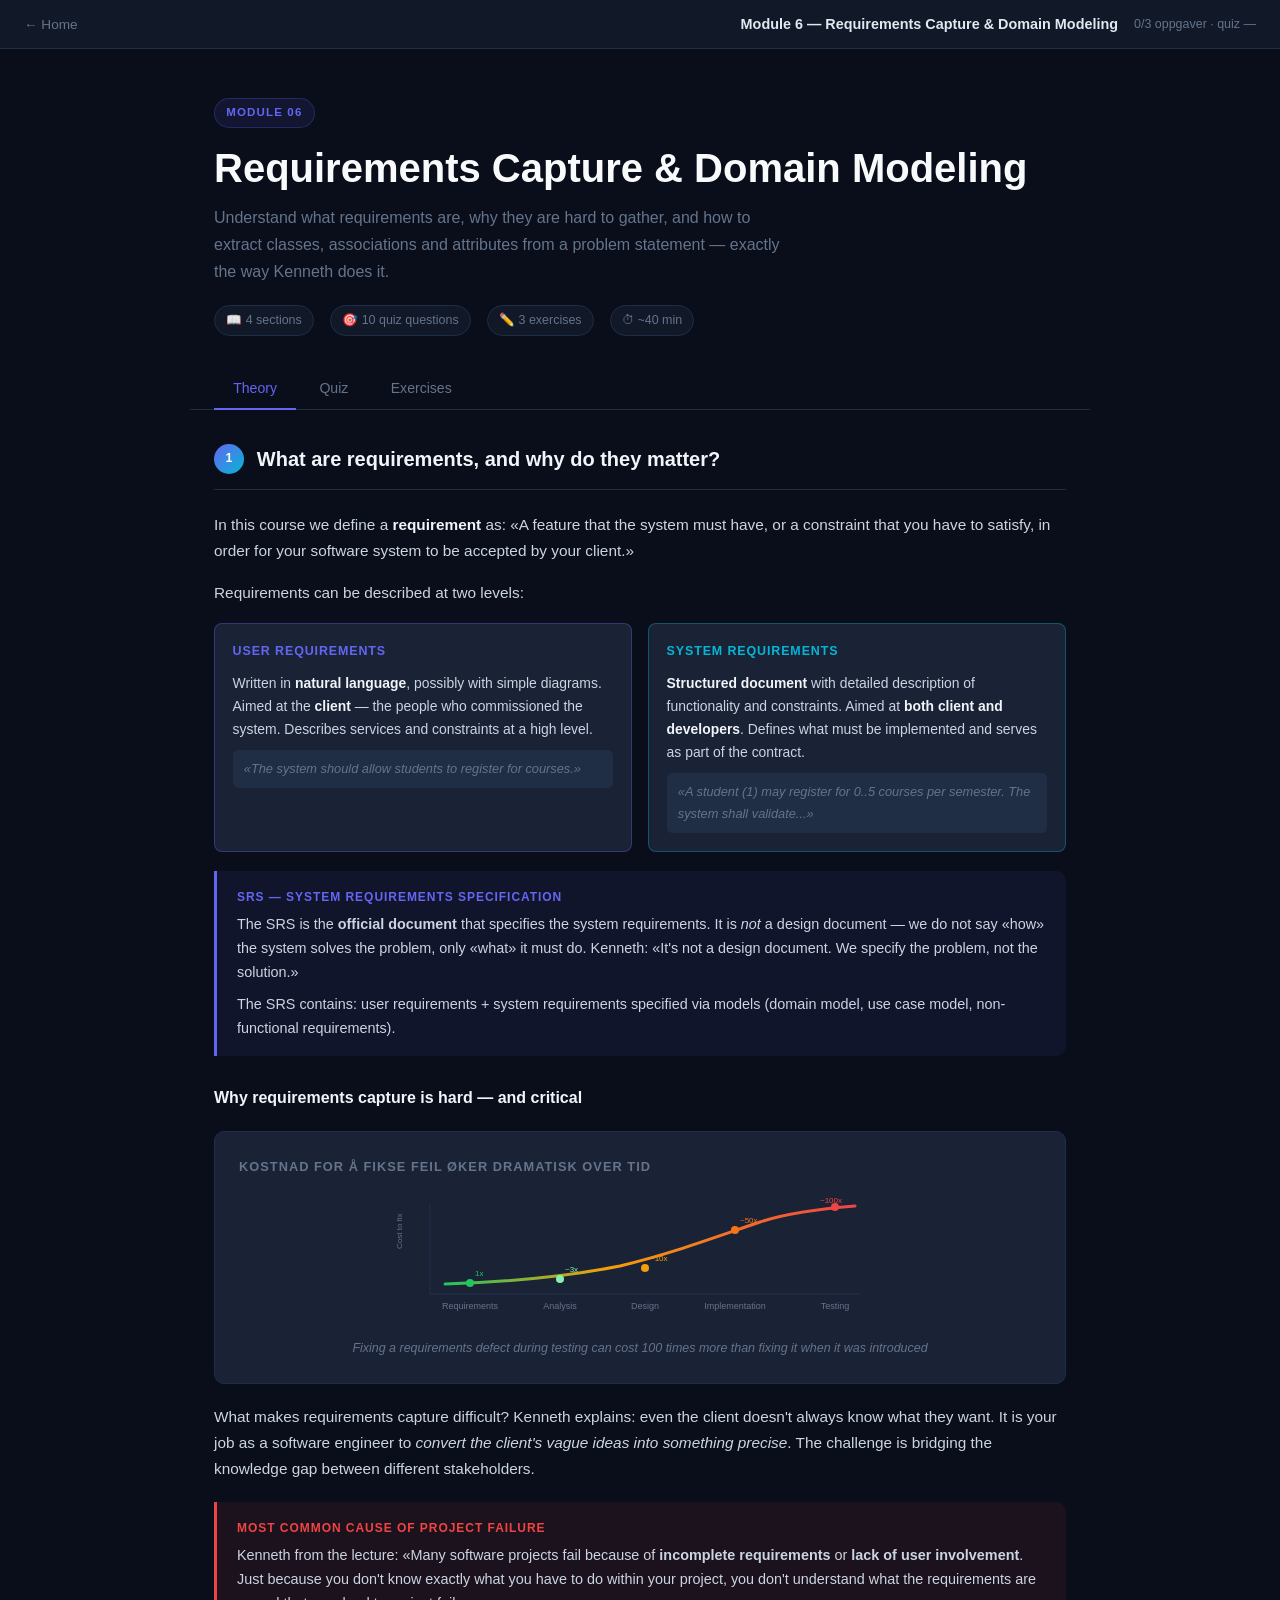
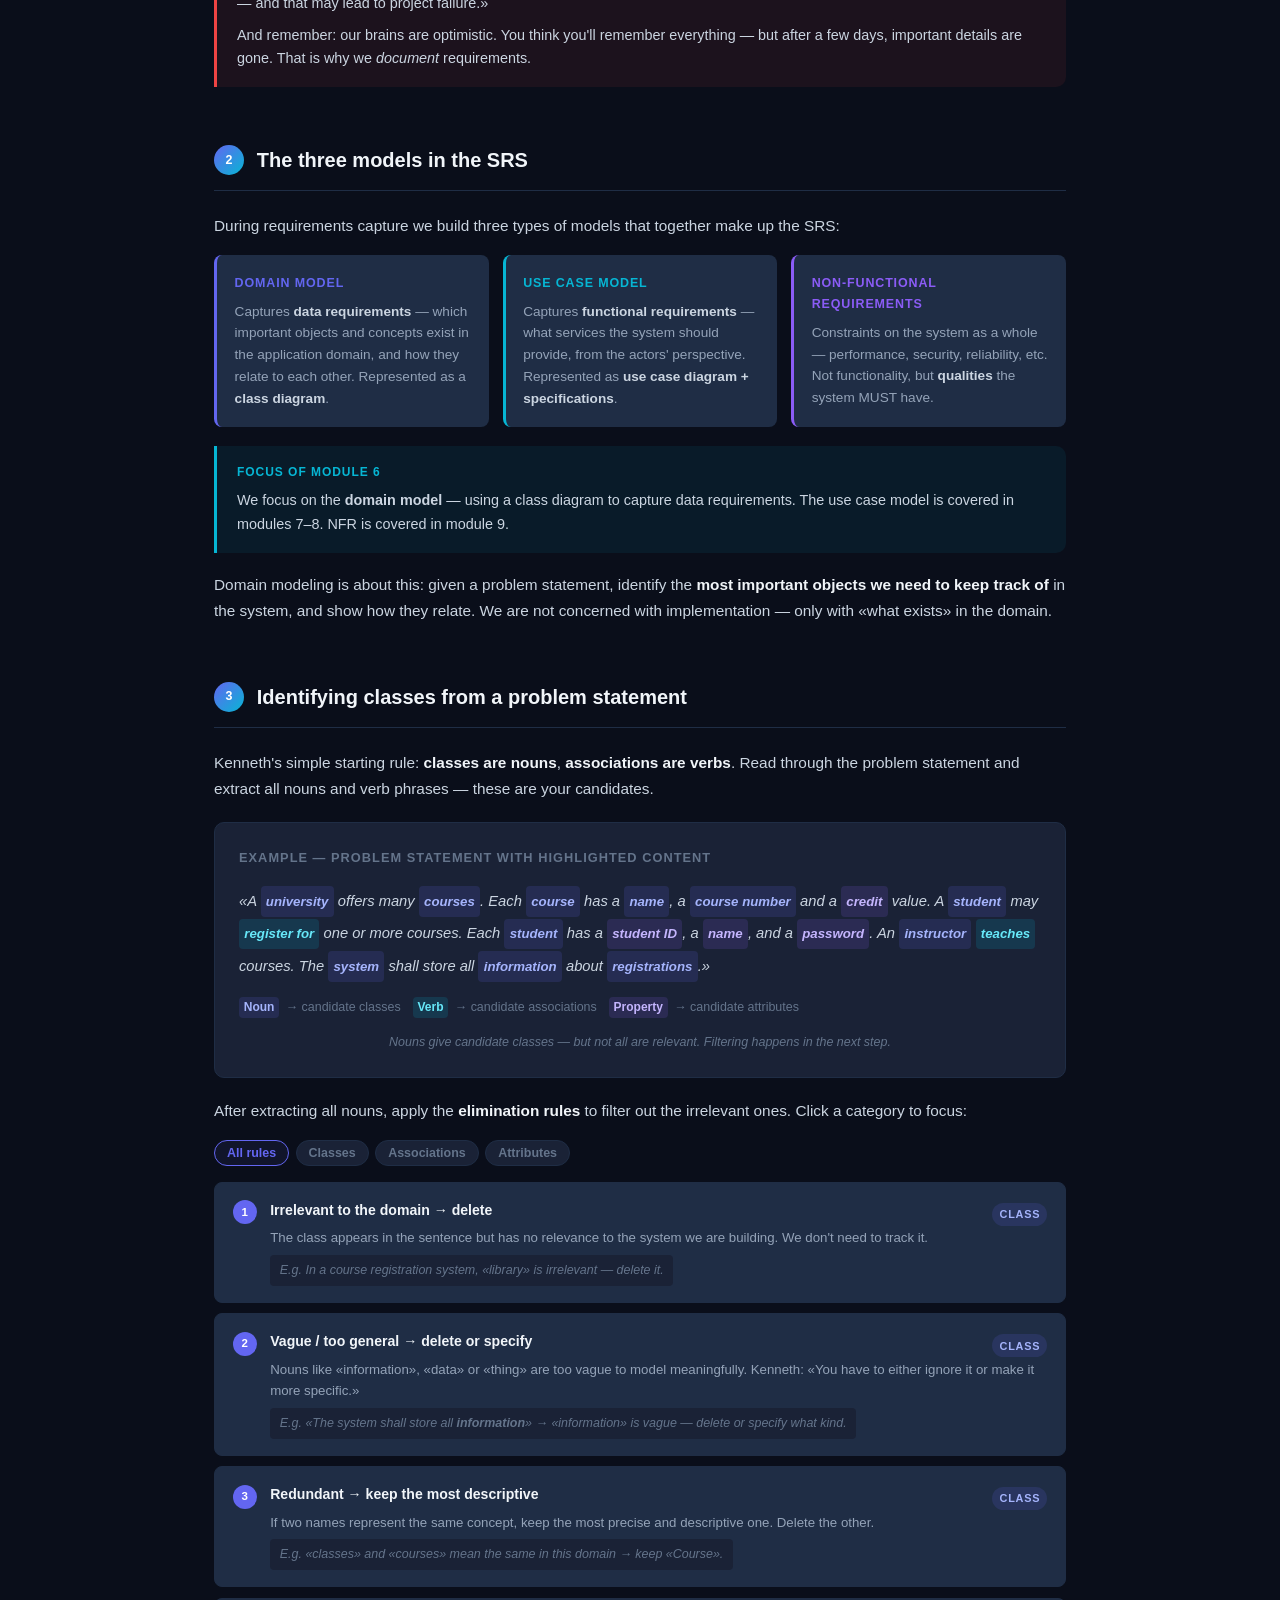
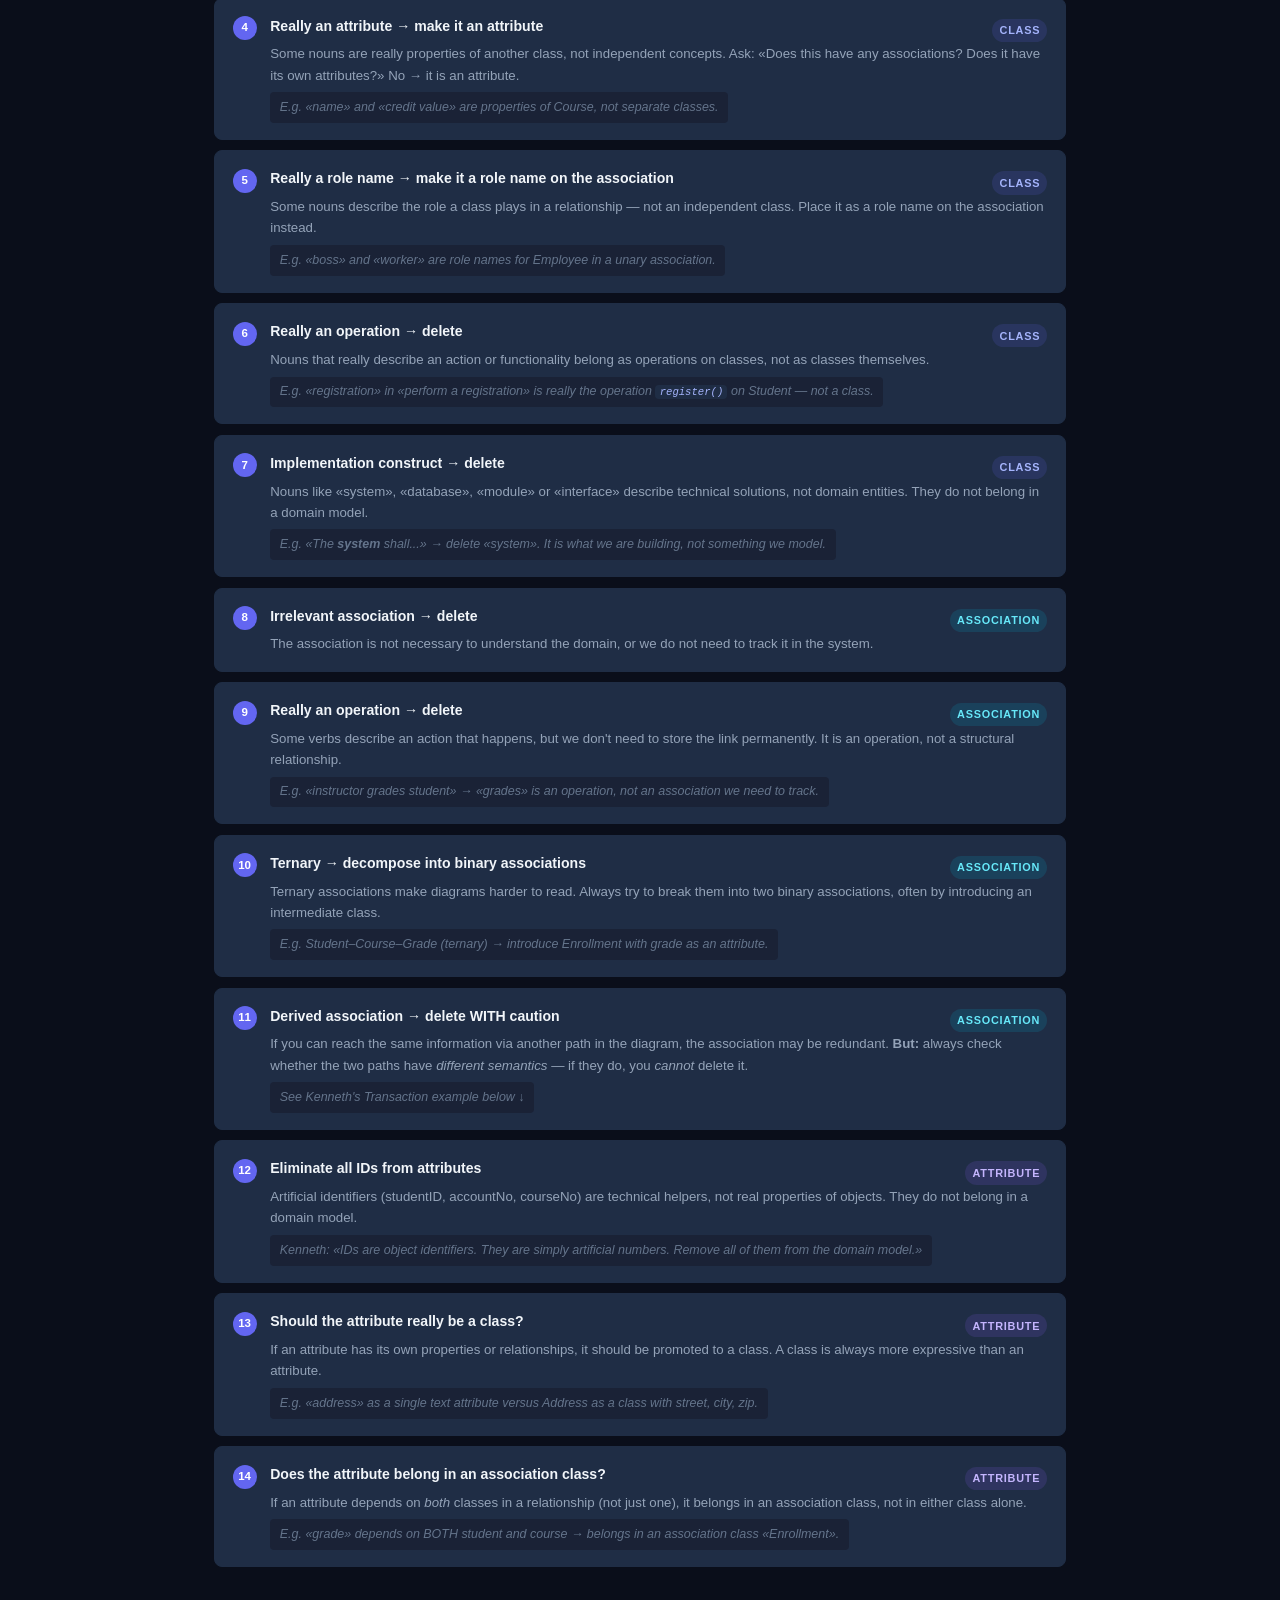
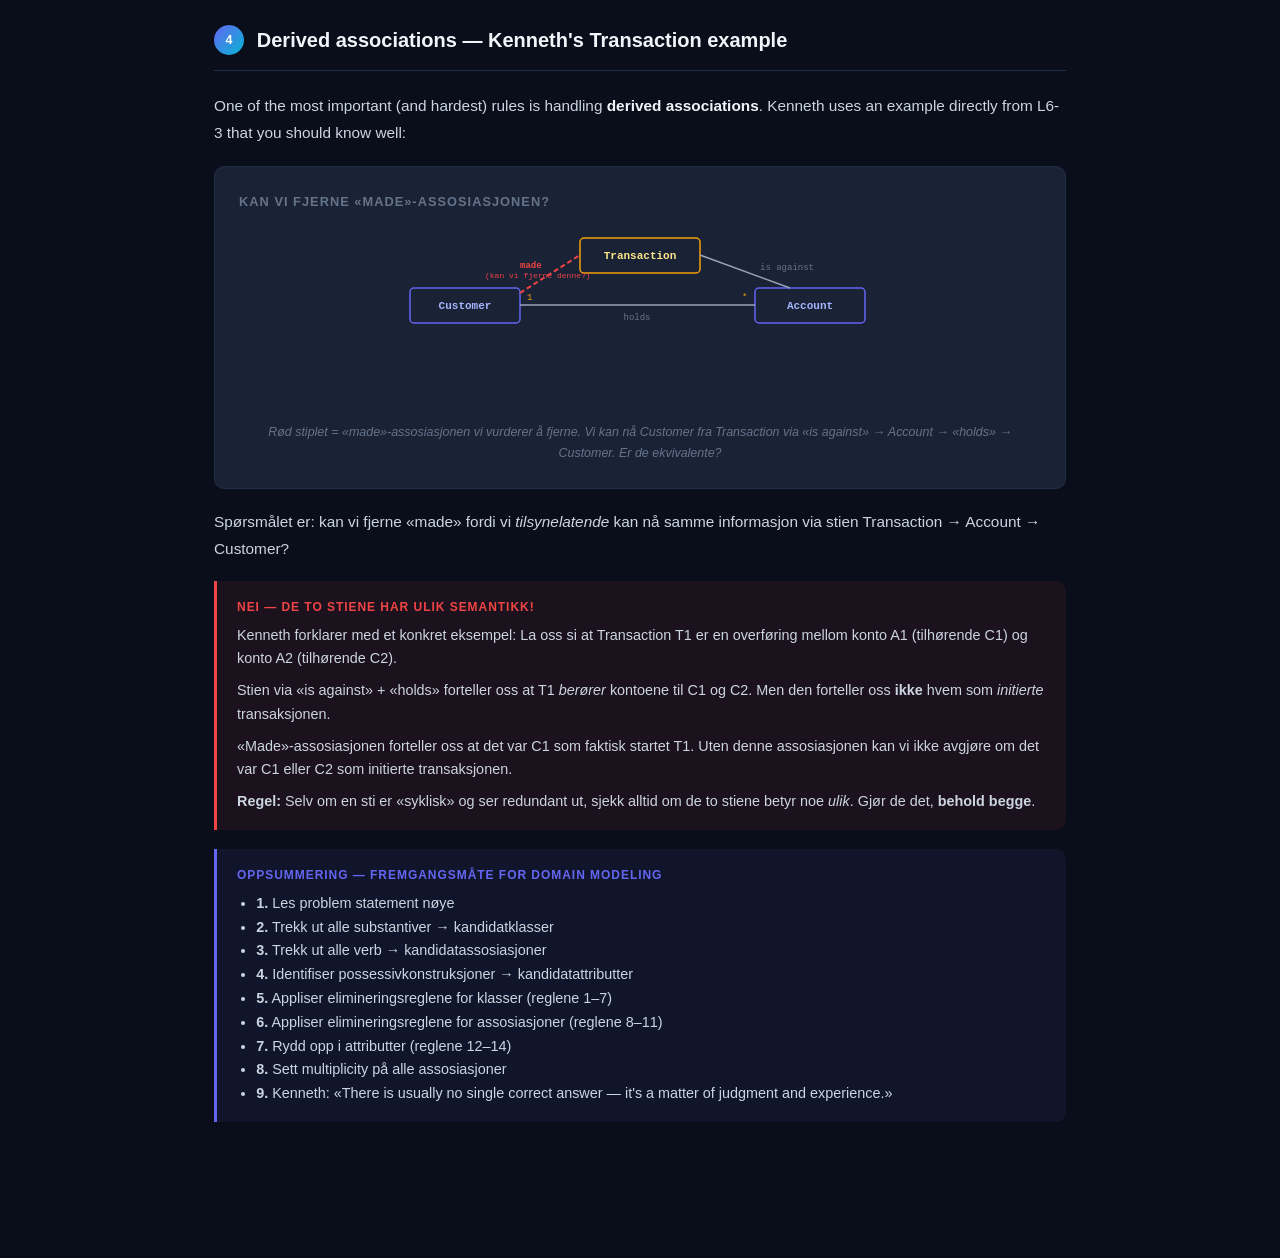
<file: modules/module-06/index.html>
<!DOCTYPE html>
<html lang="en">
<head>
  <meta charset="UTF-8">
  <meta name="viewport" content="width=device-width, initial-scale=1.0">
  <title>Module 6 — Requirements Capture &amp; Domain Modeling</title>
  <style>
    :root {
      --bg:#0a0e1a; --surface:#111827; --surface2:#1a2236; --surface3:#1f2d45;
      --border:#1f2d45; --accent:#6366f1; --accent2:#06b6d4; --accent3:#8b5cf6;
      --text:#e2e8f0; --muted:#64748b; --success:#22c55e; --warn:#f59e0b; --danger:#ef4444;
      --radius:10px;
    }
    *,*::before,*::after{box-sizing:border-box;margin:0;padding:0}
    body{font-family:-apple-system,BlinkMacSystemFont,'Inter',sans-serif;background:var(--bg);color:var(--text);line-height:1.7}
    nav{background:var(--surface);border-bottom:1px solid var(--border);padding:.75rem 1.5rem;display:flex;align-items:center;gap:1rem;position:sticky;top:0;z-index:50}
    .nav-back{font-size:.85rem;color:var(--muted);text-decoration:none;display:flex;align-items:center;gap:.3rem}
    .nav-back:hover{color:var(--text)}
    .nav-title{font-size:.9rem;font-weight:600;color:var(--text);margin-left:auto}
    .nav-prog{font-size:.78rem;color:var(--muted)}
    .hero{padding:3rem 1.5rem 2rem;max-width:900px;margin:0 auto}
    .module-tag{font-size:.72rem;font-weight:700;letter-spacing:.1em;text-transform:uppercase;color:var(--accent);background:rgba(99,102,241,.1);border:1px solid rgba(99,102,241,.25);padding:.25rem .7rem;border-radius:99px;display:inline-block;margin-bottom:1rem}
    .hero h1{font-size:clamp(1.7rem,4vw,2.5rem);font-weight:800;color:#f8fafc;line-height:1.2}
    .hero p{margin-top:.75rem;color:var(--muted);font-size:1rem;max-width:580px}
    .hero-meta{display:flex;gap:1rem;margin-top:1.2rem;flex-wrap:wrap}
    .meta-pill{font-size:.78rem;color:var(--muted);background:var(--surface);border:1px solid var(--border);padding:.25rem .7rem;border-radius:99px}
    .tabs{display:flex;gap:.25rem;border-bottom:1px solid var(--border);padding:0 1.5rem;max-width:900px;margin:0 auto}
    .tab{padding:.75rem 1.2rem;font-size:.88rem;font-weight:500;color:var(--muted);cursor:pointer;border-bottom:2px solid transparent;margin-bottom:-1px;background:none;border-top:none;border-left:none;border-right:none;transition:color .15s,border-color .15s}
    .tab:hover{color:var(--text)}
    .tab.active{color:var(--accent);border-bottom-color:var(--accent)}
    .content{max-width:900px;margin:0 auto;padding:2rem 1.5rem 5rem}
    .panel{display:none}
    .panel.active{display:block}

    .section{margin-bottom:3.5rem}
    .section-header{display:flex;align-items:center;gap:.8rem;margin-bottom:1.4rem;padding-bottom:.8rem;border-bottom:1px solid var(--border)}
    .section-num{width:30px;height:30px;background:linear-gradient(135deg,var(--accent),var(--accent2));border-radius:50%;display:flex;align-items:center;justify-content:center;font-size:.78rem;font-weight:700;color:#fff;flex-shrink:0}
    .section h2{font-size:1.25rem;font-weight:700;color:#f1f5f9}
    .prose{color:#cbd5e1;font-size:.96rem;margin-bottom:1rem}
    .prose strong{color:#f1f5f9}
    ul.prose-list{color:#cbd5e1;font-size:.95rem;margin:.5rem 0 1rem 1.4rem}
    ul.prose-list li{margin-bottom:.45rem}

    .callout{border-radius:0 var(--radius) var(--radius) 0;padding:1rem 1.25rem;margin:1.2rem 0}
    .callout.info{background:rgba(99,102,241,.08);border-left:3px solid var(--accent)}
    .callout.tip{background:rgba(6,182,212,.08);border-left:3px solid var(--accent2)}
    .callout.warn{background:rgba(245,158,11,.08);border-left:3px solid var(--warn)}
    .callout.danger{background:rgba(239,68,68,.08);border-left:3px solid var(--danger)}
    .callout-title{font-size:.75rem;font-weight:700;text-transform:uppercase;letter-spacing:.08em;margin-bottom:.4rem}
    .callout.info .callout-title{color:var(--accent)}
    .callout.tip .callout-title{color:var(--accent2)}
    .callout.warn .callout-title{color:var(--warn)}
    .callout.danger .callout-title{color:var(--danger)}
    .callout p,.callout li{font-size:.9rem;color:#cbd5e1;line-height:1.65}
    .callout ul{margin:.4rem 0 0 1.2rem}

    .fig{background:var(--surface2);border:1px solid var(--border);border-radius:var(--radius);padding:1.5rem;margin:1.25rem 0;overflow-x:auto}
    .fig-caption{font-size:.78rem;color:var(--muted);margin-top:.85rem;text-align:center;font-style:italic}
    .fig-title{font-size:.8rem;font-weight:700;text-transform:uppercase;letter-spacing:.08em;color:var(--muted);margin-bottom:1rem}

    .two-col{display:grid;grid-template-columns:1fr 1fr;gap:1rem;margin:1rem 0}
    @media(max-width:620px){.two-col{grid-template-columns:1fr}}

    /* ELIMINATION RULES */
    .rules-filter{display:flex;gap:.4rem;flex-wrap:wrap;margin-bottom:1rem}
    .rf-btn{padding:.3rem .75rem;border-radius:99px;font-size:.78rem;font-weight:600;cursor:pointer;border:1px solid var(--border);background:var(--surface2);color:var(--muted);transition:all .15s}
    .rf-btn:hover,.rf-btn.active{border-color:var(--accent);color:var(--accent);background:rgba(99,102,241,.08)}
    .rule-card{background:var(--surface3);border:1px solid var(--border);border-radius:8px;padding:1rem 1.1rem;margin-bottom:.65rem;display:flex;gap:.85rem;align-items:flex-start;transition:border-color .15s}
    .rule-card:hover{border-color:rgba(99,102,241,.4)}
    .rule-num{width:24px;height:24px;border-radius:50%;background:var(--accent);display:flex;align-items:center;justify-content:center;font-size:.72rem;font-weight:700;color:#fff;flex-shrink:0;margin-top:.1rem}
    .rule-body{flex:1}
    .rule-title{font-size:.88rem;font-weight:700;color:#f1f5f9;margin-bottom:.3rem}
    .rule-desc{font-size:.83rem;color:#94a3b8;line-height:1.6}
    .rule-example{font-size:.78rem;background:var(--surface2);border-radius:4px;padding:.3rem .6rem;margin-top:.4rem;color:var(--muted);font-style:italic;display:inline-block}
    .rule-tag{font-size:.68rem;font-weight:700;text-transform:uppercase;letter-spacing:.07em;padding:.15rem .45rem;border-radius:99px;flex-shrink:0;margin-top:.15rem}
    .tag-class{background:rgba(99,102,241,.15);color:#a5b4fc}
    .tag-assoc{background:rgba(6,182,212,.15);color:#67e8f9}
    .tag-attr{background:rgba(139,92,246,.15);color:#c4b5fd}

    /* QUIZ */
    .quiz-progress{display:flex;gap:.35rem;margin-bottom:1.75rem;flex-wrap:wrap}
    .qp-dot{width:11px;height:11px;border-radius:50%;background:var(--border);transition:background .2s}
    .qp-dot.correct{background:var(--success)}
    .qp-dot.wrong{background:var(--danger)}
    .q-num{font-size:.72rem;font-weight:700;text-transform:uppercase;letter-spacing:.1em;color:var(--muted);margin-bottom:.5rem}
    .q-text{font-size:1rem;font-weight:600;color:#f1f5f9;margin-bottom:1.25rem;line-height:1.55}
    .q-options{display:flex;flex-direction:column;gap:.5rem}
    .q-opt{background:var(--surface2);border:1px solid var(--border);border-radius:8px;padding:.75rem 1rem;cursor:pointer;font-size:.9rem;color:var(--text);text-align:left;transition:border-color .15s,background .15s}
    .q-opt:hover:not(:disabled){border-color:var(--accent);background:rgba(99,102,241,.08)}
    .q-opt.correct{border-color:var(--success)!important;background:rgba(34,197,94,.1);color:#86efac}
    .q-opt.wrong{border-color:var(--danger)!important;background:rgba(239,68,68,.1);color:#fca5a5}
    .q-explanation{margin-top:.9rem;background:var(--surface3);border-radius:8px;padding:.9rem 1rem;font-size:.87rem;color:#cbd5e1;display:none;line-height:1.65}
    .q-explanation.show{display:block}
    .q-nav{display:flex;gap:.75rem;margin-top:1.25rem;align-items:center;flex-wrap:wrap}
    .q-nav button{padding:.5rem 1.1rem;border-radius:6px;font-size:.85rem;font-weight:500;cursor:pointer;border:1px solid var(--border);background:var(--surface2);color:var(--text);transition:background .15s}
    .q-nav button:hover{background:var(--surface3)}
    .q-nav button.primary{background:var(--accent);border-color:var(--accent);color:#fff}
    .q-nav button.primary:hover{opacity:.88}
    .q-score{font-size:.82rem;color:var(--muted);margin-left:auto}
    .quiz-result{text-align:center;padding:2.5rem}
    .score-big{font-size:3.5rem;font-weight:800;color:var(--accent)}
    .quiz-result p{color:var(--muted);margin-top:.5rem;font-size:.95rem}
    .quiz-result button{margin-top:1.5rem;padding:.6rem 1.6rem;border-radius:6px;background:var(--accent);border:none;color:#fff;font-size:.9rem;font-weight:600;cursor:pointer}

    /* EXERCISES */
    .exercise{background:var(--surface);border:1px solid var(--border);border-radius:var(--radius);margin-bottom:1.25rem;overflow:hidden}
    .ex-header{padding:1rem 1.25rem;display:flex;align-items:flex-start;gap:.75rem;cursor:pointer;user-select:none}
    .ex-header:hover{background:var(--surface2)}
    .ex-num{background:var(--surface3);border-radius:6px;padding:.2rem .55rem;font-size:.75rem;font-weight:700;color:var(--muted);flex-shrink:0;margin-top:.15rem}
    .ex-header h3{font-size:.92rem;font-weight:600;color:#f1f5f9;flex:1;line-height:1.5}
    .ex-toggle{font-size:.75rem;color:var(--muted);flex-shrink:0;margin-top:.15rem}
    .ex-body{padding:1.25rem;border-top:1px solid var(--border);display:none}
    .ex-body p,.ex-body li{font-size:.9rem;color:#cbd5e1;line-height:1.65}
    .ex-body ul,.ex-body ol{margin:.6rem 0 .6rem 1.3rem}
    .ex-body strong{color:#f1f5f9}
    .solution{background:var(--surface2);border-radius:8px;padding:1.1rem;margin-top:1rem;display:none}
    .solution.show{display:block}
    .sol-title{font-size:.78rem;font-weight:700;text-transform:uppercase;letter-spacing:.08em;color:var(--success);margin-bottom:.65rem}
    .solution p,.solution li{font-size:.88rem;color:#cbd5e1;line-height:1.65}
    .solution ul,.solution ol{margin:.5rem 0 .5rem 1.3rem}
    .solution strong{color:#f1f5f9}
    .sol-btn{margin-top:.85rem;padding:.4rem .9rem;border-radius:6px;font-size:.82rem;font-weight:500;background:transparent;border:1px solid var(--border);color:var(--muted);cursor:pointer;transition:color .15s,border-color .15s}
    .sol-btn:hover{border-color:var(--success);color:var(--success)}
    .done-btn{display:inline-block;margin-top:.75rem;padding:.5rem 1.1rem;border-radius:6px;font-size:.85rem;font-weight:500;background:rgba(34,197,94,.08);border:1px solid rgba(34,197,94,.25);color:var(--success);cursor:pointer;transition:background .15s}
    .done-btn:hover{background:rgba(34,197,94,.18)}
    .done-btn.done{background:rgba(34,197,94,.2)}

    code{font-family:'Courier New',monospace;font-size:.85em;background:var(--surface3);padding:.1em .4em;border-radius:4px;color:#a5b4fc}
    .noun-tag{display:inline-block;background:rgba(99,102,241,.15);color:#a5b4fc;border-radius:4px;padding:.05em .4em;font-weight:600;font-size:.9em}
    .verb-tag{display:inline-block;background:rgba(6,182,212,.15);color:#67e8f9;border-radius:4px;padding:.05em .4em;font-weight:600;font-size:.9em}
    .attr-tag{display:inline-block;background:rgba(139,92,246,.15);color:#c4b5fd;border-radius:4px;padding:.05em .4em;font-weight:600;font-size:.9em}
    .strike{text-decoration:line-through;color:var(--muted)!important;opacity:.6}
  </style>
</head>
<body>

<nav>
  <a href="../../index.html" class="nav-back">← Home</a>
  <span class="nav-title">Module 6 — Requirements Capture &amp; Domain Modeling</span>
  <span class="nav-prog" id="nav-prog"></span>
</nav>

<div class="hero">
  <div class="module-tag">Module 06</div>
  <h1>Requirements Capture &amp; Domain Modeling</h1>
  <p>Understand what requirements are, why they are hard to gather, and how to extract classes, associations and attributes from a problem statement — exactly the way Kenneth does it.</p>
  <div class="hero-meta">
    <span class="meta-pill">📖 4 sections</span>
    <span class="meta-pill">🎯 10 quiz questions</span>
    <span class="meta-pill">✏️ 3 exercises</span>
    <span class="meta-pill">⏱ ~40 min</span>
  </div>
</div>

<div class="tabs">
  <button class="tab active" onclick="switchTab('theory',this)">Theory</button>
  <button class="tab" onclick="switchTab('quiz',this)">Quiz</button>
  <button class="tab" onclick="switchTab('exercises',this)">Exercises</button>
</div>

<div class="content">

<!-- ═══════════════════ THEORY ═══════════════════ -->
<div class="panel active" id="panel-theory">

<!-- ─── SECTION 1: What are requirements ─── -->
<div class="section">
  <div class="section-header">
    <div class="section-num">1</div>
    <h2>What are requirements, and why do they matter?</h2>
  </div>

  <p class="prose">In this course we define a <strong>requirement</strong> as: «A feature that the system must have, or a constraint that you have to satisfy, in order for your software system to be accepted by your client.»</p>

  <p class="prose">Requirements can be described at two levels:</p>
  <div class="two-col">
    <div style="background:var(--surface2);border:1px solid rgba(99,102,241,.35);border-radius:8px;padding:1.1rem">
      <div style="font-size:.78rem;font-weight:700;text-transform:uppercase;letter-spacing:.07em;color:var(--accent);margin-bottom:.6rem">User Requirements</div>
      <p style="font-size:.87rem;color:#cbd5e1;line-height:1.65">Written in <strong style="color:#f1f5f9">natural language</strong>, possibly with simple diagrams. Aimed at the <strong style="color:#f1f5f9">client</strong> — the people who commissioned the system. Describes services and constraints at a high level.</p>
      <div style="margin-top:.6rem;font-size:.8rem;background:var(--surface3);border-radius:5px;padding:.5rem .7rem;color:var(--muted);font-style:italic">«The system should allow students to register for courses.»</div>
    </div>
    <div style="background:var(--surface2);border:1px solid rgba(6,182,212,.35);border-radius:8px;padding:1.1rem">
      <div style="font-size:.78rem;font-weight:700;text-transform:uppercase;letter-spacing:.07em;color:var(--accent2);margin-bottom:.6rem">System Requirements</div>
      <p style="font-size:.87rem;color:#cbd5e1;line-height:1.65"><strong style="color:#f1f5f9">Structured document</strong> with detailed description of functionality and constraints. Aimed at <strong style="color:#f1f5f9">both client and developers</strong>. Defines what must be implemented and serves as part of the contract.</p>
      <div style="margin-top:.6rem;font-size:.8rem;background:var(--surface3);border-radius:5px;padding:.5rem .7rem;color:var(--muted);font-style:italic">«A student (1) may register for 0..5 courses per semester. The system shall validate...»</div>
    </div>
  </div>

  <div class="callout info">
    <div class="callout-title">SRS — System Requirements Specification</div>
    <p>The SRS is the <strong>official document</strong> that specifies the system requirements. It is <em>not</em> a design document — we do not say «how» the system solves the problem, only «what» it must do. Kenneth: «It's not a design document. We specify the problem, not the solution.»</p>
    <p style="margin-top:.5rem">The SRS contains: user requirements + system requirements specified via models (domain model, use case model, non-functional requirements).</p>
  </div>

  <h3 style="font-size:1rem;font-weight:700;color:#f1f5f9;margin:1.75rem 0 .75rem">Why requirements capture is hard — and critical</h3>

  <div class="fig">
    <div class="fig-title">Kostnad for å fikse feil øker dramatisk over tid</div>
    <svg width="100%" height="130" viewBox="0 0 500 130" style="display:block;max-width:500px;margin:0 auto">
      <defs>
        <linearGradient id="costGrad" x1="0" x2="1" y1="0" y2="0">
          <stop offset="0%" stop-color="#22c55e"/>
          <stop offset="40%" stop-color="#f59e0b"/>
          <stop offset="100%" stop-color="#ef4444"/>
        </linearGradient>
      </defs>
      <!-- axes -->
      <line x1="40" y1="100" x2="470" y2="100" stroke="#1f2d45" stroke-width="1.5"/>
      <line x1="40" y1="10" x2="40" y2="100" stroke="#1f2d45" stroke-width="1.5"/>
      <!-- cost curve -->
      <path d="M55,90 C120,88 180,82 230,72 C280,60 320,45 370,28 C400,18 440,14 465,12" fill="none" stroke="url(#costGrad)" stroke-width="3" stroke-linecap="round"/>
      <!-- phase labels -->
      <text x="80" y="115" text-anchor="middle" fill="#64748b" font-size="9" font-family="sans-serif">Requirements</text>
      <text x="170" y="115" text-anchor="middle" fill="#64748b" font-size="9" font-family="sans-serif">Analysis</text>
      <text x="255" y="115" text-anchor="middle" fill="#64748b" font-size="9" font-family="sans-serif">Design</text>
      <text x="345" y="115" text-anchor="middle" fill="#64748b" font-size="9" font-family="sans-serif">Implementation</text>
      <text x="445" y="115" text-anchor="middle" fill="#64748b" font-size="9" font-family="sans-serif">Testing</text>
      <!-- dots on curve -->
      <circle cx="80" cy="89" r="4" fill="#22c55e"/>
      <circle cx="170" cy="85" r="4" fill="#86efac"/>
      <circle cx="255" cy="74" r="4" fill="#f59e0b"/>
      <circle cx="345" cy="36" r="4" fill="#f97316"/>
      <circle cx="445" cy="13" r="4" fill="#ef4444"/>
      <!-- cost labels -->
      <text x="85" y="82" fill="#22c55e" font-size="8" font-family="sans-serif">1x</text>
      <text x="175" y="78" fill="#86efac" font-size="8" font-family="sans-serif">~3x</text>
      <text x="260" y="67" fill="#f59e0b" font-size="8" font-family="sans-serif">~10x</text>
      <text x="350" y="29" fill="#f97316" font-size="8" font-family="sans-serif">~50x</text>
      <text x="430" y="9" fill="#ef4444" font-size="8" font-family="sans-serif">~100x</text>
      <!-- Y label -->
      <text x="12" y="55" fill="#64748b" font-size="8" font-family="sans-serif" transform="rotate(-90,12,55)">Cost to fix</text>
    </svg>
    <div class="fig-caption">Fixing a requirements defect during testing can cost 100 times more than fixing it when it was introduced</div>
  </div>

  <p class="prose">What makes requirements capture difficult? Kenneth explains: even the client doesn't always know what they want. It is your job as a software engineer to <em>convert the client's vague ideas into something precise</em>. The challenge is bridging the knowledge gap between different stakeholders.</p>

  <div class="callout danger">
    <div class="callout-title">Most common cause of project failure</div>
    <p>Kenneth from the lecture: «Many software projects fail because of <strong>incomplete requirements</strong> or <strong>lack of user involvement</strong>. Just because you don't know exactly what you have to do within your project, you don't understand what the requirements are — and that may lead to project failure.»</p>
    <p style="margin-top:.5rem">And remember: our brains are optimistic. You think you'll remember everything — but after a few days, important details are gone. That is why we <em>document</em> requirements.</p>
  </div>
</div>

<!-- ─── SECTION 2: Three models in the SRS ─── -->
<div class="section">
  <div class="section-header">
    <div class="section-num">2</div>
    <h2>The three models in the SRS</h2>
  </div>

  <p class="prose">During requirements capture we build three types of models that together make up the SRS:</p>

  <div style="display:grid;grid-template-columns:repeat(auto-fill,minmax(220px,1fr));gap:.85rem;margin:1rem 0">
    <div style="background:var(--surface3);border-radius:8px;padding:1.1rem;border-left:3px solid var(--accent)">
      <div style="font-size:.78rem;font-weight:700;color:var(--accent);margin-bottom:.4rem;text-transform:uppercase;letter-spacing:.07em">Domain Model</div>
      <p style="font-size:.85rem;color:#94a3b8;line-height:1.6">Captures <strong style="color:#cbd5e1">data requirements</strong> — which important objects and concepts exist in the application domain, and how they relate to each other. Represented as a <strong style="color:#cbd5e1">class diagram</strong>.</p>
    </div>
    <div style="background:var(--surface3);border-radius:8px;padding:1.1rem;border-left:3px solid var(--accent2)">
      <div style="font-size:.78rem;font-weight:700;color:var(--accent2);margin-bottom:.4rem;text-transform:uppercase;letter-spacing:.07em">Use Case Model</div>
      <p style="font-size:.85rem;color:#94a3b8;line-height:1.6">Captures <strong style="color:#cbd5e1">functional requirements</strong> — what services the system should provide, from the actors' perspective. Represented as <strong style="color:#cbd5e1">use case diagram + specifications</strong>.</p>
    </div>
    <div style="background:var(--surface3);border-radius:8px;padding:1.1rem;border-left:3px solid var(--accent3)">
      <div style="font-size:.78rem;font-weight:700;color:var(--accent3);margin-bottom:.4rem;text-transform:uppercase;letter-spacing:.07em">Non-Functional Requirements</div>
      <p style="font-size:.85rem;color:#94a3b8;line-height:1.6">Constraints on the system as a whole — performance, security, reliability, etc. Not functionality, but <strong style="color:#cbd5e1">qualities</strong> the system MUST have.</p>
    </div>
  </div>

  <div class="callout tip">
    <div class="callout-title">Focus of Module 6</div>
    <p>We focus on the <strong>domain model</strong> — using a class diagram to capture data requirements. The use case model is covered in modules 7–8. NFR is covered in module 9.</p>
  </div>

  <p class="prose">Domain modeling is about this: given a problem statement, identify the <strong>most important objects we need to keep track of</strong> in the system, and show how they relate. We are not concerned with implementation — only with «what exists» in the domain.</p>
</div>

<!-- ─── SECTION 3: Identifying classes ─── -->
<div class="section">
  <div class="section-header">
    <div class="section-num">3</div>
    <h2>Identifying classes from a problem statement</h2>
  </div>

  <p class="prose">Kenneth's simple starting rule: <strong>classes are nouns</strong>, <strong>associations are verbs</strong>. Read through the problem statement and extract all nouns and verb phrases — these are your candidates.</p>

  <div class="fig">
    <div class="fig-title">Example — problem statement with highlighted content</div>
    <div style="font-size:.92rem;line-height:2.2;color:#cbd5e1;font-style:italic">
      «A <span class="noun-tag">university</span> offers many <span class="noun-tag">courses</span>. Each <span class="noun-tag">course</span> has a <span class="noun-tag">name</span>, a <span class="noun-tag">course number</span> and a <span class="attr-tag">credit</span> value. A <span class="noun-tag">student</span> may <span class="verb-tag">register for</span> one or more courses. Each <span class="noun-tag">student</span> has a <span class="attr-tag">student ID</span>, a <span class="attr-tag">name</span>, and a <span class="attr-tag">password</span>. An <span class="noun-tag">instructor</span> <span class="verb-tag">teaches</span> courses. The <span class="noun-tag">system</span> shall store all <span class="noun-tag">information</span> about <span class="noun-tag">registrations</span>.»
    </div>
    <div style="display:flex;gap:.75rem;flex-wrap:wrap;margin-top:.9rem">
      <div style="display:flex;align-items:center;gap:.4rem;font-size:.78rem;color:var(--muted)"><span class="noun-tag" style="font-size:.75rem">Noun</span> → candidate classes</div>
      <div style="display:flex;align-items:center;gap:.4rem;font-size:.78rem;color:var(--muted)"><span class="verb-tag" style="font-size:.75rem">Verb</span> → candidate associations</div>
      <div style="display:flex;align-items:center;gap:.4rem;font-size:.78rem;color:var(--muted)"><span class="attr-tag" style="font-size:.75rem">Property</span> → candidate attributes</div>
    </div>
    <div class="fig-caption">Nouns give candidate classes — but not all are relevant. Filtering happens in the next step.</div>
  </div>

  <p class="prose">After extracting all nouns, apply the <strong>elimination rules</strong> to filter out the irrelevant ones. Click a category to focus:</p>

  <div class="rules-filter">
    <button class="rf-btn active" onclick="filterRules('all',this)">All rules</button>
    <button class="rf-btn" onclick="filterRules('class',this)">Classes</button>
    <button class="rf-btn" onclick="filterRules('assoc',this)">Associations</button>
    <button class="rf-btn" onclick="filterRules('attr',this)">Attributes</button>
  </div>

  <div id="rules-list">
    <div class="rule-card" data-type="class">
      <div class="rule-num">1</div>
      <div class="rule-body">
        <div style="display:flex;justify-content:space-between;align-items:center">
          <div class="rule-title">Irrelevant to the domain → delete</div>
          <span class="rule-tag tag-class">Class</span>
        </div>
        <div class="rule-desc">The class appears in the sentence but has no relevance to the system we are building. We don't need to track it.</div>
        <div class="rule-example">E.g. In a course registration system, «library» is irrelevant — delete it.</div>
      </div>
    </div>
    <div class="rule-card" data-type="class">
      <div class="rule-num">2</div>
      <div class="rule-body">
        <div style="display:flex;justify-content:space-between;align-items:center">
          <div class="rule-title">Vague / too general → delete or specify</div>
          <span class="rule-tag tag-class">Class</span>
        </div>
        <div class="rule-desc">Nouns like «information», «data» or «thing» are too vague to model meaningfully. Kenneth: «You have to either ignore it or make it more specific.»</div>
        <div class="rule-example">E.g. «The system shall store all <strong>information</strong>» → «information» is vague — delete or specify what kind.</div>
      </div>
    </div>
    <div class="rule-card" data-type="class">
      <div class="rule-num">3</div>
      <div class="rule-body">
        <div style="display:flex;justify-content:space-between;align-items:center">
          <div class="rule-title">Redundant → keep the most descriptive</div>
          <span class="rule-tag tag-class">Class</span>
        </div>
        <div class="rule-desc">If two names represent the same concept, keep the most precise and descriptive one. Delete the other.</div>
        <div class="rule-example">E.g. «classes» and «courses» mean the same in this domain → keep «Course».</div>
      </div>
    </div>
    <div class="rule-card" data-type="class">
      <div class="rule-num">4</div>
      <div class="rule-body">
        <div style="display:flex;justify-content:space-between;align-items:center">
          <div class="rule-title">Really an attribute → make it an attribute</div>
          <span class="rule-tag tag-class">Class</span>
        </div>
        <div class="rule-desc">Some nouns are really properties of another class, not independent concepts. Ask: «Does this have any associations? Does it have its own attributes?» No → it is an attribute.</div>
        <div class="rule-example">E.g. «name» and «credit value» are properties of Course, not separate classes.</div>
      </div>
    </div>
    <div class="rule-card" data-type="class">
      <div class="rule-num">5</div>
      <div class="rule-body">
        <div style="display:flex;justify-content:space-between;align-items:center">
          <div class="rule-title">Really a role name → make it a role name on the association</div>
          <span class="rule-tag tag-class">Class</span>
        </div>
        <div class="rule-desc">Some nouns describe the role a class plays in a relationship — not an independent class. Place it as a role name on the association instead.</div>
        <div class="rule-example">E.g. «boss» and «worker» are role names for Employee in a unary association.</div>
      </div>
    </div>
    <div class="rule-card" data-type="class">
      <div class="rule-num">6</div>
      <div class="rule-body">
        <div style="display:flex;justify-content:space-between;align-items:center">
          <div class="rule-title">Really an operation → delete</div>
          <span class="rule-tag tag-class">Class</span>
        </div>
        <div class="rule-desc">Nouns that really describe an action or functionality belong as operations on classes, not as classes themselves.</div>
        <div class="rule-example">E.g. «registration» in «perform a registration» is really the operation <code>register()</code> on Student — not a class.</div>
      </div>
    </div>
    <div class="rule-card" data-type="class">
      <div class="rule-num">7</div>
      <div class="rule-body">
        <div style="display:flex;justify-content:space-between;align-items:center">
          <div class="rule-title">Implementation construct → delete</div>
          <span class="rule-tag tag-class">Class</span>
        </div>
        <div class="rule-desc">Nouns like «system», «database», «module» or «interface» describe technical solutions, not domain entities. They do not belong in a domain model.</div>
        <div class="rule-example">E.g. «The <strong>system</strong> shall...» → delete «system». It is what we are building, not something we model.</div>
      </div>
    </div>
    <div class="rule-card" data-type="assoc">
      <div class="rule-num">8</div>
      <div class="rule-body">
        <div style="display:flex;justify-content:space-between;align-items:center">
          <div class="rule-title">Irrelevant association → delete</div>
          <span class="rule-tag tag-assoc">Association</span>
        </div>
        <div class="rule-desc">The association is not necessary to understand the domain, or we do not need to track it in the system.</div>
      </div>
    </div>
    <div class="rule-card" data-type="assoc">
      <div class="rule-num">9</div>
      <div class="rule-body">
        <div style="display:flex;justify-content:space-between;align-items:center">
          <div class="rule-title">Really an operation → delete</div>
          <span class="rule-tag tag-assoc">Association</span>
        </div>
        <div class="rule-desc">Some verbs describe an action that happens, but we don't need to store the link permanently. It is an operation, not a structural relationship.</div>
        <div class="rule-example">E.g. «instructor grades student» → «grades» is an operation, not an association we need to track.</div>
      </div>
    </div>
    <div class="rule-card" data-type="assoc">
      <div class="rule-num">10</div>
      <div class="rule-body">
        <div style="display:flex;justify-content:space-between;align-items:center">
          <div class="rule-title">Ternary → decompose into binary associations</div>
          <span class="rule-tag tag-assoc">Association</span>
        </div>
        <div class="rule-desc">Ternary associations make diagrams harder to read. Always try to break them into two binary associations, often by introducing an intermediate class.</div>
        <div class="rule-example">E.g. Student–Course–Grade (ternary) → introduce Enrollment with grade as an attribute.</div>
      </div>
    </div>
    <div class="rule-card" data-type="assoc">
      <div class="rule-num">11</div>
      <div class="rule-body">
        <div style="display:flex;justify-content:space-between;align-items:center">
          <div class="rule-title">Derived association → delete WITH caution</div>
          <span class="rule-tag tag-assoc">Association</span>
        </div>
        <div class="rule-desc">If you can reach the same information via another path in the diagram, the association may be redundant. <strong>But:</strong> always check whether the two paths have <em>different semantics</em> — if they do, you <em>cannot</em> delete it.</div>
        <div class="rule-example">See Kenneth's Transaction example below ↓</div>
      </div>
    </div>
    <div class="rule-card" data-type="attr">
      <div class="rule-num">12</div>
      <div class="rule-body">
        <div style="display:flex;justify-content:space-between;align-items:center">
          <div class="rule-title">Eliminate all IDs from attributes</div>
          <span class="rule-tag tag-attr">Attribute</span>
        </div>
        <div class="rule-desc">Artificial identifiers (studentID, accountNo, courseNo) are technical helpers, not real properties of objects. They do not belong in a domain model.</div>
        <div class="rule-example">Kenneth: «IDs are object identifiers. They are simply artificial numbers. Remove all of them from the domain model.»</div>
      </div>
    </div>
    <div class="rule-card" data-type="attr">
      <div class="rule-num">13</div>
      <div class="rule-body">
        <div style="display:flex;justify-content:space-between;align-items:center">
          <div class="rule-title">Should the attribute really be a class?</div>
          <span class="rule-tag tag-attr">Attribute</span>
        </div>
        <div class="rule-desc">If an attribute has its own properties or relationships, it should be promoted to a class. A class is always more expressive than an attribute.</div>
        <div class="rule-example">E.g. «address» as a single text attribute versus Address as a class with street, city, zip.</div>
      </div>
    </div>
    <div class="rule-card" data-type="attr">
      <div class="rule-num">14</div>
      <div class="rule-body">
        <div style="display:flex;justify-content:space-between;align-items:center">
          <div class="rule-title">Does the attribute belong in an association class?</div>
          <span class="rule-tag tag-attr">Attribute</span>
        </div>
        <div class="rule-desc">If an attribute depends on <em>both</em> classes in a relationship (not just one), it belongs in an association class, not in either class alone.</div>
        <div class="rule-example">E.g. «grade» depends on BOTH student and course → belongs in an association class «Enrollment».</div>
      </div>
    </div>
  </div>
</div>

<!-- ─── SECTION 4: Kenneth's Transaction example ─── -->
<div class="section">
  <div class="section-header">
    <div class="section-num">4</div>
    <h2>Derived associations — Kenneth's Transaction example</h2>
  </div>

  <p class="prose">One of the most important (and hardest) rules is handling <strong>derived associations</strong>. Kenneth uses an example directly from L6-3 that you should know well:</p>

  <div class="fig">
    <div class="fig-title">Kan vi fjerne «made»-assosiasjonen?</div>
    <svg width="100%" height="180" viewBox="0 0 480 180" style="display:block;max-width:480px;margin:0 auto;font-family:monospace">
      <!-- Customer -->
      <rect x="10" y="60" width="110" height="35" rx="4" fill="#1a2236" stroke="#6366f1" stroke-width="1.5"/>
      <text x="65" y="81" text-anchor="middle" fill="#a5b4fc" font-size="11" font-weight="bold">Customer</text>
      <!-- Transaction -->
      <rect x="180" y="10" width="120" height="35" rx="4" fill="#1a2236" stroke="#f59e0b" stroke-width="1.5"/>
      <text x="240" y="31" text-anchor="middle" fill="#fde68a" font-size="11" font-weight="bold">Transaction</text>
      <!-- Account -->
      <rect x="355" y="60" width="110" height="35" rx="4" fill="#1a2236" stroke="#6366f1" stroke-width="1.5"/>
      <text x="410" y="81" text-anchor="middle" fill="#a5b4fc" font-size="11" font-weight="bold">Account</text>
      <!-- Customer — holds — Account -->
      <line x1="120" y1="77" x2="355" y2="77" stroke="#94a3b8" stroke-width="1.5"/>
      <text x="237" y="92" text-anchor="middle" fill="#64748b" font-size="9">holds</text>
      <text x="127" y="72" fill="#f59e0b" font-size="9">1</text>
      <text x="342" y="72" fill="#f59e0b" font-size="9">*</text>
      <!-- Transaction — is against — Account -->
      <line x1="300" y1="27" x2="390" y2="60" stroke="#94a3b8" stroke-width="1.5"/>
      <text x="360" y="42" fill="#64748b" font-size="9">is against</text>
      <!-- Customer — made — Transaction (the "derived" path) -->
      <line x1="120" y1="65" x2="180" y2="27" stroke="#ef4444" stroke-width="2" stroke-dasharray="5,3"/>
      <text x="120" y="40" fill="#ef4444" font-size="9" font-weight="bold">made</text>
      <text x="85" y="50" fill="#ef4444" font-size="8">(kan vi fjerne denne?)</text>
    </svg>
    <div class="fig-caption">Rød stiplet = «made»-assosiasjonen vi vurderer å fjerne. Vi kan nå Customer fra Transaction via «is against» → Account → «holds» → Customer. Er de ekvivalente?</div>
  </div>

  <p class="prose">Spørsmålet er: kan vi fjerne «made» fordi vi <em>tilsynelatende</em> kan nå samme informasjon via stien Transaction → Account → Customer?</p>

  <div class="callout danger">
    <div class="callout-title">Nei — de to stiene har ulik semantikk!</div>
    <p>Kenneth forklarer med et konkret eksempel: La oss si at Transaction T1 er en overføring mellom konto A1 (tilhørende C1) og konto A2 (tilhørende C2).</p>
    <p style="margin-top:.5rem">Stien via «is against» + «holds» forteller oss at T1 <em>berører</em> kontoene til C1 og C2. Men den forteller oss <strong>ikke</strong> hvem som <em>initierte</em> transaksjonen.</p>
    <p style="margin-top:.5rem">«Made»-assosiasjonen forteller oss at det var C1 som faktisk startet T1. Uten denne assosiasjonen kan vi ikke avgjøre om det var C1 eller C2 som initierte transaksjonen.</p>
    <p style="margin-top:.5rem"><strong>Regel:</strong> Selv om en sti er «syklisk» og ser redundant ut, sjekk alltid om de to stiene betyr noe <em>ulik</em>. Gjør de det, <strong>behold begge</strong>.</p>
  </div>

  <div class="callout info">
    <div class="callout-title">Oppsummering — fremgangsmåte for domain modeling</div>
    <ul>
      <li><strong>1.</strong> Les problem statement nøye</li>
      <li><strong>2.</strong> Trekk ut alle substantiver → kandidatklasser</li>
      <li><strong>3.</strong> Trekk ut alle verb → kandidatassosiasjoner</li>
      <li><strong>4.</strong> Identifiser possessivkonstruksjoner → kandidatattributter</li>
      <li><strong>5.</strong> Appliser elimineringsreglene for klasser (reglene 1–7)</li>
      <li><strong>6.</strong> Appliser elimineringsreglene for assosiasjoner (reglene 8–11)</li>
      <li><strong>7.</strong> Rydd opp i attributter (reglene 12–14)</li>
      <li><strong>8.</strong> Sett multiplicity på alle assosiasjoner</li>
      <li><strong>9.</strong> Kenneth: «There is usually no single correct answer — it's a matter of judgment and experience.»</li>
    </ul>
  </div>
</div>

</div><!-- /panel-theory -->

<!-- ═══════════════════ QUIZ ═══════════════════ -->
<div class="panel" id="panel-quiz">
  <div class="quiz-progress" id="quiz-dots"></div>
  <div id="quiz-container"></div>
</div>

<!-- ═══════════════════ EXERCISES ═══════════════════ -->
<div class="panel" id="panel-exercises">

  <div class="exercise">
    <div class="ex-header" onclick="toggleEx(this)">
      <span class="ex-num">Ex 1</span>
      <h3>Identifiser og filtrer klasser fra en problem statement</h3>
      <span class="ex-toggle">▾</span>
    </div>
    <div class="ex-body">
      <p><strong>Problem statement:</strong></p>
      <p style="background:var(--surface3);border-radius:6px;padding:.85rem;margin:.75rem 0;font-style:italic;color:#a5b4fc">«A university wants to build a registration system. The system should allow students to register for courses. Each student has a student ID, a name, an email address, and a password. Each course has a course number, a name, a credit value, and a description. An instructor teaches courses. The system should store information about all student registrations. Each registration has a date and a grade (assigned after the course ends).»</p>
      <p><strong>Spørsmål:</strong></p>
      <ol>
        <li>List opp alle kandidatklasser (substantiver) fra teksten.</li>
        <li>Hvilke elimineres, og hvilken regel brukes? Begrunn hvert valg.</li>
        <li>Hvilke attributter bør fjernes, og hvorfor?</li>
      </ol>
      <button class="sol-btn" onclick="toggleSol(this)">Show solution</button>
      <div class="solution">
        <div class="sol-title">Løsning</div>
        <p><strong>Kandidatklasser (substantiver):</strong> university, system, student, course, instructor, registration, student ID, name, email address, password, course number, credit value, description, date, grade, information</p>
        <p style="margin-top:.65rem"><strong>Eliminering:</strong></p>
        <ul>
          <li><strong>university</strong> — regel 1 (irrelevant for domenet: vi bygger et system FOR universitetet, men universitetet selv er ikke noe vi modellerer her) → slett</li>
          <li><strong>system</strong> — regel 7 (implementasjonskonstrukt: det er det vi bygger) → slett</li>
          <li><strong>information</strong> — regel 2 (vag) → slett</li>
          <li><strong>student ID, name, email, password, course number, credit, description</strong> — regel 4 (egentlig attributter på Student/Course) → gjør til attributter</li>
          <li><strong>date, grade</strong> — tilhører assosiasjonen mellom Student og Course (avhenger av begge) → regel 14 (association class «Registration»)</li>
        </ul>
        <p style="margin-top:.65rem"><strong>Klasser som beholdes:</strong> Student, Course, Instructor, Registration</p>
        <p style="margin-top:.65rem"><strong>Fjern fra attributter:</strong> studentID og courseNumber (regel 12 — IDs er kunstige identifikatorer)</p>
      </div>
      <button class="done-btn" onclick="markDone(this,'ex1')">✓ Mark as done</button>
    </div>
  </div>

  <div class="exercise">
    <div class="ex-header" onclick="toggleEx(this)">
      <span class="ex-num">Ex 2</span>
      <h3>Evaluér assosiasjoner — hvilke beholdes?</h3>
      <span class="ex-toggle">▾</span>
    </div>
    <div class="ex-body">
      <p>Du har identifisert disse kandidatassosiasjonene fra problem statement i Ex 1:</p>
      <ol>
        <li>university <em>employs</em> instructor</li>
        <li>student <em>registers for</em> course</li>
        <li>instructor <em>teaches</em> course</li>
        <li>student <em>pays</em> fee</li>
        <li>student <em>has</em> name</li>
        <li>system <em>stores</em> registration</li>
        <li>student <em>receives</em> grade (via course)</li>
      </ol>
      <p style="margin-top:.5rem">Hvilke beholdes, hvilke slettes, og hvilken regel begrunner avgjørelsen?</p>
      <button class="sol-btn" onclick="toggleSol(this)">Show solution</button>
      <div class="solution">
        <div class="sol-title">Løsning</div>
        <ul>
          <li><strong>university employs instructor</strong> — «university» ble allerede fjernet som klasse. Slett assosiasjonen.</li>
          <li><strong>student registers for course</strong> ✓ — Behold. Kjerneassosiasjonen i systemet. Legg til association class «Registration».</li>
          <li><strong>instructor teaches course</strong> ✓ — Behold. Relevant for domenet.</li>
          <li><strong>student pays fee</strong> — Regel 8 (irrelevant for dette domenet — betalingssystem er ikke i scope). Slett.</li>
          <li><strong>student has name</strong> — Regel 9 / Regel 4: «name» er et attributt på Student, ikke en klasse. Slett assosiasjonen.</li>
          <li><strong>system stores registration</strong> — Regel 7: «system» er et implementasjonskonstrukt. Slett.</li>
          <li><strong>student receives grade</strong> — Grade tilhører assosiasjonen (Registration), ikke en separat assosiasjon. Håndteres via association class.</li>
        </ul>
        <p style="margin-top:.5rem"><strong>Beholder:</strong> Student <em>registers for</em> Course (med Registration), Instructor <em>teaches</em> Course.</p>
      </div>
      <button class="done-btn" onclick="markDone(this,'ex2')">✓ Mark as done</button>
    </div>
  </div>

  <div class="exercise">
    <div class="ex-header" onclick="toggleEx(this)">
      <span class="ex-num">Ex 3</span>
      <h3>Avledet assosiasjon — kan vi fjerne den?</h3>
      <span class="ex-toggle">▾</span>
    </div>
    <div class="ex-body">
      <p>Du har dette class diagram (forenklet):</p>
      <div style="font-family:monospace;font-size:.85rem;background:var(--surface3);border-radius:6px;padding:1rem;margin:.75rem 0;color:#94a3b8;line-height:2">
        Student <span style="color:#f59e0b">1</span> ——<em>registers for</em>—— <span style="color:#f59e0b">*</span> Course<br>
        Course <span style="color:#f59e0b">*</span> ——<em>taught by</em>—— <span style="color:#f59e0b">1</span> Instructor<br>
        Student <span style="color:#ef4444">?? ——<em>advised by</em>——</span> Instructor
      </div>
      <p>Spørsmål: kan vi fjerne «advised by»-assosiasjonen (rød) fordi vi kan nå Instructor fra Student via stien Student → Course → Instructor?</p>
      <button class="sol-btn" onclick="toggleSol(this)">Show solution</button>
      <div class="solution">
        <div class="sol-title">Løsning</div>
        <p><strong>Nei, vi kan ikke fjerne «advised by» uten videre.</strong></p>
        <p style="margin-top:.5rem">Stien Student → Course → Instructor forteller oss hvilke instructors som underviser i kursene studenten tar. Men «advised by» betyr at studenten har en <em>faglig veileder</em> — noe som er en direkte, personlig relasjon uavhengig av hvilke kurs studenten tar.</p>
        <p style="margin-top:.5rem">De to stiene har <strong>ulik semantikk</strong>: den ene sier «instruktøren underivser i kurs jeg tar», den andre sier «denne personen er min personlige veileder». Kenneth: «If the two paths have two different meanings, you cannot remove the redundant path.»</p>
        <p style="margin-top:.5rem"><strong>Behold «advised by».</strong> Begge assosiasjonene er nødvendige.</p>
      </div>
      <button class="done-btn" onclick="markDone(this,'ex3')">✓ Mark as done</button>
    </div>
  </div>

</div><!-- /panel-exercises -->
</div><!-- /content -->

<script>
const MOD_ID='mod06',KEY='se-progress-v1';
function getP(){try{return JSON.parse(localStorage.getItem(KEY))||{};}catch{return{};}}
function saveP(d){const p=getP();p[MOD_ID]={...(p[MOD_ID]||{}),...d,updatedAt:Date.now()};localStorage.setItem(KEY,JSON.stringify(p));}
function getModP(){return getP()[MOD_ID]||{};}

function switchTab(name,btn){
  document.querySelectorAll('.panel').forEach(p=>p.classList.remove('active'));
  document.querySelectorAll('.tab').forEach(t=>t.classList.remove('active'));
  document.getElementById('panel-'+name).classList.add('active');
  btn.classList.add('active');
  if(name==='quiz')renderQuiz();
}

function filterRules(type,btn){
  document.querySelectorAll('.rf-btn').forEach(b=>b.classList.remove('active'));
  btn.classList.add('active');
  document.querySelectorAll('.rule-card').forEach(card=>{
    card.style.display=(type==='all'||card.dataset.type===type)?'flex':'none';
  });
}

function toggleEx(header){
  const body=header.nextElementSibling;
  const arrow=header.querySelector('.ex-toggle');
  const open=body.style.display!=='none';
  body.style.display=open?'none':'block';
  arrow.textContent=open?'▾':'▴';
}
function toggleSol(btn){
  const sol=btn.nextElementSibling;
  const show=sol.classList.toggle('show');
  btn.textContent=show?'Hide solution':'Show solution';
}
function markDone(btn,id){
  btn.classList.toggle('done');
  const done=btn.classList.contains('done');
  btn.textContent=done?'✓ Done!':'✓ Mark as done';
  const p=getModP();
  const s=new Set(p.doneExercises||[]);
  done?s.add(id):s.delete(id);
  saveP({doneExercises:[...s]});
  updateNav();
}

const QUESTIONS=[
  {q:'Hva er en "user requirement" i motsetning til et "system requirement"?',opts:['User requirements er tekniske spesifikasjoner for utviklerne; system requirements er for klienten','User requirements er i naturlig språk for klienten; system requirements er strukturert for alle stakeholders','User requirements er alltid mer detaljerte og presise enn system requirements','De er synonymer og kan brukes om hverandre i kravinnsamlingsprosessen'],correct:1,exp:'Kenneth fra forelesningen: User requirements er «specified in natural language, possibly with diagrams, mainly written for our clients.» System requirements er et «structured document setting out detailed description of the system functionalities» som gjelder for «different stakeholders, for example, your clients and also developers.»'},
  {q:'Hva er SRS, og hva er det IKKE?',opts:['Et offisielt dokument som spesifiserer hva systemet skal gjøre — men ikke et designdokument','En systemdesignspesifikasjon som beskriver arkitektur og teknisk implementasjon','En testplan som definerer akseptansekriterier og testcaser for alle krav','Kildekoden til systemet, annotert med kravbeskrivelser og design-begrunnelser'],correct:0,exp:'Kenneth er tydelig: «SRS documents the system requirements and is an official statement of what is required of the software system. Notice that it\'s NOT a design document. We specify the problem, not the solution.» SRS sier «hva», ikke «hvordan».'},
  {q:'Hvilken ordklasse er potensielle klasser i en problem statement?',opts:['Verbfraser og verb — de representerer handlinger som skjer i domenet','Adjektiver og adverb — de beskriver egenskaper og kjennetegn på domeneobjektene','Substantiver og substantivfraser — de representerer potensielle klasser og objekter','Preposisjonsfraser — de indikerer relasjoner mellom objektene i domenet'],correct:2,exp:'Kenneth fra L6-2: «Classes usually appear as nouns and noun phrases. So the first thing you should do when you see the problem statement is to extract all the nouns and noun phrases — they are the potential classes.» Verb/verbfraser gir potensielle assosiasjoner.'},
  {q:'I problem statement: «The system shall store all student information.» Hvilken elimineringsregel gjelder for «system» og «information»?',opts:['«System» er vag og trenger presisering; «information» er en implementasjonskonstrukt','Begge er redundante fordi det finnes andre synonyme begreper i problem statement','«System» er en implementasjonskonstrukt — slett. «Information» er vag — slett eller spesifiser.','«System» er en potensielt klasse; «information» er et attributt for klassen Student'],correct:2,exp:'Kenneth: «system» er implementasjonskonstrukt — det er systemet vi bygger, vi modellerer det ikke. «information» er vag — du vet ikke hva slags informasjon. Begge elimineres.'},
  {q:'En student har et studentID-attributt. Bør dette beholdes i domain model?',opts:['Ja — alle klasser trenger en unik identifikator for å skille mellom instanser','Ja, men kun som et privat attributt med tilhørende get-metode for sikkerhet','Nei — IDs bør alltid konverteres til separate klasser i domain model','Nei — kunstige IDs er ikke reelle egenskaper av objektet og hører ikke i domain model'],correct:3,exp:'Kenneth fra L6-3: «IDs are object identifiers. They are simply artificial numbers. Remove all of them. We remove all IDs because they are not the real properties of the objects, they are simply artificial numbers.» Domain model skal fange reelle egenskaper, ikke tekniske nøkler.'},
  {q:'Hvorfor beholdes "grade" best i en association class mellom Student og Course?',opts:['Fordi grade avhenger av BEGGE Student og Course — den tilhører ikke den ene alene','Fordi "grade" er et adjektiv og dermed ikke egnet som attributt på en klasse','Fordi grade er en operasjon, ikke en egenskap — den bør modelleres som en metode','Fordi "grade" er en vag betegnelse og bør erstattes av en mer presis klasse'],correct:0,exp:'Et attributt som avhenger av begge klassene i en relasjon hører hjemme i en association class. «grade» gir bare mening i konteksten av «denne spesifikke studenten tok dette spesifikke kurset». Det kan ikke ligge alene på Student (da vet vi ikke hvilket kurs) eller Course (da vet vi ikke hvilken student).'},
  {q:'Kan vi ha to assosiasjoner mellom Transaction, Account og Customer som tilsynelatende er redundante?',opts:['Nei — redundante assosiasjoner skal alltid elimineres i domain model for å holde det ryddig','Ja — men bare når én av dem har multiplicity 1..* og den andre har *, aldri ellers','Nei — bruk alltid den korteste stien mellom to klasser for å minimere kompleksitet','Ja — hvis de to stiene har ulik semantikk beholdes begge; semantikk er avgjørende'],correct:3,exp:'Kenneths Transaction-eksempel fra L6-3: stien Transaction→Account→Customer forteller deg at transaksjonen berørte kontoene. «made»-assosiasjonen forteller deg hvem som INITIERTE transaksjonen. Ulike semantikker → behold begge. Kenneth: «You cannot remove the redundant path just because the two paths have two different meanings.»'},
  {q:'Hva er den vanligste årsaken til at software-prosjekter feiler, ifølge Kenneth?',opts:['For dårlig kode og for mange bugs som ikke fanges opp av automatiserte tester','Ufullstendige krav og mangel på brukerinvolvering gjennom hele prosjektet','For lite tid og ressurser til å fullføre alle planlagte features og krav','Dårlig prosjektledelse og manglende kommunikasjon mellom leder og utviklingsteam'],correct:1,exp:'Kenneth fra L6-1: «Many software projects fail because of incomplete requirements or lack of user involvement. Just because you don\'t know exactly what you have to do within your project, you don\'t understand what the requirements are — and that may lead to project failure.»'},
  {q:'Du ser verbet «grades» i setningen «instructor grades student». Hva gjør du med det?',opts:['Slett det — det er en operasjon, ikke en strukturell relasjon mellom klasser','Behold det som en permanent assosiasjon «grades» mellom Instructor og Student','Gjør det til et attributt på Student-klassen for å vise sensorens karaktergiving','Gjør det til en separat klasse «Grading» med attributter for karakter og dato'],correct:0,exp:'«grades» er en handling som skjer, men vi trenger ikke å lagre en permanent strukturell kobling mellom Instructor og Student for denne handlingen. Det er en operasjon. Regel 9 (assosiasjon): «If some of the associations are actually operations, eliminate them.»'},
  {q:'Hva er forskjellen på requirements capture og design?',opts:['De er det samme — begge handler om å spesifisere systemet fra krav til implementasjon','Design kommer alltid FØR requirements capture i et veldefinert prosjekt','Requirements capture handler om testing; design handler om arkitektur og kode','Requirements capture spesifiserer HVA systemet skal gjøre; design handler om HVORDAN'],correct:3,exp:'Kenneth fra L6-1: «In requirements capture, we try to specify the problem, but not the solution, not the design that we\'re going to use for implementation.» SRS er ikke et designdokument. Å blande kravinnsamling med design er en klassisk feil.'},
];

let qAnswers={},qCurrent=0;
function renderQuiz(){
  const p=getModP();
  if(p.quizDone){showQuizResult(p.quizScore,p.quizTotal);return;}
  document.getElementById('quiz-dots').innerHTML=QUESTIONS.map((_,i)=>`<div class="qp-dot ${qAnswers[i]!=null?(qAnswers[i].correct?'correct':'wrong'):''}" id="dot-${i}"></div>`).join('');
  renderQuestion(qCurrent);
}
function renderQuestion(idx){
  const q=QUESTIONS[idx];const answered=qAnswers[idx];
  document.getElementById('quiz-container').innerHTML=`
    <div>
      <div class="q-num">Spørsmål ${idx+1} av ${QUESTIONS.length}</div>
      <div class="q-text">${q.q}</div>
      <div class="q-options">${q.opts.map((o,i)=>`<button class="q-opt ${answered!=null?(i===q.correct?'correct':(i===answered.chosen?'wrong':''))  :''}" onclick="answerQ(${idx},${i})" ${answered!=null?'disabled':''}>${o}</button>`).join('')}</div>
      <div class="q-explanation ${answered!=null?'show':''}">💡 ${q.exp}</div>
      <div class="q-nav">
        ${idx>0?`<button onclick="gotoQ(${idx-1})">← Forrige</button>`:''}
        ${idx<QUESTIONS.length-1?`<button class="primary" onclick="gotoQ(${idx+1})">Neste →</button>`:''}
        ${idx===QUESTIONS.length-1&&Object.keys(qAnswers).length===QUESTIONS.length?`<button class="primary" onclick="finishQuiz()">Se resultat</button>`:''}
        <span class="q-score">${Object.keys(qAnswers).length}/${QUESTIONS.length} besvart</span>
      </div>
    </div>`;
}
function answerQ(qi,chosen){
  qAnswers[qi]={chosen,correct:chosen===QUESTIONS[qi].correct};
  document.getElementById('dot-'+qi).className='qp-dot '+(chosen===QUESTIONS[qi].correct?'correct':'wrong');
  renderQuestion(qi);
}
function gotoQ(idx){qCurrent=idx;renderQuestion(idx);}
function finishQuiz(){
  const score=Object.values(qAnswers).filter(a=>a.correct).length;
  saveP({quizScore:score,quizTotal:QUESTIONS.length,quizDone:true});
  updateNav();showQuizResult(score,QUESTIONS.length);
}
function showQuizResult(score,total){
  const pct=Math.round(score/total*100);
  const msg=pct>=80?'Utmerket! Du har god kontroll på requirements og domain modeling.':pct>=60?'Bra jobbet! Les gjennom forklaringene du fikk feil.':'Gå gjennom elimineringsreglene igjen — de er eksamenskritiske.';
  document.getElementById('quiz-container').innerHTML=`<div class="quiz-result"><div class="score-big">${score}/${total}</div><p>${pct}% riktige</p><p style="margin-top:.3rem">${msg}</p><button onclick="resetQuiz()">Prøv igjen</button></div>`;
  document.getElementById('quiz-dots').innerHTML='';
}
function resetQuiz(){qAnswers={};qCurrent=0;saveP({quizDone:false,quizScore:null});renderQuiz();}

function updateNav(){
  const p=getModP();
  const ex=(p.doneExercises||[]).length;
  document.getElementById('nav-prog').textContent=`${ex}/3 oppgaver · quiz ${p.quizScore!=null?p.quizScore+'/10':'—'}`;
}

(function init(){
  const p=getModP();
  (p.doneExercises||[]).forEach(id=>{
    const btn=document.querySelector(`.done-btn[onclick*="${id}"]`);
    if(btn){btn.classList.add('done');btn.textContent='✓ Done!';}
  });
  updateNav();
})();
</script>
</body>
</html>
</file>
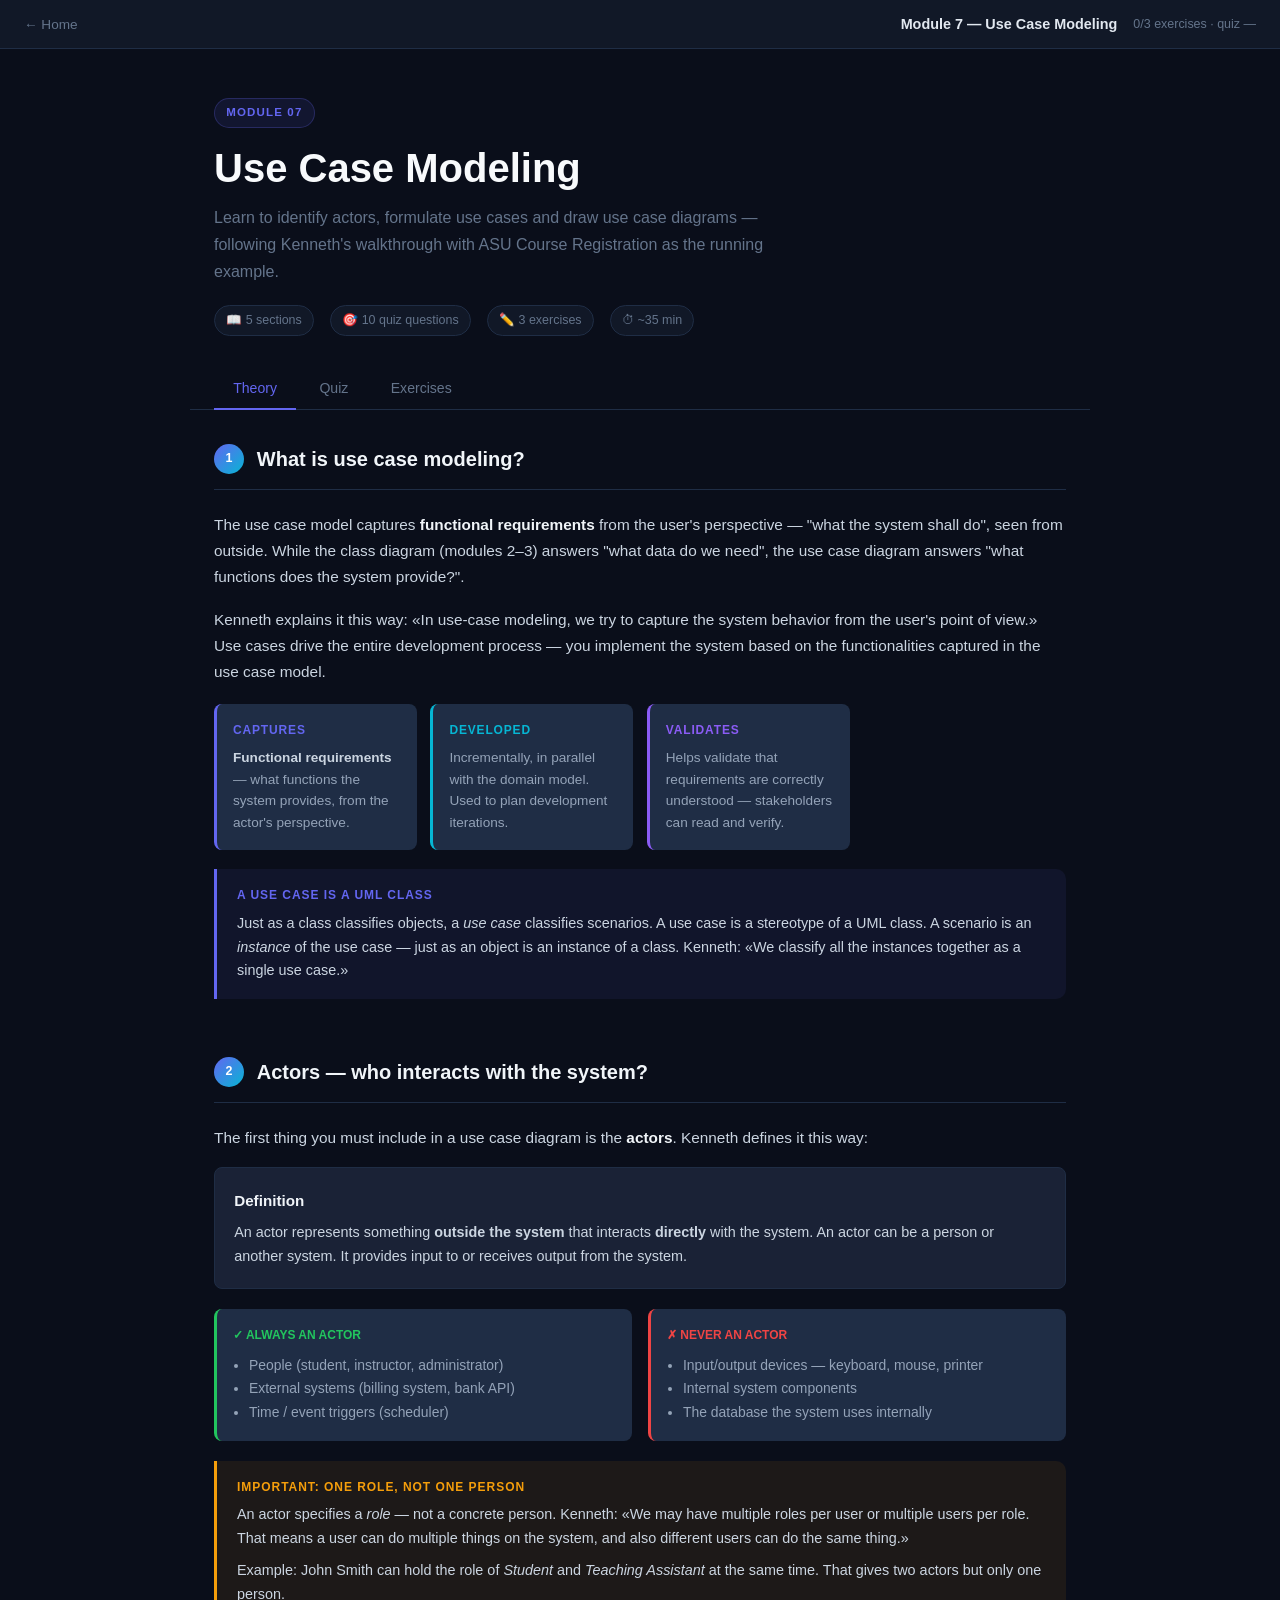
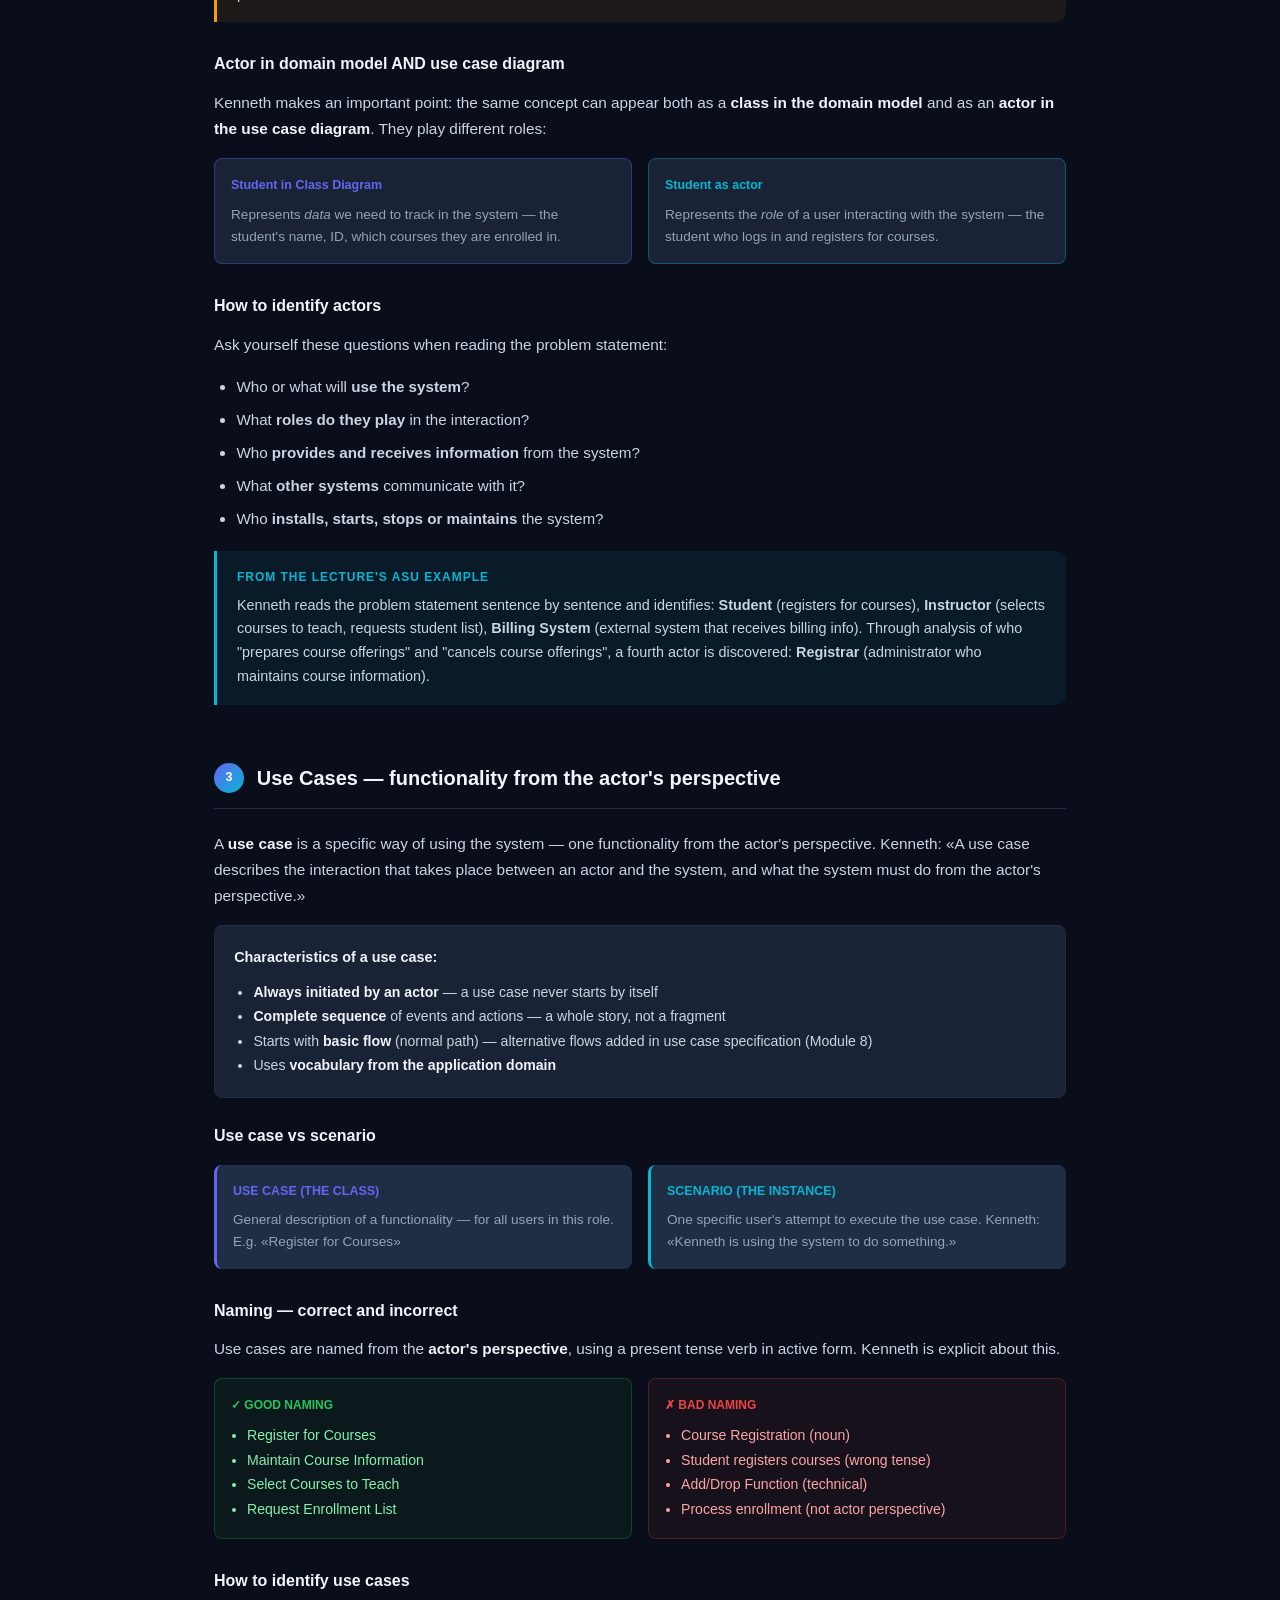
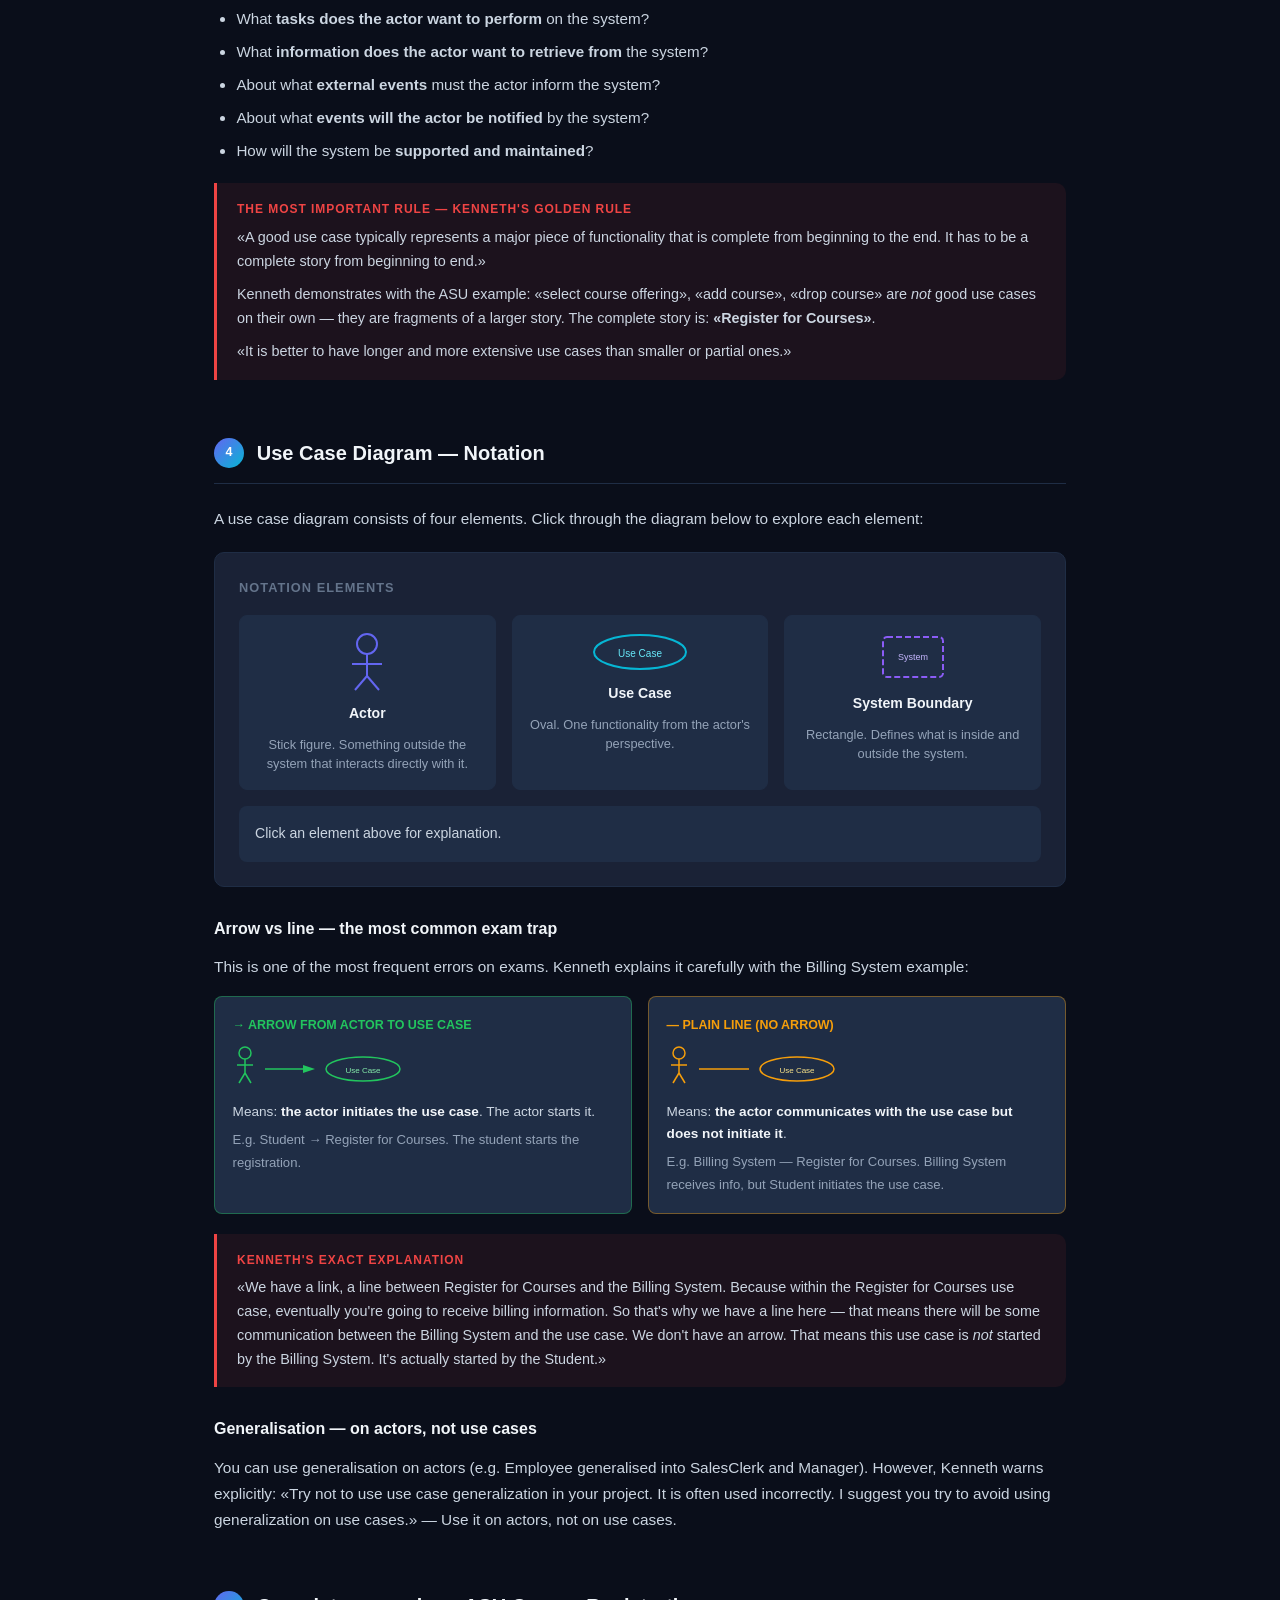
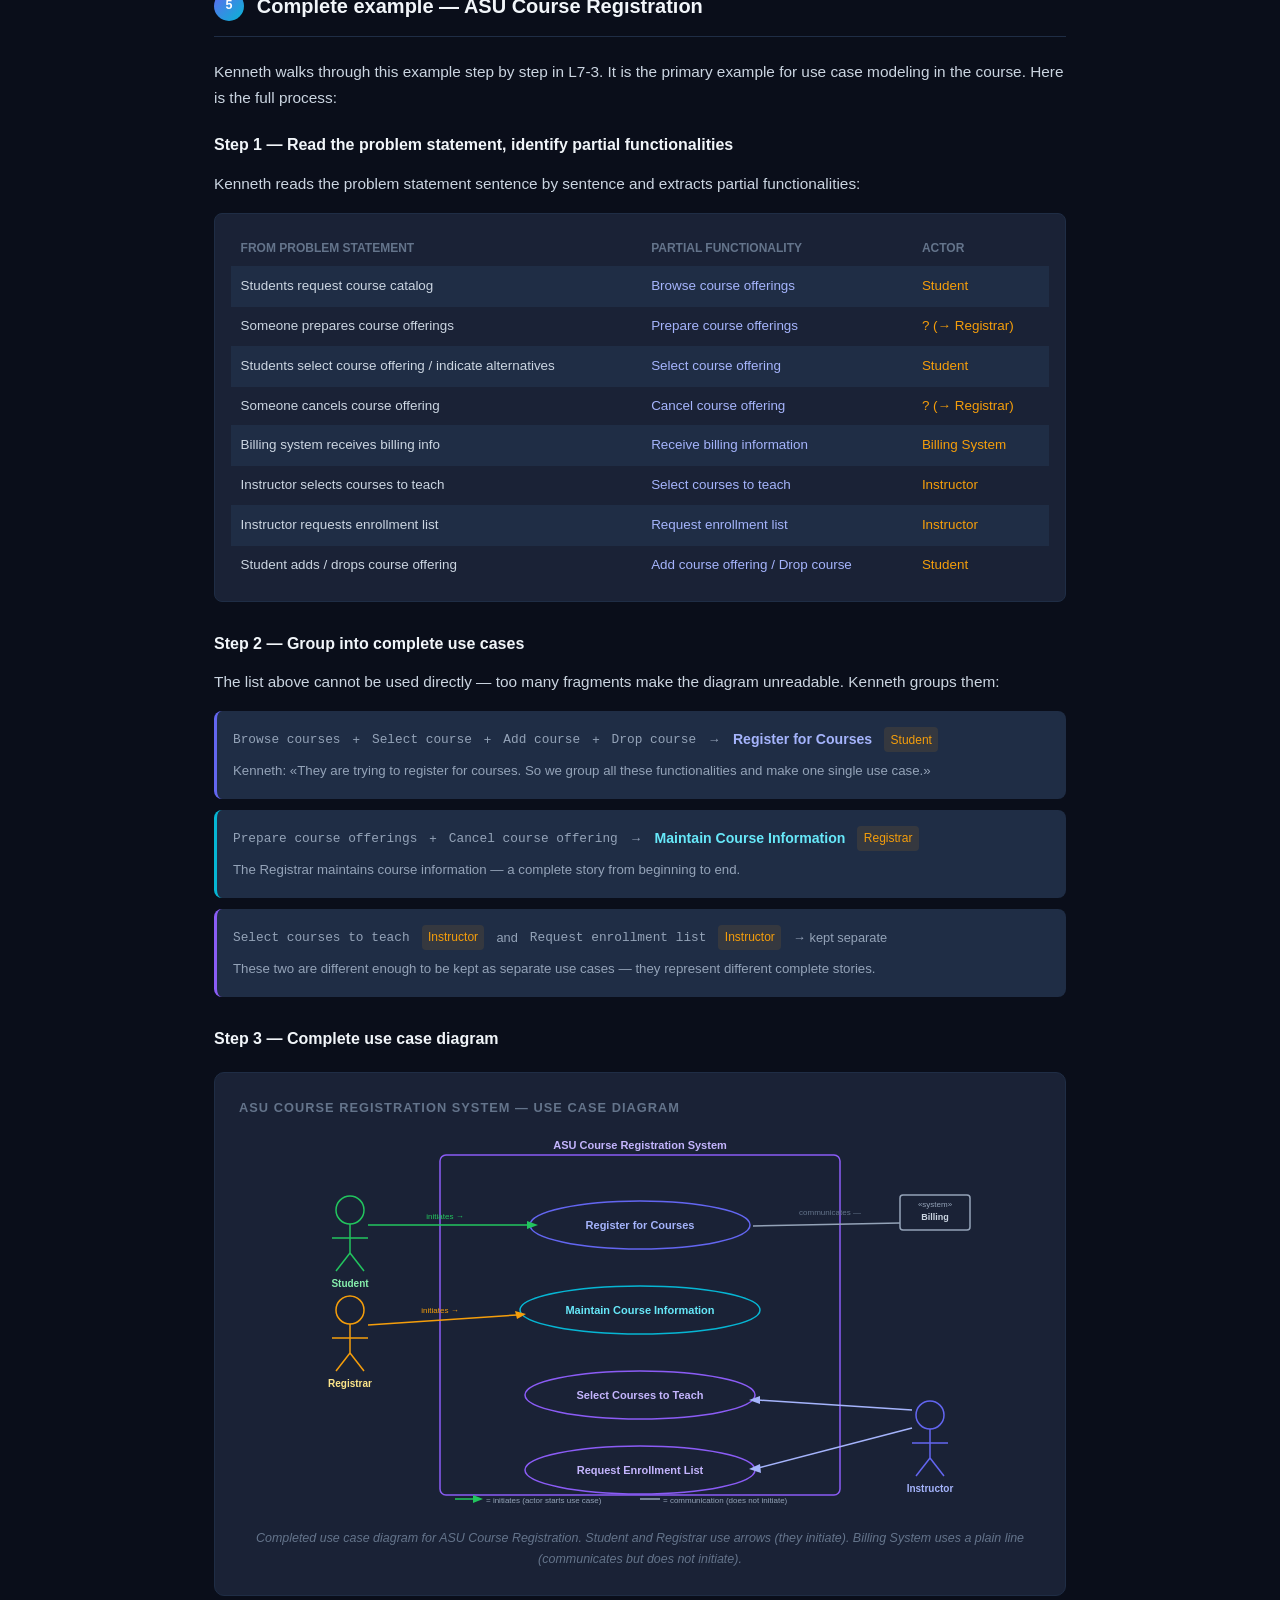
<file: modules/module-07/index.html>
<!DOCTYPE html>
<html lang="en">
<head>
  <meta charset="UTF-8">
  <meta name="viewport" content="width=device-width, initial-scale=1.0">
  <title>Module 7 — Use Case Modeling</title>
  <style>
    :root {
      --bg:#0a0e1a; --surface:#111827; --surface2:#1a2236; --surface3:#1f2d45;
      --border:#1f2d45; --accent:#6366f1; --accent2:#06b6d4; --accent3:#8b5cf6;
      --text:#e2e8f0; --muted:#64748b; --success:#22c55e; --warn:#f59e0b; --danger:#ef4444;
      --radius:10px;
    }
    *,*::before,*::after{box-sizing:border-box;margin:0;padding:0}
    body{font-family:-apple-system,BlinkMacSystemFont,'Inter',sans-serif;background:var(--bg);color:var(--text);line-height:1.7}
    nav{background:var(--surface);border-bottom:1px solid var(--border);padding:.75rem 1.5rem;display:flex;align-items:center;gap:1rem;position:sticky;top:0;z-index:50}
    .nav-back{font-size:.85rem;color:var(--muted);text-decoration:none;display:flex;align-items:center;gap:.3rem}
    .nav-back:hover{color:var(--text)}
    .nav-title{font-size:.9rem;font-weight:600;color:var(--text);margin-left:auto}
    .nav-prog{font-size:.78rem;color:var(--muted)}
    .hero{padding:3rem 1.5rem 2rem;max-width:900px;margin:0 auto}
    .module-tag{font-size:.72rem;font-weight:700;letter-spacing:.1em;text-transform:uppercase;color:var(--accent);background:rgba(99,102,241,.1);border:1px solid rgba(99,102,241,.25);padding:.25rem .7rem;border-radius:99px;display:inline-block;margin-bottom:1rem}
    .hero h1{font-size:clamp(1.7rem,4vw,2.5rem);font-weight:800;color:#f8fafc;line-height:1.2}
    .hero p{margin-top:.75rem;color:var(--muted);font-size:1rem;max-width:580px}
    .hero-meta{display:flex;gap:1rem;margin-top:1.2rem;flex-wrap:wrap}
    .meta-pill{font-size:.78rem;color:var(--muted);background:var(--surface);border:1px solid var(--border);padding:.25rem .7rem;border-radius:99px}
    .tabs{display:flex;gap:.25rem;border-bottom:1px solid var(--border);padding:0 1.5rem;max-width:900px;margin:0 auto}
    .tab{padding:.75rem 1.2rem;font-size:.88rem;font-weight:500;color:var(--muted);cursor:pointer;border-bottom:2px solid transparent;margin-bottom:-1px;background:none;border-top:none;border-left:none;border-right:none;transition:color .15s,border-color .15s}
    .tab:hover{color:var(--text)}
    .tab.active{color:var(--accent);border-bottom-color:var(--accent)}
    .content{max-width:900px;margin:0 auto;padding:2rem 1.5rem 5rem}
    .panel{display:none}
    .panel.active{display:block}
    .section{margin-bottom:3.5rem}
    .section-header{display:flex;align-items:center;gap:.8rem;margin-bottom:1.4rem;padding-bottom:.8rem;border-bottom:1px solid var(--border)}
    .section-num{width:30px;height:30px;background:linear-gradient(135deg,var(--accent),var(--accent2));border-radius:50%;display:flex;align-items:center;justify-content:center;font-size:.78rem;font-weight:700;color:#fff;flex-shrink:0}
    .section h2{font-size:1.25rem;font-weight:700;color:#f1f5f9}
    .prose{color:#cbd5e1;font-size:.96rem;margin-bottom:1rem}
    .prose strong{color:#f1f5f9}
    ul.prose-list{color:#cbd5e1;font-size:.95rem;margin:.5rem 0 1rem 1.4rem}
    ul.prose-list li{margin-bottom:.45rem}
    .callout{border-radius:0 var(--radius) var(--radius) 0;padding:1rem 1.25rem;margin:1.2rem 0}
    .callout.info{background:rgba(99,102,241,.08);border-left:3px solid var(--accent)}
    .callout.tip{background:rgba(6,182,212,.08);border-left:3px solid var(--accent2)}
    .callout.warn{background:rgba(245,158,11,.08);border-left:3px solid var(--warn)}
    .callout.danger{background:rgba(239,68,68,.08);border-left:3px solid var(--danger)}
    .callout-title{font-size:.75rem;font-weight:700;text-transform:uppercase;letter-spacing:.08em;margin-bottom:.4rem}
    .callout.info .callout-title{color:var(--accent)}
    .callout.tip .callout-title{color:var(--accent2)}
    .callout.warn .callout-title{color:var(--warn)}
    .callout.danger .callout-title{color:var(--danger)}
    .callout p,.callout li{font-size:.9rem;color:#cbd5e1;line-height:1.65}
    .callout ul{margin:.4rem 0 0 1.2rem}
    .fig{background:var(--surface2);border:1px solid var(--border);border-radius:var(--radius);padding:1.5rem;margin:1.25rem 0;overflow-x:auto}
    .fig-caption{font-size:.78rem;color:var(--muted);margin-top:.85rem;text-align:center;font-style:italic}
    .fig-title{font-size:.8rem;font-weight:700;text-transform:uppercase;letter-spacing:.08em;color:var(--muted);margin-bottom:1rem}
    .two-col{display:grid;grid-template-columns:1fr 1fr;gap:1rem;margin:1rem 0}
    .three-col{display:grid;grid-template-columns:repeat(3,1fr);gap:.75rem;margin:1rem 0}
    .quiz-progress{display:flex;gap:.35rem;margin-bottom:1.75rem;flex-wrap:wrap}
    .qp-dot{width:11px;height:11px;border-radius:50%;background:var(--border);transition:background .2s}
    .qp-dot.correct{background:var(--success)}
    .qp-dot.wrong{background:var(--danger)}
    .q-num{font-size:.72rem;font-weight:700;text-transform:uppercase;letter-spacing:.1em;color:var(--muted);margin-bottom:.5rem}
    .q-text{font-size:1rem;font-weight:600;color:#f1f5f9;margin-bottom:1.25rem;line-height:1.55}
    .q-options{display:flex;flex-direction:column;gap:.5rem}
    .q-opt{background:var(--surface2);border:1px solid var(--border);border-radius:8px;padding:.75rem 1rem;cursor:pointer;font-size:.9rem;color:var(--text);text-align:left;transition:border-color .15s,background .15s}
    .q-opt:hover:not(:disabled){border-color:var(--accent);background:rgba(99,102,241,.08)}
    .q-opt.correct{border-color:var(--success)!important;background:rgba(34,197,94,.1);color:#86efac}
    .q-opt.wrong{border-color:var(--danger)!important;background:rgba(239,68,68,.1);color:#fca5a5}
    .q-explanation{margin-top:.9rem;background:var(--surface3);border-radius:8px;padding:.9rem 1rem;font-size:.87rem;color:#cbd5e1;display:none;line-height:1.65}
    .q-explanation.show{display:block}
    .q-nav{display:flex;gap:.75rem;margin-top:1.25rem;align-items:center;flex-wrap:wrap}
    .q-nav button{padding:.5rem 1.1rem;border-radius:6px;font-size:.85rem;font-weight:500;cursor:pointer;border:1px solid var(--border);background:var(--surface2);color:var(--text);transition:background .15s}
    .q-nav button:hover{background:var(--surface3)}
    .q-nav button.primary{background:var(--accent);border-color:var(--accent);color:#fff}
    .q-nav button.primary:hover{opacity:.88}
    .q-score{font-size:.82rem;color:var(--muted);margin-left:auto}
    .quiz-result{text-align:center;padding:2.5rem}
    .score-big{font-size:3.5rem;font-weight:800;color:var(--accent)}
    .quiz-result p{color:var(--muted);margin-top:.5rem;font-size:.95rem}
    .quiz-result button{margin-top:1.5rem;padding:.6rem 1.6rem;border-radius:6px;background:var(--accent);border:none;color:#fff;font-size:.9rem;font-weight:600;cursor:pointer}
    .exercise{background:var(--surface);border:1px solid var(--border);border-radius:var(--radius);margin-bottom:1.25rem;overflow:hidden}
    .ex-header{padding:1rem 1.25rem;display:flex;align-items:flex-start;gap:.75rem;cursor:pointer;user-select:none}
    .ex-header:hover{background:var(--surface2)}
    .ex-num{background:var(--surface3);border-radius:6px;padding:.2rem .55rem;font-size:.75rem;font-weight:700;color:var(--muted);flex-shrink:0;margin-top:.15rem}
    .ex-header h3{font-size:.92rem;font-weight:600;color:#f1f5f9;flex:1;line-height:1.5}
    .ex-toggle{font-size:.75rem;color:var(--muted);flex-shrink:0;margin-top:.15rem}
    .ex-body{padding:1.25rem;border-top:1px solid var(--border);display:none}
    .ex-body p,.ex-body li{font-size:.9rem;color:#cbd5e1;line-height:1.65}
    .ex-body ul{margin:.6rem 0 .6rem 1.3rem}
    .ex-body strong{color:#f1f5f9}
    .solution{background:var(--surface2);border-radius:8px;padding:1.1rem;margin-top:1rem;display:none}
    .solution.show{display:block}
    .sol-title{font-size:.78rem;font-weight:700;text-transform:uppercase;letter-spacing:.08em;color:var(--success);margin-bottom:.65rem}
    .solution p,.solution li{font-size:.88rem;color:#cbd5e1;line-height:1.65}
    .solution ul{margin:.5rem 0 .5rem 1.3rem}
    .solution strong{color:#f1f5f9}
    .sol-btn{margin-top:.85rem;padding:.4rem .9rem;border-radius:6px;font-size:.82rem;font-weight:500;background:transparent;border:1px solid var(--border);color:var(--muted);cursor:pointer;transition:color .15s,border-color .15s}
    .sol-btn:hover{border-color:var(--success);color:var(--success)}
    .done-btn{display:inline-block;margin-top:.75rem;padding:.5rem 1.1rem;border-radius:6px;font-size:.85rem;font-weight:500;background:rgba(34,197,94,.08);border:1px solid rgba(34,197,94,.25);color:var(--success);cursor:pointer;transition:background .15s}
    .done-btn:hover{background:rgba(34,197,94,.18)}
    .done-btn.done{background:rgba(34,197,94,.2)}
    code{font-family:'Courier New',monospace;font-size:.85em;background:var(--surface3);padding:.1em .4em;border-radius:4px;color:#a5b4fc}
    .notation-card{background:var(--surface3);border:1px solid var(--border);border-radius:8px;padding:1rem;display:flex;flex-direction:column;align-items:center;gap:.6rem;text-align:center}
    .notation-label{font-size:.75rem;font-weight:700;text-transform:uppercase;letter-spacing:.07em;color:var(--muted)}
    .notation-name{font-size:.88rem;font-weight:600;color:#f1f5f9}
    .notation-desc{font-size:.8rem;color:#94a3b8;line-height:1.5}
    .step-list{list-style:none;margin:0;padding:0}
    .step-list li{display:flex;gap:.8rem;margin-bottom:.85rem;align-items:flex-start}
    .step-num{width:24px;height:24px;min-width:24px;background:linear-gradient(135deg,var(--accent),var(--accent2));border-radius:50%;display:flex;align-items:center;justify-content:center;font-size:.72rem;font-weight:700;color:#fff;margin-top:.18rem}
    .step-text{font-size:.9rem;color:#cbd5e1;line-height:1.65}
    .step-text strong{color:#f1f5f9}
    @media(max-width:620px){.two-col,.three-col{grid-template-columns:1fr}}
  </style>
</head>
<body>

<nav>
  <a href="../../index.html" class="nav-back">← Home</a>
  <span class="nav-title">Module 7 — Use Case Modeling</span>
  <span class="nav-prog" id="nav-prog"></span>
</nav>

<div class="hero">
  <div class="module-tag">Module 07</div>
  <h1>Use Case Modeling</h1>
  <p>Learn to identify actors, formulate use cases and draw use case diagrams — following Kenneth's walkthrough with ASU Course Registration as the running example.</p>
  <div class="hero-meta">
    <span class="meta-pill">📖 5 sections</span>
    <span class="meta-pill">🎯 10 quiz questions</span>
    <span class="meta-pill">✏️ 3 exercises</span>
    <span class="meta-pill">⏱ ~35 min</span>
  </div>
</div>

<div class="tabs">
  <button class="tab active" onclick="switchTab('theory',this)">Theory</button>
  <button class="tab" onclick="switchTab('quiz',this)">Quiz</button>
  <button class="tab" onclick="switchTab('exercises',this)">Exercises</button>
</div>

<div class="content">

<!-- ════════════════ THEORY ════════════════ -->
<div class="panel active" id="panel-theory">

<!-- ─── SECTION 1 ─── -->
<div class="section">
  <div class="section-header">
    <div class="section-num">1</div>
    <h2>What is use case modeling?</h2>
  </div>

  <p class="prose">The use case model captures <strong>functional requirements</strong> from the user's perspective — "what the system shall do", seen from outside. While the class diagram (modules 2–3) answers "what data do we need", the use case diagram answers "what functions does the system provide?".</p>

  <p class="prose">Kenneth explains it this way: «In use-case modeling, we try to capture the system behavior from the user's point of view.» Use cases drive the entire development process — you implement the system based on the functionalities captured in the use case model.</p>

  <div style="display:grid;grid-template-columns:repeat(auto-fill,minmax(200px,1fr));gap:.85rem;margin:1.2rem 0">
    <div style="background:var(--surface3);border-radius:8px;padding:1rem;border-left:3px solid var(--accent)">
      <div style="font-size:.75rem;font-weight:700;color:var(--accent);margin-bottom:.4rem;text-transform:uppercase;letter-spacing:.07em">Captures</div>
      <p style="font-size:.85rem;color:#94a3b8;line-height:1.6"><strong style="color:#cbd5e1">Functional requirements</strong> — what functions the system provides, from the actor's perspective.</p>
    </div>
    <div style="background:var(--surface3);border-radius:8px;padding:1rem;border-left:3px solid var(--accent2)">
      <div style="font-size:.75rem;font-weight:700;color:var(--accent2);margin-bottom:.4rem;text-transform:uppercase;letter-spacing:.07em">Developed</div>
      <p style="font-size:.85rem;color:#94a3b8;line-height:1.6">Incrementally, in parallel with the domain model. Used to plan development iterations.</p>
    </div>
    <div style="background:var(--surface3);border-radius:8px;padding:1rem;border-left:3px solid var(--accent3)">
      <div style="font-size:.75rem;font-weight:700;color:var(--accent3);margin-bottom:.4rem;text-transform:uppercase;letter-spacing:.07em">Validates</div>
      <p style="font-size:.85rem;color:#94a3b8;line-height:1.6">Helps validate that requirements are correctly understood — stakeholders can read and verify.</p>
    </div>
  </div>

  <div class="callout info">
    <div class="callout-title">A use case is a UML class</div>
    <p>Just as a class classifies objects, a <em>use case</em> classifies scenarios. A use case is a stereotype of a UML class. A scenario is an <em>instance</em> of the use case — just as an object is an instance of a class. Kenneth: «We classify all the instances together as a single use case.»</p>
  </div>
</div>

<!-- ─── SECTION 2 ─── -->
<div class="section">
  <div class="section-header">
    <div class="section-num">2</div>
    <h2>Actors — who interacts with the system?</h2>
  </div>

  <p class="prose">The first thing you must include in a use case diagram is the <strong>actors</strong>. Kenneth defines it this way:</p>

  <div style="background:var(--surface2);border:1px solid var(--border);border-radius:8px;padding:1.2rem;margin:1rem 0">
    <p style="font-size:.95rem;color:#f1f5f9;font-weight:600;margin-bottom:.5rem">Definition</p>
    <p style="font-size:.9rem;color:#cbd5e1;line-height:1.65">An actor represents something <strong>outside the system</strong> that interacts <strong>directly</strong> with the system. An actor can be a person or another system. It provides input to or receives output from the system.</p>
  </div>

  <div class="two-col" style="margin:1.25rem 0">
    <div style="background:var(--surface3);border-radius:8px;padding:1rem;border-left:3px solid var(--success)">
      <div style="font-size:.75rem;font-weight:700;color:var(--success);margin-bottom:.5rem;text-transform:uppercase">✓ Always an actor</div>
      <ul style="margin:.3rem 0 0 1rem;font-size:.87rem;color:#94a3b8;line-height:1.7">
        <li>People (student, instructor, administrator)</li>
        <li>External systems (billing system, bank API)</li>
        <li>Time / event triggers (scheduler)</li>
      </ul>
    </div>
    <div style="background:var(--surface3);border-radius:8px;padding:1rem;border-left:3px solid var(--danger)">
      <div style="font-size:.75rem;font-weight:700;color:var(--danger);margin-bottom:.5rem;text-transform:uppercase">✗ Never an actor</div>
      <ul style="margin:.3rem 0 0 1rem;font-size:.87rem;color:#94a3b8;line-height:1.7">
        <li>Input/output devices — keyboard, mouse, printer</li>
        <li>Internal system components</li>
        <li>The database the system uses internally</li>
      </ul>
    </div>
  </div>

  <div class="callout warn">
    <div class="callout-title">Important: one role, not one person</div>
    <p>An actor specifies a <em>role</em> — not a concrete person. Kenneth: «We may have multiple roles per user or multiple users per role. That means a user can do multiple things on the system, and also different users can do the same thing.»</p>
    <p style="margin-top:.5rem">Example: John Smith can hold the role of <em>Student</em> and <em>Teaching Assistant</em> at the same time. That gives two actors but only one person.</p>
  </div>

  <h3 style="font-size:1rem;font-weight:700;color:#f1f5f9;margin:1.75rem 0 .75rem">Actor in domain model AND use case diagram</h3>
  <p class="prose">Kenneth makes an important point: the same concept can appear both as a <strong>class in the domain model</strong> and as an <strong>actor in the use case diagram</strong>. They play different roles:</p>

  <div class="two-col">
    <div style="background:var(--surface2);border:1px solid rgba(99,102,241,.35);border-radius:8px;padding:1rem">
      <div style="font-size:.78rem;font-weight:700;color:var(--accent);margin-bottom:.5rem">Student in Class Diagram</div>
      <p style="font-size:.85rem;color:#94a3b8;line-height:1.6">Represents <em>data</em> we need to track in the system — the student's name, ID, which courses they are enrolled in.</p>
    </div>
    <div style="background:var(--surface2);border:1px solid rgba(6,182,212,.35);border-radius:8px;padding:1rem">
      <div style="font-size:.78rem;font-weight:700;color:var(--accent2);margin-bottom:.5rem">Student as actor</div>
      <p style="font-size:.85rem;color:#94a3b8;line-height:1.6">Represents the <em>role</em> of a user interacting with the system — the student who logs in and registers for courses.</p>
    </div>
  </div>

  <h3 style="font-size:1rem;font-weight:700;color:#f1f5f9;margin:1.75rem 0 .75rem">How to identify actors</h3>
  <p class="prose">Ask yourself these questions when reading the problem statement:</p>
  <ul class="prose-list">
    <li>Who or what will <strong>use the system</strong>?</li>
    <li>What <strong>roles do they play</strong> in the interaction?</li>
    <li>Who <strong>provides and receives information</strong> from the system?</li>
    <li>What <strong>other systems</strong> communicate with it?</li>
    <li>Who <strong>installs, starts, stops or maintains</strong> the system?</li>
  </ul>

  <div class="callout tip">
    <div class="callout-title">From the lecture's ASU example</div>
    <p>Kenneth reads the problem statement sentence by sentence and identifies: <strong>Student</strong> (registers for courses), <strong>Instructor</strong> (selects courses to teach, requests student list), <strong>Billing System</strong> (external system that receives billing info). Through analysis of who "prepares course offerings" and "cancels course offerings", a fourth actor is discovered: <strong>Registrar</strong> (administrator who maintains course information).</p>
  </div>
</div>

<!-- ─── SECTION 3 ─── -->
<div class="section">
  <div class="section-header">
    <div class="section-num">3</div>
    <h2>Use Cases — functionality from the actor's perspective</h2>
  </div>

  <p class="prose">A <strong>use case</strong> is a specific way of using the system — one functionality from the actor's perspective. Kenneth: «A use case describes the interaction that takes place between an actor and the system, and what the system must do from the actor's perspective.»</p>

  <div style="background:var(--surface2);border:1px solid var(--border);border-radius:8px;padding:1.2rem;margin:1rem 0">
    <p style="font-size:.9rem;color:#f1f5f9;font-weight:600;margin-bottom:.6rem">Characteristics of a use case:</p>
    <ul style="margin:0 0 0 1.2rem;font-size:.88rem;color:#cbd5e1;line-height:1.75">
      <li><strong style="color:#f1f5f9">Always initiated by an actor</strong> — a use case never starts by itself</li>
      <li><strong style="color:#f1f5f9">Complete sequence</strong> of events and actions — a whole story, not a fragment</li>
      <li>Starts with <strong style="color:#f1f5f9">basic flow</strong> (normal path) — alternative flows added in use case specification (Module 8)</li>
      <li>Uses <strong style="color:#f1f5f9">vocabulary from the application domain</strong></li>
    </ul>
  </div>

  <h3 style="font-size:1rem;font-weight:700;color:#f1f5f9;margin:1.5rem 0 .75rem">Use case vs scenario</h3>
  <div class="two-col">
    <div style="background:var(--surface3);border-radius:8px;padding:1rem;border-left:3px solid var(--accent)">
      <div style="font-size:.78rem;font-weight:700;color:var(--accent);margin-bottom:.4rem;text-transform:uppercase">Use Case (the class)</div>
      <p style="font-size:.85rem;color:#94a3b8;line-height:1.6">General description of a functionality — for all users in this role. E.g. «Register for Courses»</p>
    </div>
    <div style="background:var(--surface3);border-radius:8px;padding:1rem;border-left:3px solid var(--accent2)">
      <div style="font-size:.78rem;font-weight:700;color:var(--accent2);margin-bottom:.4rem;text-transform:uppercase">Scenario (the instance)</div>
      <p style="font-size:.85rem;color:#94a3b8;line-height:1.6">One specific user's attempt to execute the use case. Kenneth: «Kenneth is using the system to do something.»</p>
    </div>
  </div>

  <h3 style="font-size:1rem;font-weight:700;color:#f1f5f9;margin:1.75rem 0 .75rem">Naming — correct and incorrect</h3>
  <p class="prose">Use cases are named from the <strong>actor's perspective</strong>, using a present tense verb in active form. Kenneth is explicit about this.</p>

  <div class="two-col" style="margin:.75rem 0">
    <div style="background:rgba(34,197,94,.06);border:1px solid rgba(34,197,94,.25);border-radius:8px;padding:1rem">
      <div style="font-size:.75rem;font-weight:700;color:var(--success);margin-bottom:.5rem">✓ GOOD NAMING</div>
      <ul style="margin:0 0 0 1rem;font-size:.88rem;color:#86efac;line-height:1.75">
        <li>Register for Courses</li>
        <li>Maintain Course Information</li>
        <li>Select Courses to Teach</li>
        <li>Request Enrollment List</li>
      </ul>
    </div>
    <div style="background:rgba(239,68,68,.06);border:1px solid rgba(239,68,68,.25);border-radius:8px;padding:1rem">
      <div style="font-size:.75rem;font-weight:700;color:var(--danger);margin-bottom:.5rem">✗ BAD NAMING</div>
      <ul style="margin:0 0 0 1rem;font-size:.88rem;color:#fca5a5;line-height:1.75">
        <li>Course Registration (noun)</li>
        <li>Student registers courses (wrong tense)</li>
        <li>Add/Drop Function (technical)</li>
        <li>Process enrollment (not actor perspective)</li>
      </ul>
    </div>
  </div>

  <h3 style="font-size:1rem;font-weight:700;color:#f1f5f9;margin:1.75rem 0 .75rem">How to identify use cases</h3>
  <ul class="prose-list">
    <li>What <strong>tasks does the actor want to perform</strong> on the system?</li>
    <li>What <strong>information does the actor want to retrieve from</strong> the system?</li>
    <li>About what <strong>external events</strong> must the actor inform the system?</li>
    <li>About what <strong>events will the actor be notified</strong> by the system?</li>
    <li>How will the system be <strong>supported and maintained</strong>?</li>
  </ul>

  <div class="callout danger">
    <div class="callout-title">The most important rule — Kenneth's golden rule</div>
    <p>«A good use case typically represents a major piece of functionality that is complete from beginning to the end. It has to be a complete story from beginning to end.»</p>
    <p style="margin-top:.6rem">Kenneth demonstrates with the ASU example: «select course offering», «add course», «drop course» are <em>not</em> good use cases on their own — they are fragments of a larger story. The complete story is: <strong>«Register for Courses»</strong>.</p>
    <p style="margin-top:.6rem">«It is better to have longer and more extensive use cases than smaller or partial ones.»</p>
  </div>
</div>

<!-- ─── SECTION 4 ─── -->
<div class="section">
  <div class="section-header">
    <div class="section-num">4</div>
    <h2>Use Case Diagram — Notation</h2>
  </div>

  <p class="prose">A use case diagram consists of four elements. Click through the diagram below to explore each element:</p>

  <div class="fig">
    <div class="fig-title">Notation elements</div>
    <div class="three-col" style="gap:1rem">
      <div class="notation-card" id="nc-actor" onclick="highlightNC('actor')" style="cursor:pointer;transition:border-color .15s;border:1.5px solid var(--border)">
        <svg width="40" height="60" viewBox="0 0 40 60">
          <circle cx="20" cy="12" r="10" fill="none" stroke="#6366f1" stroke-width="2"/>
          <line x1="20" y1="22" x2="20" y2="44" stroke="#6366f1" stroke-width="2"/>
          <line x1="5" y1="32" x2="35" y2="32" stroke="#6366f1" stroke-width="2"/>
          <line x1="20" y1="44" x2="8" y2="58" stroke="#6366f1" stroke-width="2"/>
          <line x1="20" y1="44" x2="32" y2="58" stroke="#6366f1" stroke-width="2"/>
        </svg>
        <div class="notation-name">Actor</div>
        <div class="notation-desc">Stick figure. Something outside the system that interacts directly with it.</div>
      </div>
      <div class="notation-card" id="nc-usecase" onclick="highlightNC('usecase')" style="cursor:pointer;transition:border-color .15s;border:1.5px solid var(--border)">
        <svg width="100" height="40" viewBox="0 0 100 40">
          <ellipse cx="50" cy="20" rx="46" ry="17" fill="none" stroke="#06b6d4" stroke-width="2"/>
          <text x="50" y="25" text-anchor="middle" fill="#67e8f9" font-size="10" font-family="sans-serif">Use Case</text>
        </svg>
        <div class="notation-name">Use Case</div>
        <div class="notation-desc">Oval. One functionality from the actor's perspective.</div>
      </div>
      <div class="notation-card" id="nc-boundary" onclick="highlightNC('boundary')" style="cursor:pointer;transition:border-color .15s;border:1.5px solid var(--border)">
        <svg width="70" height="50" viewBox="0 0 70 50">
          <rect x="5" y="5" width="60" height="40" rx="4" fill="none" stroke="#8b5cf6" stroke-width="2" stroke-dasharray="6,3"/>
          <text x="35" y="28" text-anchor="middle" fill="#c4b5fd" font-size="9" font-family="sans-serif">System</text>
        </svg>
        <div class="notation-name">System Boundary</div>
        <div class="notation-desc">Rectangle. Defines what is inside and outside the system.</div>
      </div>
    </div>
    <div id="nc-explain" style="background:var(--surface3);border-radius:8px;padding:1rem;margin-top:1rem;font-size:.88rem;color:#cbd5e1;min-height:50px;line-height:1.65">Click an element above for explanation.</div>
  </div>

  <h3 style="font-size:1rem;font-weight:700;color:#f1f5f9;margin:1.75rem 0 .75rem">Arrow vs line — the most common exam trap</h3>
  <p class="prose">This is one of the most frequent errors on exams. Kenneth explains it carefully with the Billing System example:</p>

  <div class="two-col" style="margin:1rem 0">
    <div style="background:var(--surface3);border:1.5px solid rgba(34,197,94,.4);border-radius:8px;padding:1.1rem">
      <div style="font-size:.78rem;font-weight:700;color:var(--success);text-transform:uppercase;margin-bottom:.6rem">→ Arrow from actor to use case</div>
      <div style="display:flex;align-items:center;gap:.5rem;margin:.5rem 0">
        <svg width="24" height="48" viewBox="0 0 24 48" style="flex-shrink:0">
          <circle cx="12" cy="8" r="6" fill="none" stroke="#22c55e" stroke-width="1.5"/>
          <line x1="12" y1="14" x2="12" y2="28" stroke="#22c55e" stroke-width="1.5"/>
          <line x1="4" y1="20" x2="20" y2="20" stroke="#22c55e" stroke-width="1.5"/>
          <line x1="12" y1="28" x2="6" y2="38" stroke="#22c55e" stroke-width="1.5"/>
          <line x1="12" y1="28" x2="18" y2="38" stroke="#22c55e" stroke-width="1.5"/>
        </svg>
        <svg width="50" height="14" viewBox="0 0 50 14">
          <line x1="0" y1="7" x2="38" y2="7" stroke="#22c55e" stroke-width="1.5"/>
          <polygon points="38,3 50,7 38,11" fill="#22c55e"/>
        </svg>
        <svg width="80" height="28" viewBox="0 0 80 28">
          <ellipse cx="40" cy="14" rx="37" ry="12" fill="none" stroke="#22c55e" stroke-width="1.5"/>
          <text x="40" y="18" text-anchor="middle" fill="#86efac" font-size="8" font-family="sans-serif">Use Case</text>
        </svg>
      </div>
      <p style="font-size:.85rem;color:#cbd5e1;line-height:1.6;margin-top:.5rem">Means: <strong style="color:#f1f5f9">the actor initiates the use case</strong>. The actor starts it.</p>
      <p style="font-size:.82rem;color:#94a3b8;margin-top:.4rem">E.g. Student → Register for Courses. The student starts the registration.</p>
    </div>
    <div style="background:var(--surface3);border:1.5px solid rgba(245,158,11,.4);border-radius:8px;padding:1.1rem">
      <div style="font-size:.78rem;font-weight:700;color:var(--warn);text-transform:uppercase;margin-bottom:.6rem">— Plain line (no arrow)</div>
      <div style="display:flex;align-items:center;gap:.5rem;margin:.5rem 0">
        <svg width="24" height="48" viewBox="0 0 24 48" style="flex-shrink:0">
          <circle cx="12" cy="8" r="6" fill="none" stroke="#f59e0b" stroke-width="1.5"/>
          <line x1="12" y1="14" x2="12" y2="28" stroke="#f59e0b" stroke-width="1.5"/>
          <line x1="4" y1="20" x2="20" y2="20" stroke="#f59e0b" stroke-width="1.5"/>
          <line x1="12" y1="28" x2="6" y2="38" stroke="#f59e0b" stroke-width="1.5"/>
          <line x1="12" y1="28" x2="18" y2="38" stroke="#f59e0b" stroke-width="1.5"/>
        </svg>
        <svg width="50" height="14" viewBox="0 0 50 14">
          <line x1="0" y1="7" x2="50" y2="7" stroke="#f59e0b" stroke-width="1.5"/>
        </svg>
        <svg width="80" height="28" viewBox="0 0 80 28">
          <ellipse cx="40" cy="14" rx="37" ry="12" fill="none" stroke="#f59e0b" stroke-width="1.5"/>
          <text x="40" y="18" text-anchor="middle" fill="#fde68a" font-size="8" font-family="sans-serif">Use Case</text>
        </svg>
      </div>
      <p style="font-size:.85rem;color:#cbd5e1;line-height:1.6;margin-top:.5rem">Means: <strong style="color:#f1f5f9">the actor communicates with the use case but does not initiate it</strong>.</p>
      <p style="font-size:.82rem;color:#94a3b8;margin-top:.4rem">E.g. Billing System — Register for Courses. Billing System receives info, but Student initiates the use case.</p>
    </div>
  </div>

  <div class="callout danger">
    <div class="callout-title">Kenneth's exact explanation</div>
    <p>«We have a link, a line between Register for Courses and the Billing System. Because within the Register for Courses use case, eventually you're going to receive billing information. So that's why we have a line here — that means there will be some communication between the Billing System and the use case. We don't have an arrow. That means this use case is <em>not</em> started by the Billing System. It's actually started by the Student.»</p>
  </div>

  <h3 style="font-size:1rem;font-weight:700;color:#f1f5f9;margin:1.75rem 0 .75rem">Generalisation — on actors, not use cases</h3>
  <p class="prose">You can use generalisation on actors (e.g. Employee generalised into SalesClerk and Manager). However, Kenneth warns explicitly: «Try not to use use case generalization in your project. It is often used incorrectly. I suggest you try to avoid using generalization on use cases.» — Use it on actors, not on use cases.</p>
</div>

<!-- ─── SECTION 5 ─── -->
<div class="section">
  <div class="section-header">
    <div class="section-num">5</div>
    <h2>Complete example — ASU Course Registration</h2>
  </div>

  <p class="prose">Kenneth walks through this example step by step in L7-3. It is the primary example for use case modeling in the course. Here is the full process:</p>

  <h3 style="font-size:1rem;font-weight:700;color:#f1f5f9;margin:1.25rem 0 .75rem">Step 1 — Read the problem statement, identify partial functionalities</h3>
  <p class="prose">Kenneth reads the problem statement sentence by sentence and extracts partial functionalities:</p>

  <div style="background:var(--surface2);border:1px solid var(--border);border-radius:8px;padding:1rem;margin:.75rem 0;overflow-x:auto">
    <table style="width:100%;border-collapse:collapse;font-size:.84rem">
      <thead>
        <tr style="border-bottom:1px solid var(--border)">
          <th style="text-align:left;padding:.5rem .6rem;color:var(--muted);font-weight:600;font-size:.75rem;text-transform:uppercase">From problem statement</th>
          <th style="text-align:left;padding:.5rem .6rem;color:var(--muted);font-weight:600;font-size:.75rem;text-transform:uppercase">Partial functionality</th>
          <th style="text-align:left;padding:.5rem .6rem;color:var(--muted);font-weight:600;font-size:.75rem;text-transform:uppercase">Actor</th>
        </tr>
      </thead>
      <tbody>
        <tr style="border-bottom:1px solid var(--border);background:var(--surface3)">
          <td style="padding:.5rem .6rem;color:#cbd5e1">Students request course catalog</td>
          <td style="padding:.5rem .6rem;color:#a5b4fc">Browse course offerings</td>
          <td style="padding:.5rem .6rem;color:var(--warn)">Student</td>
        </tr>
        <tr style="border-bottom:1px solid var(--border)">
          <td style="padding:.5rem .6rem;color:#cbd5e1">Someone prepares course offerings</td>
          <td style="padding:.5rem .6rem;color:#a5b4fc">Prepare course offerings</td>
          <td style="padding:.5rem .6rem;color:var(--warn)">? (→ Registrar)</td>
        </tr>
        <tr style="border-bottom:1px solid var(--border);background:var(--surface3)">
          <td style="padding:.5rem .6rem;color:#cbd5e1">Students select course offering / indicate alternatives</td>
          <td style="padding:.5rem .6rem;color:#a5b4fc">Select course offering</td>
          <td style="padding:.5rem .6rem;color:var(--warn)">Student</td>
        </tr>
        <tr style="border-bottom:1px solid var(--border)">
          <td style="padding:.5rem .6rem;color:#cbd5e1">Someone cancels course offering</td>
          <td style="padding:.5rem .6rem;color:#a5b4fc">Cancel course offering</td>
          <td style="padding:.5rem .6rem;color:var(--warn)">? (→ Registrar)</td>
        </tr>
        <tr style="border-bottom:1px solid var(--border);background:var(--surface3)">
          <td style="padding:.5rem .6rem;color:#cbd5e1">Billing system receives billing info</td>
          <td style="padding:.5rem .6rem;color:#a5b4fc">Receive billing information</td>
          <td style="padding:.5rem .6rem;color:var(--warn)">Billing System</td>
        </tr>
        <tr style="border-bottom:1px solid var(--border)">
          <td style="padding:.5rem .6rem;color:#cbd5e1">Instructor selects courses to teach</td>
          <td style="padding:.5rem .6rem;color:#a5b4fc">Select courses to teach</td>
          <td style="padding:.5rem .6rem;color:var(--warn)">Instructor</td>
        </tr>
        <tr style="border-bottom:1px solid var(--border);background:var(--surface3)">
          <td style="padding:.5rem .6rem;color:#cbd5e1">Instructor requests enrollment list</td>
          <td style="padding:.5rem .6rem;color:#a5b4fc">Request enrollment list</td>
          <td style="padding:.5rem .6rem;color:var(--warn)">Instructor</td>
        </tr>
        <tr>
          <td style="padding:.5rem .6rem;color:#cbd5e1">Student adds / drops course offering</td>
          <td style="padding:.5rem .6rem;color:#a5b4fc">Add course offering / Drop course</td>
          <td style="padding:.5rem .6rem;color:var(--warn)">Student</td>
        </tr>
      </tbody>
    </table>
  </div>

  <h3 style="font-size:1rem;font-weight:700;color:#f1f5f9;margin:1.75rem 0 .75rem">Step 2 — Group into complete use cases</h3>
  <p class="prose">The list above cannot be used directly — too many fragments make the diagram unreadable. Kenneth groups them:</p>

  <div style="display:flex;flex-direction:column;gap:.7rem;margin:1rem 0">
    <div style="background:var(--surface3);border-radius:8px;padding:1rem;border-left:3px solid var(--accent)">
      <div style="display:flex;gap:.75rem;flex-wrap:wrap;align-items:center;margin-bottom:.5rem">
        <span style="font-size:.8rem;color:#94a3b8;font-family:monospace">Browse courses</span>
        <span style="font-size:.8rem;color:#94a3b8">+</span>
        <span style="font-size:.8rem;color:#94a3b8;font-family:monospace">Select course</span>
        <span style="font-size:.8rem;color:#94a3b8">+</span>
        <span style="font-size:.8rem;color:#94a3b8;font-family:monospace">Add course</span>
        <span style="font-size:.8rem;color:#94a3b8">+</span>
        <span style="font-size:.8rem;color:#94a3b8;font-family:monospace">Drop course</span>
        <span style="font-size:.8rem;color:#94a3b8">→</span>
        <span style="font-size:.88rem;font-weight:700;color:#a5b4fc">Register for Courses</span>
        <span style="font-size:.75rem;color:var(--warn);background:rgba(245,158,11,.1);border-radius:4px;padding:.15rem .4rem">Student</span>
      </div>
      <p style="font-size:.83rem;color:#94a3b8">Kenneth: «They are trying to register for courses. So we group all these functionalities and make one single use case.»</p>
    </div>
    <div style="background:var(--surface3);border-radius:8px;padding:1rem;border-left:3px solid var(--accent2)">
      <div style="display:flex;gap:.75rem;flex-wrap:wrap;align-items:center;margin-bottom:.5rem">
        <span style="font-size:.8rem;color:#94a3b8;font-family:monospace">Prepare course offerings</span>
        <span style="font-size:.8rem;color:#94a3b8">+</span>
        <span style="font-size:.8rem;color:#94a3b8;font-family:monospace">Cancel course offering</span>
        <span style="font-size:.8rem;color:#94a3b8">→</span>
        <span style="font-size:.88rem;font-weight:700;color:#67e8f9">Maintain Course Information</span>
        <span style="font-size:.75rem;color:var(--warn);background:rgba(245,158,11,.1);border-radius:4px;padding:.15rem .4rem">Registrar</span>
      </div>
      <p style="font-size:.83rem;color:#94a3b8">The Registrar maintains course information — a complete story from beginning to end.</p>
    </div>
    <div style="background:var(--surface3);border-radius:8px;padding:1rem;border-left:3px solid var(--accent3)">
      <div style="display:flex;gap:.75rem;flex-wrap:wrap;align-items:center;margin-bottom:.5rem">
        <span style="font-size:.8rem;color:#94a3b8;font-family:monospace">Select courses to teach</span>
        <span style="font-size:.75rem;color:var(--warn);background:rgba(245,158,11,.1);border-radius:4px;padding:.15rem .4rem">Instructor</span>
        <span style="font-size:.8rem;color:#94a3b8">and</span>
        <span style="font-size:.8rem;color:#94a3b8;font-family:monospace">Request enrollment list</span>
        <span style="font-size:.75rem;color:var(--warn);background:rgba(245,158,11,.1);border-radius:4px;padding:.15rem .4rem">Instructor</span>
        <span style="font-size:.8rem;color:#94a3b8">→ kept separate</span>
      </div>
      <p style="font-size:.83rem;color:#94a3b8">These two are different enough to be kept as separate use cases — they represent different complete stories.</p>
    </div>
  </div>

  <h3 style="font-size:1rem;font-weight:700;color:#f1f5f9;margin:1.75rem 0 .75rem">Step 3 — Complete use case diagram</h3>

  <div class="fig">
    <div class="fig-title">ASU Course Registration System — Use Case Diagram</div>
    <svg width="100%" height="380" viewBox="0 0 680 380" style="display:block;max-width:680px;margin:0 auto;font-family:sans-serif">
      <rect x="140" y="20" width="400" height="340" rx="6" fill="none" stroke="#8b5cf6" stroke-width="1.5" stroke-dasharray="0"/>
      <text x="340" y="14" text-anchor="middle" fill="#c4b5fd" font-size="11" font-weight="bold">ASU Course Registration System</text>
      <ellipse cx="340" cy="90" rx="110" ry="24" fill="#1a2236" stroke="#6366f1" stroke-width="1.5"/>
      <text x="340" y="94" text-anchor="middle" fill="#a5b4fc" font-size="11" font-weight="600">Register for Courses</text>
      <ellipse cx="340" cy="175" rx="120" ry="24" fill="#1a2236" stroke="#06b6d4" stroke-width="1.5"/>
      <text x="340" y="179" text-anchor="middle" fill="#67e8f9" font-size="11" font-weight="600">Maintain Course Information</text>
      <ellipse cx="340" cy="260" rx="115" ry="24" fill="#1a2236" stroke="#8b5cf6" stroke-width="1.5"/>
      <text x="340" y="264" text-anchor="middle" fill="#c4b5fd" font-size="11" font-weight="600">Select Courses to Teach</text>
      <ellipse cx="340" cy="335" rx="115" ry="24" fill="#1a2236" stroke="#8b5cf6" stroke-width="1.5"/>
      <text x="340" y="339" text-anchor="middle" fill="#c4b5fd" font-size="11" font-weight="600">Request Enrollment List</text>
      <circle cx="50" cy="75" r="14" fill="none" stroke="#22c55e" stroke-width="1.5"/>
      <line x1="50" y1="89" x2="50" y2="118" stroke="#22c55e" stroke-width="1.5"/>
      <line x1="32" y1="103" x2="68" y2="103" stroke="#22c55e" stroke-width="1.5"/>
      <line x1="50" y1="118" x2="36" y2="136" stroke="#22c55e" stroke-width="1.5"/>
      <line x1="50" y1="118" x2="64" y2="136" stroke="#22c55e" stroke-width="1.5"/>
      <text x="50" y="152" text-anchor="middle" fill="#86efac" font-size="10" font-weight="600">Student</text>
      <circle cx="50" cy="175" r="14" fill="none" stroke="#f59e0b" stroke-width="1.5"/>
      <line x1="50" y1="189" x2="50" y2="218" stroke="#f59e0b" stroke-width="1.5"/>
      <line x1="32" y1="203" x2="68" y2="203" stroke="#f59e0b" stroke-width="1.5"/>
      <line x1="50" y1="218" x2="36" y2="236" stroke="#f59e0b" stroke-width="1.5"/>
      <line x1="50" y1="218" x2="64" y2="236" stroke="#f59e0b" stroke-width="1.5"/>
      <text x="50" y="252" text-anchor="middle" fill="#fde68a" font-size="10" font-weight="600">Registrar</text>
      <circle cx="630" cy="280" r="14" fill="none" stroke="#6366f1" stroke-width="1.5"/>
      <line x1="630" y1="294" x2="630" y2="323" stroke="#6366f1" stroke-width="1.5"/>
      <line x1="612" y1="308" x2="648" y2="308" stroke="#6366f1" stroke-width="1.5"/>
      <line x1="630" y1="323" x2="616" y2="341" stroke="#6366f1" stroke-width="1.5"/>
      <line x1="630" y1="323" x2="644" y2="341" stroke="#6366f1" stroke-width="1.5"/>
      <text x="630" y="357" text-anchor="middle" fill="#a5b4fc" font-size="10" font-weight="600">Instructor</text>
      <rect x="600" y="60" width="70" height="35" rx="3" fill="#1a2236" stroke="#94a3b8" stroke-width="1.5"/>
      <text x="635" y="72" text-anchor="middle" fill="#94a3b8" font-size="8">«system»</text>
      <text x="635" y="85" text-anchor="middle" fill="#cbd5e1" font-size="9" font-weight="600">Billing</text>
      <line x1="68" y1="90" x2="227" y2="90" stroke="#22c55e" stroke-width="1.5"/>
      <polygon points="227,86 238,90 227,94" fill="#22c55e"/>
      <text x="145" y="84" text-anchor="middle" fill="#22c55e" font-size="8">initiates →</text>
      <line x1="68" y1="190" x2="217" y2="180" stroke="#f59e0b" stroke-width="1.5"/>
      <polygon points="215,176 226,179 217,184" fill="#f59e0b"/>
      <text x="140" y="178" text-anchor="middle" fill="#f59e0b" font-size="8">initiates →</text>
      <line x1="600" y1="88" x2="453" y2="91" stroke="#94a3b8" stroke-width="1.5"/>
      <text x="530" y="80" text-anchor="middle" fill="#64748b" font-size="8">communicates —</text>
      <line x1="612" y1="275" x2="458" y2="265" stroke="#a5b4fc" stroke-width="1.5"/>
      <polygon points="460,261 449,265 460,269" fill="#a5b4fc"/>
      <line x1="612" y1="293" x2="458" y2="333" stroke="#a5b4fc" stroke-width="1.5"/>
      <polygon points="460,329 449,334 461,338" fill="#a5b4fc"/>
      <rect x="148" y="355" width="380" height="18" rx="3" fill="none"/>
      <line x1="155" y1="364" x2="175" y2="364" stroke="#22c55e" stroke-width="1.5"/>
      <polygon points="173,360 183,364 173,368" fill="#22c55e"/>
      <text x="186" y="368" fill="#94a3b8" font-size="8">= initiates (actor starts use case)</text>
      <line x1="340" y1="364" x2="360" y2="364" stroke="#94a3b8" stroke-width="1.5"/>
      <text x="363" y="368" fill="#94a3b8" font-size="8">= communication (does not initiate)</text>
    </svg>
    <div class="fig-caption">Completed use case diagram for ASU Course Registration. Student and Registrar use arrows (they initiate). Billing System uses a plain line (communicates but does not initiate).</div>
  </div>
</div>

</div><!-- /panel-theory -->

<!-- ════════════════ QUIZ ════════════════ -->
<div class="panel" id="panel-quiz">
  <div class="quiz-progress" id="quiz-dots"></div>
  <div id="quiz-container"></div>
</div>

<!-- ════════════════ EXERCISES ════════════════ -->
<div class="panel" id="panel-exercises">

  <div class="exercise">
    <div class="ex-header" onclick="toggleEx(this)">
      <span class="ex-num">Ex 1</span>
      <h3>Identify actors and use cases — Library system</h3>
      <span class="ex-toggle">▾</span>
    </div>
    <div class="ex-body">
      <p><strong>Problem statement:</strong></p>
      <p style="background:var(--surface3);border-radius:6px;padding:.75rem;margin:.75rem 0;color:#a5b4fc;font-style:italic">"A library system allows members to search for books, borrow books, and return books. Library staff can add new books to the catalog and remove books. An external fine calculation system calculates overdue fines and sends them to the library system. Members can also reserve books that are currently on loan."</p>
      <ul>
        <li><strong>a)</strong> Identify all the actors. Explain the role of each.</li>
        <li><strong>b)</strong> Identify all the use cases. Give them good names.</li>
        <li><strong>c)</strong> Which actors use an arrow (initiates) and which use a plain line?</li>
      </ul>
      <button class="sol-btn" onclick="toggleSol(this)">Show solution</button>
      <div class="solution">
        <div class="sol-title">Solution</div>
        <p><strong>a) Actors:</strong></p>
        <ul>
          <li><strong>Member</strong> — person who registers as a library user and borrows books</li>
          <li><strong>Library Staff</strong> — employee who manages the book collection</li>
          <li><strong>Fine Calculation System</strong> — external system that calculates fines</li>
        </ul>
        <p style="margin-top:.6rem"><strong>b) Use Cases:</strong></p>
        <ul>
          <li><strong>Search for Books</strong> — Member searches the catalog</li>
          <li><strong>Borrow Book</strong> — Member borrows a book</li>
          <li><strong>Return Book</strong> — Member returns a book</li>
          <li><strong>Reserve Book</strong> — Member reserves a book currently on loan</li>
          <li><strong>Manage Book Catalog</strong> — Library Staff adds and removes books (group add + remove)</li>
          <li><strong>Process Overdue Fines</strong> — system receives and handles fine information</li>
        </ul>
        <p style="margin-top:.6rem"><strong>c) Arrow vs plain line:</strong></p>
        <ul>
          <li>Member → (arrow) Search, Borrow, Return, Reserve — Member initiates all of these</li>
          <li>Library Staff → (arrow) Manage Book Catalog — Staff initiates</li>
          <li>Fine Calculation System — (plain line) Process Overdue Fines — the system communicates/sends data, but an internal event or schedule initiates the process, not the external system</li>
        </ul>
      </div>
      <button class="done-btn" onclick="markDone(this,'ex1')">✓ Mark as done</button>
    </div>
  </div>

  <div class="exercise">
    <div class="ex-header" onclick="toggleEx(this)">
      <span class="ex-num">Ex 2</span>
      <h3>Are these good use cases? Apply Kenneth's rule</h3>
      <span class="ex-toggle">▾</span>
    </div>
    <div class="ex-body">
      <p>For each proposal: is it a good use case? Apply Kenneth's rule: «A good use case is a complete story from beginning to end.»</p>
      <ul>
        <li><strong>a)</strong> «Click Submit Button» (online shop)</li>
        <li><strong>b)</strong> «Place Order» (online shop — includes browse, add to cart, enter payment, confirm)</li>
        <li><strong>c)</strong> «Enter Password» (banking system)</li>
        <li><strong>d)</strong> «Transfer Money» (banking system — includes login, select account, specify amount, confirm, receipt)</li>
        <li><strong>e)</strong> «Course Registration» (course registration system)</li>
        <li><strong>f)</strong> «Register for Courses» (course registration system)</li>
      </ul>
      <button class="sol-btn" onclick="toggleSol(this)">Show solution</button>
      <div class="solution">
        <div class="sol-title">Solution</div>
        <ul>
          <li><strong>a) Not good</strong> — «Click Submit Button» is an action, not a functionality from the actor's perspective. It is a fragment of a larger use case.</li>
          <li><strong>b) Good</strong> — «Place Order» is a complete story from beginning to end. The actor wants to order — and the entire process is represented.</li>
          <li><strong>c) Not good</strong> — «Enter Password» is one step in an authentication flow, not a complete functionality. Is it a start? Is it an end?</li>
          <li><strong>d) Good</strong> — «Transfer Money» is a complete, meaningful transaction story.</li>
          <li><strong>e) Bad name</strong> — «Course Registration» is a noun. Use cases should be named with present tense, active form: «Register for Courses».</li>
          <li><strong>f) Good</strong> — Correct name (verb, present tense, actor's perspective) and represents a complete functionality.</li>
        </ul>
      </div>
      <button class="done-btn" onclick="markDone(this,'ex2')">✓ Mark as done</button>
    </div>
  </div>

  <div class="exercise">
    <div class="ex-header" onclick="toggleEx(this)">
      <span class="ex-num">Ex 3</span>
      <h3>Draw a use case diagram — Online Banking</h3>
      <span class="ex-toggle">▾</span>
    </div>
    <div class="ex-body">
      <p><strong>Problem statement:</strong></p>
      <p style="background:var(--surface3);border-radius:6px;padding:.75rem;margin:.75rem 0;color:#a5b4fc;font-style:italic">"An online banking system allows customers to view their account balance and transaction history, transfer money between their own accounts, and pay bills. Bank employees can open new accounts and close existing accounts. An external credit scoring system periodically receives customer data from the banking system to update credit scores."</p>
      <ul>
        <li>Identify the actors and use cases</li>
        <li>Sketch the use case diagram (describe it in text or draw it): system boundary, actor placement, correct use of arrow vs plain line</li>
      </ul>
      <button class="sol-btn" onclick="toggleSol(this)">Show solution</button>
      <div class="solution">
        <div class="sol-title">Solution</div>
        <p><strong>Actors:</strong> Customer, Bank Employee, Credit Scoring System (external)</p>
        <p style="margin-top:.6rem"><strong>Use Cases:</strong></p>
        <ul>
          <li>View Account Summary (Customer) — balance + history is one complete functionality</li>
          <li>Transfer Money (Customer)</li>
          <li>Pay Bill (Customer)</li>
          <li>Manage Accounts (Bank Employee) — open + close grouped as one use case</li>
          <li>Update Credit Score (internal process, triggered periodically)</li>
        </ul>
        <p style="margin-top:.6rem"><strong>Diagram notation:</strong></p>
        <ul>
          <li>Customer → (arrow) View Account Summary, Transfer Money, Pay Bill — Customer initiates</li>
          <li>Bank Employee → (arrow) Manage Accounts — Employee initiates</li>
          <li>Credit Scoring System — (plain line) Update Credit Score — the system receives data, but an internal event/schedule triggers the process, not the external system</li>
        </ul>
      </div>
      <button class="done-btn" onclick="markDone(this,'ex3')">✓ Mark as done</button>
    </div>
  </div>

</div><!-- /panel-exercises -->

</div><!-- /content -->

<script>
const MOD_ID='mod07',KEY='se-progress-v1';
function getP(){try{return JSON.parse(localStorage.getItem(KEY))||{};}catch{return{};}}
function saveP(d){const p=getP();p[MOD_ID]={...(p[MOD_ID]||{}),...d,updatedAt:Date.now()};localStorage.setItem(KEY,JSON.stringify(p));}
function getModP(){return getP()[MOD_ID]||{};}

function switchTab(name,btn){
  document.querySelectorAll('.panel').forEach(p=>p.classList.remove('active'));
  document.querySelectorAll('.tab').forEach(t=>t.classList.remove('active'));
  document.getElementById('panel-'+name).classList.add('active');
  btn.classList.add('active');
  if(name==='quiz')renderQuiz();
}

const ncExplain={
  actor:'<strong style="color:#6366f1">Actor (stick figure)</strong><br><br>Represents something <em>outside</em> the system that interacts directly with it. Can be a person (Student, Instructor) or another system (Billing System). Always placed <em>outside</em> the system boundary rectangle.<br><br>Remember: an actor is a role, not a concrete person. One user can have multiple actor roles.',
  usecase:'<strong style="color:#06b6d4">Use Case (oval)</strong><br><br>Represents one functionality the system provides — from the actor\'s perspective. Always placed <em>inside</em> the system boundary rectangle.<br><br>Name: present tense, active form (Register for Courses, not Course Registration). A use case is always initiated by an actor.',
  boundary:'<strong style="color:#8b5cf6">System Boundary (rectangle)</strong><br><br>Defines what is <em>inside</em> the system (use cases) and what is <em>outside</em> (actors). Helps clarify scope — what the system actually handles vs. what is external.'
};
function highlightNC(key){
  ['actor','usecase','boundary'].forEach(k=>{
    const el=document.getElementById('nc-'+k);
    el.style.borderColor=k===key?'var(--accent)':'var(--border)';
  });
  document.getElementById('nc-explain').innerHTML=ncExplain[key];
}

function toggleEx(header){
  const body=header.nextElementSibling;
  const arrow=header.querySelector('.ex-toggle');
  const open=body.style.display!=='none';
  body.style.display=open?'none':'block';
  arrow.textContent=open?'▾':'▴';
}
function toggleSol(btn){
  const sol=btn.nextElementSibling;
  const show=sol.classList.toggle('show');
  btn.textContent=show?'Hide solution':'Show solution';
}
function markDone(btn,id){
  btn.classList.toggle('done');
  const done=btn.classList.contains('done');
  btn.textContent=done?'✓ Done!':'✓ Mark as done';
  const p=getModP();
  const s=new Set(p.doneExercises||[]);
  done?s.add(id):s.delete(id);
  saveP({doneExercises:[...s]});
  updateNav();
}

const QUESTIONS=[
  {q:'What is an actor in use case modeling?',opts:['An internal component of the system that processes and transforms data','Something outside the system that interacts directly with it — a person or another system','A user account stored in the system database after the first login','A class in the domain model that carries out operations on other domain objects'],correct:1,exp:'Kenneth: «An actor represents something outside the system that interacts directly with the system. It can be a person or another system.» Key words are OUTSIDE and DIRECTLY. Internal components are not actors.'},
  {q:'Is a keyboard an actor in a system?',opts:['Yes — it provides essential input to the system and should be modelled as an actor','Yes, if the user types critical data that triggers important system behaviour','It depends on the domain — in embedded systems, hardware devices are always actors','No — input/output devices like keyboards and mice are never actors in use case modeling'],correct:3,exp:'Kenneth is explicit: «Input-output devices — for example your keyboard, your mouse, your printers — they are never actors.» Actors are those who use the system with an intention, not physical peripheral devices.'},
  {q:'What is the difference between a use case and a scenario?',opts:['Use case = the class (general description). Scenario = the instance (one specific user\'s attempt).','They are synonyms used interchangeably in most use case modeling approaches','Scenario = the general class description; use case = one specific user\'s attempt','A use case is a single step; a scenario is the full sequence of use cases combined'],correct:0,exp:'Kenneth: «A scenario is a concrete, focused, informal description of a single use of the system from a single user.» Just as a class classifies objects, a use case classifies scenarios. Scenario = instance.'},
  {q:'A student submits a course registration. The Billing System automatically receives billing info. What line type do you use between Billing System and «Register for Courses»?',opts:['Arrow from Billing System to use case — showing it sends data to the use case','Arrow from use case to Billing System — showing the use case sends data to billing','Plain line (no arrow) — Billing System communicates but does not initiate the use case','Dashed arrow (dependency) — showing a weak optional dependency from billing to the use case'],correct:2,exp:'Kenneth: «We have a line here — that means there will be some communication between the Billing System and the use case. We don\'t have an arrow. That means this use case is not started by the Billing System. It\'s actually started by the Student.» Billing System communicates but does not initiate.'},
  {q:'What is Kenneth\'s golden rule for what makes a good use case?',opts:['A use case should map to exactly one class in the domain model to keep it focused','A use case should be short — under 5 steps — so all stakeholders can read it fast','A use case can only involve one primary actor to avoid ambiguity in the flow','A use case is a complete story from beginning to end — not a partial fragment'],correct:3,exp:'Kenneth: «A good use case typically represents a major piece of functionality that is complete from beginning to the end. It is better to have longer and more extensive use cases than smaller or partial ones.» Fragments like «add course» and «drop course» are not good use cases on their own — they are grouped into «Register for Courses».'},
  {q:'What is the correct naming for a use case?',opts:['course_registration — snake_case is the industry convention for use case names','Course Registration — a noun phrase that clearly describes the system function','Register for Courses — present tense, active voice, from the actor\'s perspective','registerCourses() — camelCase with parentheses, matching the method that implements it'],correct:2,exp:'Use cases are named with a present tense, active verb phrase from the actor\'s perspective. Kenneth: «Give a use case name from the perspective of an actor and using a present tense word phrase in active voice.» «Register for Courses» is correct — «Course Registration» (noun) is wrong.'},
  {q:'Can the same concept (e.g. Student) appear as both a class in the class diagram AND as an actor in the use case diagram?',opts:['Yes — they play different roles: the class represents stored data, the actor represents the user role','No — that is contradictory; a concept must be either a class or an actor, not both','Only if the Student class is abstract and never directly instantiated in the system','Only in the solution model — in the requirement model they must be kept separate'],correct:0,exp:'Kenneth: «It\'s possible to have both a domain class and also an actor that represent the same thing.» In the class diagram, Student represents data we need to track. In the use case diagram, Student represents a user interacting with the system.'},
  {q:'Who initiates «Register for Courses» in the ASU example — Student or Billing System?',opts:['Billing System — because it receives billing info, which means it drives the use case','Student — because the student starts the registration; Billing System only communicates','Both initiate it simultaneously — one for registration, the other for billing','Registrar — because they maintain course information and control who can register'],correct:1,exp:'Student has an arrow (→) to «Register for Courses» because the student starts the use case. Billing System has a plain line because it only communicates with (receives data from) the use case, but does not initiate it. Kenneth is very clear on this.'},
  {q:'Kenneth warns against a specific type of generalisation in use case diagrams. What is it?',opts:['Generalisation on actors — it makes the diagram overly complex and hard to read','All types of generalisation — Kenneth forbids them entirely in use case diagrams','Generalisation between system boundary and actor — confuses the scope of the system','Generalisation on use cases — it is often used incorrectly; avoid it in your projects'],correct:3,exp:'Kenneth: «Try not to use use case generalization in your project. It is often used incorrectly. I suggest you try to avoid using generalization on use cases.» Generalisation on actors is fine (e.g. Employee → SalesClerk/Manager), but avoid use case generalisation.'},
  {q:'In the ASU example: Kenneth discovers Registrar as an actor during analysis. What triggered this discovery?',opts:['Consulting domain experts who explained that a registrar maintains course offering information','Registrar was explicitly named as an actor in the original problem statement text','Registrar is always a standard actor in any course registration system by convention','The Billing System dependency made it clear a Registrar must also be involved'],correct:0,exp:'Kenneth: «You may talk to the domain experts. Then the domain expert is going to tell you that an admin or a registrar is going to maintain all the cost information on the system.» Domain expertise is essential for uncovering all actors — they are not always obvious from the text alone.'},
];

let qAnswers={},qCurrent=0;
function renderQuiz(){
  const p=getModP();
  if(p.quizDone){showQuizResult(p.quizScore,p.quizTotal);return;}
  document.getElementById('quiz-dots').innerHTML=QUESTIONS.map((_,i)=>`<div class="qp-dot ${qAnswers[i]!=null?(qAnswers[i].correct?'correct':'wrong'):''}" id="dot-${i}"></div>`).join('');
  renderQuestion(qCurrent);
}
function renderQuestion(idx){
  const q=QUESTIONS[idx];const answered=qAnswers[idx];
  document.getElementById('quiz-container').innerHTML=`
    <div>
      <div class="q-num">Question ${idx+1} of ${QUESTIONS.length}</div>
      <div class="q-text">${q.q}</div>
      <div class="q-options">${q.opts.map((o,i)=>`<button class="q-opt ${answered!=null?(i===q.correct?'correct':(i===answered.chosen?'wrong':''))  :''}" onclick="answerQ(${idx},${i})" ${answered!=null?'disabled':''}>${o}</button>`).join('')}</div>
      <div class="q-explanation ${answered!=null?'show':''}">💡 ${q.exp}</div>
      <div class="q-nav">
        ${idx>0?`<button onclick="gotoQ(${idx-1})">← Previous</button>`:''}
        ${idx<QUESTIONS.length-1?`<button class="primary" onclick="gotoQ(${idx+1})">Next →</button>`:''}
        ${idx===QUESTIONS.length-1&&Object.keys(qAnswers).length===QUESTIONS.length?`<button class="primary" onclick="finishQuiz()">View results</button>`:''}
        <span class="q-score">${Object.keys(qAnswers).length}/${QUESTIONS.length} answered</span>
      </div>
    </div>`;
}
function answerQ(qi,chosen){
  qAnswers[qi]={chosen,correct:chosen===QUESTIONS[qi].correct};
  document.getElementById('dot-'+qi).className='qp-dot '+(chosen===QUESTIONS[qi].correct?'correct':'wrong');
  renderQuestion(qi);
}
function gotoQ(idx){qCurrent=idx;renderQuestion(idx);}
function finishQuiz(){
  const score=Object.values(qAnswers).filter(a=>a.correct).length;
  saveP({quizScore:score,quizTotal:QUESTIONS.length,quizDone:true});
  updateNav();showQuizResult(score,QUESTIONS.length);
}
function showQuizResult(score,total){
  const pct=Math.round(score/total*100);
  const msg=pct>=80?'🎉 Excellent! You have solid control over use case modeling.':pct>=60?'👍 Good work! Review the explanations for the ones you got wrong.':'📚 Go through the theory again — especially arrow vs line and the use case definition.';
  document.getElementById('quiz-container').innerHTML=`<div class="quiz-result"><div class="score-big">${score}/${total}</div><p>${pct}% correct</p><p style="margin-top:.3rem">${msg}</p><button onclick="resetQuiz()">Try again</button></div>`;
  document.getElementById('quiz-dots').innerHTML='';
}
function resetQuiz(){qAnswers={};qCurrent=0;saveP({quizDone:false,quizScore:null});renderQuiz();}

function updateNav(){
  const p=getModP();
  const ex=(p.doneExercises||[]).length;
  document.getElementById('nav-prog').textContent=`${ex}/3 exercises · quiz ${p.quizScore!=null?p.quizScore+'/10':'—'}`;
}

(function init(){
  const p=getModP();
  (p.doneExercises||[]).forEach(id=>{
    const btn=document.querySelector(`.done-btn[onclick*="${id}"]`);
    if(btn){btn.classList.add('done');btn.textContent='✓ Done!';}
  });
  updateNav();
})();
</script>
</body>
</html>
</file>
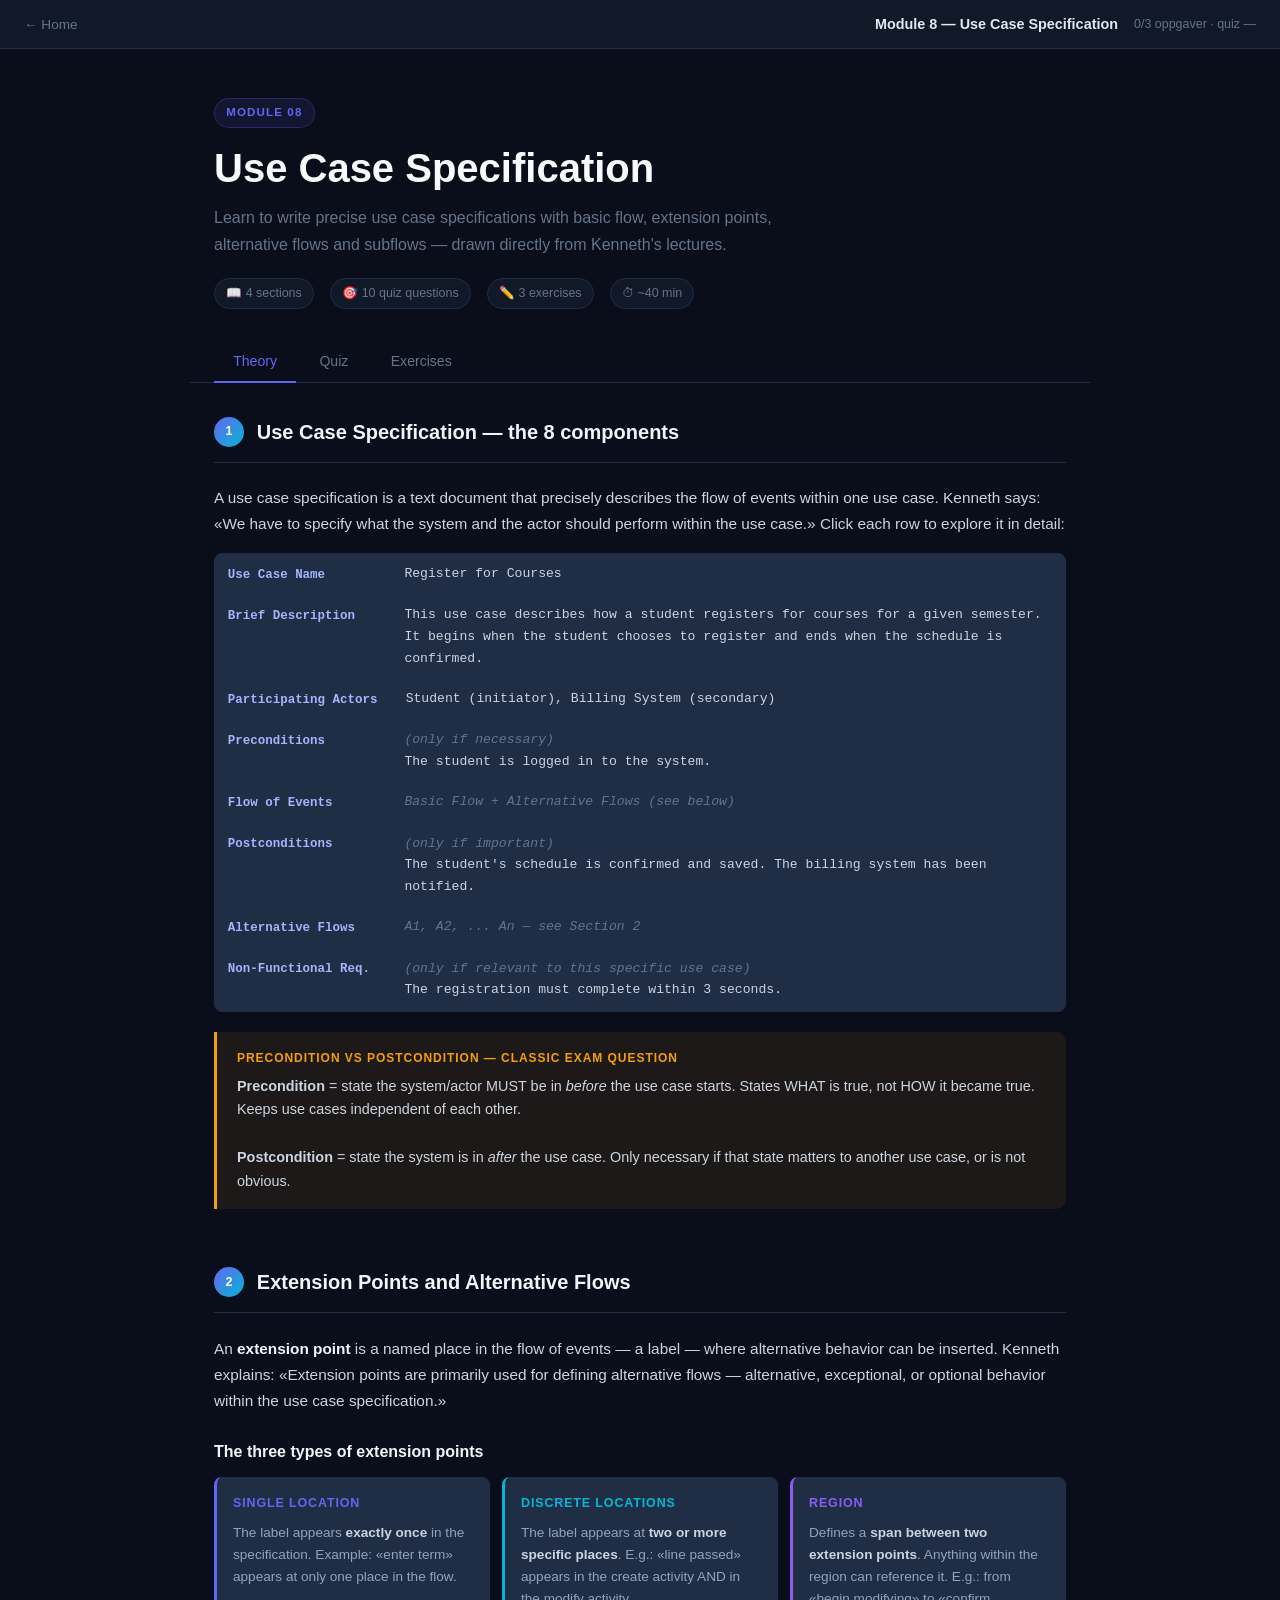
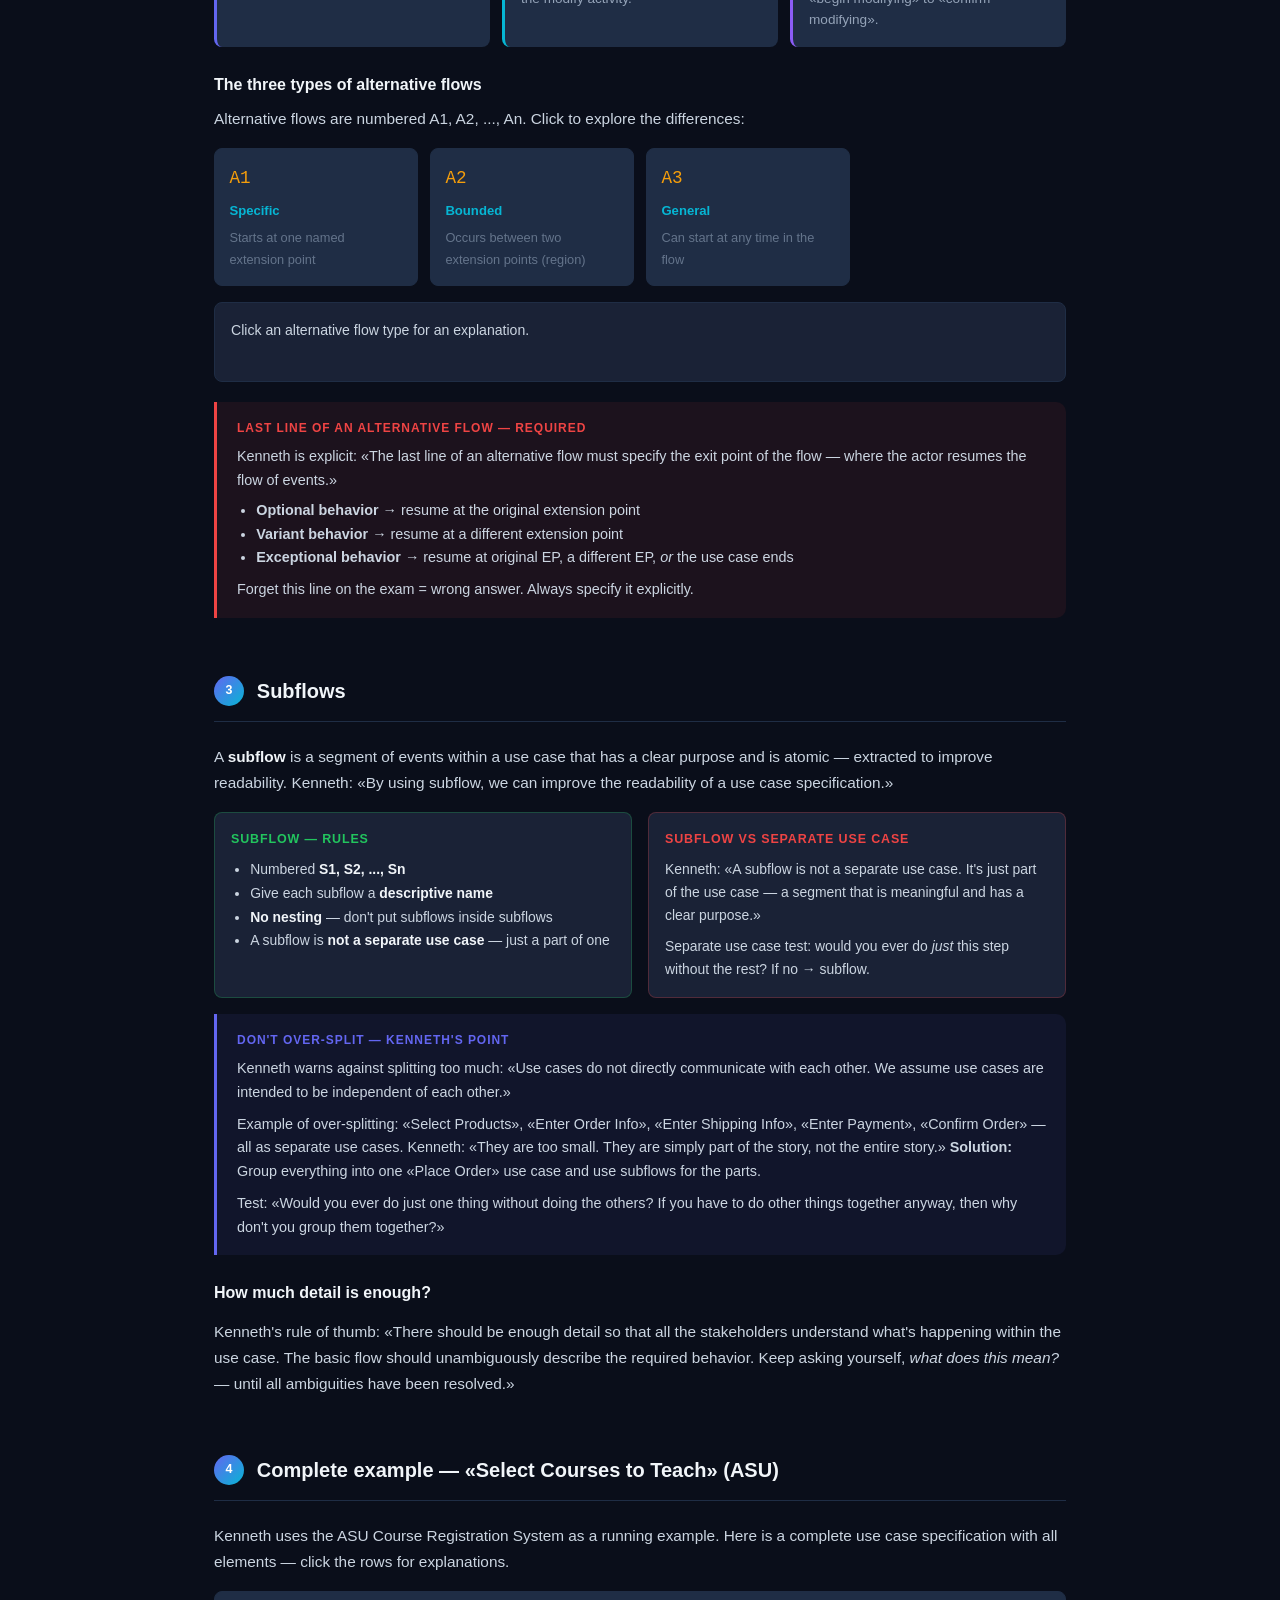
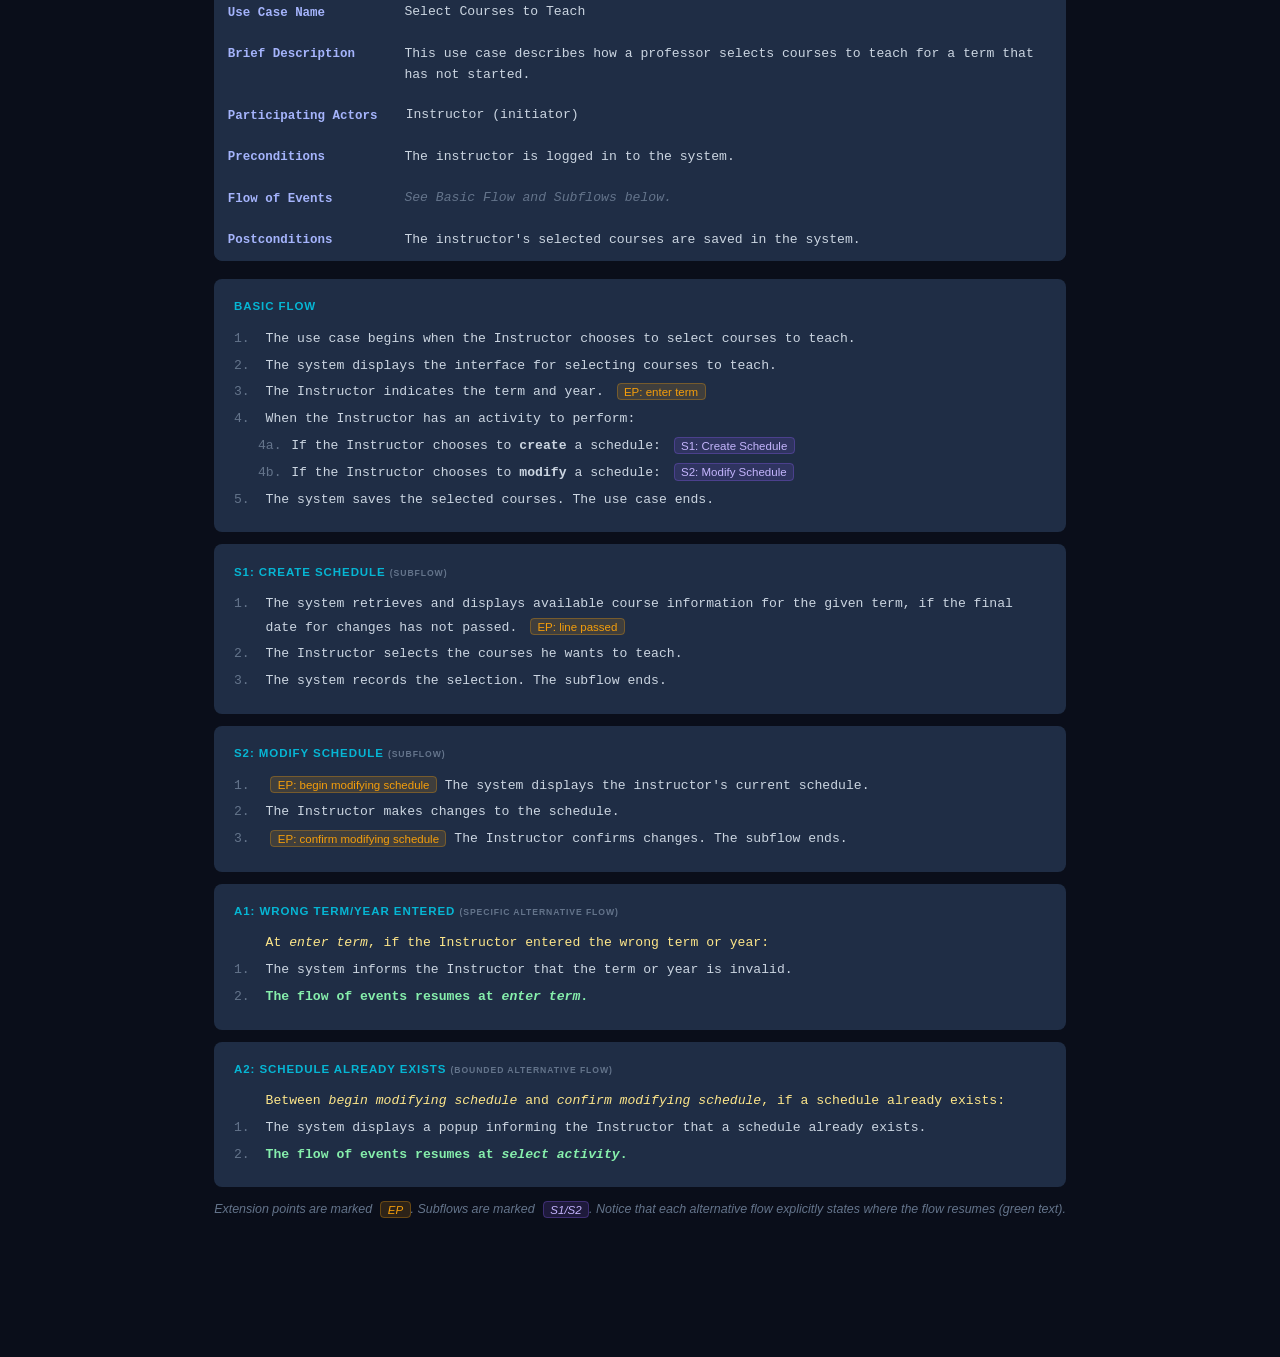
<file: modules/module-08/index.html>
<!DOCTYPE html>
<html lang="en">
<head>
  <meta charset="UTF-8">
  <meta name="viewport" content="width=device-width, initial-scale=1.0">
  <title>Module 8 — Use Case Specification</title>
  <style>
    :root {
      --bg:#0a0e1a; --surface:#111827; --surface2:#1a2236; --surface3:#1f2d45;
      --border:#1f2d45; --accent:#6366f1; --accent2:#06b6d4; --accent3:#8b5cf6;
      --text:#e2e8f0; --muted:#64748b; --success:#22c55e; --warn:#f59e0b; --danger:#ef4444;
      --radius:10px;
    }
    *,*::before,*::after{box-sizing:border-box;margin:0;padding:0}
    body{font-family:-apple-system,BlinkMacSystemFont,'Inter',sans-serif;background:var(--bg);color:var(--text);line-height:1.7}
    nav{background:var(--surface);border-bottom:1px solid var(--border);padding:.75rem 1.5rem;display:flex;align-items:center;gap:1rem;position:sticky;top:0;z-index:50}
    .nav-back{font-size:.85rem;color:var(--muted);text-decoration:none}
    .nav-back:hover{color:var(--text)}
    .nav-title{font-size:.9rem;font-weight:600;color:var(--text);margin-left:auto}
    .nav-prog{font-size:.78rem;color:var(--muted)}
    .hero{padding:3rem 1.5rem 2rem;max-width:900px;margin:0 auto}
    .module-tag{font-size:.72rem;font-weight:700;letter-spacing:.1em;text-transform:uppercase;color:var(--accent);background:rgba(99,102,241,.1);border:1px solid rgba(99,102,241,.25);padding:.25rem .7rem;border-radius:99px;display:inline-block;margin-bottom:1rem}
    .hero h1{font-size:clamp(1.7rem,4vw,2.5rem);font-weight:800;color:#f8fafc;line-height:1.2}
    .hero p{margin-top:.75rem;color:var(--muted);font-size:1rem;max-width:580px}
    .hero-meta{display:flex;gap:1rem;margin-top:1.2rem;flex-wrap:wrap}
    .meta-pill{font-size:.78rem;color:var(--muted);background:var(--surface);border:1px solid var(--border);padding:.25rem .7rem;border-radius:99px}
    .tabs{display:flex;gap:.25rem;border-bottom:1px solid var(--border);padding:0 1.5rem;max-width:900px;margin:0 auto}
    .tab{padding:.75rem 1.2rem;font-size:.88rem;font-weight:500;color:var(--muted);cursor:pointer;border-bottom:2px solid transparent;margin-bottom:-1px;background:none;border-top:none;border-left:none;border-right:none;transition:color .15s,border-color .15s}
    .tab:hover{color:var(--text)}
    .tab.active{color:var(--accent);border-bottom-color:var(--accent)}
    .content{max-width:900px;margin:0 auto;padding:2rem 1.5rem 5rem}
    .panel{display:none}.panel.active{display:block}

    .section{margin-bottom:3.5rem}
    .section-header{display:flex;align-items:center;gap:.8rem;margin-bottom:1.4rem;padding-bottom:.8rem;border-bottom:1px solid var(--border)}
    .section-num{width:30px;height:30px;background:linear-gradient(135deg,var(--accent),var(--accent2));border-radius:50%;display:flex;align-items:center;justify-content:center;font-size:.78rem;font-weight:700;color:#fff;flex-shrink:0}
    .section h2{font-size:1.25rem;font-weight:700;color:#f1f5f9}
    .prose{color:#cbd5e1;font-size:.96rem;margin-bottom:1rem}
    .prose strong{color:#f1f5f9}
    ul.prose-list{color:#cbd5e1;font-size:.95rem;margin:.5rem 0 1rem 1.4rem}
    ul.prose-list li{margin-bottom:.45rem}

    .callout{border-radius:0 var(--radius) var(--radius) 0;padding:1rem 1.25rem;margin:1.2rem 0}
    .callout.info{background:rgba(99,102,241,.08);border-left:3px solid var(--accent)}
    .callout.tip{background:rgba(6,182,212,.08);border-left:3px solid var(--accent2)}
    .callout.warn{background:rgba(245,158,11,.08);border-left:3px solid var(--warn)}
    .callout.danger{background:rgba(239,68,68,.08);border-left:3px solid var(--danger)}
    .callout-title{font-size:.75rem;font-weight:700;text-transform:uppercase;letter-spacing:.08em;margin-bottom:.4rem}
    .callout.info .callout-title{color:var(--accent)}
    .callout.tip .callout-title{color:var(--accent2)}
    .callout.warn .callout-title{color:var(--warn)}
    .callout.danger .callout-title{color:var(--danger)}
    .callout p,.callout li{font-size:.9rem;color:#cbd5e1;line-height:1.65}
    .callout ul{margin:.4rem 0 0 1.2rem}

    .fig{background:var(--surface2);border:1px solid var(--border);border-radius:var(--radius);padding:1.5rem;margin:1.25rem 0;overflow-x:auto}
    .fig-caption{font-size:.78rem;color:var(--muted);margin-top:.85rem;text-align:center;font-style:italic}
    .fig-title{font-size:.8rem;font-weight:700;text-transform:uppercase;letter-spacing:.08em;color:var(--muted);margin-bottom:1rem}

    /* UC SPEC TEMPLATE */
    .uc-spec{font-family:'Courier New',monospace;font-size:.82rem;background:var(--surface3);border-radius:8px;overflow:hidden;border:1px solid var(--border)}
    .uc-row{display:flex;border-bottom:1px solid var(--border);min-height:36px}
    .uc-row:last-child{border-bottom:none}
    .uc-row.clickable{cursor:pointer;transition:background .15s}
    .uc-row.clickable:hover,.uc-row.clickable.active{background:rgba(99,102,241,.12)}
    .uc-label{padding:.55rem .8rem;min-width:175px;font-weight:700;color:#a5b4fc;border-right:1px solid var(--border);flex-shrink:0;font-size:.78rem;display:flex;align-items:flex-start;padding-top:.65rem}
    .uc-val{padding:.55rem .9rem;color:#cbd5e1;font-size:.82rem;line-height:1.65;flex:1}
    .uc-val.code{color:#86efac;font-family:'Courier New',monospace}
    .uc-val em{color:var(--muted);font-style:italic}
    .uc-explain{background:rgba(99,102,241,.08);border-top:1px solid var(--border);padding:.75rem 1rem;font-size:.85rem;color:#cbd5e1;line-height:1.65;display:none}
    .uc-explain.show{display:block}

    /* FLOW DISPLAY */
    .flow-block{background:var(--surface3);border-radius:8px;padding:1.1rem 1.25rem;margin:.6rem 0;font-family:'Courier New',monospace;font-size:.82rem;line-height:1.8;color:#cbd5e1}
    .flow-block .flow-title{font-size:.72rem;font-weight:700;text-transform:uppercase;letter-spacing:.08em;color:var(--accent2);margin-bottom:.6rem;font-family:sans-serif}
    .flow-step{display:flex;gap:.6rem;margin:.2rem 0}
    .flow-step .step-num{color:var(--muted);min-width:22px;flex-shrink:0}
    .flow-step .step-text{color:#cbd5e1}
    .flow-step.indent{padding-left:1.5rem}
    .ep-tag{background:rgba(245,158,11,.15);border:1px solid rgba(245,158,11,.3);color:var(--warn);font-size:.72rem;padding:.1rem .4rem;border-radius:4px;font-family:sans-serif;vertical-align:middle;margin-left:.3rem}
    .sub-tag{background:rgba(139,92,246,.15);border:1px solid rgba(139,92,246,.3);color:#c4b5fd;font-size:.72rem;padding:.1rem .4rem;border-radius:4px;font-family:sans-serif;vertical-align:middle;margin-left:.3rem}

    /* ALT FLOW TYPE CARDS */
    .af-grid{display:grid;grid-template-columns:repeat(auto-fill,minmax(200px,1fr));gap:.75rem;margin:1rem 0}
    .af-card{background:var(--surface3);border:1.5px solid var(--border);border-radius:8px;padding:.9rem;cursor:pointer;transition:border-color .15s}
    .af-card:hover,.af-card.active{border-color:var(--accent2)}
    .af-title{font-size:.82rem;font-weight:700;color:var(--accent2);margin-bottom:.3rem}
    .af-sym{font-size:1.1rem;font-family:monospace;color:var(--warn);margin-bottom:.4rem}
    .af-explain-box{background:var(--surface2);border:1px solid var(--border);border-radius:8px;padding:1rem;font-size:.88rem;color:#cbd5e1;min-height:80px;margin-top:.5rem;line-height:1.65}

    /* QUIZ */
    .quiz-progress{display:flex;gap:.35rem;margin-bottom:1.75rem;flex-wrap:wrap}
    .qp-dot{width:11px;height:11px;border-radius:50%;background:var(--border);transition:background .2s}
    .qp-dot.correct{background:var(--success)}.qp-dot.wrong{background:var(--danger)}
    .q-num{font-size:.72rem;font-weight:700;text-transform:uppercase;letter-spacing:.1em;color:var(--muted);margin-bottom:.5rem}
    .q-text{font-size:1rem;font-weight:600;color:#f1f5f9;margin-bottom:1.25rem;line-height:1.55}
    .q-options{display:flex;flex-direction:column;gap:.5rem}
    .q-opt{background:var(--surface2);border:1px solid var(--border);border-radius:8px;padding:.75rem 1rem;cursor:pointer;font-size:.9rem;color:var(--text);text-align:left;transition:border-color .15s,background .15s}
    .q-opt:hover:not(:disabled){border-color:var(--accent);background:rgba(99,102,241,.08)}
    .q-opt.correct{border-color:var(--success)!important;background:rgba(34,197,94,.1);color:#86efac}
    .q-opt.wrong{border-color:var(--danger)!important;background:rgba(239,68,68,.1);color:#fca5a5}
    .q-explanation{margin-top:.9rem;background:var(--surface3);border-radius:8px;padding:.9rem 1rem;font-size:.87rem;color:#cbd5e1;display:none;line-height:1.65}
    .q-explanation.show{display:block}
    .q-nav{display:flex;gap:.75rem;margin-top:1.25rem;align-items:center;flex-wrap:wrap}
    .q-nav button{padding:.5rem 1.1rem;border-radius:6px;font-size:.85rem;font-weight:500;cursor:pointer;border:1px solid var(--border);background:var(--surface2);color:var(--text);transition:background .15s}
    .q-nav button:hover{background:var(--surface3)}
    .q-nav button.primary{background:var(--accent);border-color:var(--accent);color:#fff}
    .q-nav button.primary:hover{opacity:.88}
    .q-score{font-size:.82rem;color:var(--muted);margin-left:auto}
    .quiz-result{text-align:center;padding:2.5rem}
    .score-big{font-size:3.5rem;font-weight:800;color:var(--accent)}
    .quiz-result p{color:var(--muted);margin-top:.5rem;font-size:.95rem}
    .quiz-result button{margin-top:1.5rem;padding:.6rem 1.6rem;border-radius:6px;background:var(--accent);border:none;color:#fff;font-size:.9rem;font-weight:600;cursor:pointer}

    /* EXERCISES */
    .exercise{background:var(--surface);border:1px solid var(--border);border-radius:var(--radius);margin-bottom:1.25rem;overflow:hidden}
    .ex-header{padding:1rem 1.25rem;display:flex;align-items:flex-start;gap:.75rem;cursor:pointer;user-select:none}
    .ex-header:hover{background:var(--surface2)}
    .ex-num{background:var(--surface3);border-radius:6px;padding:.2rem .55rem;font-size:.75rem;font-weight:700;color:var(--muted);flex-shrink:0;margin-top:.15rem}
    .ex-header h3{font-size:.92rem;font-weight:600;color:#f1f5f9;flex:1;line-height:1.5}
    .ex-toggle{font-size:.75rem;color:var(--muted);flex-shrink:0;margin-top:.15rem}
    .ex-body{padding:1.25rem;border-top:1px solid var(--border);display:none}
    .ex-body p,.ex-body li{font-size:.9rem;color:#cbd5e1;line-height:1.65}
    .ex-body ul{margin:.6rem 0 .6rem 1.3rem}
    .ex-body strong{color:#f1f5f9}
    .solution{background:var(--surface2);border-radius:8px;padding:1.1rem;margin-top:1rem;display:none}
    .solution.show{display:block}
    .sol-title{font-size:.78rem;font-weight:700;text-transform:uppercase;letter-spacing:.08em;color:var(--success);margin-bottom:.65rem}
    .solution p,.solution li{font-size:.88rem;color:#cbd5e1;line-height:1.65}
    .solution ul{margin:.5rem 0 .5rem 1.3rem}
    .solution strong{color:#f1f5f9}
    .sol-btn{margin-top:.85rem;padding:.4rem .9rem;border-radius:6px;font-size:.82rem;font-weight:500;background:transparent;border:1px solid var(--border);color:var(--muted);cursor:pointer;transition:color .15s,border-color .15s}
    .sol-btn:hover{border-color:var(--success);color:var(--success)}
    .done-btn{display:inline-block;margin-top:.75rem;padding:.5rem 1.1rem;border-radius:6px;font-size:.85rem;font-weight:500;background:rgba(34,197,94,.08);border:1px solid rgba(34,197,94,.25);color:var(--success);cursor:pointer;transition:background .15s}
    .done-btn:hover{background:rgba(34,197,94,.18)}.done-btn.done{background:rgba(34,197,94,.2)}

    code{font-family:'Courier New',monospace;font-size:.85em;background:var(--surface3);padding:.1em .4em;border-radius:4px;color:#a5b4fc}
    .two-col{display:grid;grid-template-columns:1fr 1fr;gap:1rem;margin:1rem 0}
    @media(max-width:620px){.two-col{grid-template-columns:1fr}}
  </style>
</head>
<body>

<nav>
  <a href="../../index.html" class="nav-back">← Home</a>
  <span class="nav-title">Module 8 — Use Case Specification</span>
  <span class="nav-prog" id="nav-prog"></span>
</nav>

<div class="hero">
  <div class="module-tag">Module 08</div>
  <h1>Use Case Specification</h1>
  <p>Learn to write precise use case specifications with basic flow, extension points, alternative flows and subflows — drawn directly from Kenneth's lectures.</p>
  <div class="hero-meta">
    <span class="meta-pill">📖 4 sections</span>
    <span class="meta-pill">🎯 10 quiz questions</span>
    <span class="meta-pill">✏️ 3 exercises</span>
    <span class="meta-pill">⏱ ~40 min</span>
  </div>
</div>

<div class="tabs">
  <button class="tab active" onclick="switchTab('theory',this)">Theory</button>
  <button class="tab" onclick="switchTab('quiz',this)">Quiz</button>
  <button class="tab" onclick="switchTab('exercises',this)">Exercises</button>
</div>

<div class="content">
<!-- ═══════════════════ THEORY ═══════════════════ -->
<div class="panel active" id="panel-theory">

<!-- ─── SECTION 1: Use Case Specification Format ─── -->
<div class="section">
  <div class="section-header">
    <div class="section-num">1</div>
    <h2>Use Case Specification — the 8 components</h2>
  </div>

  <p class="prose">A use case specification is a text document that precisely describes the flow of events within one use case. Kenneth says: «We have to specify what the system and the actor should perform within the use case.» Click each row to explore it in detail:</p>

  <div class="uc-spec">
    <div class="uc-row clickable" onclick="toggleUCRow(this,'uc-exp-1')">
      <div class="uc-label">Use Case Name</div>
      <div class="uc-val">Register for Courses</div>
    </div>
    <div class="uc-explain" id="uc-exp-1">
      <strong>Required.</strong> Use present tense, active voice, from the actor's perspective. E.g.: «Register for Courses», «Withdraw Money», «Select Courses to Teach». Reflects what the actor does — not what the system does.
    </div>

    <div class="uc-row clickable" onclick="toggleUCRow(this,'uc-exp-2')">
      <div class="uc-label">Brief Description</div>
      <div class="uc-val">This use case describes how a student registers for courses for a given semester. It begins when the student chooses to register and ends when the schedule is confirmed.</div>
    </div>
    <div class="uc-explain" id="uc-exp-2">
      <strong>Required.</strong> Short and precise — purpose and high-level overview. Include: what the use case does, who initiates it, and when it ends. Keep it to 2–4 sentences.
    </div>

    <div class="uc-row clickable" onclick="toggleUCRow(this,'uc-exp-3')">
      <div class="uc-label">Participating Actors</div>
      <div class="uc-val">Student (initiator), Billing System (secondary)</div>
    </div>
    <div class="uc-explain" id="uc-exp-3">
      <strong>Required.</strong> List all actors — primary (the one who initiates) and secondary (other systems/actors that participate). The distinction between primary and secondary matters for the use case diagram (arrow vs plain line).
    </div>

    <div class="uc-row clickable" onclick="toggleUCRow(this,'uc-exp-4')">
      <div class="uc-label">Preconditions</div>
      <div class="uc-val"><em>(only if necessary)</em><br>The student is logged in to the system.</div>
    </div>
    <div class="uc-explain" id="uc-exp-4">
      <strong>Optional — only add if the use case CANNOT be performed without certain preconditions.</strong>
      <br><br>
      Kenneth: «A precondition is a statement about the state that the system and/or the actor must be in for the use case to be performed.»
      <br><br>
      Two critical rules:
      <ul style="margin:.5rem 0 0 1.2rem">
        <li><strong>Precondition states WHAT must be true — not HOW to make it true.</strong> Write: «Student is logged in», not «Student must log in by entering username and password».</li>
        <li><strong>Preconditions keep use cases independent of each other.</strong> You don't need to describe the login flow inside the Register use case — the precondition captures the requirement without coupling the two use cases.</li>
      </ul>
      <br>
      ATM example: precondition for «Withdraw Money» → «Balance ≥ amount to withdraw». This states WHAT must be true, not an explanation of how the system checks it.
    </div>

    <div class="uc-row clickable" onclick="toggleUCRow(this,'uc-exp-5')">
      <div class="uc-label">Flow of Events</div>
      <div class="uc-val"><em>Basic Flow + Alternative Flows (see below)</em></div>
    </div>
    <div class="uc-explain" id="uc-exp-5">
      <strong>Required.</strong> Describe the sequence of actions — what the system and actor do. Always start with the <em>basic flow</em> (the normal path). Add <em>alternative flows</em> afterwards for exceptions, variants and optional behavior.
      <br><br>
      Basic flow is written as pseudo-code: <code>if/then</code>, <code>while</code>, <code>repeat</code>. Kenneth: «It's kind of like specifying the flow of events using pseudo-code.»
    </div>

    <div class="uc-row clickable" onclick="toggleUCRow(this,'uc-exp-6')">
      <div class="uc-label">Postconditions</div>
      <div class="uc-val"><em>(only if important)</em><br>The student's schedule is confirmed and saved. The billing system has been notified.</div>
    </div>
    <div class="uc-explain" id="uc-exp-6">
      <strong>Optional — only add when necessary.</strong> Kenneth: «A postcondition is only needed if the system state when the use case ends is important to an actor, OR if the completion leaves the system in a state that may need to be a precondition for another use case.»
      <br><br>
      ATM example: postcondition for «Withdraw Money» → «Balance is still non-negative after withdrawal.»
      <br><br>
      Purpose: helps stakeholders understand the outcome of the use case — especially important when the resulting state is not obvious.
    </div>

    <div class="uc-row clickable" onclick="toggleUCRow(this,'uc-exp-7')">
      <div class="uc-label">Alternative Flows</div>
      <div class="uc-val"><em>A1, A2, ... An — see Section 2</em></div>
    </div>
    <div class="uc-explain" id="uc-exp-7">
      <strong>Add as needed.</strong> Alternative flows describe optional, variant or exceptional behavior. They are numbered A1, A2, ..., An. Each alternative flow explicitly specifies <em>where it resumes</em> at the end. See Section 2 for a detailed walkthrough.
    </div>

    <div class="uc-row clickable" onclick="toggleUCRow(this,'uc-exp-8')">
      <div class="uc-label">Non-Functional Req.</div>
      <div class="uc-val"><em>(only if relevant to this specific use case)</em><br>The registration must complete within 3 seconds.</div>
    </div>
    <div class="uc-explain" id="uc-exp-8">
      <strong>Optional.</strong> Only non-functional requirements specific to <em>this</em> use case (e.g. response time for registration). General system-wide NFRs belong in the SRS, not here.
    </div>
  </div>

  <div class="callout warn" style="margin-top:1.25rem">
    <div class="callout-title">Precondition vs Postcondition — classic exam question</div>
    <p><strong>Precondition</strong> = state the system/actor MUST be in <em>before</em> the use case starts. States WHAT is true, not HOW it became true. Keeps use cases independent of each other.<br><br>
    <strong>Postcondition</strong> = state the system is in <em>after</em> the use case. Only necessary if that state matters to another use case, or is not obvious.</p>
  </div>
</div>

<!-- ─── SECTION 2: Extension Points and Alternative Flows ─── -->
<div class="section">
  <div class="section-header">
    <div class="section-num">2</div>
    <h2>Extension Points and Alternative Flows</h2>
  </div>

  <p class="prose">An <strong>extension point</strong> is a named place in the flow of events — a label — where alternative behavior can be inserted. Kenneth explains: «Extension points are primarily used for defining alternative flows — alternative, exceptional, or optional behavior within the use case specification.»</p>

  <h3 style="font-size:1rem;font-weight:700;color:#f1f5f9;margin:1.5rem 0 .75rem">The three types of extension points</h3>

  <div style="display:grid;grid-template-columns:repeat(auto-fill,minmax(220px,1fr));gap:.75rem;margin-bottom:1.25rem">
    <div style="background:var(--surface3);border-radius:8px;padding:1rem;border-left:3px solid var(--accent)">
      <div style="font-size:.78rem;font-weight:700;color:var(--accent);margin-bottom:.5rem;text-transform:uppercase;letter-spacing:.07em">Single Location</div>
      <p style="font-size:.85rem;color:#94a3b8;line-height:1.6">The label appears <strong style="color:#cbd5e1">exactly once</strong> in the specification. Example: «enter term» appears at only one place in the flow.</p>
    </div>
    <div style="background:var(--surface3);border-radius:8px;padding:1rem;border-left:3px solid var(--accent2)">
      <div style="font-size:.78rem;font-weight:700;color:var(--accent2);margin-bottom:.5rem;text-transform:uppercase;letter-spacing:.07em">Discrete Locations</div>
      <p style="font-size:.85rem;color:#94a3b8;line-height:1.6">The label appears at <strong style="color:#cbd5e1">two or more specific places</strong>. E.g.: «line passed» appears in the create activity AND in the modify activity.</p>
    </div>
    <div style="background:var(--surface3);border-radius:8px;padding:1rem;border-left:3px solid var(--accent3)">
      <div style="font-size:.78rem;font-weight:700;color:var(--accent3);margin-bottom:.5rem;text-transform:uppercase;letter-spacing:.07em">Region</div>
      <p style="font-size:.85rem;color:#94a3b8;line-height:1.6">Defines a <strong style="color:#cbd5e1">span between two extension points</strong>. Anything within the region can reference it. E.g.: from «begin modifying» to «confirm modifying».</p>
    </div>
  </div>

  <h3 style="font-size:1rem;font-weight:700;color:#f1f5f9;margin:1.5rem 0 .5rem">The three types of alternative flows</h3>
  <p class="prose">Alternative flows are numbered A1, A2, ..., An. Click to explore the differences:</p>

  <div class="af-grid">
    <div class="af-card" onclick="showAF(this,'specific','<strong>Specific Alternative Flow</strong><br><br>Starts at one specific extension point. First line takes the form:<br><br><code>At [extension point], if/when [condition], [action].</code><br><br>E.g.: «At <em>select activity</em>, if the instructor entered the wrong term or year, the system informs the instructor that the term or year is invalid. The flow of events resumes at <em>enter term</em>.»<br><br>Depends on something specific happening at a specific place in the flow.')">
      <div class="af-sym">A1</div>
      <div class="af-title">Specific</div>
      <p style="font-size:.8rem;color:var(--muted)">Starts at one named extension point</p>
    </div>
    <div class="af-card" onclick="showAF(this,'bounded','<strong>Bounded Alternative Flow</strong><br><br>Can occur <em>between</em> two extension points — within a region. First line:<br><br><code>Between [EP1] and [EP2], if/when [condition], [action].</code><br><br>E.g.: «Between <em>begin modifying schedule</em> and <em>confirm modifying schedule</em>, if a schedule already exists, show a popup. The flow of events resumes at <em>select activity</em>.»<br><br>Useful for modeling errors that can arise throughout a whole sequence.')">
      <div class="af-sym">A2</div>
      <div class="af-title">Bounded</div>
      <p style="font-size:.8rem;color:var(--muted)">Occurs between two extension points (region)</p>
    </div>
    <div class="af-card" onclick="showAF(this,'general','<strong>General Alternative Flow</strong><br><br>Can start <em>at any time</em> in the flow — not tied to a specific place. First line:<br><br><code>At any time, if/when [condition], [action].</code><br><br>E.g.: «At any time, if the student cancels, the system discards all changes. The use case ends.»<br><br>Typically used for generic exceptions: timeouts, cancellation, network errors.')">
      <div class="af-sym">A3</div>
      <div class="af-title">General</div>
      <p style="font-size:.8rem;color:var(--muted)">Can start at any time in the flow</p>
    </div>
  </div>
  <div class="af-explain-box" id="af-explain">Click an alternative flow type for an explanation.</div>

  <div class="callout danger" style="margin-top:1.25rem">
    <div class="callout-title">Last line of an alternative flow — required</div>
    <p>Kenneth is explicit: «The last line of an alternative flow must specify the exit point of the flow — where the actor resumes the flow of events.»</p>
    <ul>
      <li><strong>Optional behavior</strong> → resume at the original extension point</li>
      <li><strong>Variant behavior</strong> → resume at a different extension point</li>
      <li><strong>Exceptional behavior</strong> → resume at original EP, a different EP, <em>or</em> the use case ends</li>
    </ul>
    <p style="margin-top:.5rem">Forget this line on the exam = wrong answer. Always specify it explicitly.</p>
  </div>
</div>

<!-- ─── SECTION 3: Subflows ─── -->
<div class="section">
  <div class="section-header">
    <div class="section-num">3</div>
    <h2>Subflows</h2>
  </div>

  <p class="prose">A <strong>subflow</strong> is a segment of events within a use case that has a clear purpose and is atomic — extracted to improve readability. Kenneth: «By using subflow, we can improve the readability of a use case specification.»</p>

  <div class="two-col">
    <div style="background:var(--surface2);border:1px solid rgba(34,197,94,.25);border-radius:8px;padding:1rem">
      <div style="font-size:.78rem;font-weight:700;color:var(--success);margin-bottom:.5rem;text-transform:uppercase;letter-spacing:.07em">Subflow — rules</div>
      <ul style="font-size:.87rem;color:#cbd5e1;line-height:1.7;margin-left:1.2rem">
        <li>Numbered <strong style="color:#f1f5f9">S1, S2, ..., Sn</strong></li>
        <li>Give each subflow a <strong style="color:#f1f5f9">descriptive name</strong></li>
        <li><strong style="color:#f1f5f9">No nesting</strong> — don't put subflows inside subflows</li>
        <li>A subflow is <strong style="color:#f1f5f9">not a separate use case</strong> — just a part of one</li>
      </ul>
    </div>
    <div style="background:var(--surface2);border:1px solid rgba(239,68,68,.25);border-radius:8px;padding:1rem">
      <div style="font-size:.78rem;font-weight:700;color:var(--danger);margin-bottom:.5rem;text-transform:uppercase;letter-spacing:.07em">Subflow vs separate use case</div>
      <p style="font-size:.87rem;color:#cbd5e1;line-height:1.65">Kenneth: «A subflow is not a separate use case. It's just part of the use case — a segment that is meaningful and has a clear purpose.»</p>
      <p style="font-size:.87rem;color:#cbd5e1;line-height:1.65;margin-top:.5rem">Separate use case test: would you ever do <em>just</em> this step without the rest? If no → subflow.</p>
    </div>
  </div>

  <div class="callout info" style="margin-top:1rem">
    <div class="callout-title">Don't over-split — Kenneth's point</div>
    <p>Kenneth warns against splitting too much: «Use cases do not directly communicate with each other. We assume use cases are intended to be independent of each other.»</p>
    <p style="margin-top:.5rem">Example of over-splitting: «Select Products», «Enter Order Info», «Enter Shipping Info», «Enter Payment», «Confirm Order» — all as separate use cases. Kenneth: «They are too small. They are simply part of the story, not the entire story.» <strong>Solution:</strong> Group everything into one «Place Order» use case and use subflows for the parts.</p>
    <p style="margin-top:.5rem">Test: «Would you ever do just one thing without doing the others? If you have to do other things together anyway, then why don't you group them together?»</p>
  </div>

  <h3 style="font-size:1rem;font-weight:700;color:#f1f5f9;margin:1.5rem 0 .75rem">How much detail is enough?</h3>
  <p class="prose">Kenneth's rule of thumb: «There should be enough detail so that all the stakeholders understand what's happening within the use case. The basic flow should unambiguously describe the required behavior. Keep asking yourself, <em>what does this mean?</em> — until all ambiguities have been resolved.»</p>
</div>

<!-- ─── SECTION 4: Complete example ─── -->
<div class="section">
  <div class="section-header">
    <div class="section-num">4</div>
    <h2>Complete example — «Select Courses to Teach» (ASU)</h2>
  </div>

  <p class="prose">Kenneth uses the ASU Course Registration System as a running example. Here is a complete use case specification with all elements — click the rows for explanations.</p>

  <div class="uc-spec">
    <div class="uc-row">
      <div class="uc-label">Use Case Name</div>
      <div class="uc-val">Select Courses to Teach</div>
    </div>
    <div class="uc-row">
      <div class="uc-label">Brief Description</div>
      <div class="uc-val">This use case describes how a professor selects courses to teach for a term that has not started.</div>
    </div>
    <div class="uc-row">
      <div class="uc-label">Participating Actors</div>
      <div class="uc-val">Instructor (initiator)</div>
    </div>
    <div class="uc-row">
      <div class="uc-label">Preconditions</div>
      <div class="uc-val">The instructor is logged in to the system.</div>
    </div>
    <div class="uc-row">
      <div class="uc-label">Flow of Events</div>
      <div class="uc-val"><em>See Basic Flow and Subflows below.</em></div>
    </div>
    <div class="uc-row">
      <div class="uc-label">Postconditions</div>
      <div class="uc-val">The instructor's selected courses are saved in the system.</div>
    </div>
  </div>

  <div class="flow-block" style="margin-top:1.1rem">
    <div class="flow-title">Basic Flow</div>
    <div class="flow-step"><span class="step-num">1.</span><span class="step-text">The use case begins when the Instructor chooses to select courses to teach.</span></div>
    <div class="flow-step"><span class="step-num">2.</span><span class="step-text">The system displays the interface for selecting courses to teach.</span></div>
    <div class="flow-step"><span class="step-num">3.</span><span class="step-text">The Instructor indicates the term and year. <span class="ep-tag">EP: enter term</span></span></div>
    <div class="flow-step"><span class="step-num">4.</span><span class="step-text">When the Instructor has an activity to perform:</span></div>
    <div class="flow-step indent"><span class="step-num">4a.</span><span class="step-text">If the Instructor chooses to <strong>create</strong> a schedule: <span class="sub-tag">S1: Create Schedule</span></span></div>
    <div class="flow-step indent"><span class="step-num">4b.</span><span class="step-text">If the Instructor chooses to <strong>modify</strong> a schedule: <span class="sub-tag">S2: Modify Schedule</span></span></div>
    <div class="flow-step"><span class="step-num">5.</span><span class="step-text">The system saves the selected courses. The use case ends.</span></div>
  </div>

  <div class="flow-block" style="margin-top:.75rem">
    <div class="flow-title">S1: Create Schedule <span style="color:var(--muted);font-size:.75em">(Subflow)</span></div>
    <div class="flow-step"><span class="step-num">1.</span><span class="step-text">The system retrieves and displays available course information for the given term, if the final date for changes has not passed. <span class="ep-tag">EP: line passed</span></span></div>
    <div class="flow-step"><span class="step-num">2.</span><span class="step-text">The Instructor selects the courses he wants to teach.</span></div>
    <div class="flow-step"><span class="step-num">3.</span><span class="step-text">The system records the selection. The subflow ends.</span></div>
  </div>

  <div class="flow-block" style="margin-top:.75rem">
    <div class="flow-title">S2: Modify Schedule <span style="color:var(--muted);font-size:.75em">(Subflow)</span></div>
    <div class="flow-step"><span class="step-num">1.</span><span class="step-text"><span class="ep-tag">EP: begin modifying schedule</span> The system displays the instructor's current schedule.</span></div>
    <div class="flow-step"><span class="step-num">2.</span><span class="step-text">The Instructor makes changes to the schedule.</span></div>
    <div class="flow-step"><span class="step-num">3.</span><span class="step-text"><span class="ep-tag">EP: confirm modifying schedule</span> The Instructor confirms changes. The subflow ends.</span></div>
  </div>

  <div class="flow-block" style="margin-top:.75rem">
    <div class="flow-title">A1: Wrong Term/Year Entered <span style="color:var(--muted);font-size:.75em">(Specific Alternative Flow)</span></div>
    <div class="flow-step"><span class="step-num"></span><span class="step-text" style="color:#fde68a">At <em>enter term</em>, if the Instructor entered the wrong term or year:</span></div>
    <div class="flow-step"><span class="step-num">1.</span><span class="step-text">The system informs the Instructor that the term or year is invalid.</span></div>
    <div class="flow-step"><span class="step-num">2.</span><span class="step-text"><strong style="color:#86efac">The flow of events resumes at <em>enter term</em>.</strong></span></div>
  </div>

  <div class="flow-block" style="margin-top:.75rem">
    <div class="flow-title">A2: Schedule Already Exists <span style="color:var(--muted);font-size:.75em">(Bounded Alternative Flow)</span></div>
    <div class="flow-step"><span class="step-num"></span><span class="step-text" style="color:#fde68a">Between <em>begin modifying schedule</em> and <em>confirm modifying schedule</em>, if a schedule already exists:</span></div>
    <div class="flow-step"><span class="step-num">1.</span><span class="step-text">The system displays a popup informing the Instructor that a schedule already exists.</span></div>
    <div class="flow-step"><span class="step-num">2.</span><span class="step-text"><strong style="color:#86efac">The flow of events resumes at <em>select activity</em>.</strong></span></div>
  </div>

  <div class="fig-caption" style="margin-top:.75rem">Extension points are marked <span class="ep-tag">EP</span>. Subflows are marked <span class="sub-tag">S1/S2</span>. Notice that each alternative flow explicitly states where the flow resumes (green text).</div>
</div>

</div><!-- /panel-theory -->

<!-- ═══════════════════ QUIZ ═══════════════════ -->
<div class="panel" id="panel-quiz">
  <div class="quiz-progress" id="quiz-dots"></div>
  <div id="quiz-container"></div>
</div>

<!-- ═══════════════════ EXERCISES ═══════════════════ -->
<div class="panel" id="panel-exercises">

  <div class="exercise">
    <div class="ex-header" onclick="toggleEx(this)">
      <span class="ex-num">Ex 1</span>
      <h3>Write a use case specification for «Withdraw Money» (ATM)</h3>
      <span class="ex-toggle">▾</span>
    </div>
    <div class="ex-body">
      <p><strong>Scenario:</strong> Write a complete use case specification for the use case «Withdraw Money» from an ATM system. Kenneth uses this example directly in the lecture.</p>
      <ul>
        <li>The actor is a <strong>Bank Customer</strong></li>
        <li>The customer inserts the card, enters PIN, selects an amount and takes the cash</li>
        <li>The system must check that the balance is sufficient</li>
        <li>The system must update the balance after withdrawal</li>
        <li>Alternative cases: wrong PIN, insufficient balance, customer cancels</li>
      </ul>
      <p style="margin-top:.75rem">Write: Use Case Name, Brief Description, Participating Actors, Precondition, Basic Flow (with at least one extension point), Postcondition, and at least two alternative flows (specify the type for each).</p>
      <button class="sol-btn" onclick="toggleSol(this)">Show solution</button>
      <div class="solution">
        <div class="sol-title">Solution</div>
        <p><strong>Use Case Name:</strong> Withdraw Money</p>
        <p><strong>Brief Description:</strong> This use case describes how a bank customer withdraws cash from an ATM. It begins when the customer inserts their card and ends when the cash is dispensed or the transaction is cancelled.</p>
        <p><strong>Participating Actors:</strong> Bank Customer (initiator), Banking System (secondary)</p>
        <p><strong>Precondition:</strong> The ATM is operational and connected to the banking system. <em>(Kenneth's example: «Balance ≥ withdrawal amount» — but this is actually a condition checked during the flow, not a strict precondition.)</em></p>
        <p><strong>Basic Flow:</strong></p>
        <ul>
          <li>1. The use case begins when the Customer inserts their card. <em>[EP: card inserted]</em></li>
          <li>2. The system prompts for PIN entry.</li>
          <li>3. The Customer enters PIN. <em>[EP: PIN entered]</em></li>
          <li>4. The system validates the PIN and displays the menu.</li>
          <li>5. The Customer selects Withdraw and enters the amount. <em>[EP: amount entered]</em></li>
          <li>6. The system verifies sufficient balance and dispenses cash.</li>
          <li>7. The system updates the balance and ejects the card. The use case ends.</li>
        </ul>
        <p><strong>Postcondition:</strong> The customer's balance is reduced by the withdrawn amount. The balance remains non-negative. <em>(Kenneth: «The balance must still be non-negative after the withdrawal.»)</em></p>
        <p><strong>A1 (Specific — Wrong PIN):</strong> At <em>PIN entered</em>, if the PIN is incorrect: the system displays an error. After 3 failures, the card is retained and the use case ends. Otherwise, the flow resumes at <em>PIN entered</em>.</p>
        <p><strong>A2 (Specific — Insufficient Balance):</strong> At <em>amount entered</em>, if the balance is less than the requested amount: the system displays an insufficient funds message. The flow resumes at <em>amount entered</em>.</p>
        <p><strong>A3 (General — Customer Cancels):</strong> At any time, if the Customer presses Cancel: the system ejects the card and discards all changes. The use case ends.</p>
      </div>
      <button class="done-btn" onclick="markDone(this,'ex1')">✓ Mark as done</button>
    </div>
  </div>

  <div class="exercise">
    <div class="ex-header" onclick="toggleEx(this)">
      <span class="ex-num">Ex 2</span>
      <h3>Identify the type of alternative flow</h3>
      <span class="ex-toggle">▾</span>
    </div>
    <div class="ex-body">
      <p>For each alternative flow below: identify whether it is <strong>Specific</strong>, <strong>Bounded</strong>, or <strong>General</strong>. Justify your answer.</p>
      <ul>
        <li style="margin-bottom:.6rem"><strong>a)</strong> «At any time, if the network connection is lost, the system displays an error and the use case ends.»</li>
        <li style="margin-bottom:.6rem"><strong>b)</strong> «At <em>confirm order</em>, if the payment fails, the system prompts the customer to retry. The flow resumes at <em>enter payment</em>.»</li>
        <li style="margin-bottom:.6rem"><strong>c)</strong> «Between <em>begin checkout</em> and <em>confirm checkout</em>, if the shopping cart becomes empty, the system returns to the main page. The use case ends.»</li>
        <li style="margin-bottom:.6rem"><strong>d)</strong> «At <em>select activity</em> and <em>modify schedule</em>, if the deadline has passed, the system displays a message. The flow resumes at <em>select activity</em>.»</li>
      </ul>
      <button class="sol-btn" onclick="toggleSol(this)">Show solution</button>
      <div class="solution">
        <div class="sol-title">Solution</div>
        <ul>
          <li><strong>a) General</strong> — «At any time» is the classic phrasing for a general alternative flow. It can start at any point in the flow, not tied to a specific place.</li>
          <li><strong>b) Specific</strong> — «At <em>confirm order</em>» points to one specific extension point. First line: «At [EP], if [condition]» — typical specific.</li>
          <li><strong>c) Bounded</strong> — «Between <em>begin checkout</em> and <em>confirm checkout</em>» defines a region between two extension points. Classic bounded.</li>
          <li><strong>d) Discrete locations (Specific)</strong> — «At <em>select activity</em> and <em>modify schedule</em>» indicates a discrete locations extension point (appears at two places). The alternative flow type is still Specific (tied to named extension points, even though there are two).</li>
        </ul>
      </div>
      <button class="done-btn" onclick="markDone(this,'ex2')">✓ Mark as done</button>
    </div>
  </div>

  <div class="exercise">
    <div class="ex-header" onclick="toggleEx(this)">
      <span class="ex-num">Ex 3</span>
      <h3>Subflow or separate use case?</h3>
      <span class="ex-toggle">▾</span>
    </div>
    <div class="ex-body">
      <p>Kenneth warns against splitting too much. For each scenario: decide whether it should be a <strong>subflow</strong>, a <strong>separate use case</strong>, or an <strong>alternative flow</strong>. Use Kenneth's test: «Would you ever do just this one thing without doing the others?»</p>
      <ul>
        <li style="margin-bottom:.6rem"><strong>a)</strong> «Enter Payment Information» som del av «Place Order»</li>
        <li style="margin-bottom:.6rem"><strong>b)</strong> «View Order History» — en student kan åpne dette uavhengig fra menyen</li>
        <li style="margin-bottom:.6rem"><strong>c)</strong> «Create Schedule» og «Modify Schedule» som deler av «Select Courses to Teach»</li>
        <li style="margin-bottom:.6rem"><strong>d)</strong> «System disconnects unexpectedly» som del av en hvilken som helst use case</li>
      </ul>
      <button class="sol-btn" onclick="toggleSol(this)">Show solution</button>
      <div class="solution">
        <div class="sol-title">Løsning</div>
        <ul>
          <li><strong>a) Subflow.</strong> «Enter Payment Information» har ingen mening alene — du ville aldri gjøre dette uten å faktisk plassere en ordre. Det er en del av historien, ikke hele historien. Kenneth: «They are simply part of the story, not the entire story.»</li>
          <li><strong>b) Separat use case.</strong> «View Order History» er en komplett, selvstendig funksjonalitet. Studenten kan gå direkte dit fra menyen uten å gjøre noe annet. Det er sin egen komplette historie.</li>
          <li><strong>c) Subflows S1 og S2.</strong> Kenneth bruker dette eksempelet direkte. «Create Schedule» og «Modify Schedule» er deler av «Select Courses to Teach». Du ville ikke gjøre en av dem uten konteksten fra use casen de tilhører.</li>
          <li><strong>d) General Alternative Flow.</strong> «System disconnects» er ikke en subflow (ikke et segment av normalflyten) og ikke en separat use case. Det er eksepsjonell atferd som kan skje når som helst — typisk general alternative flow. «At any time, if the connection is lost...»</li>
        </ul>
      </div>
      <button class="done-btn" onclick="markDone(this,'ex3')">✓ Mark as done</button>
    </div>
  </div>

</div><!-- /panel-exercises -->
</div><!-- /content -->

<script>
const MOD_ID='mod08',KEY='se-progress-v1';
function getP(){try{return JSON.parse(localStorage.getItem(KEY))||{};}catch{return{};}}
function saveP(d){const p=getP();p[MOD_ID]={...(p[MOD_ID]||{}),...d,updatedAt:Date.now()};localStorage.setItem(KEY,JSON.stringify(p));}
function getModP(){return getP()[MOD_ID]||{};}

function switchTab(name,btn){
  document.querySelectorAll('.panel').forEach(p=>p.classList.remove('active'));
  document.querySelectorAll('.tab').forEach(t=>t.classList.remove('active'));
  document.getElementById('panel-'+name).classList.add('active');
  btn.classList.add('active');
  if(name==='quiz')renderQuiz();
}

function toggleUCRow(row, expId){
  const exp=document.getElementById(expId);
  const open=exp.classList.toggle('show');
  row.classList.toggle('active',open);
}

function showAF(el,type,html){
  document.querySelectorAll('.af-card').forEach(c=>c.classList.remove('active'));
  el.classList.add('active');
  document.getElementById('af-explain').innerHTML=html;
}

function toggleEx(header){
  const body=header.nextElementSibling;
  const arrow=header.querySelector('.ex-toggle');
  const open=body.style.display!=='none';
  body.style.display=open?'none':'block';
  arrow.textContent=open?'▾':'▴';
}
function toggleSol(btn){
  const sol=btn.nextElementSibling;
  const show=sol.classList.toggle('show');
  btn.textContent=show?'Hide solution':'Show solution';
}
function markDone(btn,id){
  btn.classList.toggle('done');
  const done=btn.classList.contains('done');
  btn.textContent=done?'✓ Done!':'✓ Mark as done';
  const p=getModP();
  const s=new Set(p.doneExercises||[]);
  done?s.add(id):s.delete(id);
  saveP({doneExercises:[...s]});
  updateNav();
}

const QUESTIONS=[
  {q:'Hva er de åtte komponentene i en use case-spesifikasjon?',opts:['Navn, beskrivelse, aktører, preconditions, flows, postconditions, alternative flows, NFR','Navn, beskrivelse, design, kode, testing, NFR, budsjett, tidsplan for levering','Aktører, use cases, assosiasjoner, multiplicity, constraints, generaliseringer, NFR, deploy','Scope, stakeholders, krav, design, implementasjon, testing, deployment, vedlikehold'],correct:0,exp:'De åtte komponentene er: (1) Use case name, (2) Brief description, (3) Participating actors, (4) Preconditions, (5) Flow of events, (6) Postconditions, (7) Alternative flows, (8) Non-functional requirements. Av disse er preconditions, postconditions og NFR valgfrie — legg dem til bare når nødvendig.'},
  {q:'En precondition sier at «The student must log in by entering username and password before the use case begins.» Hva er feil med denne formuleringen?',opts:['Den er for kort — en precondition trenger mer detalj for å være presis nok','Den mangler en eksplisitt referanse til systemet som skal håndheve betingelsen','Den bør stå i postconditions siden den beskriver en tilstand etter en handling','Den beskriver HVORDAN noe gjøres, ikke HVA som er sant — precondition skal si tilstand'],correct:3,exp:'Kenneth: «A precondition states what should be true — not how to make it true.» Riktig formulering: «The student is logged in to the system.» — dette sier hva som er sant (at studenten ER logget inn) uten å beskrive prosessen for å logge inn.'},
  {q:'Når trenger du en postcondition?',opts:['Alltid — alle use cases krever en postcondition for å definere systemets sluttilstand','Kun når use casen initieres av en sekundær aktør som ikke er i brukerflyten','Kun når tilstanden etter use casen er viktig for en annen use case eller ikke åpenbar','Kun for use cases som gjør persistente endringer i databasen eller ekstern tilstand'],correct:2,exp:'Kenneth: «A postcondition is only needed if the system state when the use case ends is important to an actor, OR if the completion leaves the system in a state that may need to be a precondition for another use case.» Eksempel: etter «Withdraw Money» → «Balance is still non-negative» — dette er ikke åpenbart og er viktig å presisere.'},
  {q:'Hva er et extension point?',opts:['En spesiell type use case som utvider systemet med ekstra funksjonalitet over tid','Et navngitt sted (label) i flyten der alternativ atferd kan settes inn','En ekstern aktør som utvider systemets funksjonalitet med ekstra tjenester','En pil mellom to use cases i use case-diagrammet som viser utvidelsesforholdet'],correct:1,exp:'Kenneth: «An extension point is a named place — a label — in the flow of events where additional behavior can be inserted.» Extension points brukes primært for å definere alternative flows. De tre typene: single location (forekommer én gang), discrete locations (forekommer på 2+ steder), region (mellom to EPs).'},
  {q:'Hva kjennetegner en «specific alternative flow»?',opts:['Den kan starte når som helst i flyten — uavhengig av hvor aktøren er i prosessen','Den skjer mellom to navngitte extension points og definerer en avgrenset region','Den starter ved ett spesifikt navngitt extension point med betingelse (At [EP], if/when…)','Den er knyttet til et bestemt non-functional requirement i spesifikasjonen'],correct:2,exp:'Specific alternative flow starter ved ett spesifikt extension point. Første linje: «At [EP], if/when [condition], [action].» Eksempel: «At enter term, if the instructor entered the wrong term or year, the system informs the instructor. The flow resumes at enter term.»'},
  {q:'Hva kjennetegner en «bounded alternative flow»?',opts:['Den er tidsbegrenset — den har en eksplisitt maksimal varighet på f.eks. 30 sekunder','Den kan bare forekomme nøyaktig én gang i flyten og avslutter alltid use casen','Den starter ved ett bestemt extension point og er dermed identisk med specific flow','Den kan inntreffe på et vilkårlig punkt mellom to navngitte extension points (en region)'],correct:3,exp:'Bounded alternative flow kan skje på et vilkårlig punkt <em>mellom</em> to navngitte extension points — altså innenfor en region. Første linje: «Between [EP1] and [EP2], if/when [condition], [action].» Eksempel: «Between begin modifying schedule and confirm modifying schedule, if a schedule already exists...»'},
  {q:'Hva MÅ alltid stå som siste linje i et alternative flow?',opts:['Eksplisitt angivelse av hvor flyten gjenopptas etter alternative flowen (resumption point)','Aktøren som initierte den alternative flyten og hvilken handling som trigget den','Nummeret på det alternative flowet (A1, A2, osv.) for referanse i basic flow','En eksplisitt referanse til det navngitte extension point som alternative flowen tilhører'],correct:0,exp:'Kenneth er eksplisitt: «The last line of an alternative flow must specify the exit point — where the actor resumes the flow of events.» For valgfri atferd: resume ved original EP. For variant: resume ved annet EP. For eksepsjonell: resume ved EP, annet EP, eller use casen slutter. Glemmer du dette = feil svar på eksamen.'},
  {q:'Hva er en subflow?',opts:['En use case som er en del av en annen use case og arver alle dens aktører','Et segment av hendelser med klart formål, atomisk, trukket ut for lesbarheten','En alternativ flow som kan starte når som helst i flyten uten extension point','En type extension point som dekker et bestemt område av use case-flyten'],correct:1,exp:'Kenneth: «A subflow is a segment of events within your use case specification that has a clear purpose and is atomic. By using subflow, we can improve the readability.» Subflows nummereres S1, S2, ..., Sn. Viktig: en subflow er NOT en separat use case — den er bare en del av use casen.'},
  {q:'Kenneth advarer mot å dele opp use cases for mye. Hva er konsekvensen av over-splitting?',opts:['Use case-diagrammet blir for stort og vanskelig å tegne og lese for stakeholders','Det blir for mange alternative flows å spesifisere, noe som øker kompleksiteten','Use casene blir for lange å lese og for detaljerte til at klienten forstår dem','De oppdelte use casene avhenger av hverandre, noe som bryter uavhengighetsprinsippet'],correct:3,exp:'Kenneth: «Use cases do not directly communicate with each other — we assume they are intended to be independent.» Hvis du splitter «Place Order» i «Select Products», «Enter Payment», «Enter Shipping», «Confirm Order» — vil disse avhenge av hverandre. Kenneth: «They are simply part of the story, not the entire story. Group them together as a larger use case.»'},
  {q:'Hva er regelen for hvor mye detalj en use case-spesifikasjon skal ha?',opts:['Nok til at alle stakeholders forstår hva som skjer; basic flow beskriver forventet atferd entydig','Maks 2 sider — mer enn det er for detaljert og komplisert for stakeholders','Minst 10 steg i basic flow og minst 3 alternative flows for fullstendighet','Detaljnivå avhenger av om det er requirement model eller solution model vi skriver for'],correct:0,exp:'Kenneth: «There should be enough detail so that all the stakeholders understand what\'s happening within the use case. The basic flow should unambiguously describe the required behavior. Keep asking yourself, what does this mean? — until all ambiguities have been resolved.»'},
];

let qAnswers={},qCurrent=0;
function renderQuiz(){
  const p=getModP();
  if(p.quizDone){showQuizResult(p.quizScore,p.quizTotal);return;}
  document.getElementById('quiz-dots').innerHTML=QUESTIONS.map((_,i)=>`<div class="qp-dot ${qAnswers[i]!=null?(qAnswers[i].correct?'correct':'wrong'):''}" id="dot-${i}"></div>`).join('');
  renderQuestion(qCurrent);
}
function renderQuestion(idx){
  const q=QUESTIONS[idx];const answered=qAnswers[idx];
  document.getElementById('quiz-container').innerHTML=`
    <div>
      <div class="q-num">Spørsmål ${idx+1} av ${QUESTIONS.length}</div>
      <div class="q-text">${q.q}</div>
      <div class="q-options">${q.opts.map((o,i)=>`<button class="q-opt ${answered!=null?(i===q.correct?'correct':(i===answered.chosen?'wrong':''))  :''}" onclick="answerQ(${idx},${i})" ${answered!=null?'disabled':''}>${o}</button>`).join('')}</div>
      <div class="q-explanation ${answered!=null?'show':''}">💡 ${q.exp}</div>
      <div class="q-nav">
        ${idx>0?`<button onclick="gotoQ(${idx-1})">← Forrige</button>`:''}
        ${idx<QUESTIONS.length-1?`<button class="primary" onclick="gotoQ(${idx+1})">Neste →</button>`:''}
        ${idx===QUESTIONS.length-1&&Object.keys(qAnswers).length===QUESTIONS.length?`<button class="primary" onclick="finishQuiz()">Se resultat</button>`:''}
        <span class="q-score">${Object.keys(qAnswers).length}/${QUESTIONS.length} besvart</span>
      </div>
    </div>`;
}
function answerQ(qi,chosen){
  qAnswers[qi]={chosen,correct:chosen===QUESTIONS[qi].correct};
  document.getElementById('dot-'+qi).className='qp-dot '+(chosen===QUESTIONS[qi].correct?'correct':'wrong');
  renderQuestion(qi);
}
function gotoQ(idx){qCurrent=idx;renderQuestion(idx);}
function finishQuiz(){
  const score=Object.values(qAnswers).filter(a=>a.correct).length;
  saveP({quizScore:score,quizTotal:QUESTIONS.length,quizDone:true});
  updateNav();showQuizResult(score,QUESTIONS.length);
}
function showQuizResult(score,total){
  const pct=Math.round(score/total*100);
  const msg=pct>=80?'🎉 Utmerket! Du har god kontroll på use case-spesifikasjon.':pct>=60?'👍 Bra! Les gjennom forklaringene på det du fikk feil.':'📚 Gå gjennom teorien igjen — særlig alternative flow-typene og subflows.';
  document.getElementById('quiz-container').innerHTML=`<div class="quiz-result"><div class="score-big">${score}/${total}</div><p>${pct}% riktige</p><p style="margin-top:.3rem">${msg}</p><button onclick="resetQuiz()">Prøv igjen</button></div>`;
  document.getElementById('quiz-dots').innerHTML='';
}
function resetQuiz(){qAnswers={};qCurrent=0;saveP({quizDone:false,quizScore:null});renderQuiz();}

function updateNav(){
  const p=getModP();
  const ex=(p.doneExercises||[]).length;
  document.getElementById('nav-prog').textContent=`${ex}/3 oppgaver · quiz ${p.quizScore!=null?p.quizScore+'/10':'—'}`;
}

(function init(){
  const p=getModP();
  (p.doneExercises||[]).forEach(id=>{
    const btn=document.querySelector(`.done-btn[onclick*="${id}"]`);
    if(btn){btn.classList.add('done');btn.textContent='✓ Done!';}
  });
  updateNav();
})();
</script>
</body>
</html>
</file>
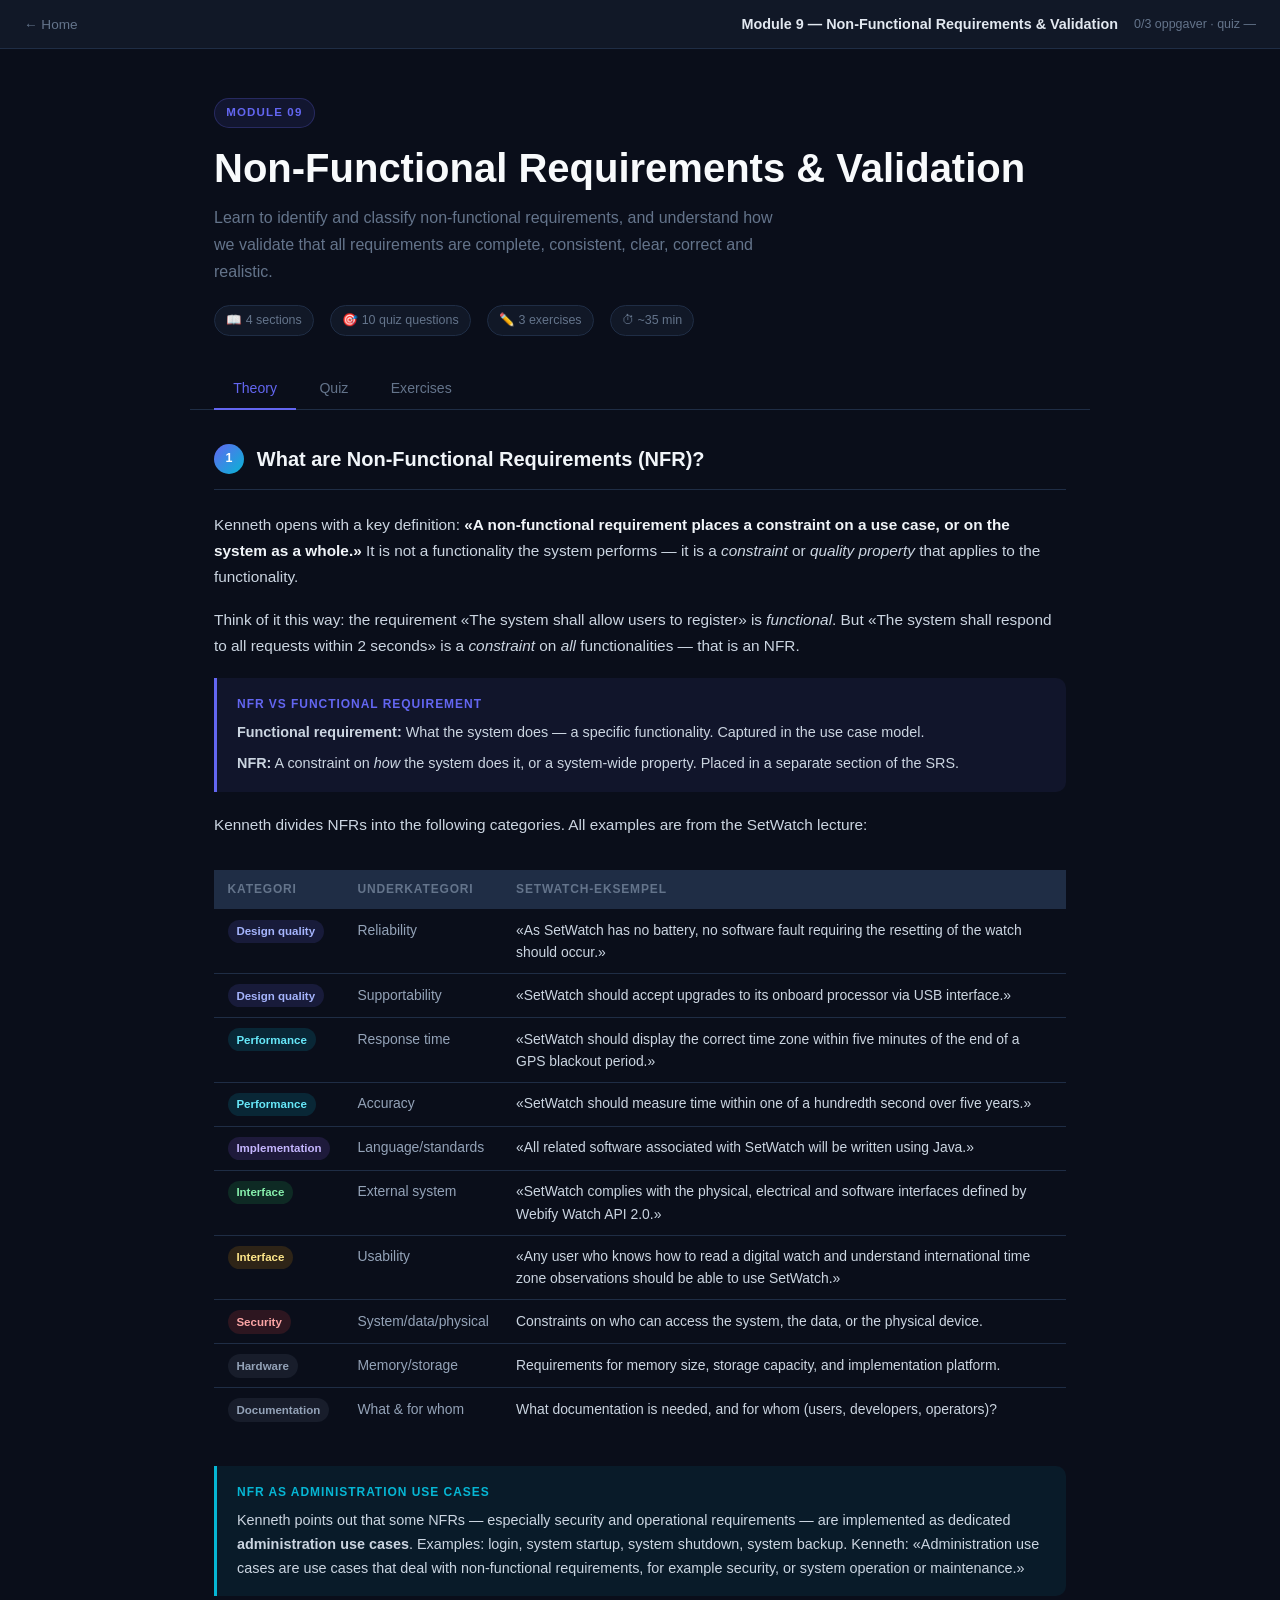
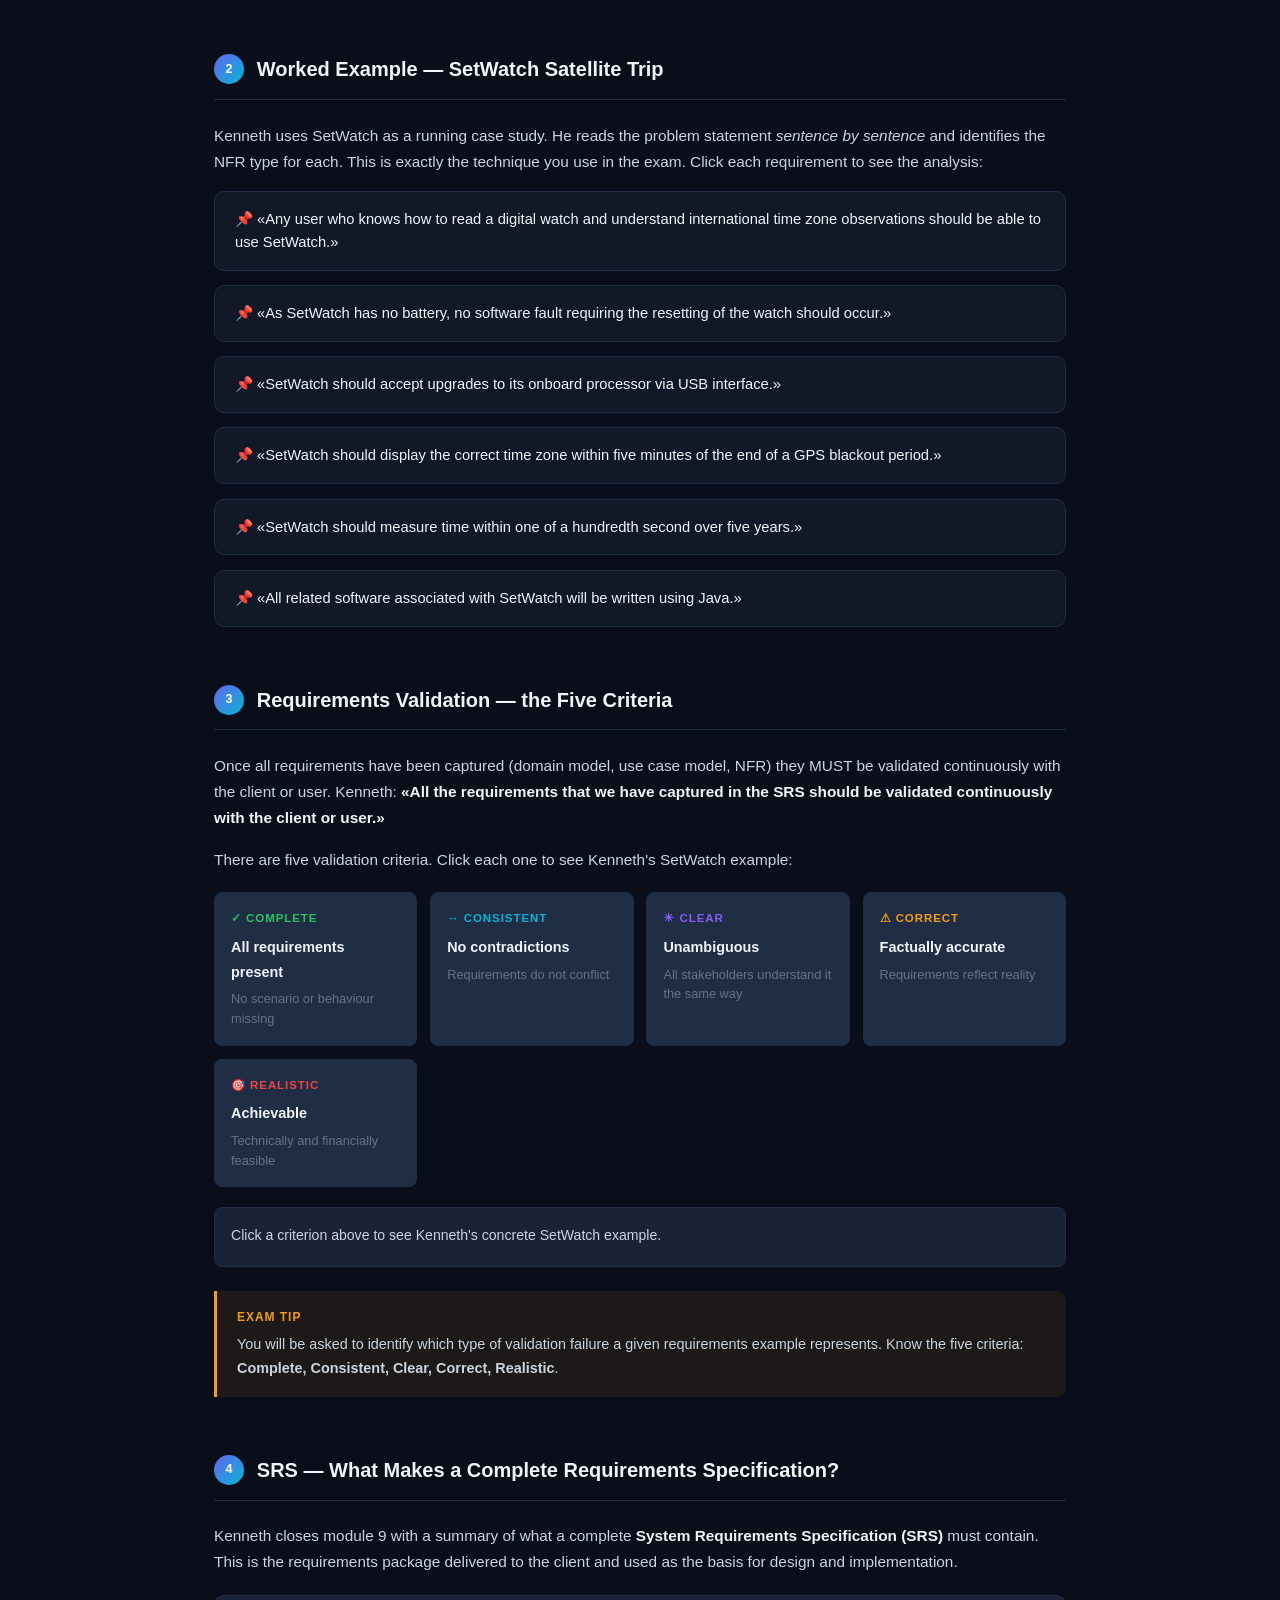
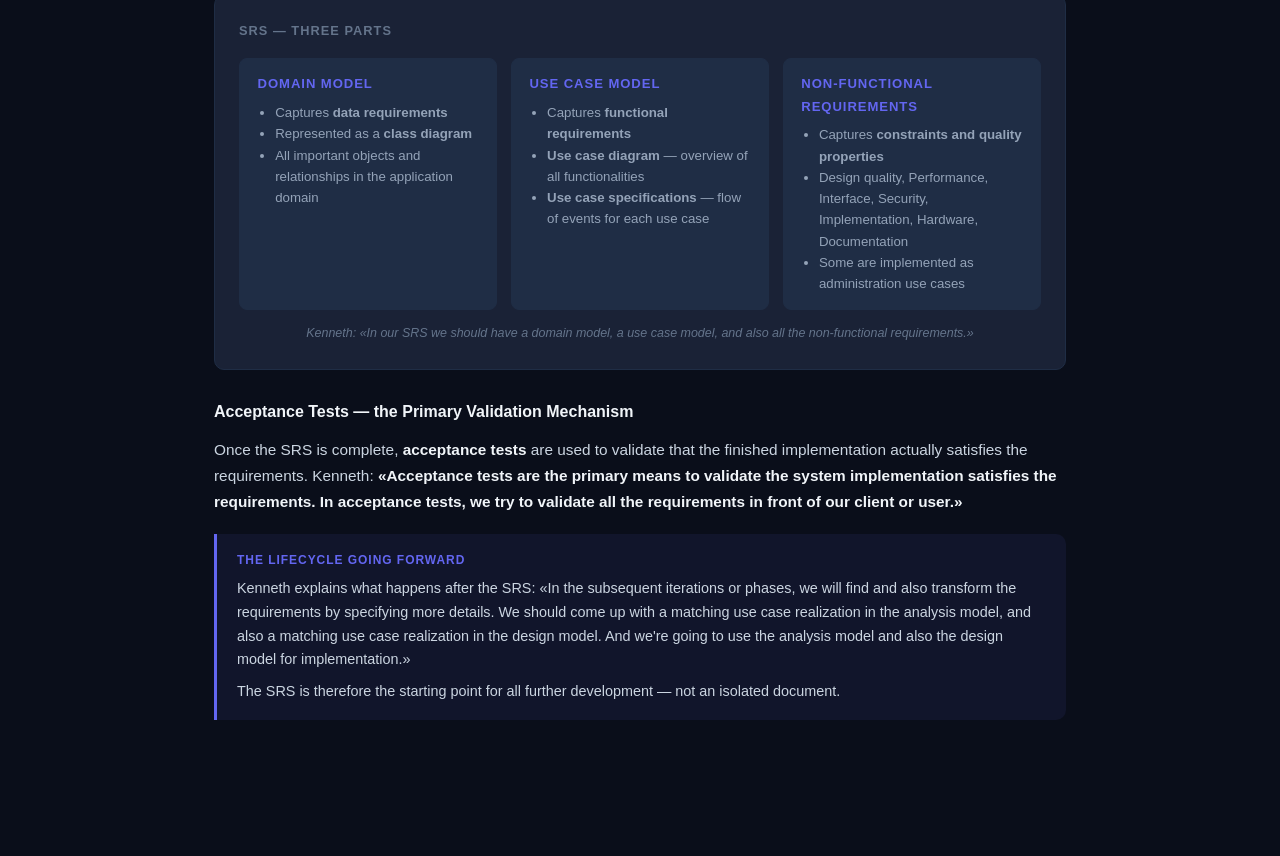
<file: modules/module-09/index.html>
<!DOCTYPE html>
<html lang="en">
<head>
  <meta charset="UTF-8">
  <meta name="viewport" content="width=device-width, initial-scale=1.0">
  <title>Module 9 — Non-Functional Requirements & Validation</title>
  <style>
    :root {
      --bg:#0a0e1a; --surface:#111827; --surface2:#1a2236; --surface3:#1f2d45;
      --border:#1f2d45; --accent:#6366f1; --accent2:#06b6d4; --accent3:#8b5cf6;
      --text:#e2e8f0; --muted:#64748b; --success:#22c55e; --warn:#f59e0b; --danger:#ef4444;
      --radius:10px;
    }
    *,*::before,*::after{box-sizing:border-box;margin:0;padding:0}
    body{font-family:-apple-system,BlinkMacSystemFont,'Inter',sans-serif;background:var(--bg);color:var(--text);line-height:1.7}
    nav{background:var(--surface);border-bottom:1px solid var(--border);padding:.75rem 1.5rem;display:flex;align-items:center;gap:1rem;position:sticky;top:0;z-index:50}
    .nav-back{font-size:.85rem;color:var(--muted);text-decoration:none;display:flex;align-items:center;gap:.3rem}
    .nav-back:hover{color:var(--text)}
    .nav-title{font-size:.9rem;font-weight:600;color:var(--text);margin-left:auto}
    .nav-prog{font-size:.78rem;color:var(--muted)}
    .hero{padding:3rem 1.5rem 2rem;max-width:900px;margin:0 auto}
    .module-tag{font-size:.72rem;font-weight:700;letter-spacing:.1em;text-transform:uppercase;color:var(--accent);background:rgba(99,102,241,.1);border:1px solid rgba(99,102,241,.25);padding:.25rem .7rem;border-radius:99px;display:inline-block;margin-bottom:1rem}
    .hero h1{font-size:clamp(1.7rem,4vw,2.5rem);font-weight:800;color:#f8fafc;line-height:1.2}
    .hero p{margin-top:.75rem;color:var(--muted);font-size:1rem;max-width:580px}
    .hero-meta{display:flex;gap:1rem;margin-top:1.2rem;flex-wrap:wrap}
    .meta-pill{font-size:.78rem;color:var(--muted);background:var(--surface);border:1px solid var(--border);padding:.25rem .7rem;border-radius:99px}
    .tabs{display:flex;gap:.25rem;border-bottom:1px solid var(--border);padding:0 1.5rem;max-width:900px;margin:0 auto}
    .tab{padding:.75rem 1.2rem;font-size:.88rem;font-weight:500;color:var(--muted);cursor:pointer;border-bottom:2px solid transparent;margin-bottom:-1px;background:none;border-top:none;border-left:none;border-right:none;transition:color .15s,border-color .15s}
    .tab:hover{color:var(--text)}
    .tab.active{color:var(--accent);border-bottom-color:var(--accent)}
    .content{max-width:900px;margin:0 auto;padding:2rem 1.5rem 5rem}
    .panel{display:none}
    .panel.active{display:block}

    .section{margin-bottom:3.5rem}
    .section-header{display:flex;align-items:center;gap:.8rem;margin-bottom:1.4rem;padding-bottom:.8rem;border-bottom:1px solid var(--border)}
    .section-num{width:30px;height:30px;background:linear-gradient(135deg,var(--accent),var(--accent2));border-radius:50%;display:flex;align-items:center;justify-content:center;font-size:.78rem;font-weight:700;color:#fff;flex-shrink:0}
    .section h2{font-size:1.25rem;font-weight:700;color:#f1f5f9}
    .prose{color:#cbd5e1;font-size:.96rem;margin-bottom:1rem}
    .prose strong{color:#f1f5f9}
    ul.prose-list{color:#cbd5e1;font-size:.95rem;margin:.5rem 0 1rem 1.4rem}
    ul.prose-list li{margin-bottom:.45rem}

    .callout{border-radius:0 var(--radius) var(--radius) 0;padding:1rem 1.25rem;margin:1.2rem 0}
    .callout.info{background:rgba(99,102,241,.08);border-left:3px solid var(--accent)}
    .callout.tip{background:rgba(6,182,212,.08);border-left:3px solid var(--accent2)}
    .callout.warn{background:rgba(245,158,11,.08);border-left:3px solid var(--warn)}
    .callout.danger{background:rgba(239,68,68,.08);border-left:3px solid var(--danger)}
    .callout-title{font-size:.75rem;font-weight:700;text-transform:uppercase;letter-spacing:.08em;margin-bottom:.4rem}
    .callout.info .callout-title{color:var(--accent)}
    .callout.tip .callout-title{color:var(--accent2)}
    .callout.warn .callout-title{color:var(--warn)}
    .callout.danger .callout-title{color:var(--danger)}
    .callout p,.callout li{font-size:.9rem;color:#cbd5e1;line-height:1.65}
    .callout ul{margin:.4rem 0 0 1.2rem}

    .fig{background:var(--surface2);border:1px solid var(--border);border-radius:var(--radius);padding:1.5rem;margin:1.25rem 0;overflow-x:auto}
    .fig-caption{font-size:.78rem;color:var(--muted);margin-top:.85rem;text-align:center;font-style:italic}
    .fig-title{font-size:.8rem;font-weight:700;text-transform:uppercase;letter-spacing:.08em;color:var(--muted);margin-bottom:1rem}

    /* NFR CATEGORY TABLE */
    .nfr-table{width:100%;border-collapse:collapse;font-size:.87rem;margin:1rem 0}
    .nfr-table th{text-align:left;padding:.55rem .85rem;background:var(--surface3);color:var(--muted);font-size:.75rem;font-weight:700;text-transform:uppercase;letter-spacing:.07em;border-bottom:1px solid var(--border)}
    .nfr-table td{padding:.6rem .85rem;border-bottom:1px solid var(--border);vertical-align:top;line-height:1.6}
    .nfr-table tr:last-child td{border-bottom:none}
    .nfr-table tr:hover td{background:var(--surface3)}
    .cat-pill{display:inline-block;font-size:.72rem;font-weight:700;padding:.15rem .55rem;border-radius:99px;white-space:nowrap}

    /* INTERACTIVE CLASSIFIER */
    .classifier-card{background:var(--surface);border:1px solid var(--border);border-radius:var(--radius);margin-bottom:.9rem;overflow:hidden}
    .clf-q{padding:1rem 1.25rem;font-size:.92rem;color:#f1f5f9;font-weight:500;line-height:1.55;cursor:pointer;user-select:none}
    .clf-q:hover{background:var(--surface2)}
    .clf-body{display:none;padding:0 1.25rem 1rem;border-top:1px solid var(--border)}
    .clf-opts{display:flex;flex-wrap:wrap;gap:.5rem;margin:.85rem 0 .5rem}
    .clf-opt{padding:.35rem .85rem;border-radius:99px;border:1.5px solid var(--border);background:var(--surface2);color:var(--muted);font-size:.82rem;font-weight:600;cursor:pointer;transition:all .15s}
    .clf-opt:hover{border-color:var(--accent);color:var(--text)}
    .clf-opt.selected-correct{border-color:var(--success);background:rgba(34,197,94,.12);color:#86efac}
    .clf-opt.selected-wrong{border-color:var(--danger);background:rgba(239,68,68,.1);color:#fca5a5}
    .clf-opt.reveal-correct{border-color:var(--success);background:rgba(34,197,94,.08);color:#86efac}
    .clf-explain{font-size:.87rem;color:#cbd5e1;line-height:1.65;display:none;margin-top:.5rem}
    .clf-explain.show{display:block}

    /* VALIDATION CARDS */
    .val-grid{display:grid;grid-template-columns:repeat(auto-fill,minmax(200px,1fr));gap:.8rem;margin:1.2rem 0}
    .val-card{background:var(--surface3);border-radius:8px;padding:1rem;cursor:pointer;border:1.5px solid var(--border);transition:border-color .15s}
    .val-card:hover,.val-card.active{border-color:var(--accent)}
    .val-type{font-size:.72rem;font-weight:700;text-transform:uppercase;letter-spacing:.08em;margin-bottom:.4rem}
    .val-card h4{font-size:.9rem;font-weight:700;color:#f1f5f9;margin-bottom:.3rem}
    .val-card p{font-size:.8rem;color:var(--muted);line-height:1.55}
    .val-detail{background:var(--surface2);border:1px solid var(--border);border-radius:8px;padding:1rem;font-size:.88rem;color:#cbd5e1;min-height:60px;line-height:1.65;margin-top:.5rem;transition:all .2s}

    /* SRS DIAGRAM */
    .srs-box{background:var(--surface3);border-radius:8px;padding:.9rem 1.1rem;border:1px solid var(--border)}
    .srs-box h4{font-size:.82rem;font-weight:700;color:var(--accent);margin-bottom:.4rem;text-transform:uppercase;letter-spacing:.07em}
    .srs-box ul{margin:.2rem 0 0 1.1rem}
    .srs-box li{font-size:.83rem;color:#94a3b8;line-height:1.6}

    /* QUIZ */
    .quiz-progress{display:flex;gap:.35rem;margin-bottom:1.75rem;flex-wrap:wrap}
    .qp-dot{width:11px;height:11px;border-radius:50%;background:var(--border);transition:background .2s}
    .qp-dot.correct{background:var(--success)}
    .qp-dot.wrong{background:var(--danger)}
    .q-num{font-size:.72rem;font-weight:700;text-transform:uppercase;letter-spacing:.1em;color:var(--muted);margin-bottom:.5rem}
    .q-text{font-size:1rem;font-weight:600;color:#f1f5f9;margin-bottom:1.25rem;line-height:1.55}
    .q-options{display:flex;flex-direction:column;gap:.5rem}
    .q-opt{background:var(--surface2);border:1px solid var(--border);border-radius:8px;padding:.75rem 1rem;cursor:pointer;font-size:.9rem;color:var(--text);text-align:left;transition:border-color .15s,background .15s}
    .q-opt:hover:not(:disabled){border-color:var(--accent);background:rgba(99,102,241,.08)}
    .q-opt.correct{border-color:var(--success)!important;background:rgba(34,197,94,.1);color:#86efac}
    .q-opt.wrong{border-color:var(--danger)!important;background:rgba(239,68,68,.1);color:#fca5a5}
    .q-explanation{margin-top:.9rem;background:var(--surface3);border-radius:8px;padding:.9rem 1rem;font-size:.87rem;color:#cbd5e1;display:none;line-height:1.65}
    .q-explanation.show{display:block}
    .q-nav{display:flex;gap:.75rem;margin-top:1.25rem;align-items:center;flex-wrap:wrap}
    .q-nav button{padding:.5rem 1.1rem;border-radius:6px;font-size:.85rem;font-weight:500;cursor:pointer;border:1px solid var(--border);background:var(--surface2);color:var(--text);transition:background .15s}
    .q-nav button:hover{background:var(--surface3)}
    .q-nav button.primary{background:var(--accent);border-color:var(--accent);color:#fff}
    .q-nav button.primary:hover{opacity:.88}
    .q-score{font-size:.82rem;color:var(--muted);margin-left:auto}
    .quiz-result{text-align:center;padding:2.5rem}
    .score-big{font-size:3.5rem;font-weight:800;color:var(--accent)}
    .quiz-result p{color:var(--muted);margin-top:.5rem;font-size:.95rem}
    .quiz-result button{margin-top:1.5rem;padding:.6rem 1.6rem;border-radius:6px;background:var(--accent);border:none;color:#fff;font-size:.9rem;font-weight:600;cursor:pointer}

    /* EXERCISES */
    .exercise{background:var(--surface);border:1px solid var(--border);border-radius:var(--radius);margin-bottom:1.25rem;overflow:hidden}
    .ex-header{padding:1rem 1.25rem;display:flex;align-items:flex-start;gap:.75rem;cursor:pointer;user-select:none}
    .ex-header:hover{background:var(--surface2)}
    .ex-num{background:var(--surface3);border-radius:6px;padding:.2rem .55rem;font-size:.75rem;font-weight:700;color:var(--muted);flex-shrink:0;margin-top:.15rem}
    .ex-header h3{font-size:.92rem;font-weight:600;color:#f1f5f9;flex:1;line-height:1.5}
    .ex-toggle{font-size:.75rem;color:var(--muted);flex-shrink:0;margin-top:.15rem}
    .ex-body{padding:1.25rem;border-top:1px solid var(--border);display:none}
    .ex-body p,.ex-body li{font-size:.9rem;color:#cbd5e1;line-height:1.65}
    .ex-body ul,.ex-body ol{margin:.6rem 0 .6rem 1.3rem}
    .ex-body strong{color:#f1f5f9}
    .solution{background:var(--surface2);border-radius:8px;padding:1.1rem;margin-top:1rem;display:none}
    .solution.show{display:block}
    .sol-title{font-size:.78rem;font-weight:700;text-transform:uppercase;letter-spacing:.08em;color:var(--success);margin-bottom:.65rem}
    .solution p,.solution li{font-size:.88rem;color:#cbd5e1;line-height:1.65}
    .solution ul,.solution ol{margin:.5rem 0 .5rem 1.3rem}
    .solution strong{color:#f1f5f9}
    .sol-btn{margin-top:.85rem;padding:.4rem .9rem;border-radius:6px;font-size:.82rem;font-weight:500;background:transparent;border:1px solid var(--border);color:var(--muted);cursor:pointer;transition:color .15s,border-color .15s}
    .sol-btn:hover{border-color:var(--success);color:var(--success)}
    .done-btn{display:inline-block;margin-top:.75rem;padding:.5rem 1.1rem;border-radius:6px;font-size:.85rem;font-weight:500;background:rgba(34,197,94,.08);border:1px solid rgba(34,197,94,.25);color:var(--success);cursor:pointer;transition:background .15s}
    .done-btn:hover{background:rgba(34,197,94,.18)}
    .done-btn.done{background:rgba(34,197,94,.2)}
    code{font-family:'Courier New',monospace;font-size:.85em;background:var(--surface3);padding:.1em .4em;border-radius:4px;color:#a5b4fc}
    .two-col{display:grid;grid-template-columns:1fr 1fr;gap:1rem;margin:1rem 0}
    @media(max-width:620px){.two-col{grid-template-columns:1fr}}
  </style>
</head>
<body>

<nav>
  <a href="../../index.html" class="nav-back">← Home</a>
  <span class="nav-title">Module 9 — Non-Functional Requirements & Validation</span>
  <span class="nav-prog" id="nav-prog"></span>
</nav>

<div class="hero">
  <div class="module-tag">Module 09</div>
  <h1>Non-Functional Requirements &amp; Validation</h1>
  <p>Learn to identify and classify non-functional requirements, and understand how we validate that all requirements are complete, consistent, clear, correct and realistic.</p>
  <div class="hero-meta">
    <span class="meta-pill">📖 4 sections</span>
    <span class="meta-pill">🎯 10 quiz questions</span>
    <span class="meta-pill">✏️ 3 exercises</span>
    <span class="meta-pill">⏱ ~35 min</span>
  </div>
</div>

<div class="tabs">
  <button class="tab active" onclick="switchTab('theory',this)">Theory</button>
  <button class="tab" onclick="switchTab('quiz',this)">Quiz</button>
  <button class="tab" onclick="switchTab('exercises',this)">Exercises</button>
</div>

<div class="content">

<!-- ═══════════════════ THEORY ═══════════════════ -->
<div class="panel active" id="panel-theory">

<!-- ─── SECTION 1: What is NFR ─── -->
<div class="section">
  <div class="section-header">
    <div class="section-num">1</div>
    <h2>What are Non-Functional Requirements (NFR)?</h2>
  </div>

  <p class="prose">Kenneth opens with a key definition: <strong>«A non-functional requirement places a constraint on a use case, or on the system as a whole.»</strong> It is not a functionality the system performs — it is a <em>constraint</em> or <em>quality property</em> that applies to the functionality.</p>

  <p class="prose">Think of it this way: the requirement «The system shall allow users to register» is <em>functional</em>. But «The system shall respond to all requests within 2 seconds» is a <em>constraint</em> on <em>all</em> functionalities — that is an NFR.</p>

  <div class="callout info">
    <div class="callout-title">NFR vs Functional Requirement</div>
    <p><strong>Functional requirement:</strong> What the system does — a specific functionality. Captured in the use case model.</p>
    <p style="margin-top:.5rem"><strong>NFR:</strong> A constraint on <em>how</em> the system does it, or a system-wide property. Placed in a separate section of the SRS.</p>
  </div>

  <p class="prose" style="margin-top:1.25rem">Kenneth divides NFRs into the following categories. All examples are from the SetWatch lecture:</p>

  <div style="overflow-x:auto;margin:.75rem 0 1rem">
    <table class="nfr-table">
      <thead>
        <tr>
          <th>Kategori</th>
          <th>Underkategori</th>
          <th>SetWatch-eksempel</th>
        </tr>
      </thead>
      <tbody>
        <tr>
          <td><span class="cat-pill" style="background:rgba(99,102,241,.15);color:#a5b4fc">Design quality</span></td>
          <td style="color:#94a3b8">Reliability</td>
          <td style="color:#cbd5e1">«As SetWatch has no battery, no software fault requiring the resetting of the watch should occur.»</td>
        </tr>
        <tr>
          <td><span class="cat-pill" style="background:rgba(99,102,241,.15);color:#a5b4fc">Design quality</span></td>
          <td style="color:#94a3b8">Supportability</td>
          <td style="color:#cbd5e1">«SetWatch should accept upgrades to its onboard processor via USB interface.»</td>
        </tr>
        <tr>
          <td><span class="cat-pill" style="background:rgba(6,182,212,.15);color:#67e8f9">Performance</span></td>
          <td style="color:#94a3b8">Response time</td>
          <td style="color:#cbd5e1">«SetWatch should display the correct time zone within five minutes of the end of a GPS blackout period.»</td>
        </tr>
        <tr>
          <td><span class="cat-pill" style="background:rgba(6,182,212,.15);color:#67e8f9">Performance</span></td>
          <td style="color:#94a3b8">Accuracy</td>
          <td style="color:#cbd5e1">«SetWatch should measure time within one of a hundredth second over five years.»</td>
        </tr>
        <tr>
          <td><span class="cat-pill" style="background:rgba(139,92,246,.15);color:#c4b5fd">Implementation</span></td>
          <td style="color:#94a3b8">Language/standards</td>
          <td style="color:#cbd5e1">«All related software associated with SetWatch will be written using Java.»</td>
        </tr>
        <tr>
          <td><span class="cat-pill" style="background:rgba(34,197,94,.15);color:#86efac">Interface</span></td>
          <td style="color:#94a3b8">External system</td>
          <td style="color:#cbd5e1">«SetWatch complies with the physical, electrical and software interfaces defined by Webify Watch API 2.0.»</td>
        </tr>
        <tr>
          <td><span class="cat-pill" style="background:rgba(245,158,11,.15);color:#fde68a">Interface</span></td>
          <td style="color:#94a3b8">Usability</td>
          <td style="color:#cbd5e1">«Any user who knows how to read a digital watch and understand international time zone observations should be able to use SetWatch.»</td>
        </tr>
        <tr>
          <td><span class="cat-pill" style="background:rgba(239,68,68,.15);color:#fca5a5">Security</span></td>
          <td style="color:#94a3b8">System/data/physical</td>
          <td style="color:#cbd5e1">Constraints on who can access the system, the data, or the physical device.</td>
        </tr>
        <tr>
          <td><span class="cat-pill" style="background:rgba(100,116,139,.15);color:#94a3b8">Hardware</span></td>
          <td style="color:#94a3b8">Memory/storage</td>
          <td style="color:#cbd5e1">Requirements for memory size, storage capacity, and implementation platform.</td>
        </tr>
        <tr>
          <td><span class="cat-pill" style="background:rgba(100,116,139,.15);color:#94a3b8">Documentation</span></td>
          <td style="color:#94a3b8">What &amp; for whom</td>
          <td style="color:#cbd5e1">What documentation is needed, and for whom (users, developers, operators)?</td>
        </tr>
      </tbody>
    </table>
  </div>

  <div class="callout tip">
    <div class="callout-title">NFR as Administration Use Cases</div>
    <p>Kenneth points out that some NFRs — especially security and operational requirements — are implemented as dedicated <strong>administration use cases</strong>. Examples: login, system startup, system shutdown, system backup. Kenneth: «Administration use cases are use cases that deal with non-functional requirements, for example security, or system operation or maintenance.»</p>
  </div>
</div>

<!-- ─── SECTION 2: SetWatch walkthrough ─── -->
<div class="section">
  <div class="section-header">
    <div class="section-num">2</div>
    <h2>Worked Example — SetWatch Satellite Trip</h2>
  </div>

  <p class="prose">Kenneth uses SetWatch as a running case study. He reads the problem statement <em>sentence by sentence</em> and identifies the NFR type for each. This is exactly the technique you use in the exam. Click each requirement to see the analysis:</p>

  <div id="classifier-container">
    <div class="classifier-card">
      <div class="clf-q" onclick="toggleClf(this)">
        📌 «Any user who knows how to read a digital watch and understand international time zone observations should be able to use SetWatch.»
      </div>
      <div class="clf-body">
        <div class="clf-opts">
          <button class="clf-opt" onclick="checkClf(this,'wrong','Reliability','Reliability is about faults and dependability — not about the user interface or usability.')">Reliability</button>
          <button class="clf-opt" onclick="checkClf(this,'correct','Interface / Usability','Correct! Kenneth: «It\'s related to interface and also usability. Because we say that a user who knows how to read a digital watch should be able to use SetWatch.» The requirement defines who should be able to use the system — that is a usability/interface constraint.')">Interface / Usability</button>
          <button class="clf-opt" onclick="checkClf(this,'wrong','Performance','Performance is about speed, accuracy, response time — not about ease of use.')">Performance</button>
          <button class="clf-opt" onclick="checkClf(this,'wrong','Security','Security is about access control and data protection.')">Security</button>
        </div>
        <div class="clf-explain"></div>
      </div>
    </div>

    <div class="classifier-card">
      <div class="clf-q" onclick="toggleClf(this)">
        📌 «As SetWatch has no battery, no software fault requiring the resetting of the watch should occur.»
      </div>
      <div class="clf-body">
        <div class="clf-opts">
          <button class="clf-opt" onclick="checkClf(this,'wrong','Performance','Performance is response time and accuracy — not fault tolerance.')">Performance</button>
          <button class="clf-opt" onclick="checkClf(this,'wrong','Security','Security is about access control.')">Security</button>
          <button class="clf-opt" onclick="checkClf(this,'correct','Design quality — Reliability','Correct! Kenneth: «It\'s related to design quality, reliability. It should be very reliable.» The system must not crash or require a reset — this is a reliability constraint.')">Design quality — Reliability</button>
          <button class="clf-opt" onclick="checkClf(this,'wrong','Implementation','Implementation is about programming standards and language.')">Implementation</button>
        </div>
        <div class="clf-explain"></div>
      </div>
    </div>

    <div class="classifier-card">
      <div class="clf-q" onclick="toggleClf(this)">
        📌 «SetWatch should accept upgrades to its onboard processor via USB interface.»
      </div>
      <div class="clf-body">
        <div class="clf-opts">
          <button class="clf-opt" onclick="checkClf(this,'wrong','Interface','Interface in NFR context is about external system interface formats, not upgrade mechanisms.')">Interface</button>
          <button class="clf-opt" onclick="checkClf(this,'correct','Design quality — Supportability','Correct! Kenneth: «This one is related to design quality, supportability. That means somehow SetWatch should support upgrade via USB.» The system must be designed so it can be upgraded — that is a supportability property.')">Design quality — Supportability</button>
          <button class="clf-opt" onclick="checkClf(this,'wrong','Hardware','Hardware is about memory size and storage capacity.')">Hardware</button>
          <button class="clf-opt" onclick="checkClf(this,'wrong','Security','Incorrect — not security-related.')">Security</button>
        </div>
        <div class="clf-explain"></div>
      </div>
    </div>

    <div class="classifier-card">
      <div class="clf-q" onclick="toggleClf(this)">
        📌 «SetWatch should display the correct time zone within five minutes of the end of a GPS blackout period.»
      </div>
      <div class="clf-body">
        <div class="clf-opts">
          <button class="clf-opt" onclick="checkClf(this,'correct','Performance — Response time','Correct! Kenneth: «This one is related to response time. The correct time should be shown within five minutes.» The requirement sets a deadline for when the system MUST provide the correct answer — that is response time.')">Performance — Response time</button>
          <button class="clf-opt" onclick="checkClf(this,'wrong','Performance — Accuracy','Accuracy is about the precision of a measurement (e.g. 1/100 sec), not the deadline for displaying correct data.')">Performance — Accuracy</button>
          <button class="clf-opt" onclick="checkClf(this,'wrong','Reliability','Reliability is about the absence of faults, not response time.')">Reliability</button>
          <button class="clf-opt" onclick="checkClf(this,'wrong','Design quality','Too vague — be more specific about the subcategory.')">Design quality (general)</button>
        </div>
        <div class="clf-explain"></div>
      </div>
    </div>

    <div class="classifier-card">
      <div class="clf-q" onclick="toggleClf(this)">
        📌 «SetWatch should measure time within one of a hundredth second over five years.»
      </div>
      <div class="clf-body">
        <div class="clf-opts">
          <button class="clf-opt" onclick="checkClf(this,'wrong','Performance — Response time','Response time is about how <em>quickly</em> the system responds, not the precision of a measurement.')">Performance — Response time</button>
          <button class="clf-opt" onclick="checkClf(this,'correct','Performance — Accuracy','Correct! Kenneth: «This one is related to accuracy. It should be very accurate within one of a hundredth second.» The requirement defines the precision of a measurement over time — that is an accuracy NFR.')">Performance — Accuracy</button>
          <button class="clf-opt" onclick="checkClf(this,'wrong','Reliability','Reliability is about the absence of software faults.')">Reliability</button>
          <button class="clf-opt" onclick="checkClf(this,'wrong','Implementation','Implementation is e.g. programming language choice.')">Implementation</button>
        </div>
        <div class="clf-explain"></div>
      </div>
    </div>

    <div class="classifier-card">
      <div class="clf-q" onclick="toggleClf(this)">
        📌 «All related software associated with SetWatch will be written using Java.»
      </div>
      <div class="clf-body">
        <div class="clf-opts">
          <button class="clf-opt" onclick="checkClf(this,'wrong','Interface','Interface is about external system interface standards, not internal technology choices.')">Interface</button>
          <button class="clf-opt" onclick="checkClf(this,'wrong','Design quality','Design quality is about reliability and maintainability, not language choice.')">Design quality</button>
          <button class="clf-opt" onclick="checkClf(this,'correct','Implementation','Correct! Kenneth: «This one is about implementation. And we are talking about the programming language that we\'re going to use for the software system.» Technology choice, standards and programming language are Implementation NFRs.')">Implementation</button>
          <button class="clf-opt" onclick="checkClf(this,'wrong','Documentation','Documentation is about what documentation is needed and for whom.')">Documentation</button>
        </div>
        <div class="clf-explain"></div>
      </div>
    </div>
  </div>
</div>

<!-- ─── SECTION 3: Validation ─── -->
<div class="section">
  <div class="section-header">
    <div class="section-num">3</div>
    <h2>Requirements Validation — the Five Criteria</h2>
  </div>

  <p class="prose">Once all requirements have been captured (domain model, use case model, NFR) they MUST be validated continuously with the client or user. Kenneth: <strong>«All the requirements that we have captured in the SRS should be validated continuously with the client or user.»</strong></p>

  <p class="prose">There are five validation criteria. Click each one to see Kenneth's SetWatch example:</p>

  <div class="val-grid">
    <div class="val-card" onclick="showVal(this,'complete','<strong style=\'color:#f1f5f9\'>Complete</strong><br><br>All requirements are present — no scenario or behaviour is left unspecified.<br><br><strong>SetWatch example (incomplete):</strong> «The SetWatch specification does not specify the boundary behavior when the user is standing within GPS accuracy limitations of a time zone\'s boundary.»<br><br>What happens if the user stands between two time zones? The watch will keep switching back and forth. Kenneth: «The solution is to add another requirement: the time zone depicted by SetWatch should not change more often than once every five minutes.»')">
      <div class="val-type" style="color:var(--success)">✓ Complete</div>
      <h4>All requirements present</h4>
      <p>No scenario or behaviour missing</p>
    </div>
    <div class="val-card" onclick="showVal(this,'consistent','<strong style=\'color:#f1f5f9\'>Consistent</strong><br><br>No requirements contradict each other.<br><br><strong>SetWatch example (inconsistent):</strong><br>Req A: «SetWatch software should not have bugs nor need to be upgraded.»<br>Req B: «SetWatch software should be easily upgraded using the USB interface.»<br><br>Kenneth: «In one requirement you say it should not be upgraded. In the other requirement you say it should be easily upgraded using USB. So they are conflicting with one another.» Solution: revise one of the conflicting requirements.')">
      <div class="val-type" style="color:var(--accent2)">↔ Consistent</div>
      <h4>No contradictions</h4>
      <p>Requirements do not conflict</p>
    </div>
    <div class="val-card" onclick="showVal(this,'clear','<strong style=\'color:#f1f5f9\'>Clear</strong><br><br>All stakeholders can understand the requirement unambiguously.<br><br><strong>SetWatch example (unclear):</strong> «SetWatch specification refers to time zones.»<br><br>What does «time zones» mean? Does it include daylight saving time? Kenneth: «We have to refine and clarify the requirement by adding another requirement saying that SetWatch should deal with daylight saving time.» A vague term = an unclear requirement.')">
      <div class="val-type" style="color:var(--accent3)">☀ Clear</div>
      <h4>Unambiguous</h4>
      <p>All stakeholders understand it the same way</p>
    </div>
    <div class="val-card" onclick="showVal(this,'correct','<strong style=\'color:#f1f5f9\'>Correct</strong><br><br>The requirements actually reflect reality.<br><br><strong>SetWatch example (incorrect):</strong> «SetWatch supports only 24 time zones.»<br><br>Kenneth: «We know that in reality, we have more than 24 time zones. So we have to fix and refine the requirement and change it to support all the time zones.» The requirement is not just unclear — it is factually wrong.')">
      <div class="val-type" style="color:var(--warn)">⚠ Correct</div>
      <h4>Factually accurate</h4>
      <p>Requirements reflect reality</p>
    </div>
    <div class="val-card" onclick="showVal(this,'realistic','<strong style=\'color:#f1f5f9\'>Realistic</strong><br><br>Requirements are achievable — technically and financially feasible.<br><br><strong>Example:</strong> «The system shall respond to all requests within 0.001 milliseconds» may be unrealistic given existing hardware and network latency.<br><br>Unrealistic requirements lead to projects that can never deliver what was promised.')">
      <div class="val-type" style="color:var(--danger)">🎯 Realistic</div>
      <h4>Achievable</h4>
      <p>Technically and financially feasible</p>
    </div>
  </div>
  <div class="val-detail" id="val-detail">Click a criterion above to see Kenneth's concrete SetWatch example.</div>

  <div class="callout warn" style="margin-top:1.5rem">
    <div class="callout-title">Exam tip</div>
    <p>You will be asked to identify which type of validation failure a given requirements example represents. Know the five criteria: <strong>Complete, Consistent, Clear, Correct, Realistic</strong>.</p>
  </div>
</div>

<!-- ─── SECTION 4: SRS Summary ─── -->
<div class="section">
  <div class="section-header">
    <div class="section-num">4</div>
    <h2>SRS — What Makes a Complete Requirements Specification?</h2>
  </div>

  <p class="prose">Kenneth closes module 9 with a summary of what a complete <strong>System Requirements Specification (SRS)</strong> must contain. This is the requirements package delivered to the client and used as the basis for design and implementation.</p>

  <div class="fig">
    <div class="fig-title">SRS — Three Parts</div>
    <div style="display:grid;grid-template-columns:repeat(auto-fill,minmax(220px,1fr));gap:.85rem">
      <div class="srs-box">
        <h4>Domain Model</h4>
        <ul>
          <li>Captures <strong>data requirements</strong></li>
          <li>Represented as a <strong>class diagram</strong></li>
          <li>All important objects and relationships in the application domain</li>
        </ul>
      </div>
      <div class="srs-box">
        <h4>Use Case Model</h4>
        <ul>
          <li>Captures <strong>functional requirements</strong></li>
          <li><strong>Use case diagram</strong> — overview of all functionalities</li>
          <li><strong>Use case specifications</strong> — flow of events for each use case</li>
        </ul>
      </div>
      <div class="srs-box">
        <h4>Non-Functional Requirements</h4>
        <ul>
          <li>Captures <strong>constraints and quality properties</strong></li>
          <li>Design quality, Performance, Interface, Security, Implementation, Hardware, Documentation</li>
          <li>Some are implemented as administration use cases</li>
        </ul>
      </div>
    </div>
    <div class="fig-caption">Kenneth: «In our SRS we should have a domain model, a use case model, and also all the non-functional requirements.»</div>
  </div>

  <h3 style="font-size:1rem;font-weight:700;color:#f1f5f9;margin:1.75rem 0 .75rem">Acceptance Tests — the Primary Validation Mechanism</h3>

  <p class="prose">Once the SRS is complete, <strong>acceptance tests</strong> are used to validate that the finished implementation actually satisfies the requirements. Kenneth: <strong>«Acceptance tests are the primary means to validate the system implementation satisfies the requirements. In acceptance tests, we try to validate all the requirements in front of our client or user.»</strong></p>

  <div class="callout info">
    <div class="callout-title">The Lifecycle Going Forward</div>
    <p>Kenneth explains what happens after the SRS: «In the subsequent iterations or phases, we will find and also transform the requirements by specifying more details. We should come up with a matching use case realization in the analysis model, and also a matching use case realization in the design model. And we're going to use the analysis model and also the design model for implementation.»</p>
    <p style="margin-top:.5rem">The SRS is therefore the starting point for all further development — not an isolated document.</p>
  </div>
</div>

</div><!-- /panel-theory -->

<!-- ═══════════════════ QUIZ ═══════════════════ -->
<div class="panel" id="panel-quiz">
  <div class="quiz-progress" id="quiz-dots"></div>
  <div id="quiz-container"></div>
</div>

<!-- ═══════════════════ EXERCISES ═══════════════════ -->
<div class="panel" id="panel-exercises">

  <div class="exercise">
    <div class="ex-header" onclick="toggleEx(this)">
      <span class="ex-num">Ex 1</span>
      <h3>Classify the requirements — functional or NFR?</h3>
      <span class="ex-toggle">▾</span>
    </div>
    <div class="ex-body">
      <p>For each requirement: decide whether it is a <strong>functional requirement</strong> (FC) or a <strong>non-functional requirement</strong> (NFR). If NFR, state which category (reliability, performance/response time, performance/accuracy, supportability, interface/usability, implementation, security, documentation, hardware).</p>
      <ol style="margin:.75rem 0 .5rem 1.2rem">
        <li style="margin-bottom:.5rem">«The system shall allow users to search for books by title, author or ISBN.»</li>
        <li style="margin-bottom:.5rem">«Search shall return results within 1 second for databases of up to 1 million books.»</li>
        <li style="margin-bottom:.5rem">«All source code shall follow the Google Java Style Guide.»</li>
        <li style="margin-bottom:.5rem">«The system shall send email notifications to users for overdue loans.»</li>
        <li style="margin-bottom:.5rem">«The system shall not permit unauthorised access to borrowing history.»</li>
        <li style="margin-bottom:.5rem">«The system shall handle 500 concurrent users without performance degradation.»</li>
        <li style="margin-bottom:.5rem">«The system shall provide an installation guide for IT staff.»</li>
      </ol>
      <button class="sol-btn" onclick="toggleSol(this)">Show solution</button>
      <div class="solution">
        <div class="sol-title">Solution</div>
        <ol style="margin:.4rem 0 0 1.2rem">
          <li style="margin-bottom:.5rem"><strong>FC</strong> — This is a concrete functionality (search) captured in the use case model.</li>
          <li style="margin-bottom:.5rem"><strong>NFR — Performance (response time)</strong> — Places a time constraint on the functionality.</li>
          <li style="margin-bottom:.5rem"><strong>NFR — Implementation</strong> — Sets coding standards and programming conventions.</li>
          <li style="margin-bottom:.5rem"><strong>FC</strong> — Concrete functionality (sending notifications). Will be modelled as a use case.</li>
          <li style="margin-bottom:.5rem"><strong>NFR — Security</strong> — Access control is a security constraint. Can be implemented as an administration use case (login).</li>
          <li style="margin-bottom:.5rem"><strong>NFR — Performance (throughput/capacity)</strong> — Places a capacity constraint on the system as a whole.</li>
          <li style="margin-bottom:.5rem"><strong>NFR — Documentation</strong> — Defines what documentation is needed and for whom.</li>
        </ol>
      </div>
      <button class="done-btn" onclick="markDone(this,'ex1')">✓ Mark as done</button>
    </div>
  </div>

  <div class="exercise">
    <div class="ex-header" onclick="toggleEx(this)">
      <span class="ex-num">Ex 2</span>
      <h3>Find the validation flaw — which type is it?</h3>
      <span class="ex-toggle">▾</span>
    </div>
    <div class="ex-body">
      <p>For each requirements example: identify the validation flaw (Incomplete, Inconsistent, Unclear, Incorrect, Unrealistic) and briefly describe what is wrong and what the solution is.</p>
      <ol style="margin:.75rem 0 .5rem 1.2rem">
        <li style="margin-bottom:.65rem">«The system shall send SMS notifications to users.» — but there is no requirement about what the SMS should contain, when it should be sent, or whether users can opt out.</li>
        <li style="margin-bottom:.65rem">«The system shall not store personal data.» and «The system shall store user preferences and purchase history to personalise recommendations.»</li>
        <li style="margin-bottom:.65rem">«The system shall handle payments.» — but it is unspecified which payment methods, currencies, or whether refunds are included.</li>
        <li style="margin-bottom:.65rem">«The system shall respond to all queries within 0.000001 seconds» for a web-based system.</li>
        <li style="margin-bottom:.65rem">«The system shall support all 193 UN member states» — but the actual list of supported countries elsewhere in the spec is limited to G7 countries only.</li>
      </ol>
      <button class="sol-btn" onclick="toggleSol(this)">Show solution</button>
      <div class="solution">
        <div class="sol-title">Solution</div>
        <ol style="margin:.4rem 0 0 1.2rem">
          <li style="margin-bottom:.55rem"><strong>Incomplete.</strong> The requirement describes a function but does not specify content, trigger condition, or user opt-out. Fix: add requirements for SMS content, when it is sent, and how to disable it.</li>
          <li style="margin-bottom:.55rem"><strong>Inconsistent.</strong> The two requirements directly contradict each other. It is impossible to satisfy both. Fix: revise one — e.g. allow storage of preferences without storing personally identifiable information.</li>
          <li style="margin-bottom:.55rem"><strong>Unclear (+ Incomplete).</strong> «Payments» is a vague term. Fix: specify which methods (Visa, PayPal, ApplePay?), currencies, and whether refunds and partial payments are in scope.</li>
          <li style="margin-bottom:.55rem"><strong>Unrealistic.</strong> 1 microsecond response time is technically impossible for web-based systems with network latency. Fix: set a realistic requirement based on actual infrastructure.</li>
          <li style="margin-bottom:.55rem"><strong>Incorrect + Inconsistent.</strong> The 193-country requirement contradicts the implemented country list elsewhere. Fix: correct one of the two to match what is actually possible and desired.</li>
        </ol>
      </div>
      <button class="done-btn" onclick="markDone(this,'ex2')">✓ Mark as done</button>
    </div>
  </div>

  <div class="exercise">
    <div class="ex-header" onclick="toggleEx(this)">
      <span class="ex-num">Ex 3</span>
      <h3>Write NFRs for a mobile payment system</h3>
      <span class="ex-toggle">▾</span>
    </div>
    <div class="ex-body">
      <p>Du jobber med kravinnsamling for et mobilbetalingssystem (som Vipps eller PayMe). Skriv <strong>ett NFR for hver av de følgende kategoriene</strong>. Hvert krav skal være konkret, målbart og ha tydelig kategori.</p>
      <ul>
        <li><strong>a)</strong> Performance — Response time</li>
        <li><strong>b)</strong> Design quality — Reliability</li>
        <li><strong>c)</strong> Security</li>
        <li><strong>d)</strong> Interface (ekstern system)</li>
        <li><strong>e)</strong> Implementation</li>
      </ul>
      <button class="sol-btn" onclick="toggleSol(this)">Vis eksempelløsning</button>
      <div class="solution">
        <div class="sol-title">Eksempelløsning (andre svar er mulig)</div>
        <ul>
          <li style="margin-bottom:.5rem"><strong>a) Performance — Response time:</strong> «En betalingstransaksjon skal bekreftes eller avvises innen 3 sekunder under normale nettverksforhold.»</li>
          <li style="margin-bottom:.5rem"><strong>b) Reliability:</strong> «Systemet skal ha en oppetid på minst 99,9% per måned. Planlagt nedetid skal varsles 24 timer i forveien.»</li>
          <li style="margin-bottom:.5rem"><strong>c) Security:</strong> «All kommunikasjon mellom mobilklient og server skal krypteres med TLS 1.3 eller nyere. Betalingsdata skal aldri lagres i klartekst.»</li>
          <li style="margin-bottom:.5rem"><strong>d) Interface:</strong> «Systemet skal samsvare med PCI DSS v4.0 for behandling av kortbetalinger.»</li>
          <li style="margin-bottom:.5rem"><strong>e) Implementation:</strong> «Backend-tjenester skal implementeres i Kotlin med Spring Boot. iOS-app i Swift, Android-app i Kotlin.»</li>
        </ul>
        <p style="margin-top:.6rem">Legg merke til at gode NFR-er er <strong>spesifikke og målbare</strong> — «innen 3 sekunder», «99,9% oppetid», «TLS 1.3» er langt bedre enn «rask», «pålitelig», «sikker».</p>
      </div>
      <button class="done-btn" onclick="markDone(this,'ex3')">✓ Mark as done</button>
    </div>
  </div>

</div><!-- /panel-exercises -->
</div><!-- /content -->

<script>
const MOD_ID='mod09',KEY='se-progress-v1';
function getP(){try{return JSON.parse(localStorage.getItem(KEY))||{};}catch{return{};}}
function saveP(d){const p=getP();p[MOD_ID]={...(p[MOD_ID]||{}),...d,updatedAt:Date.now()};localStorage.setItem(KEY,JSON.stringify(p));}
function getModP(){return getP()[MOD_ID]||{};}

function switchTab(name,btn){
  document.querySelectorAll('.panel').forEach(p=>p.classList.remove('active'));
  document.querySelectorAll('.tab').forEach(t=>t.classList.remove('active'));
  document.getElementById('panel-'+name).classList.add('active');
  btn.classList.add('active');
  if(name==='quiz')renderQuiz();
}

function toggleClf(header){
  const body=header.nextElementSibling;
  const open=body.style.display==='block';
  body.style.display=open?'none':'block';
}

function checkClf(btn,result,label,explanation){
  const opts=btn.closest('.clf-opts').querySelectorAll('.clf-opt');
  opts.forEach(o=>o.disabled=true);
  const explain=btn.closest('.clf-body').querySelector('.clf-explain');
  if(result==='correct'){
    btn.classList.add('selected-correct');
  } else {
    btn.classList.add('selected-wrong');
    opts.forEach(o=>{
      if(o!==btn&&o.textContent.includes(label.split(' ')[0])){o.classList.add('reveal-correct');}
    });
  }
  explain.innerHTML='💡 '+explanation;
  explain.classList.add('show');
}

function showVal(card,key,html){
  document.querySelectorAll('.val-card').forEach(c=>c.classList.remove('active'));
  card.classList.add('active');
  document.getElementById('val-detail').innerHTML=html;
}

function toggleEx(header){
  const body=header.nextElementSibling;
  const arrow=header.querySelector('.ex-toggle');
  const open=body.style.display!=='none';
  body.style.display=open?'none':'block';
  arrow.textContent=open?'▾':'▴';
}
function toggleSol(btn){
  const sol=btn.nextElementSibling;
  const show=sol.classList.toggle('show');
  btn.textContent=show?'Hide solution':'Show solution';
}
function markDone(btn,id){
  btn.classList.toggle('done');
  const done=btn.classList.contains('done');
  btn.textContent=done?'✓ Done!':'✓ Mark as done';
  const p=getModP();
  const s=new Set(p.doneExercises||[]);
  done?s.add(id):s.delete(id);
  saveP({doneExercises:[...s]});
  updateNav();
}

const QUESTIONS=[
  {q:'Hva er definisjonen av et ikke-funksjonelt krav (NFR)?',opts:['En begrensning som plasseres på et use case eller systemet som helhet — ikke en funksjonalitet','En funksjonalitet med lav prioritet som kan utsettes til en fremtidig versjon av systemet','En feil eller inkonsistens i kravspesifikasjonen som oppdages under validering med klienten','Et krav som kun gjelder for systemadministratorer og ikke for vanlige sluttbrukere'],correct:0,exp:'Kenneth: «A non-functional requirement places a constraint on a use case, or on the system as a whole.» NFR er IKKE en funksjonalitet — det er en begrensning eller egenskap. Funksjonelle krav fanges i use case-modellen; NFR spesifiseres separat.'},
  {q:'SetWatch-kravet «No software fault requiring the resetting of the watch should occur» er et eksempel på hvilken NFR-kategori?',opts:['Performance — Response time: systemet skal vise korrekt tid innen en angitt deadline','Design quality — Supportability: systemet skal enkelt kunne oppgraderes eller vedlikeholdes','Design quality — Reliability: systemet skal ikke krasje eller trenge reset','Implementation: all kode er skrevet i et bestemt programmeringsspråk som Java'],correct:2,exp:'Kenneth er eksplisitt: «It\'s related to design quality, reliability. It should be very reliable.» Kravet sier at systemet ikke skal krasje eller trenge reset — det er en pålitelighets-begrensning, ikke responstid eller implementasjonsspråk.'},
  {q:'SetWatch-kravet «should display the correct time zone within five minutes of the end of a GPS blackout period» er:',opts:['Design quality — Reliability: systemet skal ikke ha feil etter GPS-blackout perioder','Performance — Response time: systemet har en tidsbegrensning på å vise korrekt data','Performance — Accuracy: systemet måler nøyaktigheten av GPS-signalet over tid','Interface — Usability: grensesnittet skal gi brukeren tydelig feedback ved GPS-blackout'],correct:1,exp:'Kenneth: «This one is related to response time. The correct time should be shown within five minutes.» Kravet setter en deadline på når systemet MÅ gi riktig svar etter en hendelse — det er response time. Accuracy handler om presisjonen av en verdi, ikke om tidfristen.'},
  {q:'Hva er et administrasjons-use case?',opts:['Et use case som bare systemadministratoren kan utføre, ikke vanlige sluttbrukere','Et use case som er ekskludert fra SRS og håndteres separat som et teknisk krav','Et use case som ikke har noen primær aktør og starter automatisk av systemet selv','Et use case som implementerer et ikke-funksjonelt krav (f.eks. login, backup, shutdown)'],correct:3,exp:'Kenneth: «Some of the non-functional requirements will be implemented as administration use cases. For example, login, system startup, system shutdown or system backup — they are for security. Administration use cases are use cases that deal with non-functional requirements.» De er altså en måte å spesifisere visse NFR-er som konkret atferd.'},
  {q:'Hvilke fem kriterier bruker vi til å validere krav?',opts:['Complete, Consistent, Clear, Correct, Realistic — de fem valideringskriteriene','Functional, Non-functional, Testable, Clear, Correct — klassifisering og testbarhet','Unique, Verifiable, Traceable, Feasible, Necessary — IEEE-standarden for kravkvalitet','Atomic, Consistent, Complete, Unambiguous, Prioritized — agile kravhåndtering'],correct:0,exp:'Kenneth liste disse fem: Complete (alle krav er med), Consistent (ingen motsetninger), Clear (forståelig for alle stakeholders), Correct (faktisk riktig), Realistic (gjennomførbart). Disse fem brukes til å validere SRS kontinuerlig med klient og bruker.'},
  {q:'SetWatch-kravene «shall not have bugs nor need to be upgraded» og «shall be easily upgraded using USB» er et eksempel på:',opts:['Incomplete requirements — noe informasjon mangler og kravene er ikke fullstendig spesifisert','Inconsistent requirements — de to kravene motstrider hverandre direkte','Unclear requirements — begge kravene er for vage til å implementeres korrekt','Incorrect requirements — de beskriver funksjonalitet som er teknisk umulig å realisere'],correct:1,exp:'Kenneth: «In one requirement you say it should not be upgraded. In the other requirement you say it should be easily upgraded using USB. So they are conflicting with one another.» Løsning: revider ett av de motstridende kravene.'},
  {q:'Kravet «SetWatch supports only 24 time zones» ble identifisert som hvilken type valideringsfeil?',opts:['Incomplete — kravet mangler beskrivelse av edge cases ved grensene for tidssoner','Inconsistent — kravet motstrider et annet krav i SRS som omhandler de samme tidssoner','Unclear — begrepet «time zones» er vagt og kan tolkes på ulike måter av stakeholders','Incorrect — det finnes faktisk mer enn 24 tidssoner i virkeligheten'],correct:3,exp:'Kenneth: «We know that in reality we have more than 24 time zones. So we have to fix and refine the requirement and change it to support all the time zones.» Kravet er ikke bare uklart — det er faktisk galt. Det er Incorrect, ikke Unclear.'},
  {q:'Hva er den primære metoden for å validere at implementasjonen møter kravene i SRS?',opts:['Code review av kildekoden, gjennomført av senior-utviklere for å verifisere kravdekning','Unit tests skrevet av utviklerne for å bekrefte at hver funksjon fungerer isolert','Akseptansetester gjennomført med klient/bruker — primær metode for kravvalidering','Statisk analyse av UML-diagrammer for å sjekke konsistens med kravdokumentasjonen'],correct:2,exp:'Kenneth: «Acceptance tests are the primary means to validate the system implementation satisfies the requirements. In acceptance tests, we try to validate all the requirements in front of our client or user.» Akseptansetester valideres direkte med klienten — ikke isolert av utviklingsteamet.'},
  {q:'Hva inneholder en komplett SRS (System Requirements Specification)?',opts:['Domain model + use case model + non-functional requirements — de tre kravdelene','Kildekode + testcaser + brukerveiledning for sluttbrukere og systemadministratorer','User stories + sprint backlog + burn-down chart fra agile planleggingsprosessen','Class diagram + sequence diagram + deployment diagram for systemarkitekturen'],correct:0,exp:'Kenneth oppsummerer: «In our SRS we should have: a domain model to capture all the data requirements (= class diagram), a use case model to capture the functional requirements (= use case diagram + specifications), and finally all the non-functional requirements.» De tre delene utgjør den komplette kravpakken.'},
  {q:'Kravet «SetWatch specification refers to time zones» ble identifisert som unclear fordi:',opts:['Det er i direkte strid med et annet krav i SRS som omhandler de samme tidssoner','Implementeringen støtter bare 12 av de 24 tidssoner som er spesifisert i kravet','Det er uklart om «time zones» inkluderer daylight saving time eller ikke','Det mangler multiplicity-angivelse på assosiasjonen mellom TimeZone og Watch'],correct:2,exp:'Kenneth: «Do we have to deal with daylight saving time or not? We have to refine and clarify the requirement by adding another requirement saying that SetWatch should deal with daylight saving time.» Et begrep som kan tolkes på flere måter av ulike stakeholders er et unclear krav.'},
];

let qAnswers={},qCurrent=0;
function renderQuiz(){
  const p=getModP();
  if(p.quizDone){showQuizResult(p.quizScore,p.quizTotal);return;}
  document.getElementById('quiz-dots').innerHTML=QUESTIONS.map((_,i)=>`<div class="qp-dot ${qAnswers[i]!=null?(qAnswers[i].correct?'correct':'wrong'):''}" id="dot-${i}"></div>`).join('');
  renderQuestion(qCurrent);
}
function renderQuestion(idx){
  const q=QUESTIONS[idx];const answered=qAnswers[idx];
  document.getElementById('quiz-container').innerHTML=`
    <div>
      <div class="q-num">Spørsmål ${idx+1} av ${QUESTIONS.length}</div>
      <div class="q-text">${q.q}</div>
      <div class="q-options">${q.opts.map((o,i)=>`<button class="q-opt ${answered!=null?(i===q.correct?'correct':(i===answered.chosen?'wrong':''))  :''}" onclick="answerQ(${idx},${i})" ${answered!=null?'disabled':''}>${o}</button>`).join('')}</div>
      <div class="q-explanation ${answered!=null?'show':''}">💡 ${q.exp}</div>
      <div class="q-nav">
        ${idx>0?`<button onclick="gotoQ(${idx-1})">← Forrige</button>`:''}
        ${idx<QUESTIONS.length-1?`<button class="primary" onclick="gotoQ(${idx+1})">Neste →</button>`:''}
        ${idx===QUESTIONS.length-1&&Object.keys(qAnswers).length===QUESTIONS.length?`<button class="primary" onclick="finishQuiz()">Se resultat</button>`:''}
        <span class="q-score">${Object.keys(qAnswers).length}/${QUESTIONS.length} besvart</span>
      </div>
    </div>`;
}
function answerQ(qi,chosen){
  qAnswers[qi]={chosen,correct:chosen===QUESTIONS[qi].correct};
  document.getElementById('dot-'+qi).className='qp-dot '+(chosen===QUESTIONS[qi].correct?'correct':'wrong');
  renderQuestion(qi);
}
function gotoQ(idx){qCurrent=idx;renderQuestion(idx);}
function finishQuiz(){
  const score=Object.values(qAnswers).filter(a=>a.correct).length;
  saveP({quizScore:score,quizTotal:QUESTIONS.length,quizDone:true});
  updateNav();showQuizResult(score,QUESTIONS.length);
}
function showQuizResult(score,total){
  const pct=Math.round(score/total*100);
  const msg=pct>=80?'🎉 Utmerket! Du har god kontroll på NFR og validering.':pct>=60?'👍 Bra jobbet! Les gjennom forklaringene du fikk feil.':'📚 Gå gjennom teorien igjen — særlig NFR-kategoriene og de 5 valideringskriteriene.';
  document.getElementById('quiz-container').innerHTML=`<div class="quiz-result"><div class="score-big">${score}/${total}</div><p>${pct}% riktige</p><p style="margin-top:.3rem">${msg}</p><button onclick="resetQuiz()">Prøv igjen</button></div>`;
  document.getElementById('quiz-dots').innerHTML='';
}
function resetQuiz(){qAnswers={};qCurrent=0;saveP({quizDone:false,quizScore:null});renderQuiz();}

function updateNav(){
  const p=getModP();
  const ex=(p.doneExercises||[]).length;
  document.getElementById('nav-prog').textContent=`${ex}/3 oppgaver · quiz ${p.quizScore!=null?p.quizScore+'/10':'—'}`;
}

(function init(){
  const p=getModP();
  (p.doneExercises||[]).forEach(id=>{
    const btn=document.querySelector(`.done-btn[onclick*="${id}"]`);
    if(btn){btn.classList.add('done');btn.textContent='✓ Done!';}
  });
  updateNav();
})();
</script>
</body>
</html>
</file>
